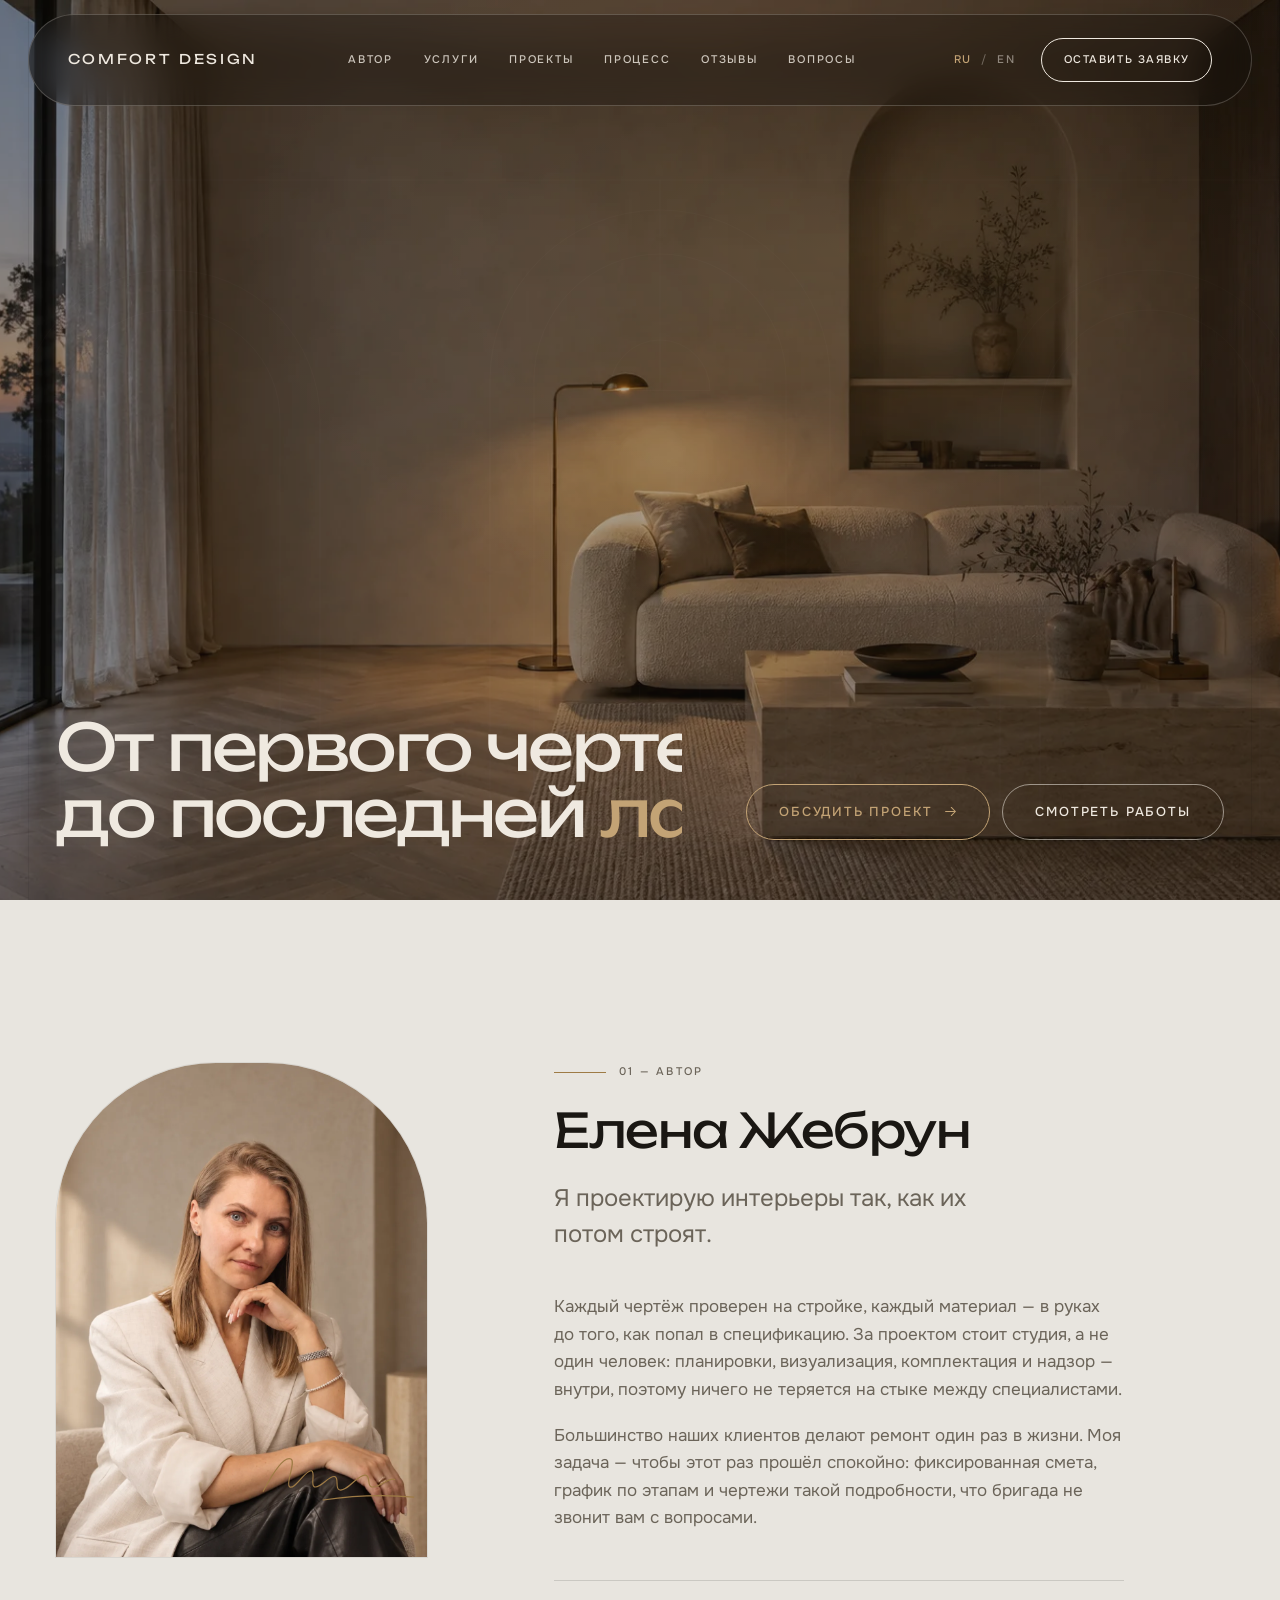
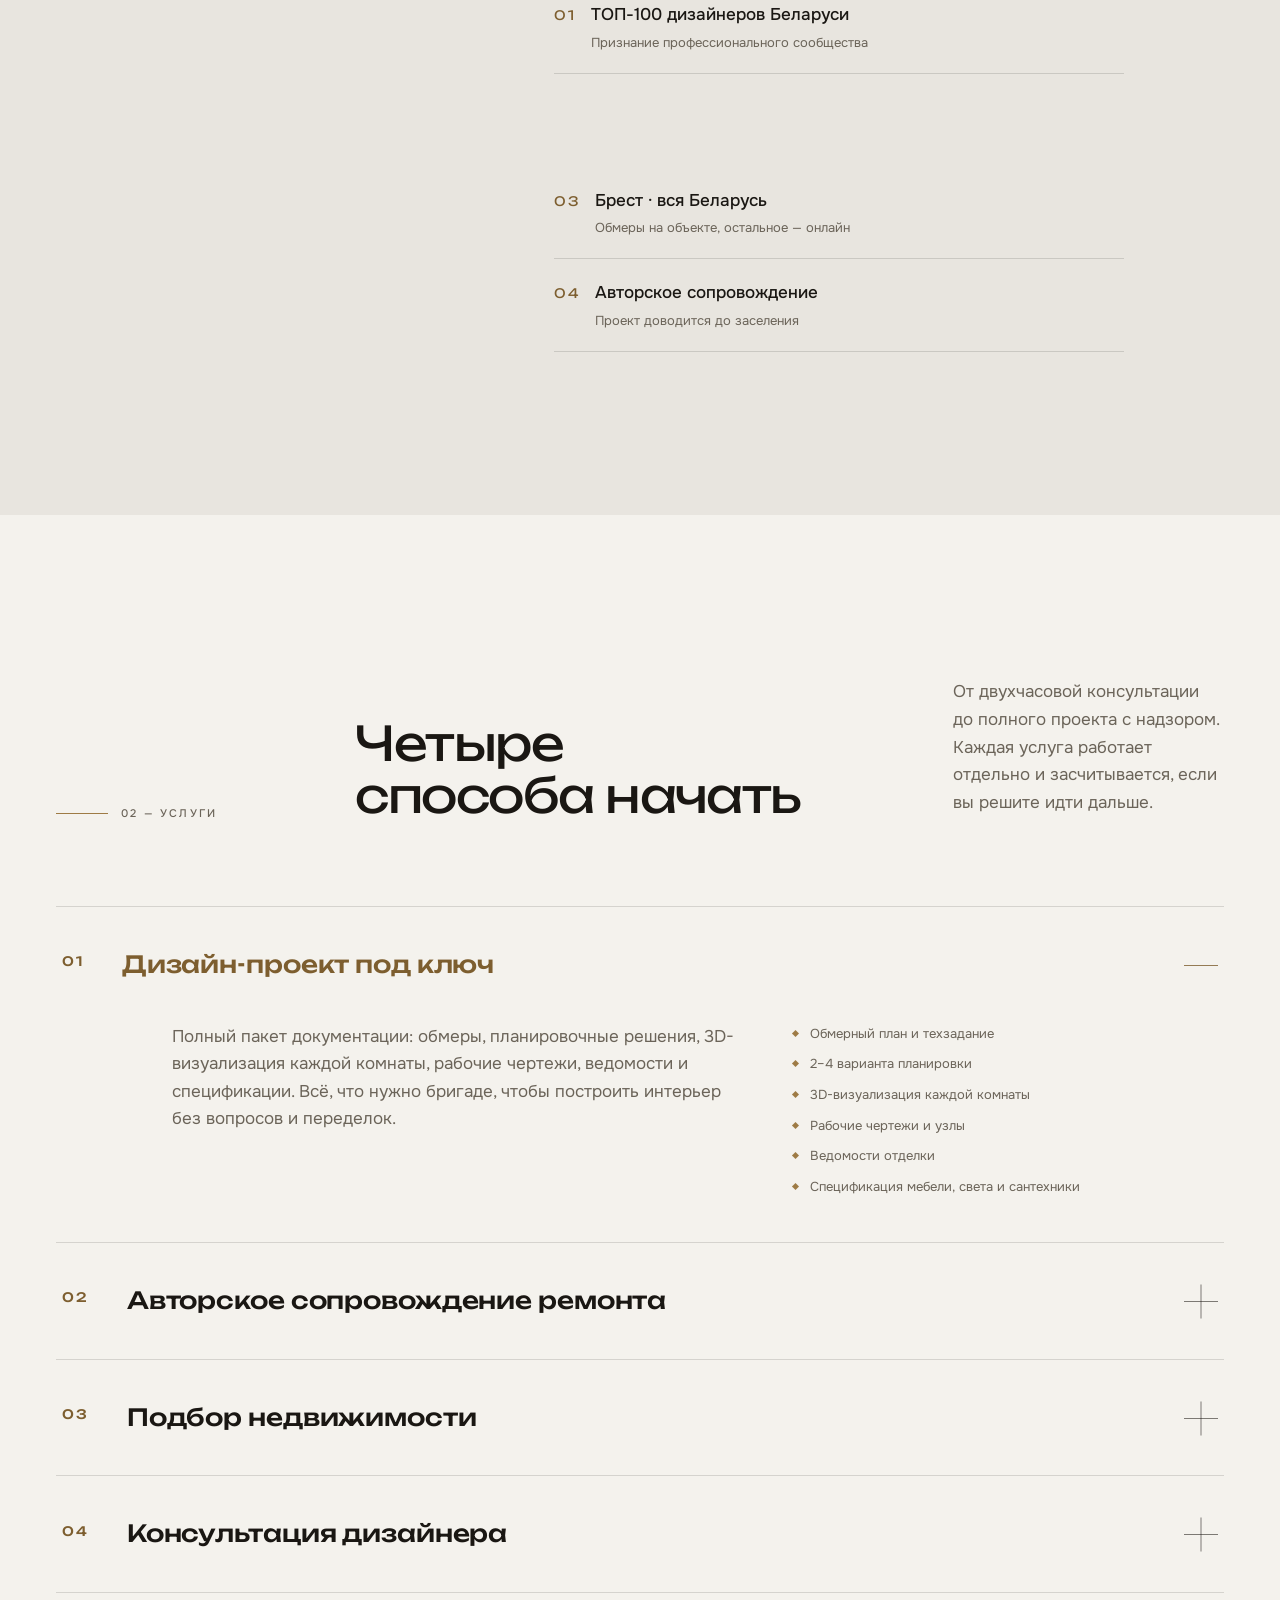
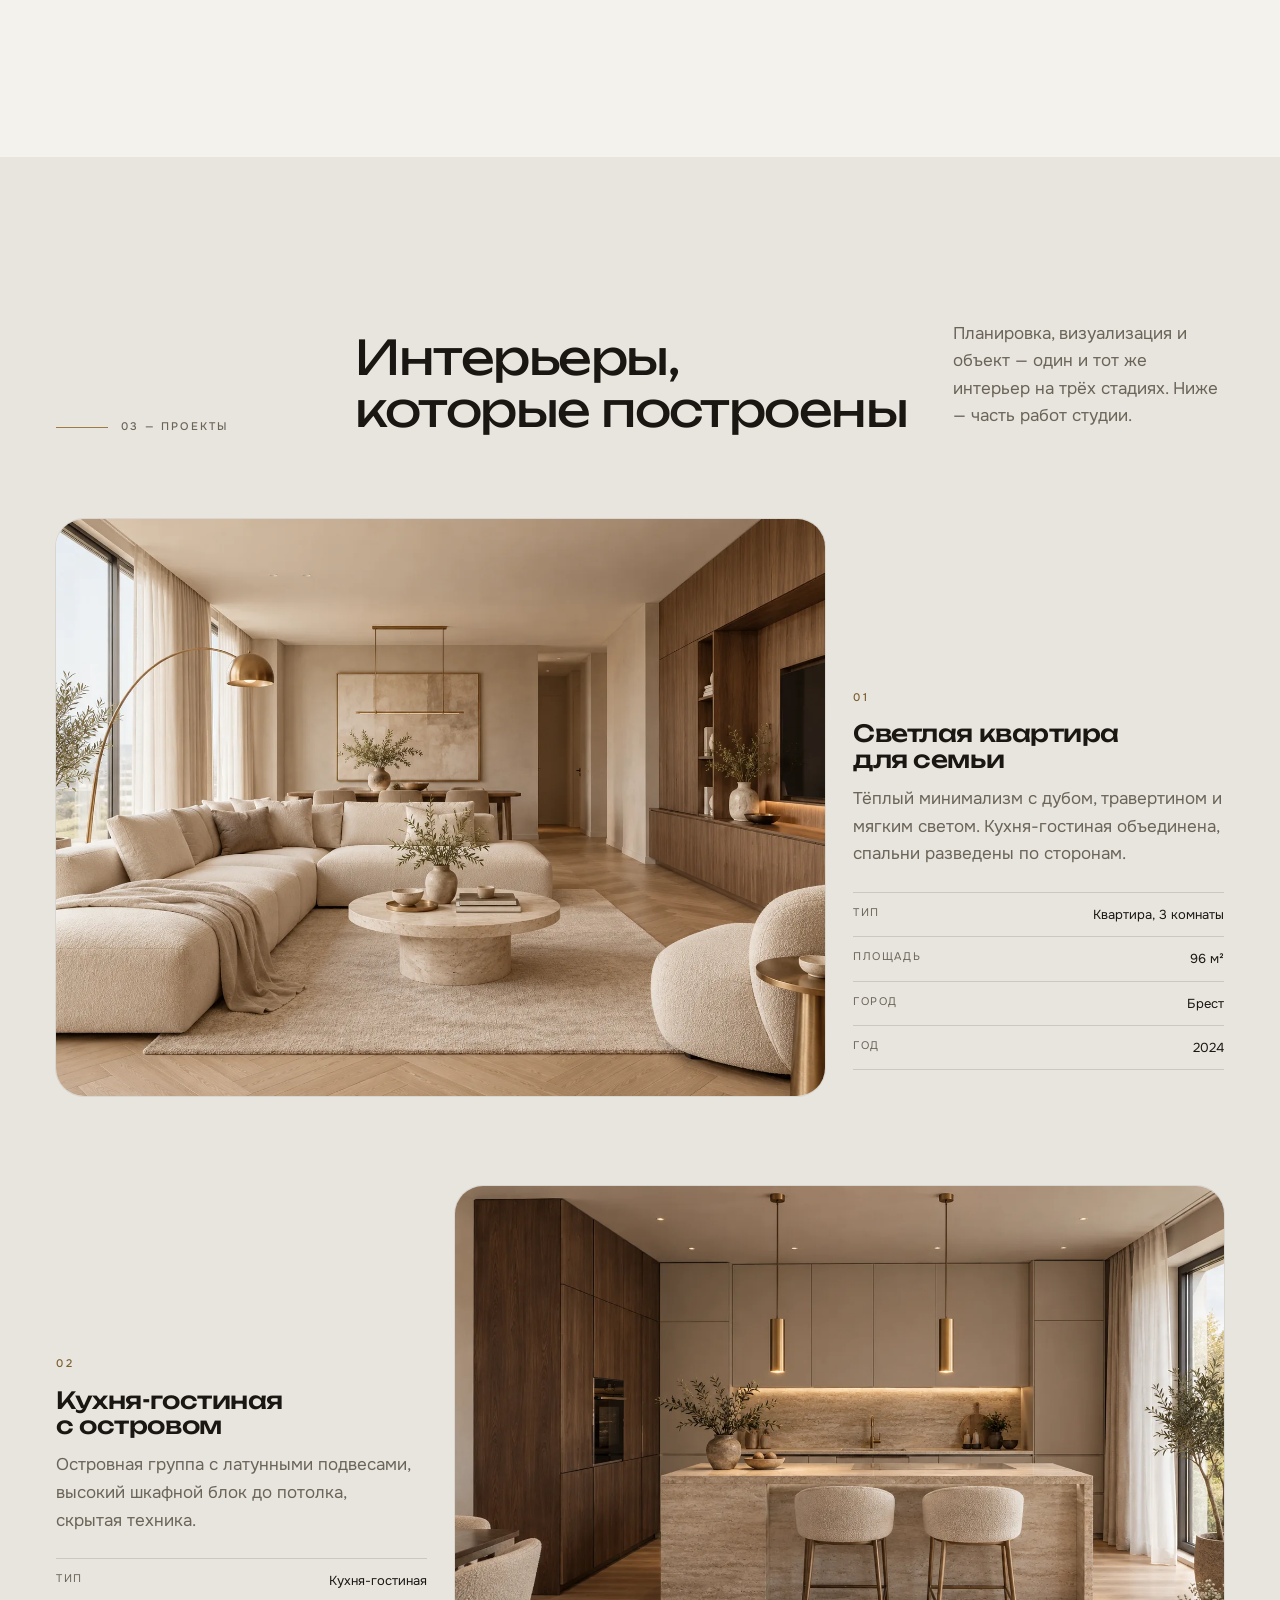
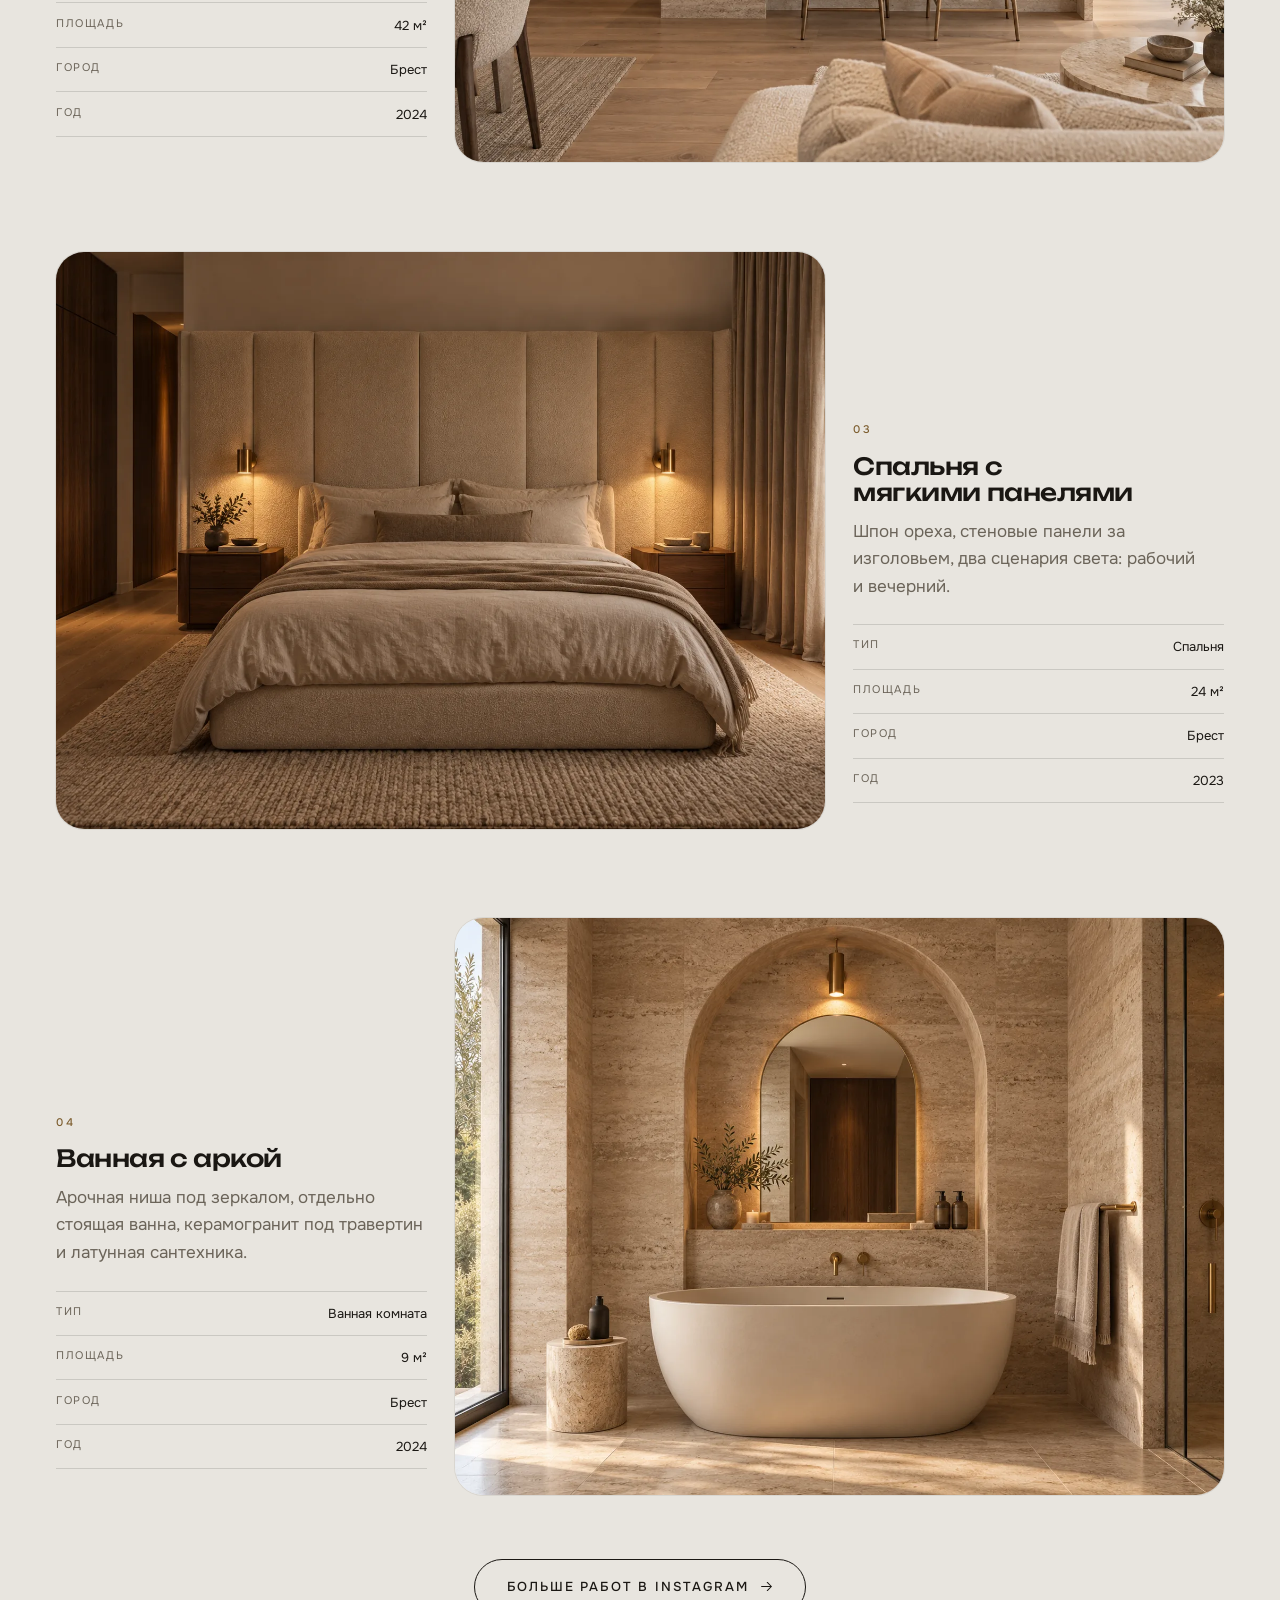
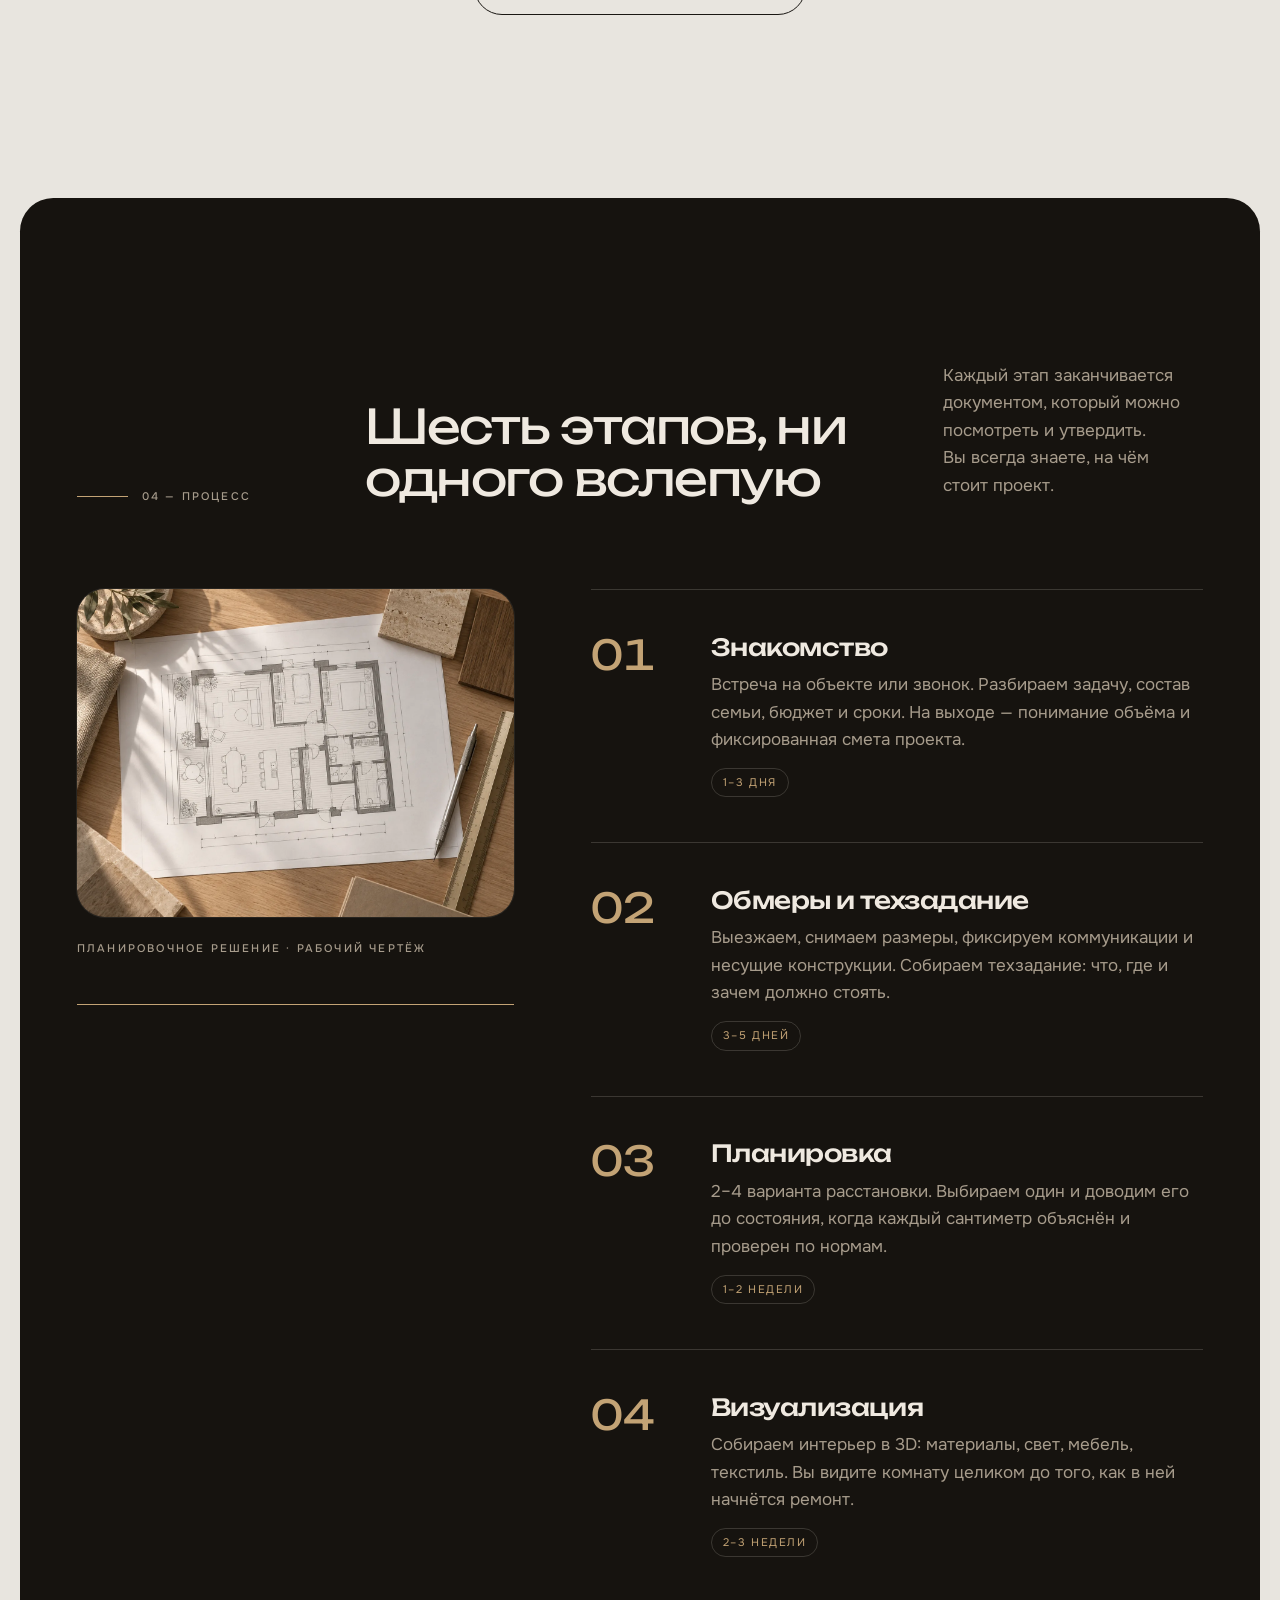
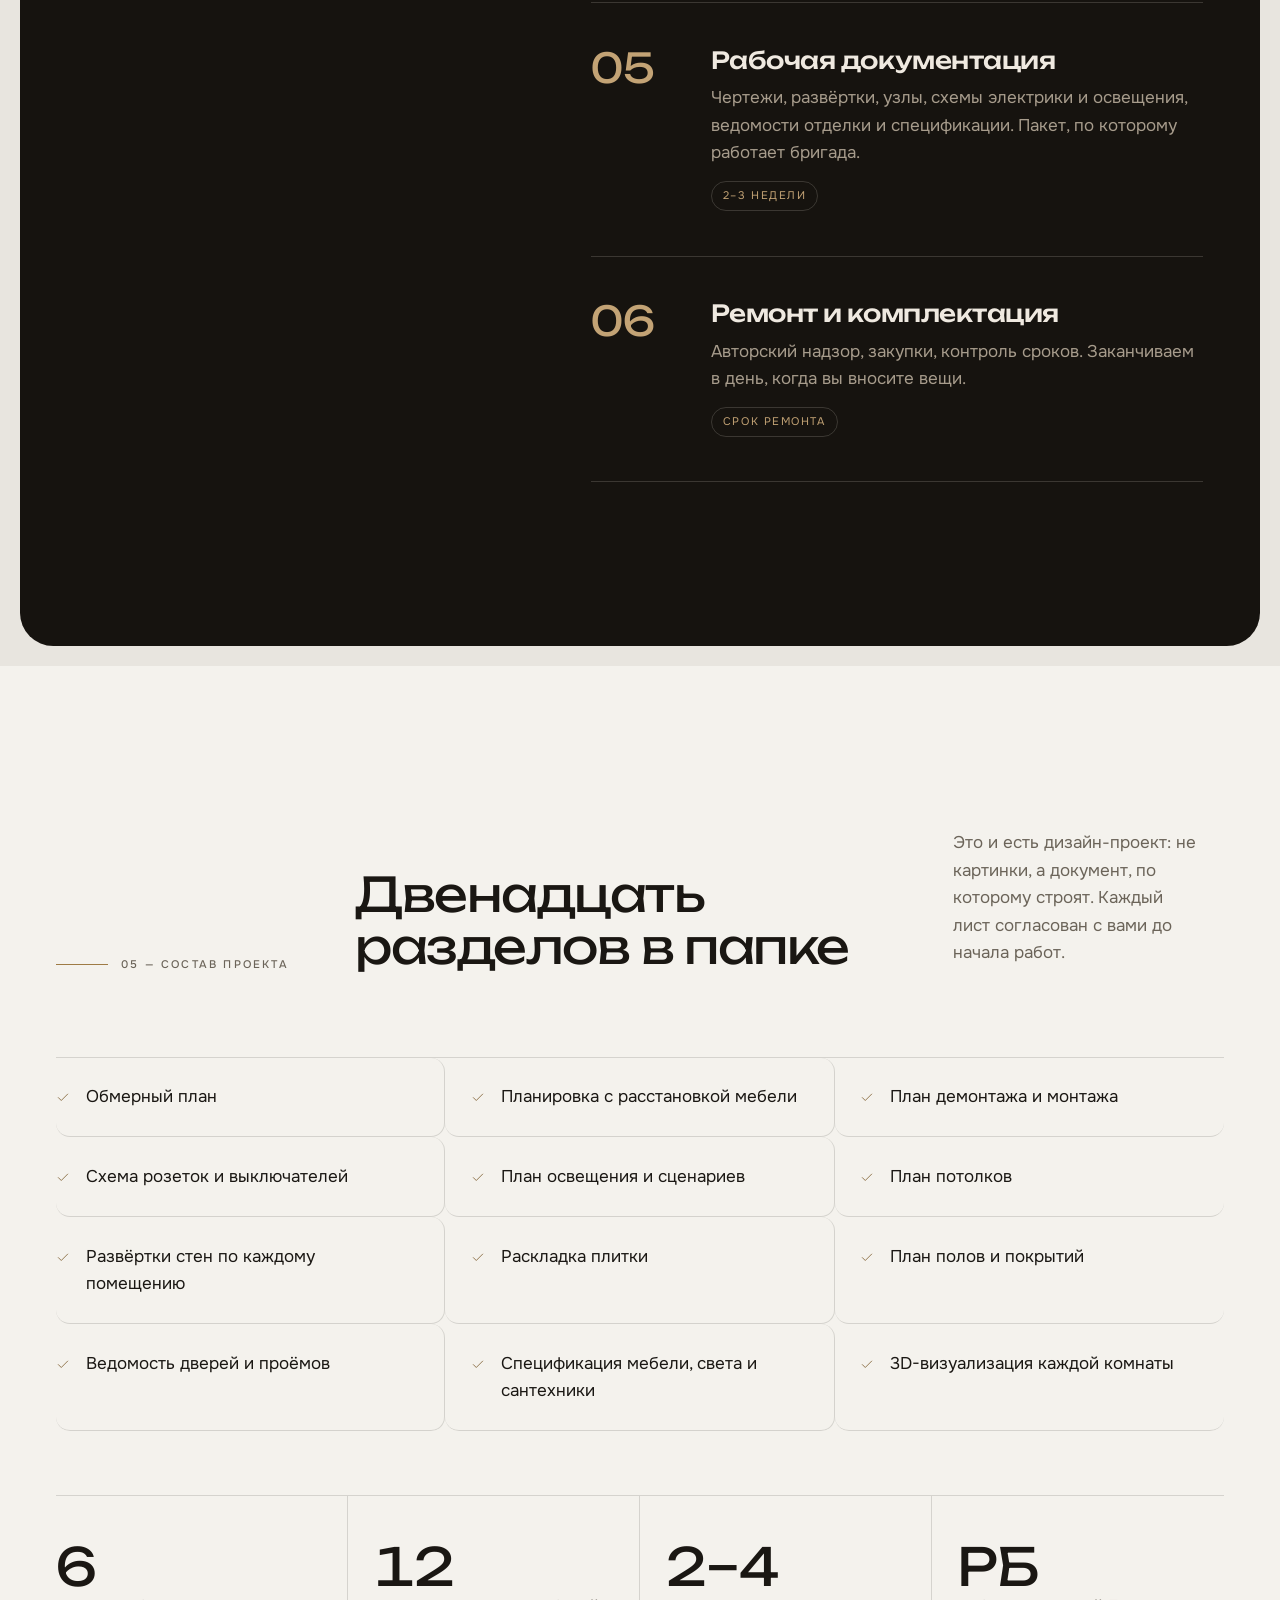
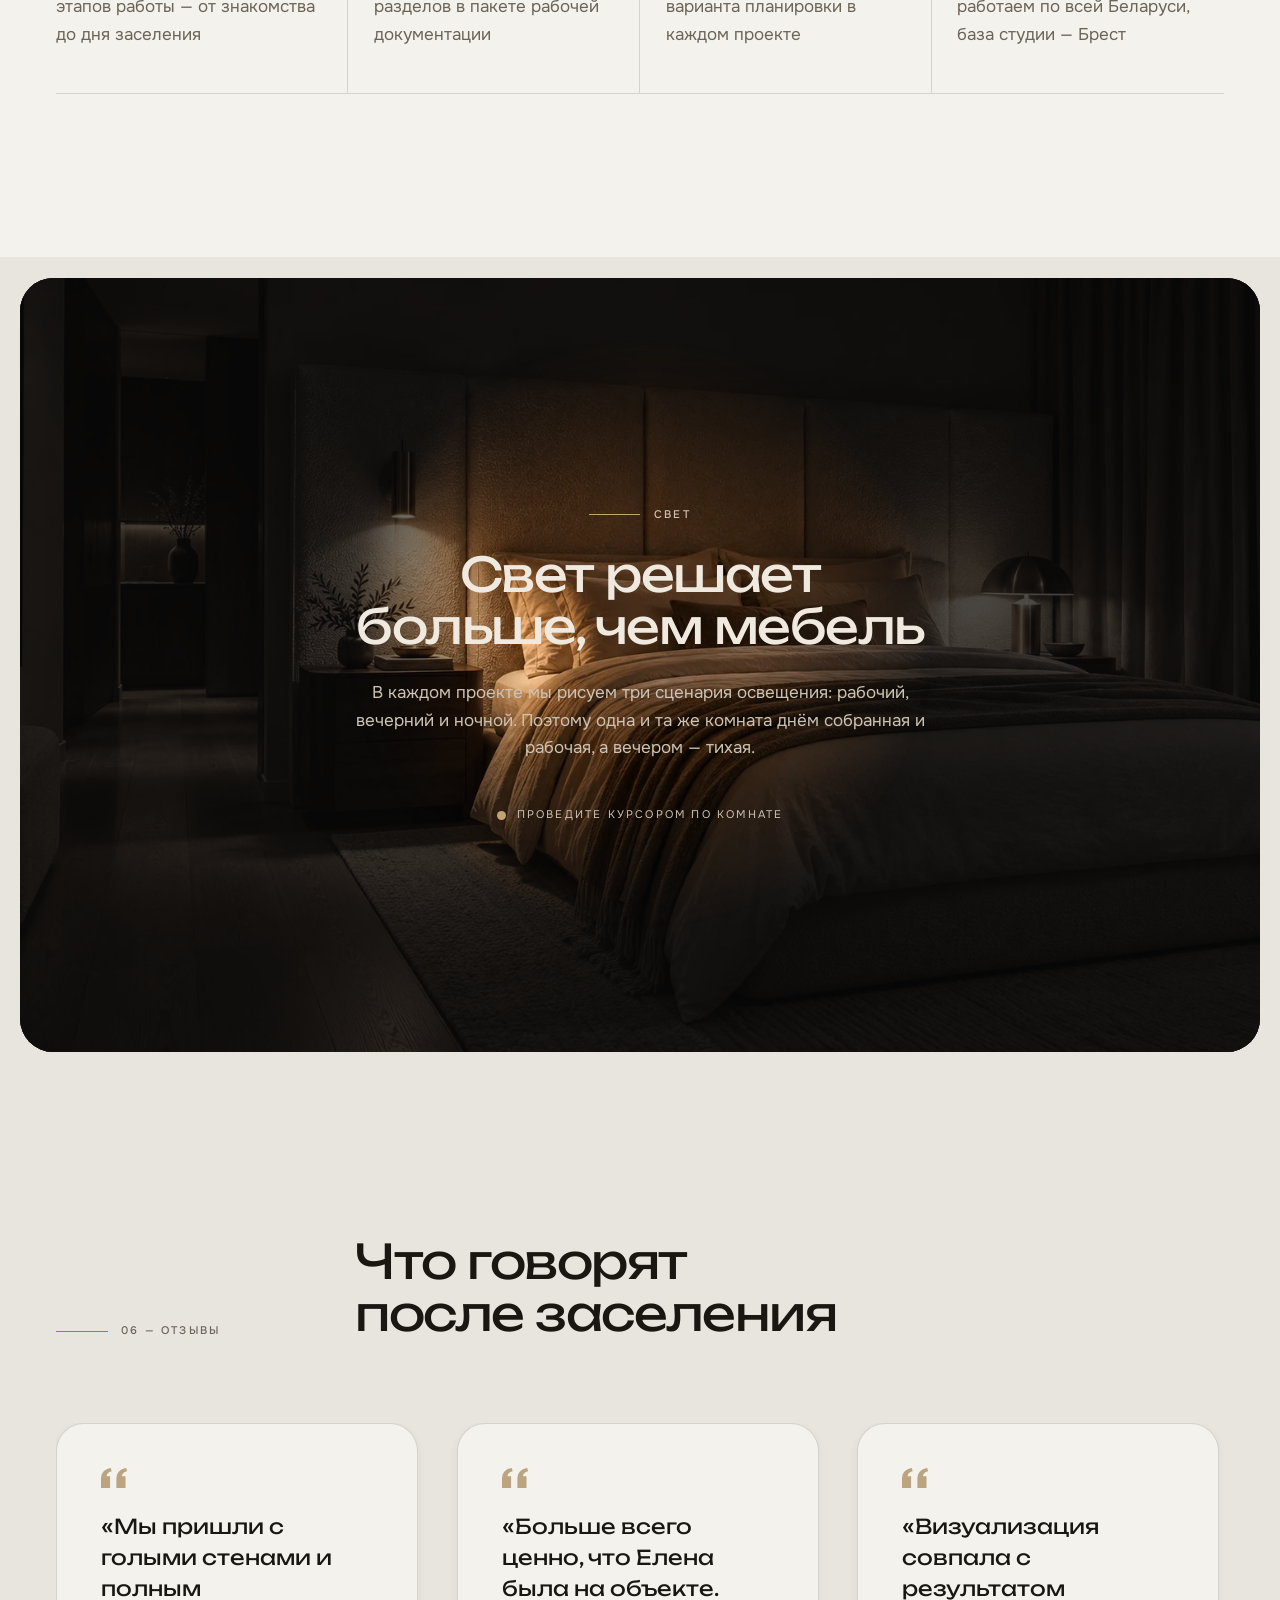
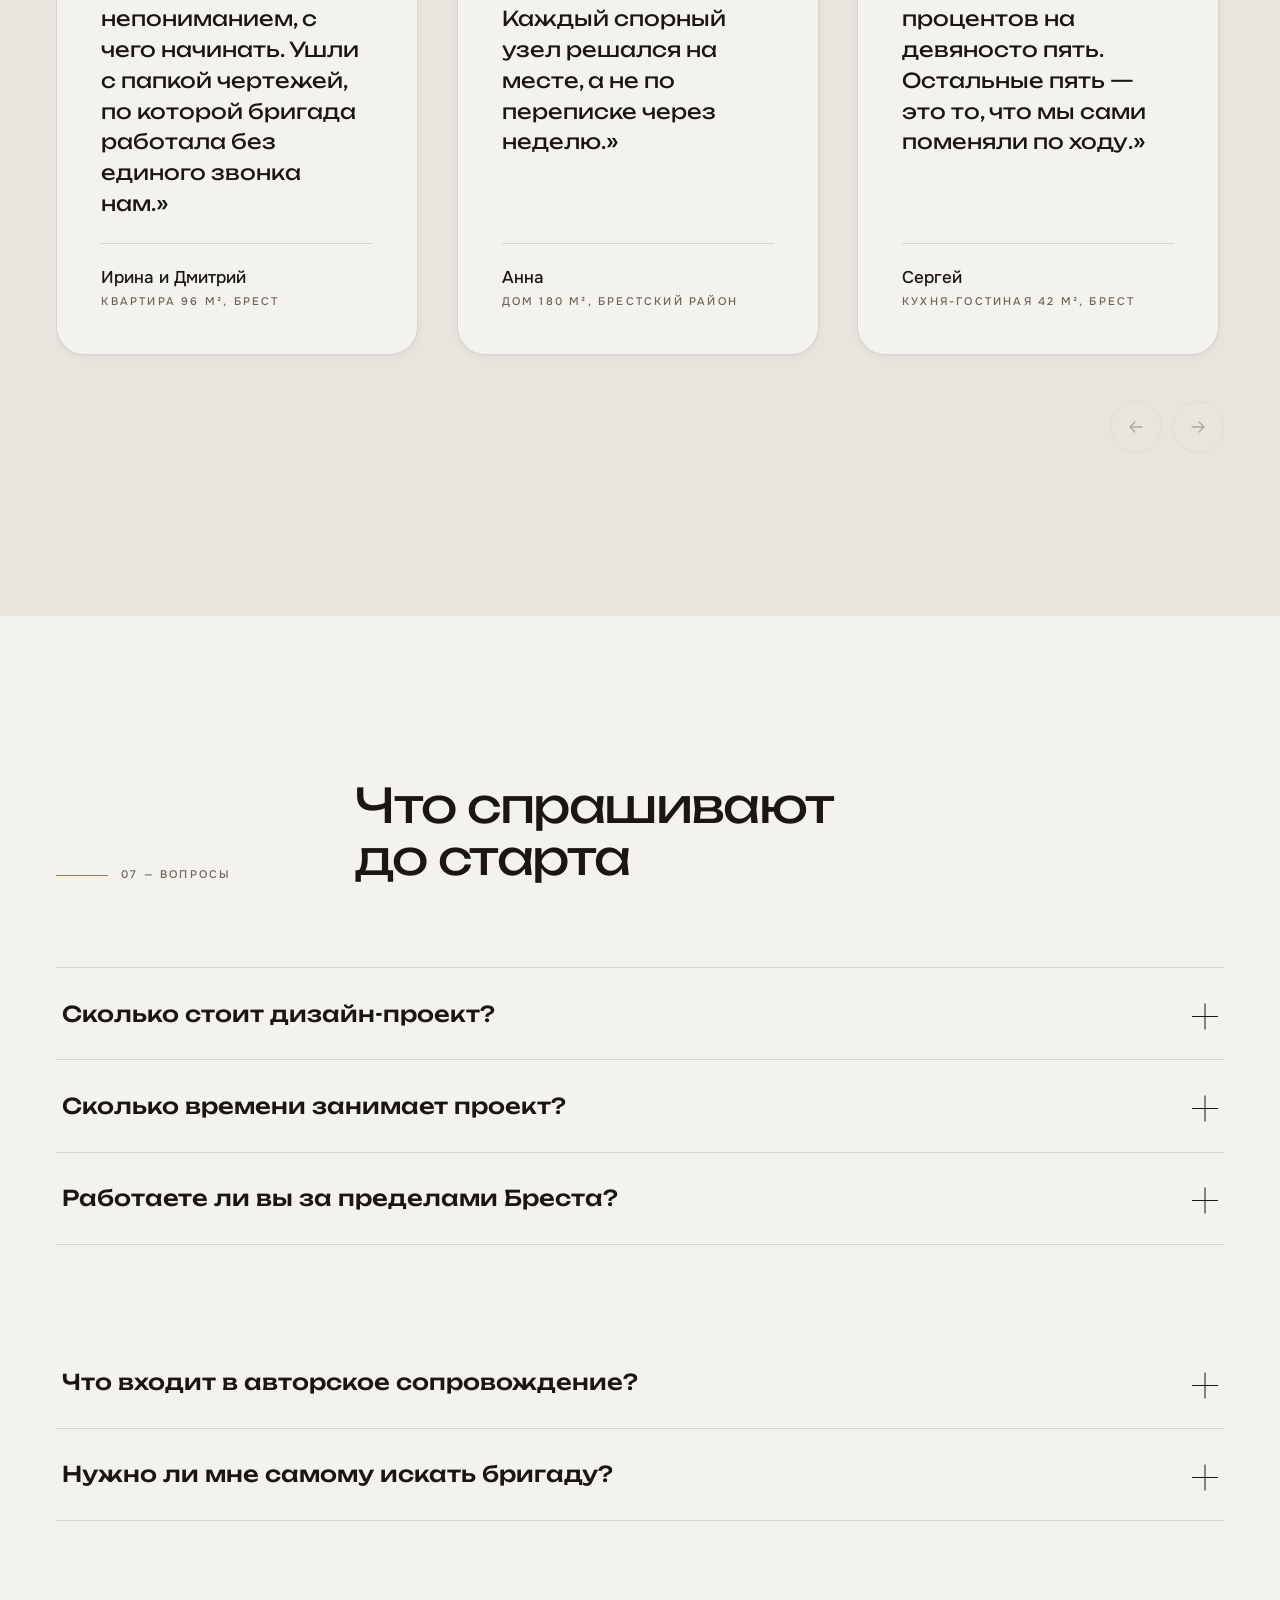
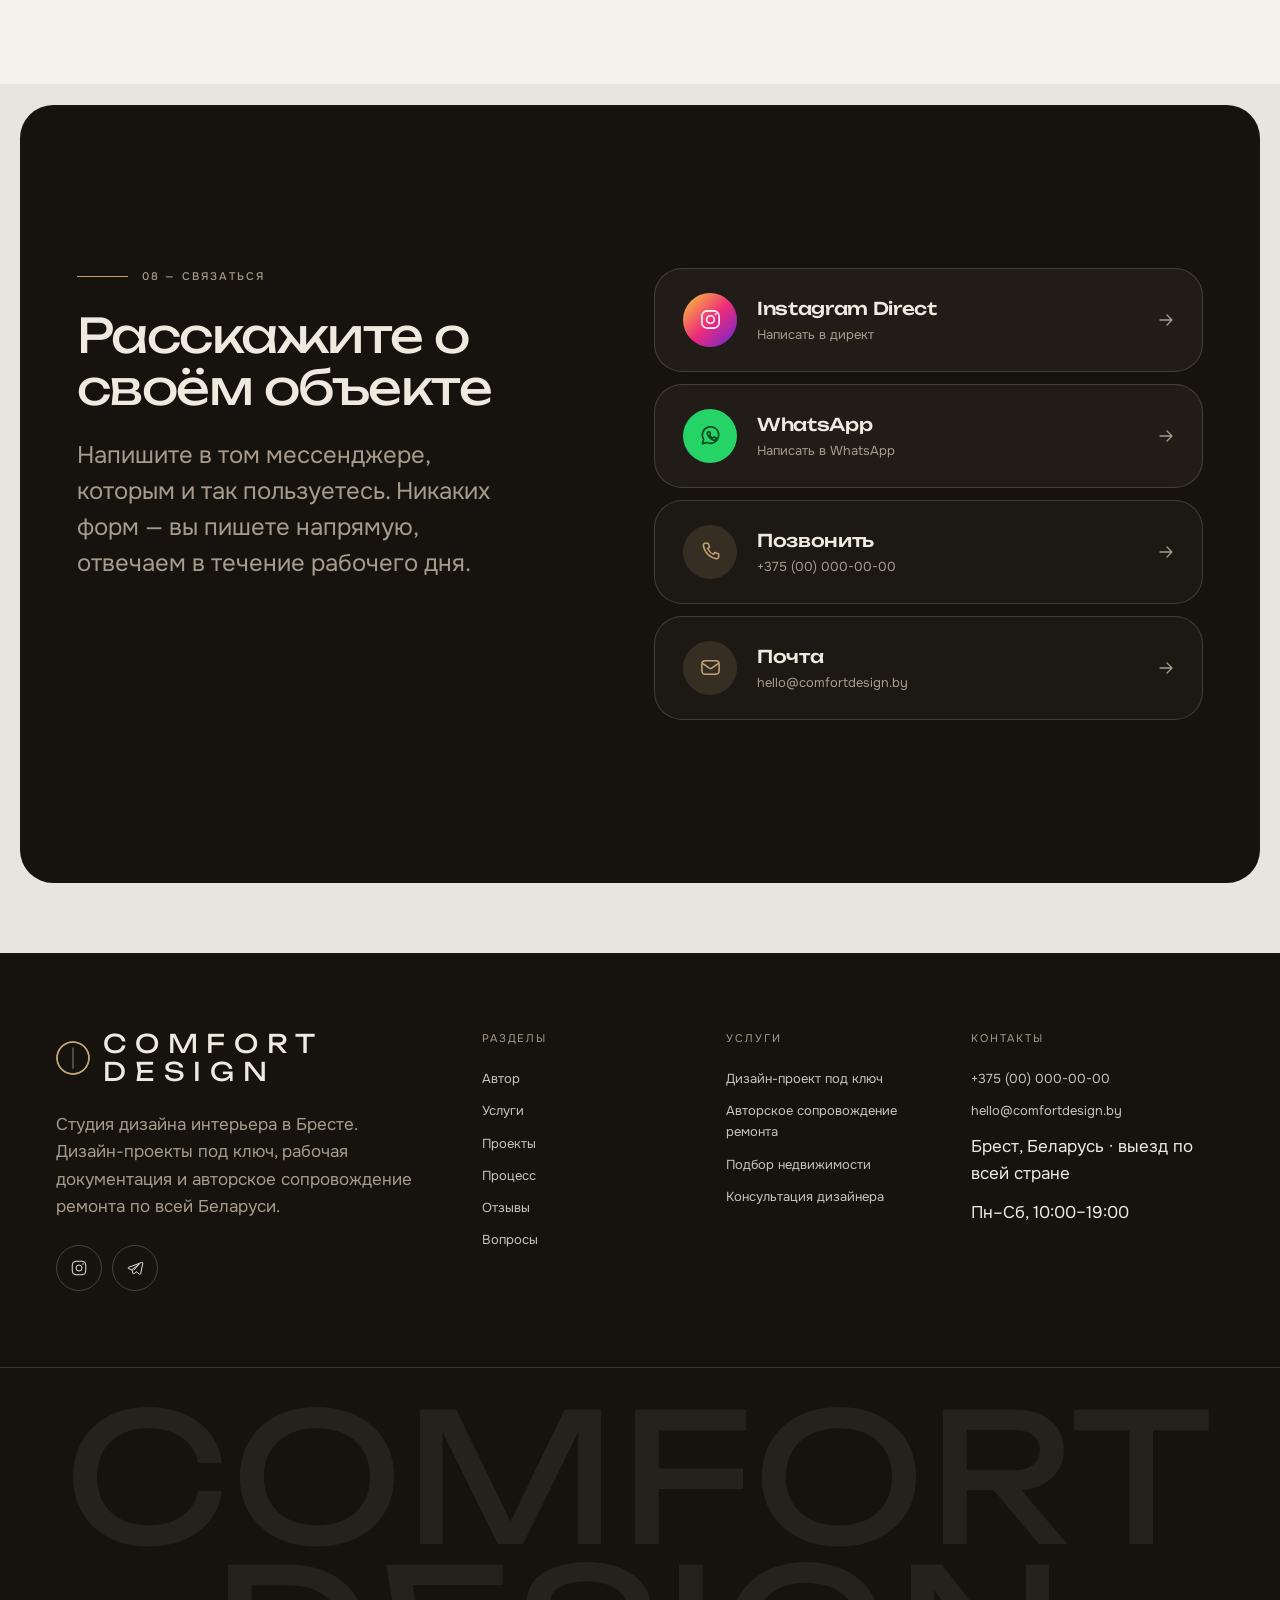
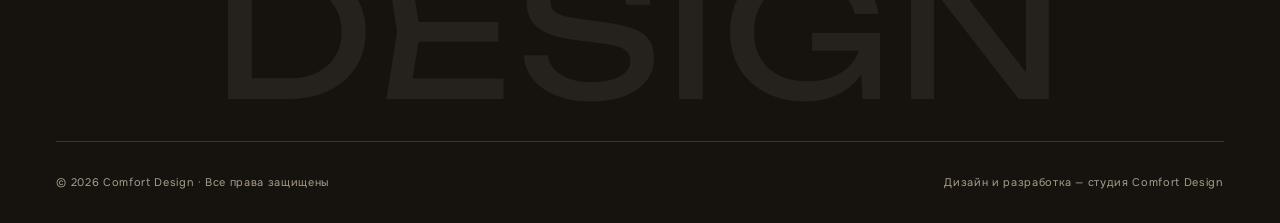
<file: comfort-design/index.html>
<!DOCTYPE html>
<html lang="ru" class="no-js">
<head>
<meta charset="utf-8">
<meta name="viewport" content="width=device-width, initial-scale=1, viewport-fit=cover">
<title data-i18n="meta.title">Comfort Design — дизайн интерьера и ремонт квартир под ключ в Бресте</title>
<meta name="description" data-i18n="meta.desc" data-i18n-attr="content" content="Студия дизайна интерьера Елены Жебрун в Бресте: дизайн-проект квартир и домов под ключ, 3D-визуализация, рабочие чертежи, авторское сопровождение ремонта и подбор недвижимости. Работаем по всей Беларуси.">
<meta name="robots" content="index, follow, max-image-preview:large, max-snippet:-1">
<meta name="author" content="Елена Жебрун · Comfort Design">
<meta name="theme-color" content="#16130f">
<meta name="format-detection" content="telephone=no">
<link rel="canonical" href="https://comfortdesign.by/">

<link rel="alternate" hreflang="ru" href="https://comfortdesign.by/">
<link rel="alternate" hreflang="en" href="https://comfortdesign.by/?lang=en">
<link rel="alternate" hreflang="x-default" href="https://comfortdesign.by/">

<meta property="og:type" content="website">
<meta property="og:site_name" content="Comfort Design">
<meta property="og:locale" content="ru_RU">
<meta property="og:locale:alternate" content="en_GB">
<meta property="og:url" content="https://comfortdesign.by/">
<meta property="og:title" data-i18n="meta.title" data-i18n-attr="content" content="Comfort Design — дизайн интерьера и ремонт квартир под ключ в Бресте">
<meta property="og:description" data-i18n="meta.desc" data-i18n-attr="content" content="Студия дизайна интерьера Елены Жебрун в Бресте: дизайн-проект квартир и домов под ключ, 3D-визуализация, рабочие чертежи, авторское сопровождение ремонта и подбор недвижимости. Работаем по всей Беларуси.">
<meta property="og:image" content="https://comfortdesign.by/assets/img/og.jpg">
<meta property="og:image:width" content="1200">
<meta property="og:image:height" content="630">
<meta property="og:image:alt" content="Comfort Design — студия дизайна интерьера, Брест">
<meta name="twitter:card" content="summary_large_image">
<meta name="twitter:title" data-i18n="meta.title" data-i18n-attr="content" content="Comfort Design — дизайн интерьера и ремонт квартир под ключ в Бресте">
<meta name="twitter:description" data-i18n="meta.desc" data-i18n-attr="content" content="Студия дизайна интерьера Елены Жебрун в Бресте: дизайн-проект квартир и домов под ключ, 3D-визуализация, рабочие чертежи, авторское сопровождение ремонта и подбор недвижимости. Работаем по всей Беларуси.">
<meta name="twitter:image" content="https://comfortdesign.by/assets/img/og.jpg">

<link rel="icon" href="data:image/svg+xml,%3Csvg xmlns=&apos;http://www.w3.org/2000/svg&apos; viewBox=&apos;0 0 32 32&apos;%3E%3Crect width=&apos;32&apos; height=&apos;32&apos; fill=&apos;%2316130f&apos;/%3E%3Ccircle cx=&apos;16&apos; cy=&apos;16&apos; r=&apos;9&apos; fill=&apos;none&apos; stroke=&apos;%23c3a375&apos; stroke-width=&apos;1.4&apos;/%3E%3Cpath d=&apos;M16 7v18&apos; stroke=&apos;%23c3a375&apos; stroke-width=&apos;1.4&apos;/%3E%3C/svg%3E">
<link rel="apple-touch-icon" href="assets/img/apple-touch-icon.png">
<link rel="manifest" href="site.webmanifest">

<link rel="preload" as="font" type="font/woff2" href="assets/fonts/unbounded-cyrillic.woff2" crossorigin>
<link rel="preload" as="font" type="font/woff2" href="assets/fonts/onest-cyrillic.woff2" crossorigin>
<link rel="stylesheet" href="assets/css/fonts.css">
<link rel="stylesheet" href="assets/css/style.css">
<script>document.documentElement.classList.remove('no-js');</script>
</head>
<body>
<div class="pre" id="pre" aria-hidden="true"><span class="pre__n">COMFORT DESIGN</span><span class="pre__bar"></span></div>
<span class="rail rail--l" aria-hidden="true"></span><span class="rail rail--r" aria-hidden="true"></span>
<a class="skip" href="#main" data-i18n="a11y.skip">К содержанию</a>
<header class="hdr" id="hdr">
<div class="hdr__bar">
<div class="shell shell--wide hdr__in">
<a class="brand" href="#top" aria-label="Comfort Design — на главную"><svg class="brand__mark" viewBox="0 0 32 32" aria-hidden="true"><circle cx="16" cy="16" r="15"/><circle class="arc" cx="16" cy="16" r="15" stroke-dasharray="26 68" stroke-linecap="round" fill="none"/><path d="M16 6v20" stroke="currentColor" stroke-width="1" opacity=".5"/></svg><span class="brand__name">Comfort Design<span class="brand__sub" data-i18n="brand.sub">Студия интерьера · Брест</span></span></a>
<nav class="nav" aria-label="Основная навигация">
  <a class="nav__a" href="#about" data-i18n="nav.about">Автор</a>
  <a class="nav__a" href="#services" data-i18n="nav.services">Услуги</a>
  <a class="nav__a" href="#work" data-i18n="nav.work">Проекты</a>
  <a class="nav__a" href="#process" data-i18n="nav.process">Процесс</a>
  <a class="nav__a" href="#reviews" data-i18n="nav.reviews">Отзывы</a>
  <a class="nav__a" href="#faq" data-i18n="nav.faq">Вопросы</a>
</nav>
<div class="hdr__end">
  <div class="lang" role="group" aria-label="Язык сайта / Site language"><button class="lang__b" type="button" data-lang="ru" aria-pressed="true">Ru</button><span class="lang__sep" aria-hidden="true">/</span><button class="lang__b" type="button" data-lang="en" aria-pressed="false">En</button></div>
  <button class="btn btn--nav" type="button" data-cta data-i18n="cta.short">Оставить заявку</button>
  <button class="burger" type="button" id="burger" aria-expanded="false" aria-controls="drawer" aria-label="Открыть меню"><span></span><span></span><span></span></button>
</div>
<span class="hdr__progress" id="hdrProgress" aria-hidden="true"></span>
</div>
</div>
</header>
<div class="drawer" id="drawer" inert>
<nav class="drawer__nav" aria-label="Мобильная навигация">
  <a class="drawer__a" href="#about" style="--i:0"><i>01</i><span data-i18n="nav.about">Автор</span><svg class="drawer__go" viewBox="0 0 16 16" fill="none" stroke="currentColor" stroke-width="1.3" stroke-linecap="round" stroke-linejoin="round" aria-hidden="true"><path d="M2 8h12M9 3l5 5-5 5"/></svg></a>
  <a class="drawer__a" href="#services" style="--i:1"><i>02</i><span data-i18n="nav.services">Услуги</span><svg class="drawer__go" viewBox="0 0 16 16" fill="none" stroke="currentColor" stroke-width="1.3" stroke-linecap="round" stroke-linejoin="round" aria-hidden="true"><path d="M2 8h12M9 3l5 5-5 5"/></svg></a>
  <a class="drawer__a" href="#work" style="--i:2"><i>03</i><span data-i18n="nav.work">Проекты</span><svg class="drawer__go" viewBox="0 0 16 16" fill="none" stroke="currentColor" stroke-width="1.3" stroke-linecap="round" stroke-linejoin="round" aria-hidden="true"><path d="M2 8h12M9 3l5 5-5 5"/></svg></a>
  <a class="drawer__a" href="#process" style="--i:3"><i>04</i><span data-i18n="nav.process">Процесс</span><svg class="drawer__go" viewBox="0 0 16 16" fill="none" stroke="currentColor" stroke-width="1.3" stroke-linecap="round" stroke-linejoin="round" aria-hidden="true"><path d="M2 8h12M9 3l5 5-5 5"/></svg></a>
  <a class="drawer__a" href="#reviews" style="--i:4"><i>05</i><span data-i18n="nav.reviews">Отзывы</span><svg class="drawer__go" viewBox="0 0 16 16" fill="none" stroke="currentColor" stroke-width="1.3" stroke-linecap="round" stroke-linejoin="round" aria-hidden="true"><path d="M2 8h12M9 3l5 5-5 5"/></svg></a>
  <a class="drawer__a" href="#faq" style="--i:5"><i>06</i><span data-i18n="nav.faq">Вопросы</span><svg class="drawer__go" viewBox="0 0 16 16" fill="none" stroke="currentColor" stroke-width="1.3" stroke-linecap="round" stroke-linejoin="round" aria-hidden="true"><path d="M2 8h12M9 3l5 5-5 5"/></svg></a>
</nav>
<div class="drawer__foot">
  <button class="drawer__cta" type="button" data-cta><span class="drawer__cta-dot" aria-hidden="true"></span><span data-i18n="cta.fab">Написать нам</span><svg class="drawer__cta-go" viewBox="0 0 16 16" fill="none" stroke="currentColor" stroke-width="1.3" stroke-linecap="round" stroke-linejoin="round" aria-hidden="true"><path d="M2 8h12M9 3l5 5-5 5"/></svg></button>
  <p class="drawer__note" data-i18n="drawer.note">Instagram, WhatsApp или звонок — отвечаем в течение рабочего дня</p>
  <div class="lang" role="group" aria-label="Язык сайта / Site language"><button class="lang__b" type="button" data-lang="ru" aria-pressed="true">Ru</button><span class="lang__sep" aria-hidden="true">/</span><button class="lang__b" type="button" data-lang="en" aria-pressed="false">En</button></div>
  <a class="link" href="https://www.instagram.com/comfort_design_brest/" target="_blank" rel="noopener noreferrer">Instagram</a>
  <p class="micro" data-i18n="foot.city">Брест, Беларусь · выезд по всей стране</p>
</div>
</div>
<main id="main">
<section class="hero" id="top" data-anim>
<div class="hero__bg"><svg class="hero__draft" viewBox="0 0 1600 900" preserveAspectRatio="xMidYMid slice" aria-hidden="true"><g fill="none" stroke="#efe9e0" stroke-opacity=".16" stroke-width="1" stroke-linecap="round"><path d="M180 820V420a150 150 0 0 1 300 0v400"/><path d="M220 820V420a110 110 0 0 1 220 0v400"/><path d="M650 820V380a170 170 0 0 1 340 0v440"/><path d="M694 820V380a126 126 0 0 1 252 0v440"/><path d="M1160 820V420a150 150 0 0 1 300 0v400"/><path d="M1200 820V420a110 110 0 0 1 220 0v400"/><path d="M0 820h1600M0 846h1600M0 180h1600"/><path d="M700 700h240v14H700zM724 714v106M916 714v106"/><path d="M800 660c0-28 14-40 30-40s30 12 30 40v40h-60z"/><path d="M820 180v210M770 390a50 50 0 0 1 100 0z"/></g></svg><img class="hero__img" src="assets/img/hero.webp" alt="" width="1672" height="941" loading="eager" fetchpriority="high" decoding="async"><span class="hero__wash" aria-hidden="true"></span><span class="hero__vig" aria-hidden="true"></span></div>
<div class="shell shell--wide hero__body">
<h1 class="hero__motto"><span class="hero__line" style="--i:0"><span data-i18n="hero.l1">От первого чертежа</span></span><span class="hero__line" style="--i:1"><span data-i18n="hero.l2" data-i18n-html>до последней <em>лампы</em></span></span></h1>
<div class="hero__cta"><button class="btn btn--accent" type="button" data-cta data-i18n="cta.discuss">Обсудить проект<svg class="btn__ico" viewBox="0 0 16 16" fill="none" stroke="currentColor" stroke-width="1.3" stroke-linecap="round" stroke-linejoin="round" aria-hidden="true"><path d="M2 8h12M9 3l5 5-5 5"/></svg></button><a class="btn" href="#work" data-i18n="cta.work">Смотреть работы</a></div>
</div>
</section>
<section class="section" id="about" data-nav-theme="light">
<div class="shell">
<div class="grid grid--12">
<div class="about__portrait" data-reveal="zoom">
<figure class="frame frame--r34 frame--arch" data-draft="studio"><span class="frame__in"><svg class="frame__draft" viewBox="0 0 900 1200" preserveAspectRatio="xMidYMid slice" aria-hidden="true" focusable="false"><path class="ln ln--soft" d="M0 84H900"/><path class="ln" d="M150 170h330v600H150z"/><path class="fill-warm" d="M150 170h330v600H150z"/><path class="ln ln--soft" d="M315 170v600M150 420h330M150 620h330"/><path class="fill-warm" d="M150 770h330l214 190H40z"/><path class="ln" d="M108 150v640M108 150h44M130 150c0 214-16 420-22 640"/><path class="ln" d="M522 150v640M522 150h-44M500 150c0 214 16 420 22 640"/><path class="ln" d="M330 900h300v170H330z"/><path class="ln" d="M330 900c0-84 22-116 74-116h152c52 0 74 32 74 116"/><path class="ln ln--soft" d="M404 900V784M556 900V784"/><path class="ln" d="M330 1070v34M630 1070v34"/><path class="ln ln--soft" d="M398 876c0-30 14-44 34-44s34 14 34 44"/><path class="ln ln--accent" d="M666 330h150l-28 116h-94z"/><path class="ln" d="M741 446v568M694 1014h94"/><ellipse class="fill-warm" cx="741" cy="450" rx="160" ry="190"/><path class="ln" d="M654 830h190v14H654z"/><path class="ln" d="M678 844v140M820 844v140"/><path class="ln ln--soft" d="M700 800h96v30h-96zM708 800v30M740 800v30M772 800v30"/><ellipse class="fill-shade" cx="470" cy="1120" rx="360" ry="64"/><path class="ln ln--soft" d="M0 1060h900M0 1084h900"/></svg><img class="frame__photo" src="assets/img/elena.webp" alt="Елена Жебрун — дизайнер интерьера и основатель студии Comfort Design, Брест" width="1086" height="1448" loading="lazy" decoding="async" sizes="(min-width:60rem) 33vw, 92vw"></span></figure>
<svg class="about__sig" viewBox="0 0 260 90" aria-hidden="true"><path d="M14 66c18-34 30-48 38-44 7 4-8 34-2 38 7 5 22-24 30-22 6 2-2 20 4 22 8 3 20-16 28-14 6 2 0 16 6 18 10 4 26-22 36-20 7 1 2 14 8 16 9 3 24-14 32-10"/><path d="M96 78c40-6 82-8 124-4"/></svg>
</div>
<div class="about__text">
<p class="eyebrow" data-i18n="about.eyebrow">01 — Автор</p>
<h2 class="mt-3" data-i18n="about.h">Елена Жебрун</h2>
<p class="lead mt-3" style="max-width:40ch" data-i18n="about.lead">Я проектирую интерьеры так, как их потом строят.</p>
<div class="prose mt-4"><p data-i18n="about.p1">Каждый чертёж проверен на стройке, каждый материал — в руках до того, как попал в спецификацию. За проектом стоит студия, а не один человек: планировки, визуализация, комплектация и надзор — внутри, поэтому ничего не теряется на стыке между специалистами.</p><p data-i18n="about.p2">Большинство наших клиентов делают ремонт один раз в жизни. Моя задача — чтобы этот раз прошёл спокойно: фиксированная смета, график по этапам и чертежи такой подробности, что бригада не звонит вам с вопросами.</p></div>
<div class="creds">
  <div class="creds__i" data-reveal="up" style="--i:0"><span class="creds__n">01</span><span class="creds__t"><b data-i18n="cred.t0">ТОП-100 дизайнеров Беларуси</b><span data-i18n="cred.s0">Признание профессионального сообщества</span></span></div>
  <div class="creds__i" data-reveal="up" style="--i:1"><span class="creds__n">02</span><span class="creds__t"><b data-i18n="cred.t1">Лауреат премии Kukha Award</b><span data-i18n="cred.s1">Награда за реализованные интерьеры</span></span></div>
  <div class="creds__i" data-reveal="up" style="--i:2"><span class="creds__n">03</span><span class="creds__t"><b data-i18n="cred.t2">Брест · вся Беларусь</b><span data-i18n="cred.s2">Обмеры на объекте, остальное — онлайн</span></span></div>
  <div class="creds__i" data-reveal="up" style="--i:3"><span class="creds__n">04</span><span class="creds__t"><b data-i18n="cred.t3">Авторское сопровождение</b><span data-i18n="cred.s3">Проект доводится до заселения</span></span></div>
</div>
</div>
</div>
</div>
</section>
<section class="section" id="services" data-nav-theme="light" style="--bg:var(--paper)">
<div class="shell">
<div class="section__head">
  <p class="eyebrow" data-reveal="up" data-i18n="svc.eyebrow">02 — Услуги</p>
  <h2 class="section__title" data-reveal="up" style="--i:1" data-i18n="svc.h">Четыре способа начать</h2>
  <p class="section__aside" data-reveal="up" style="--i:2" data-i18n="svc.aside">От двухчасовой консультации до полного проекта с надзором. Каждая услуга работает отдельно и засчитывается, если вы решите идти дальше.</p>
</div>
<div class="svc">
<div class="svc__row is-open" data-reveal="up" style="--i:0">
  <h3><button class="svc__btn" type="button" aria-expanded="true" aria-controls="svc-p0" id="svc-b0"><span class="svc__n">01</span><span class="svc__t" data-i18n="svc.t0">Дизайн-проект под ключ</span><span class="svc__plus" aria-hidden="true"></span></button></h3>
  <div class="svc__panel" id="svc-p0" role="region" aria-labelledby="svc-b0"><div class="svc__panelIn"><div class="svc__inner">
    <span class="svc__spacer" aria-hidden="true"></span>
    <p class="prose" data-i18n="svc.b0">Полный пакет документации: обмеры, планировочные решения, 3D-визуализация каждой комнаты, рабочие чертежи, ведомости и спецификации. Всё, что нужно бригаде, чтобы построить интерьер без вопросов и переделок.</p>
    <ul class="svc__list">
      <li><span data-i18n="svc.0.i0">Обмерный план и техзадание</span></li>
      <li><span data-i18n="svc.0.i1">2–4 варианта планировки</span></li>
      <li><span data-i18n="svc.0.i2">3D-визуализация каждой комнаты</span></li>
      <li><span data-i18n="svc.0.i3">Рабочие чертежи и узлы</span></li>
      <li><span data-i18n="svc.0.i4">Ведомости отделки</span></li>
      <li><span data-i18n="svc.0.i5">Спецификация мебели, света и сантехники</span></li>
    </ul>
  </div></div></div>
</div>
<div class="svc__row" data-reveal="up" style="--i:1">
  <h3><button class="svc__btn" type="button" aria-expanded="false" aria-controls="svc-p1" id="svc-b1"><span class="svc__n">02</span><span class="svc__t" data-i18n="svc.t1">Авторское сопровождение ремонта</span><span class="svc__plus" aria-hidden="true"></span></button></h3>
  <div class="svc__panel" id="svc-p1" role="region" aria-labelledby="svc-b1"><div class="svc__panelIn"><div class="svc__inner">
    <span class="svc__spacer" aria-hidden="true"></span>
    <p class="prose" data-i18n="svc.b1">Я держу проект на объекте: выезды по графику, контроль узлов, ответы подрядчикам, корректировки по факту. Вам не нужно переводить чертежи на язык стройки — это моя работа.</p>
    <ul class="svc__list">
      <li><span data-i18n="svc.1.i0">Выезды на объект по графику</span></li>
      <li><span data-i18n="svc.1.i1">Контроль соответствия чертежам</span></li>
      <li><span data-i18n="svc.1.i2">Связь с прорабом и подрядчиками</span></li>
      <li><span data-i18n="svc.1.i3">Решения по факту вскрытия</span></li>
      <li><span data-i18n="svc.1.i4">Комплектация и закупки</span></li>
      <li><span data-i18n="svc.1.i5">Контроль сроков поставок</span></li>
    </ul>
  </div></div></div>
</div>
<div class="svc__row" data-reveal="up" style="--i:2">
  <h3><button class="svc__btn" type="button" aria-expanded="false" aria-controls="svc-p2" id="svc-b2"><span class="svc__n">03</span><span class="svc__t" data-i18n="svc.t2">Подбор недвижимости</span><span class="svc__plus" aria-hidden="true"></span></button></h3>
  <div class="svc__panel" id="svc-p2" role="region" aria-labelledby="svc-b2"><div class="svc__panelIn"><div class="svc__inner">
    <span class="svc__spacer" aria-hidden="true"></span>
    <p class="prose" data-i18n="svc.b2">Смотрю квартиру или дом до сделки: что в этой планировке можно изменить, что нельзя, во что обойдётся ремонт. Решение о покупке принимается с планировкой на руках, а не после.</p>
    <ul class="svc__list">
      <li><span data-i18n="svc.2.i0">Оценка планировочного потенциала</span></li>
      <li><span data-i18n="svc.2.i1">Что можно и нельзя переносить</span></li>
      <li><span data-i18n="svc.2.i2">Предварительный бюджет ремонта</span></li>
      <li><span data-i18n="svc.2.i3">Эскиз планировки до покупки</span></li>
      <li><span data-i18n="svc.2.i4">Сравнение нескольких объектов</span></li>
    </ul>
  </div></div></div>
</div>
<div class="svc__row" data-reveal="up" style="--i:3">
  <h3><button class="svc__btn" type="button" aria-expanded="false" aria-controls="svc-p3" id="svc-b3"><span class="svc__n">04</span><span class="svc__t" data-i18n="svc.t3">Консультация дизайнера</span><span class="svc__plus" aria-hidden="true"></span></button></h3>
  <div class="svc__panel" id="svc-p3" role="region" aria-labelledby="svc-b3"><div class="svc__panelIn"><div class="svc__inner">
    <span class="svc__spacer" aria-hidden="true"></span>
    <p class="prose" data-i18n="svc.b3">Два часа разбора вашей ситуации: планировка, бюджет, последовательность работ, материалы, типичные ошибки на вашем объекте. С конспектом и понятным следующим шагом на выходе.</p>
    <ul class="svc__list">
      <li><span data-i18n="svc.3.i0">Разбор существующей планировки</span></li>
      <li><span data-i18n="svc.3.i1">Приоритеты бюджета</span></li>
      <li><span data-i18n="svc.3.i2">Последовательность работ</span></li>
      <li><span data-i18n="svc.3.i3">Подбор материалов и решений</span></li>
      <li><span data-i18n="svc.3.i4">Конспект встречи</span></li>
    </ul>
  </div></div></div>
</div>
</div>
</div>
</section>
<section class="section" id="work" data-nav-theme="light">
<div class="shell shell--wide">
<div class="section__head">
  <p class="eyebrow" data-reveal="up" data-i18n="work.eyebrow">03 — Проекты</p>
  <h2 class="section__title" data-reveal="up" style="--i:1" data-i18n="work.h">Интерьеры, которые построены</h2>
  <p class="section__aside" data-reveal="up" style="--i:2" data-i18n="work.aside">Планировка, визуализация и объект — один и тот же интерьер на трёх стадиях. Ниже — часть работ студии.</p>
</div>
<div class="work">
<article class="work__i">
  <div class="work__media" data-reveal="zoom"><figure class="frame frame--r43 frame-link" data-draft="living"><span class="frame__in"><svg class="frame__draft" viewBox="0 0 1200 800" preserveAspectRatio="xMidYMid slice" aria-hidden="true" focusable="false"><path class="ln ln--soft" d="M0 96H1200"/><path class="ln" d="M96 150h330v420H96z"/><path class="ln ln--soft" d="M261 150v420M96 330h330"/><path class="fill-warm" d="M96 150h330v420H96z"/><path class="fill-warm" d="M96 570h330l188 116H60z"/><path class="ln" d="M60 132v460M60 132h40M78 132c0 160 -14 300 -18 460"/><path class="ln" d="M452 132v460M452 132h-38M434 132c0 160 14 300 18 460"/><path class="ln" d="M470 470h330v130H470z"/><path class="ln" d="M470 470c0-46 12-62 42-62h246c30 0 42 16 42 62"/><path class="ln ln--soft" d="M512 470v-58M758 470v-58M635 408v62"/><path class="ln" d="M470 600v-18M800 600v-18"/><path class="ln ln--soft" d="M498 444c0-26 12-38 26-38s26 12 26 38M720 444c0-26 12-38 26-38s26 12 26 38"/><path class="ln" d="M528 626h214v10H528z"/><path class="ln" d="M556 636v40M714 636v40"/><path class="fill-shade" d="M528 626h214v10H528z"/><path class="ln ln--accent" d="M930 246h120l-22 92H952z"/><path class="ln" d="M990 338v246M944 584h92"/><ellipse class="fill-warm" cx="990" cy="340" rx="118" ry="96"/><path class="ln" d="M1076 452h112v132h-112z"/><path class="ln ln--soft" d="M1076 508h112"/><path class="ln" d="M1088 206h96v170h-96z"/><ellipse class="fill-warm" cx="660" cy="695" rx="300" ry="86"/><path class="ln ln--soft" d="M0 600H1200"/><path class="ln ln--soft" d="M0 616H1200"/></svg><img class="frame__photo" src="assets/img/work-1.webp" alt="Светлая гостиная с модульным диваном в бежевом букле, круглым травертиновым столом и латунным торшером" width="1448" height="1086" loading="lazy" decoding="async" sizes="(min-width:60rem) 62vw, 92vw"></span><span class="frame__open" aria-hidden="true"><span data-i18n="work.open">Смотреть проект</span></span></figure></div>
  <div class="work__meta" data-reveal="up" style="--i:1">
    <p class="micro micro--accent">01</p>
    <h3 class="work__t mt-2" data-i18n="work.t0">Светлая квартира для семьи</h3>
    <p class="prose" data-i18n="work.d0">Тёплый минимализм с дубом, травертином и мягким светом. Кухня-гостиная объединена, спальни разведены по сторонам.</p>
    <dl class="work__dl">
      <div><dt data-i18n="work.0.k0">Тип</dt><dd data-i18n="work.0.v0">Квартира, 3 комнаты</dd></div>
      <div><dt data-i18n="work.0.k1">Площадь</dt><dd data-i18n="work.0.v1">96 м²</dd></div>
      <div><dt data-i18n="work.0.k2">Город</dt><dd data-i18n="work.0.v2">Брест</dd></div>
      <div><dt data-i18n="work.0.k3">Год</dt><dd data-i18n="work.0.v3">2024</dd></div>
    </dl>
  </div>
</article>
<article class="work__i work__i--alt">
  <div class="work__media" data-reveal="zoom"><figure class="frame frame--r43 frame-link" data-draft="kitchen"><span class="frame__in"><svg class="frame__draft" viewBox="0 0 1200 800" preserveAspectRatio="xMidYMid slice" aria-hidden="true" focusable="false"><path class="ln ln--soft" d="M0 96H1200"/><path class="ln" d="M70 140h300v460H70z"/><path class="ln ln--soft" d="M170 140v460M270 140v460M70 330h300"/><path class="fill-shade" d="M70 140h300v460H70z"/><path class="ln" d="M430 180h480v150H430z"/><path class="ln ln--soft" d="M590 180v150M750 180v150"/><path class="ln ln--soft" d="M430 420h480"/><path class="ln" d="M420 470h500v46H420z"/><path class="ln" d="M446 516h448v100H446z"/><path class="ln ln--soft" d="M596 516v100M746 516v100"/><path class="fill-shade" d="M420 470h500v46H420z"/><path class="ln ln--accent" d="M540 96v142M540 238h-52l26-52h52l-26 52z"/><path class="ln ln--accent" d="M800 96v142M800 238h-52l26-52h52l-26 52z"/><ellipse class="fill-warm" cx="540" cy="300" rx="104" ry="86"/><ellipse class="fill-warm" cx="800" cy="300" rx="104" ry="86"/><path class="ln" d="M520 560a34 34 0 0 1 68 0v10h-68z"/><path class="ln" d="M554 570v70M528 640h52"/><path class="ln" d="M740 560a34 34 0 0 1 68 0v10h-68z"/><path class="ln" d="M774 570v70M748 640h52"/><path class="ln" d="M980 200h160v320H980z"/><path class="fill-warm" d="M980 200h160v320H980z"/><path class="ln ln--soft" d="M1060 200v320"/><ellipse class="fill-warm" cx="640" cy="745" rx="330" ry="86"/><path class="ln ln--soft" d="M0 650H1200"/><path class="ln ln--soft" d="M0 666H1200"/></svg><img class="frame__photo" src="assets/img/work-2.webp" alt="Кухня-гостиная с островом из травертина, латунными подвесами и высоким шкафным блоком из тёмного шпона" width="1448" height="1086" loading="lazy" decoding="async" sizes="(min-width:60rem) 62vw, 92vw"></span><span class="frame__open" aria-hidden="true"><span data-i18n="work.open">Смотреть проект</span></span></figure></div>
  <div class="work__meta" data-reveal="up" style="--i:1">
    <p class="micro micro--accent">02</p>
    <h3 class="work__t mt-2" data-i18n="work.t1">Кухня-гостиная с островом</h3>
    <p class="prose" data-i18n="work.d1">Островная группа с латунными подвесами, высокий шкафной блок до потолка, скрытая техника.</p>
    <dl class="work__dl">
      <div><dt data-i18n="work.1.k0">Тип</dt><dd data-i18n="work.1.v0">Кухня-гостиная</dd></div>
      <div><dt data-i18n="work.1.k1">Площадь</dt><dd data-i18n="work.1.v1">42 м²</dd></div>
      <div><dt data-i18n="work.1.k2">Город</dt><dd data-i18n="work.1.v2">Брест</dd></div>
      <div><dt data-i18n="work.1.k3">Год</dt><dd data-i18n="work.1.v3">2024</dd></div>
    </dl>
  </div>
</article>
<article class="work__i">
  <div class="work__media" data-reveal="zoom"><figure class="frame frame--r43 frame-link" data-draft="bedroom"><span class="frame__in"><svg class="frame__draft" viewBox="0 0 1200 800" preserveAspectRatio="xMidYMid slice" aria-hidden="true" focusable="false"><path class="ln ln--soft" d="M0 96H1200"/><path class="ln" d="M330 150h540v300H330z"/><path class="ln ln--soft" d="M420 150v300M510 150v300M600 150v300M690 150v300M780 150v300"/><path class="fill-shade" d="M330 150h540v300H330z"/><path class="ln" d="M300 450h600v40H300z"/><path class="ln" d="M316 490h568v120H316z"/><path class="ln ln--soft" d="M316 540h568"/><path class="ln" d="M330 610v26M870 610v26"/><path class="ln" d="M400 450c0-42 20-60 62-60h72c42 0 62 18 62 60"/><path class="ln" d="M620 450c0-42 20-60 62-60h72c42 0 62 18 62 60"/><path class="ln ln--accent" d="M238 260h72l-14 62h-44z"/><path class="ln ln--accent" d="M890 260h72l-14 62h-44z"/><ellipse class="fill-warm" cx="274" cy="300" rx="108" ry="122"/><ellipse class="fill-warm" cx="926" cy="300" rx="108" ry="122"/><path class="ln" d="M186 470h140v140H186z"/><path class="ln ln--soft" d="M186 526h140"/><path class="ln" d="M874 470h140v140H874z"/><path class="ln ln--soft" d="M874 526h140"/><path class="ln ln--soft" d="M1060 120v500M1110 120v500M1160 120v500"/><ellipse class="fill-warm" cx="600" cy="745" rx="340" ry="86"/><path class="ln ln--soft" d="M0 650H1200"/><path class="ln ln--soft" d="M0 666H1200"/></svg><img class="frame__photo" src="assets/img/work-3.webp" alt="Спальня с мягкими стеновыми панелями за изголовьем, латунными бра и льняным постельным бельём" width="1448" height="1086" loading="lazy" decoding="async" sizes="(min-width:60rem) 62vw, 92vw"></span><span class="frame__open" aria-hidden="true"><span data-i18n="work.open">Смотреть проект</span></span></figure></div>
  <div class="work__meta" data-reveal="up" style="--i:1">
    <p class="micro micro--accent">03</p>
    <h3 class="work__t mt-2" data-i18n="work.t2">Спальня с мягкими панелями</h3>
    <p class="prose" data-i18n="work.d2">Шпон ореха, стеновые панели за изголовьем, два сценария света: рабочий и вечерний.</p>
    <dl class="work__dl">
      <div><dt data-i18n="work.2.k0">Тип</dt><dd data-i18n="work.2.v0">Спальня</dd></div>
      <div><dt data-i18n="work.2.k1">Площадь</dt><dd data-i18n="work.2.v1">24 м²</dd></div>
      <div><dt data-i18n="work.2.k2">Город</dt><dd data-i18n="work.2.v2">Брест</dd></div>
      <div><dt data-i18n="work.2.k3">Год</dt><dd data-i18n="work.2.v3">2023</dd></div>
    </dl>
  </div>
</article>
<article class="work__i work__i--alt">
  <div class="work__media" data-reveal="zoom"><figure class="frame frame--r43 frame-link" data-draft="bath"><span class="frame__in"><svg class="frame__draft" viewBox="0 0 1200 800" preserveAspectRatio="xMidYMid slice" aria-hidden="true" focusable="false"><path class="ln ln--soft" d="M0 96H1200"/><path class="ln" d="M404 560V330a196 196 0 0 1 392 0v230"/><path class="fill-warm" d="M404 560V330a196 196 0 0 1 392 0v230z"/><path class="ln ln--soft" d="M444 560V330a156 156 0 0 1 312 0v230"/><path class="ln ln--accent" d="M506 470V356a94 94 0 0 1 188 0v114z"/><path class="ln" d="M330 600c0-64 42-96 120-96h300c78 0 120 32 120 96 0 56-44 96-120 96H450c-76 0-120-40-120-96z"/><path class="ln ln--soft" d="M368 604c0-42 32-64 92-64h280c60 0 92 22 92 64"/><path class="ln ln--accent" d="M600 504v-84h-52"/><path class="ln ln--accent" d="M268 300h56v96h-56z"/><path class="ln ln--accent" d="M876 300h56v96h-56z"/><ellipse class="fill-warm" cx="296" cy="348" rx="96" ry="110"/><ellipse class="fill-warm" cx="904" cy="348" rx="96" ry="110"/><path class="fill-shade" d="M0 720h120v80H0zM240 720h120v80H240zM480 720h120v80H480zM720 720h120v80H720zM960 720h120v80H960z"/><path class="ln ln--soft" d="M0 720h1200M0 760h1200M120 720v80M240 720v80M360 720v80M480 720v80M600 720v80M720 720v80M840 720v80M960 720v80M1080 720v80"/><path class="ln ln--soft" d="M0 716H1200"/></svg><img class="frame__photo" src="assets/img/work-4.webp" alt="Ванная комната с арочной нишей, зеркалом в арке и отдельно стоящей ванной в травертиновой отделке" width="1448" height="1086" loading="lazy" decoding="async" sizes="(min-width:60rem) 62vw, 92vw"></span><span class="frame__open" aria-hidden="true"><span data-i18n="work.open">Смотреть проект</span></span></figure></div>
  <div class="work__meta" data-reveal="up" style="--i:1">
    <p class="micro micro--accent">04</p>
    <h3 class="work__t mt-2" data-i18n="work.t3">Ванная с аркой</h3>
    <p class="prose" data-i18n="work.d3">Арочная ниша под зеркалом, отдельно стоящая ванна, керамогранит под травертин и латунная сантехника.</p>
    <dl class="work__dl">
      <div><dt data-i18n="work.3.k0">Тип</dt><dd data-i18n="work.3.v0">Ванная комната</dd></div>
      <div><dt data-i18n="work.3.k1">Площадь</dt><dd data-i18n="work.3.v1">9 м²</dd></div>
      <div><dt data-i18n="work.3.k2">Город</dt><dd data-i18n="work.3.v2">Брест</dd></div>
      <div><dt data-i18n="work.3.k3">Год</dt><dd data-i18n="work.3.v3">2024</dd></div>
    </dl>
  </div>
</article>
</div>
<div class="work__more" data-reveal="up"><a class="btn" href="https://www.instagram.com/comfort_design_brest/" target="_blank" rel="noopener noreferrer" data-i18n="work.more">Больше работ в Instagram<svg class="btn__ico" viewBox="0 0 16 16" fill="none" stroke="currentColor" stroke-width="1.3" stroke-linecap="round" stroke-linejoin="round" aria-hidden="true"><path d="M2 8h12M9 3l5 5-5 5"/></svg></a></div>
</div>
</section>
<section class="section t-dusk section--inset" id="process" data-nav-theme="dusk">
<div class="shell">
<div class="section__head">
  <p class="eyebrow" data-reveal="up" data-i18n="proc.eyebrow">04 — Процесс</p>
  <h2 class="section__title" data-reveal="up" style="--i:1" data-i18n="proc.h">Шесть этапов, ни одного вслепую</h2>
  <p class="section__aside" data-reveal="up" style="--i:2" data-i18n="proc.aside">Каждый этап заканчивается документом, который можно посмотреть и утвердить. Вы всегда знаете, на чём стоит проект.</p>
</div>
<div class="proc">
<div class="proc__aside">
<figure class="frame frame--r43" data-draft="plan"><span class="frame__in"><svg class="frame__draft" viewBox="0 0 1200 800" preserveAspectRatio="xMidYMid slice" aria-hidden="true" focusable="false"><path class="ln" d="M120 120h960v560H120z"/><path class="ln ln--soft" d="M148 148h904v504H148z"/><path class="ln" d="M520 148v250M520 470v182M760 398H520M760 148v250"/><path class="ln" d="M760 398h292"/><path class="ln ln--accent" d="M520 398v-72M520 326a72 72 0 0 1 72 72"/><path class="ln ln--accent" d="M760 470h72M832 470a72 72 0 0 1-72 72"/><path class="ln ln--accent" d="M300 652h-90M210 652a90 90 0 0 1 90-90"/><path class="fill-shade" d="M190 200h250v130H190zM580 200h150v150H580zM820 460h200v150H820z"/><path class="ln ln--soft" d="M190 200h250v130H190zM580 200h150v150H580zM820 460h200v150H820z"/><circle class="ln ln--soft" cx="320" cy="500" r="80"/><path class="ln ln--soft" d="M120 70h960M120 56v28M1080 56v28M520 56v28"/><path class="ln ln--soft" d="M60 120v560M46 120h28M46 680h28"/><ellipse class="fill-warm" cx="620" cy="400" rx="420" ry="260"/></svg><img class="frame__photo" src="assets/img/plan.webp" alt="Планировочное решение квартиры на рабочем столе дизайнера, рядом образцы травертина и дуба" width="1448" height="1086" loading="lazy" decoding="async" sizes="(min-width:64rem) 40vw, 92vw"></span></figure>  <p class="micro mt-3" data-i18n="proc.cap">Планировочное решение · рабочий чертёж</p>
  <div class="proc__rail" id="procRail" aria-hidden="true"></div>
</div>
<div class="proc__steps">
  <div class="proc__s" data-reveal="up" data-step><span class="proc__n">01</span><div><h3 class="proc__st" data-i18n="proc.t0">Знакомство</h3><p class="proc__sd" data-i18n="proc.d0">Встреча на объекте или звонок. Разбираем задачу, состав семьи, бюджет и сроки. На выходе — понимание объёма и фиксированная смета проекта.</p><p class="proc__meta"><span class="tag" data-i18n="proc.dur0">1–3 дня</span></p></div></div>
  <div class="proc__s" data-reveal="up" data-step><span class="proc__n">02</span><div><h3 class="proc__st" data-i18n="proc.t1">Обмеры и техзадание</h3><p class="proc__sd" data-i18n="proc.d1">Выезжаем, снимаем размеры, фиксируем коммуникации и несущие конструкции. Собираем техзадание: что, где и зачем должно стоять.</p><p class="proc__meta"><span class="tag" data-i18n="proc.dur1">3–5 дней</span></p></div></div>
  <div class="proc__s" data-reveal="up" data-step><span class="proc__n">03</span><div><h3 class="proc__st" data-i18n="proc.t2">Планировка</h3><p class="proc__sd" data-i18n="proc.d2">2–4 варианта расстановки. Выбираем один и доводим его до состояния, когда каждый сантиметр объяснён и проверен по нормам.</p><p class="proc__meta"><span class="tag" data-i18n="proc.dur2">1–2 недели</span></p></div></div>
  <div class="proc__s" data-reveal="up" data-step><span class="proc__n">04</span><div><h3 class="proc__st" data-i18n="proc.t3">Визуализация</h3><p class="proc__sd" data-i18n="proc.d3">Собираем интерьер в 3D: материалы, свет, мебель, текстиль. Вы видите комнату целиком до того, как в ней начнётся ремонт.</p><p class="proc__meta"><span class="tag" data-i18n="proc.dur3">2–3 недели</span></p></div></div>
  <div class="proc__s" data-reveal="up" data-step><span class="proc__n">05</span><div><h3 class="proc__st" data-i18n="proc.t4">Рабочая документация</h3><p class="proc__sd" data-i18n="proc.d4">Чертежи, развёртки, узлы, схемы электрики и освещения, ведомости отделки и спецификации. Пакет, по которому работает бригада.</p><p class="proc__meta"><span class="tag" data-i18n="proc.dur4">2–3 недели</span></p></div></div>
  <div class="proc__s" data-reveal="up" data-step><span class="proc__n">06</span><div><h3 class="proc__st" data-i18n="proc.t5">Ремонт и комплектация</h3><p class="proc__sd" data-i18n="proc.d5">Авторский надзор, закупки, контроль сроков. Заканчиваем в день, когда вы вносите вещи.</p><p class="proc__meta"><span class="tag" data-i18n="proc.dur5">срок ремонта</span></p></div></div>
</div>
</div>
</div>
</section>
<section class="section" id="scope" data-nav-theme="light" style="--bg:var(--paper)">
<div class="shell">
<div class="section__head">
  <p class="eyebrow" data-reveal="up" data-i18n="scope.eyebrow">05 — Состав проекта</p>
  <h2 class="section__title" data-reveal="up" style="--i:1" data-i18n="scope.h">Двенадцать разделов в папке</h2>
  <p class="section__aside" data-reveal="up" style="--i:2" data-i18n="scope.aside">Это и есть дизайн-проект: не картинки, а документ, по которому строят. Каждый лист согласован с вами до начала работ.</p>
</div>
<div class="deliv">
  <div class="deliv__i" data-reveal="up" style="--i:0"><svg class="deliv__ck" viewBox="0 0 24 24" fill="none" stroke="currentColor" stroke-width="1.3" stroke-linecap="round" stroke-linejoin="round" aria-hidden="true"><path d="M4 13l5 5L20 7"/></svg><span data-i18n="scope.0">Обмерный план</span></div>
  <div class="deliv__i" data-reveal="up" style="--i:1"><svg class="deliv__ck" viewBox="0 0 24 24" fill="none" stroke="currentColor" stroke-width="1.3" stroke-linecap="round" stroke-linejoin="round" aria-hidden="true"><path d="M4 13l5 5L20 7"/></svg><span data-i18n="scope.1">Планировка с расстановкой мебели</span></div>
  <div class="deliv__i" data-reveal="up" style="--i:2"><svg class="deliv__ck" viewBox="0 0 24 24" fill="none" stroke="currentColor" stroke-width="1.3" stroke-linecap="round" stroke-linejoin="round" aria-hidden="true"><path d="M4 13l5 5L20 7"/></svg><span data-i18n="scope.2">План демонтажа и монтажа</span></div>
  <div class="deliv__i" data-reveal="up" style="--i:0"><svg class="deliv__ck" viewBox="0 0 24 24" fill="none" stroke="currentColor" stroke-width="1.3" stroke-linecap="round" stroke-linejoin="round" aria-hidden="true"><path d="M4 13l5 5L20 7"/></svg><span data-i18n="scope.3">Схема розеток и выключателей</span></div>
  <div class="deliv__i" data-reveal="up" style="--i:1"><svg class="deliv__ck" viewBox="0 0 24 24" fill="none" stroke="currentColor" stroke-width="1.3" stroke-linecap="round" stroke-linejoin="round" aria-hidden="true"><path d="M4 13l5 5L20 7"/></svg><span data-i18n="scope.4">План освещения и сценариев</span></div>
  <div class="deliv__i" data-reveal="up" style="--i:2"><svg class="deliv__ck" viewBox="0 0 24 24" fill="none" stroke="currentColor" stroke-width="1.3" stroke-linecap="round" stroke-linejoin="round" aria-hidden="true"><path d="M4 13l5 5L20 7"/></svg><span data-i18n="scope.5">План потолков</span></div>
  <div class="deliv__i" data-reveal="up" style="--i:0"><svg class="deliv__ck" viewBox="0 0 24 24" fill="none" stroke="currentColor" stroke-width="1.3" stroke-linecap="round" stroke-linejoin="round" aria-hidden="true"><path d="M4 13l5 5L20 7"/></svg><span data-i18n="scope.6">Развёртки стен по каждому помещению</span></div>
  <div class="deliv__i" data-reveal="up" style="--i:1"><svg class="deliv__ck" viewBox="0 0 24 24" fill="none" stroke="currentColor" stroke-width="1.3" stroke-linecap="round" stroke-linejoin="round" aria-hidden="true"><path d="M4 13l5 5L20 7"/></svg><span data-i18n="scope.7">Раскладка плитки</span></div>
  <div class="deliv__i" data-reveal="up" style="--i:2"><svg class="deliv__ck" viewBox="0 0 24 24" fill="none" stroke="currentColor" stroke-width="1.3" stroke-linecap="round" stroke-linejoin="round" aria-hidden="true"><path d="M4 13l5 5L20 7"/></svg><span data-i18n="scope.8">План полов и покрытий</span></div>
  <div class="deliv__i" data-reveal="up" style="--i:0"><svg class="deliv__ck" viewBox="0 0 24 24" fill="none" stroke="currentColor" stroke-width="1.3" stroke-linecap="round" stroke-linejoin="round" aria-hidden="true"><path d="M4 13l5 5L20 7"/></svg><span data-i18n="scope.9">Ведомость дверей и проёмов</span></div>
  <div class="deliv__i" data-reveal="up" style="--i:1"><svg class="deliv__ck" viewBox="0 0 24 24" fill="none" stroke="currentColor" stroke-width="1.3" stroke-linecap="round" stroke-linejoin="round" aria-hidden="true"><path d="M4 13l5 5L20 7"/></svg><span data-i18n="scope.10">Спецификация мебели, света и сантехники</span></div>
  <div class="deliv__i" data-reveal="up" style="--i:2"><svg class="deliv__ck" viewBox="0 0 24 24" fill="none" stroke="currentColor" stroke-width="1.3" stroke-linecap="round" stroke-linejoin="round" aria-hidden="true"><path d="M4 13l5 5L20 7"/></svg><span data-i18n="scope.11">3D-визуализация каждой комнаты</span></div>
</div>
<div class="stats mt-5">
  <div class="stats__i" data-reveal="up" style="--i:0"><span class="stats__n" data-count="6">6</span><span class="stats__l" data-i18n="stat.0">этапов работы — от знакомства до дня заселения</span></div>
  <div class="stats__i" data-reveal="up" style="--i:1"><span class="stats__n" data-count="12">12</span><span class="stats__l" data-i18n="stat.1">разделов в пакете рабочей документации</span></div>
  <div class="stats__i" data-reveal="up" style="--i:2"><span class="stats__n">2–4</span><span class="stats__l" data-i18n="stat.2">варианта планировки в каждом проекте</span></div>
  <div class="stats__i" data-reveal="up" style="--i:3"><span class="stats__n">РБ</span><span class="stats__l" data-i18n="stat.3">работаем по всей Беларуси, база студии — Брест</span></div>
</div>
</div>
</section>
<section class="light" id="light" data-nav-theme="dusk" aria-labelledby="light-h">
<div class="light__stage" id="lightStage">
  <div class="light__layer light__layer--dim"><svg class="frame__draft" viewBox="0 0 1200 800" preserveAspectRatio="xMidYMid slice" aria-hidden="true" focusable="false"><path class="ln ln--soft" d="M0 96H1200"/><path class="ln" d="M330 150h540v300H330z"/><path class="ln ln--soft" d="M420 150v300M510 150v300M600 150v300M690 150v300M780 150v300"/><path class="fill-shade" d="M330 150h540v300H330z"/><path class="ln" d="M300 450h600v40H300z"/><path class="ln" d="M316 490h568v120H316z"/><path class="ln ln--soft" d="M316 540h568"/><path class="ln" d="M330 610v26M870 610v26"/><path class="ln" d="M400 450c0-42 20-60 62-60h72c42 0 62 18 62 60"/><path class="ln" d="M620 450c0-42 20-60 62-60h72c42 0 62 18 62 60"/><path class="ln ln--accent" d="M238 260h72l-14 62h-44z"/><path class="ln ln--accent" d="M890 260h72l-14 62h-44z"/><ellipse class="fill-warm" cx="274" cy="300" rx="108" ry="122"/><ellipse class="fill-warm" cx="926" cy="300" rx="108" ry="122"/><path class="ln" d="M186 470h140v140H186z"/><path class="ln ln--soft" d="M186 526h140"/><path class="ln" d="M874 470h140v140H874z"/><path class="ln ln--soft" d="M874 526h140"/><path class="ln ln--soft" d="M1060 120v500M1110 120v500M1160 120v500"/><ellipse class="fill-warm" cx="600" cy="745" rx="340" ry="86"/><path class="ln ln--soft" d="M0 650H1200"/><path class="ln ln--soft" d="M0 666H1200"/></svg><img class="light__img" src="assets/img/light.webp" alt="" width="1672" height="941" loading="lazy" decoding="async"></div>
  <div class="light__layer light__layer--lit" id="lightLit"><svg class="frame__draft" viewBox="0 0 1200 800" preserveAspectRatio="xMidYMid slice" aria-hidden="true" focusable="false"><path class="ln ln--soft" d="M0 96H1200"/><path class="ln" d="M330 150h540v300H330z"/><path class="ln ln--soft" d="M420 150v300M510 150v300M600 150v300M690 150v300M780 150v300"/><path class="fill-shade" d="M330 150h540v300H330z"/><path class="ln" d="M300 450h600v40H300z"/><path class="ln" d="M316 490h568v120H316z"/><path class="ln ln--soft" d="M316 540h568"/><path class="ln" d="M330 610v26M870 610v26"/><path class="ln" d="M400 450c0-42 20-60 62-60h72c42 0 62 18 62 60"/><path class="ln" d="M620 450c0-42 20-60 62-60h72c42 0 62 18 62 60"/><path class="ln ln--accent" d="M238 260h72l-14 62h-44z"/><path class="ln ln--accent" d="M890 260h72l-14 62h-44z"/><ellipse class="fill-warm" cx="274" cy="300" rx="108" ry="122"/><ellipse class="fill-warm" cx="926" cy="300" rx="108" ry="122"/><path class="ln" d="M186 470h140v140H186z"/><path class="ln ln--soft" d="M186 526h140"/><path class="ln" d="M874 470h140v140H874z"/><path class="ln ln--soft" d="M874 526h140"/><path class="ln ln--soft" d="M1060 120v500M1110 120v500M1160 120v500"/><ellipse class="fill-warm" cx="600" cy="745" rx="340" ry="86"/><path class="ln ln--soft" d="M0 650H1200"/><path class="ln ln--soft" d="M0 666H1200"/></svg><img class="light__img" src="assets/img/light.webp" alt="" width="1672" height="941" loading="lazy" decoding="async"></div>
  <div class="shell light__copy">
    <p class="eyebrow" data-reveal="up" data-i18n="light.eyebrow">Свет</p>
    <h2 id="light-h" data-reveal="up" style="--i:1" data-i18n="light.h">Свет решает больше, чем мебель</h2>
    <p data-reveal="up" style="--i:2" data-i18n="light.p">В каждом проекте мы рисуем три сценария освещения: рабочий, вечерний и ночной. Поэтому одна и та же комната днём собранная и рабочая, а вечером — тихая.</p>
    <p class="light__hint" data-reveal="up" style="--i:3" data-i18n="light.hint">Проведите курсором по комнате</p>
  </div>
</div>
</section>

<section class="section" id="reviews" data-nav-theme="light">
<div class="shell">
<div class="section__head">
  <p class="eyebrow" data-reveal="up" data-i18n="rev.eyebrow">06 — Отзывы</p>
  <h2 class="section__title" data-reveal="up" style="--i:1" data-i18n="rev.h">Что говорят после заселения</h2>
</div>
<div class="quotes">
<div class="quotes__track" id="quotesTrack" tabindex="0" role="group" aria-label="Отзывы клиентов">
  <figure class="quote"><svg class="quote__m" viewBox="0 0 26 20" aria-hidden="true"><path d="M0 20V11C0 4.9 3.6.8 9.8 0l.9 3.2C7.3 4 5.6 5.8 5.6 8.2h3.5V20H0zm15.4 0v-9c0-6.1 3.6-10.2 9.8-11l.9 3.2c-3.4.8-5.1 2.6-5.1 5h3.5V20h-9.1z"/></svg><blockquote class="quote__t" data-i18n="q.t0">«Мы пришли с голыми стенами и полным непониманием, с чего начинать. Ушли с папкой чертежей, по которой бригада работала без единого звонка нам.»</blockquote><figcaption class="quote__a"><span class="quote__an" data-i18n="q.n0">Ирина и Дмитрий</span><span class="micro" data-i18n="q.m0">Квартира 96 м², Брест</span></figcaption></figure>
  <figure class="quote"><svg class="quote__m" viewBox="0 0 26 20" aria-hidden="true"><path d="M0 20V11C0 4.9 3.6.8 9.8 0l.9 3.2C7.3 4 5.6 5.8 5.6 8.2h3.5V20H0zm15.4 0v-9c0-6.1 3.6-10.2 9.8-11l.9 3.2c-3.4.8-5.1 2.6-5.1 5h3.5V20h-9.1z"/></svg><blockquote class="quote__t" data-i18n="q.t1">«Больше всего ценно, что Елена была на объекте. Каждый спорный узел решался на месте, а не по переписке через неделю.»</blockquote><figcaption class="quote__a"><span class="quote__an" data-i18n="q.n1">Анна</span><span class="micro" data-i18n="q.m1">Дом 180 м², Брестский район</span></figcaption></figure>
  <figure class="quote"><svg class="quote__m" viewBox="0 0 26 20" aria-hidden="true"><path d="M0 20V11C0 4.9 3.6.8 9.8 0l.9 3.2C7.3 4 5.6 5.8 5.6 8.2h3.5V20H0zm15.4 0v-9c0-6.1 3.6-10.2 9.8-11l.9 3.2c-3.4.8-5.1 2.6-5.1 5h3.5V20h-9.1z"/></svg><blockquote class="quote__t" data-i18n="q.t2">«Визуализация совпала с результатом процентов на девяносто пять. Остальные пять — это то, что мы сами поменяли по ходу.»</blockquote><figcaption class="quote__a"><span class="quote__an" data-i18n="q.n2">Сергей</span><span class="micro" data-i18n="q.m2">Кухня-гостиная 42 м², Брест</span></figcaption></figure>
</div>
<div class="quotes__ctrl"><button class="rnd" type="button" id="qPrev" aria-label="Предыдущий отзыв" aria-controls="quotesTrack"><svg viewBox="0 0 16 16" fill="none" stroke="currentColor" stroke-width="1.3" stroke-linecap="round" stroke-linejoin="round" aria-hidden="true"><path d="M14 8H2M7 13 2 8l5-5"/></svg></button><button class="rnd" type="button" id="qNext" aria-label="Следующий отзыв" aria-controls="quotesTrack"><svg viewBox="0 0 16 16" fill="none" stroke="currentColor" stroke-width="1.3" stroke-linecap="round" stroke-linejoin="round" aria-hidden="true"><path d="M2 8h12M9 13l5-5-5-5"/></svg></button></div>
</div>
</div>
</section>
<section class="section" id="faq" data-nav-theme="light" style="--bg:var(--paper)">
<div class="shell">
<div class="section__head">
  <p class="eyebrow" data-reveal="up" data-i18n="faq.eyebrow">07 — Вопросы</p>
  <h2 class="section__title" data-reveal="up" style="--i:1" data-i18n="faq.h">Что спрашивают до старта</h2>
</div>
<div class="faq">
  <div class="faq__i" data-reveal="up" style="--i:0">
    <h3><button class="faq__q" type="button" aria-expanded="false" aria-controls="faq-p0" id="faq-b0"><span data-i18n="faq.q0">Сколько стоит дизайн-проект?</span><span class="faq__ic" aria-hidden="true"></span></button></h3>
    <div class="faq__p" id="faq-p0" role="region" aria-labelledby="faq-b0"><div class="faq__pIn"><p class="faq__a" data-i18n="faq.a0">Стоимость зависит от площади и состава работ. После первой встречи вы получаете фиксированную смету на проект — в процессе цена не меняется. Отдельно считается авторское сопровождение ремонта.</p></div></div>
  </div>
  <div class="faq__i" data-reveal="up" style="--i:1">
    <h3><button class="faq__q" type="button" aria-expanded="false" aria-controls="faq-p1" id="faq-b1"><span data-i18n="faq.q1">Сколько времени занимает проект?</span><span class="faq__ic" aria-hidden="true"></span></button></h3>
    <div class="faq__p" id="faq-p1" role="region" aria-labelledby="faq-b1"><div class="faq__pIn"><p class="faq__a" data-i18n="faq.a1">Квартира 60–100 м² — обычно 6–10 недель от обмеров до готового пакета чертежей. Точный срок фиксируется в договоре и разбит по этапам, так что вы видите прогресс, а не ждёте вслепую.</p></div></div>
  </div>
  <div class="faq__i" data-reveal="up" style="--i:2">
    <h3><button class="faq__q" type="button" aria-expanded="false" aria-controls="faq-p2" id="faq-b2"><span data-i18n="faq.q2">Работаете ли вы за пределами Бреста?</span><span class="faq__ic" aria-hidden="true"></span></button></h3>
    <div class="faq__p" id="faq-p2" role="region" aria-labelledby="faq-b2"><div class="faq__pIn"><p class="faq__a" data-i18n="faq.a2">Да, по всей Беларуси. Обмеры и ключевые выезды проходят на объекте, вся остальная работа — онлайн: созвоны, правки и согласования в удобном вам формате.</p></div></div>
  </div>
  <div class="faq__i" data-reveal="up" style="--i:3">
    <h3><button class="faq__q" type="button" aria-expanded="false" aria-controls="faq-p3" id="faq-b3"><span data-i18n="faq.q3">Можно ли заказать только планировку?</span><span class="faq__ic" aria-hidden="true"></span></button></h3>
    <div class="faq__p" id="faq-p3" role="region" aria-labelledby="faq-b3"><div class="faq__pIn"><p class="faq__a" data-i18n="faq.a3">Да. Планировочное решение — отдельная услуга. Если позже вы решите делать полный проект, стоимость планировки засчитывается в него.</p></div></div>
  </div>
  <div class="faq__i" data-reveal="up" style="--i:3">
    <h3><button class="faq__q" type="button" aria-expanded="false" aria-controls="faq-p4" id="faq-b4"><span data-i18n="faq.q4">Что входит в авторское сопровождение?</span><span class="faq__ic" aria-hidden="true"></span></button></h3>
    <div class="faq__p" id="faq-p4" role="region" aria-labelledby="faq-b4"><div class="faq__pIn"><p class="faq__a" data-i18n="faq.a4">Регулярные выезды на объект по графику, контроль соответствия чертежам, ответы подрядчикам, решения по факту вскрытия конструкций и корректировка документации. Плюс комплектация: подбор поставщиков, заказы и контроль поставок.</p></div></div>
  </div>
  <div class="faq__i" data-reveal="up" style="--i:3">
    <h3><button class="faq__q" type="button" aria-expanded="false" aria-controls="faq-p5" id="faq-b5"><span data-i18n="faq.q5">Нужно ли мне самому искать бригаду?</span><span class="faq__ic" aria-hidden="true"></span></button></h3>
    <div class="faq__p" id="faq-p5" role="region" aria-labelledby="faq-b5"><div class="faq__pIn"><p class="faq__a" data-i18n="faq.a5">Не обязательно. Могу рекомендовать проверенные бригады, с которыми уже работала, или встроиться в работу с вашими подрядчиками — проект написан так, что по нему может работать любая грамотная бригада.</p></div></div>
  </div>
</div>
</div>
</section>
<section class="section t-dusk section--inset" id="contact" data-nav-theme="dusk">
<div class="shell">
<div class="grid grid--12">
<div class="cta__text">
<p class="eyebrow" data-reveal="up" data-i18n="cta.eyebrow">08 — Связаться</p>
<h2 class="mt-3" data-reveal="up" style="--i:1" data-i18n="cta.h">Расскажите о своём объекте</h2>
<p class="lead mt-3" data-reveal="up" style="--i:2" data-i18n="cta.sub">Напишите в том мессенджере, которым и так пользуетесь. Никаких форм — вы пишете напрямую, отвечаем в течение рабочего дня.</p>
<p class="micro mt-4" data-reveal="up" style="--i:3" data-i18n="cta.meta">Брест, Беларусь · выезд по всей стране · Пн–Сб 10:00–19:00</p>
</div>
<div class="cta__form" data-reveal="up" style="--i:2">
<div class="chans chans--big">
<a class="chan chan--ig chan--primary" href="https://ig.me/m/comfort_design_brest" target="_blank" rel="noopener noreferrer"><span class="chan__ico"><svg viewBox="0 0 24 24" fill="none" stroke="currentColor" stroke-width="1.6" aria-hidden="true"><rect x="3" y="3" width="18" height="18" rx="5.5"/><circle cx="12" cy="12" r="4"/><circle cx="17.4" cy="6.6" r="1.1" fill="currentColor" stroke="none"/></svg></span><span class="chan__txt"><span class="chan__t" data-i18n="ct.t0">Instagram Direct</span><span class="chan__s" data-i18n="ct.s0">Написать в директ</span></span><svg class="chan__go" viewBox="0 0 16 16" fill="none" stroke="currentColor" stroke-width="1.3" stroke-linecap="round" stroke-linejoin="round" aria-hidden="true"><path d="M2 8h12M9 3l5 5-5 5"/></svg></a>
<a class="chan chan--wa chan--primary" href="https://wa.me/375000000000" target="_blank" rel="noopener noreferrer"><span class="chan__ico"><svg viewBox="0 0 24 24" fill="none" stroke="currentColor" stroke-width="1.6" stroke-linecap="round" stroke-linejoin="round" aria-hidden="true"><path d="M20.5 11.6a8.5 8.5 0 0 1-12.4 7.6L3.5 20.5l1.4-4.5A8.5 8.5 0 1 1 20.5 11.6z"/><path d="M9 8.6c.3-.6.6-.6.9-.6h.6c.2 0 .5 0 .7.5l.7 1.7c.1.3 0 .5-.1.7l-.4.5c-.1.2-.3.4-.1.7a6 6 0 0 0 2.8 2.4c.3.1.5.1.7-.1l.6-.7c.2-.2.4-.2.6-.1l1.6.8c.3.1.4.3.4.5 0 .6-.3 1.4-.8 1.7-.5.3-1.2.5-2 .3a9.4 9.4 0 0 1-5.6-4.4c-.6-1-.9-2-.9-2.8 0-.5.1-.8.3-1.1z"/></svg></span><span class="chan__txt"><span class="chan__t" data-i18n="ct.t1">WhatsApp</span><span class="chan__s" data-i18n="ct.s1">Написать в WhatsApp</span></span><svg class="chan__go" viewBox="0 0 16 16" fill="none" stroke="currentColor" stroke-width="1.3" stroke-linecap="round" stroke-linejoin="round" aria-hidden="true"><path d="M2 8h12M9 3l5 5-5 5"/></svg></a>
<a class="chan chan--tel" href="tel:+375000000000"><span class="chan__ico"><svg viewBox="0 0 24 24" fill="none" stroke="currentColor" stroke-width="1.6" stroke-linecap="round" stroke-linejoin="round" aria-hidden="true"><path d="M6.5 3.5h3l1.5 4-2 1.4a12 12 0 0 0 6.1 6.1l1.4-2 4 1.5v3a2 2 0 0 1-2.2 2A16.5 16.5 0 0 1 4.5 5.7a2 2 0 0 1 2-2.2z"/></svg></span><span class="chan__txt"><span class="chan__t" data-i18n="ct.t2">Позвонить</span><span class="chan__s" data-i18n="ct.s2">+375 (00) 000-00-00</span></span><svg class="chan__go" viewBox="0 0 16 16" fill="none" stroke="currentColor" stroke-width="1.3" stroke-linecap="round" stroke-linejoin="round" aria-hidden="true"><path d="M2 8h12M9 3l5 5-5 5"/></svg></a>
<a class="chan chan--mail" href="mailto:hello@comfortdesign.by"><span class="chan__ico"><svg viewBox="0 0 24 24" fill="none" stroke="currentColor" stroke-width="1.6" stroke-linecap="round" stroke-linejoin="round" aria-hidden="true"><rect x="3" y="5" width="18" height="14" rx="3.5"/><path d="m4 8 7.1 4.8a1.6 1.6 0 0 0 1.8 0L20 8"/></svg></span><span class="chan__txt"><span class="chan__t" data-i18n="ct.t3">Почта</span><span class="chan__s" data-i18n="ct.s3">hello@comfortdesign.by</span></span><svg class="chan__go" viewBox="0 0 16 16" fill="none" stroke="currentColor" stroke-width="1.3" stroke-linecap="round" stroke-linejoin="round" aria-hidden="true"><path d="M2 8h12M9 3l5 5-5 5"/></svg></a>
</div>
</div>
</div>
</div>
</section>
</main>
<footer class="foot">
<div class="shell shell--wide">
<div class="foot__top">
<div>
<a class="brand" href="#top" aria-label="Comfort Design — наверх"><svg class="brand__mark" viewBox="0 0 32 32" aria-hidden="true"><circle cx="16" cy="16" r="15"/><circle class="arc" cx="16" cy="16" r="15" stroke-dasharray="26 68" stroke-linecap="round" fill="none"/><path d="M16 6v20" stroke="currentColor" stroke-width="1" opacity=".5"/></svg><span class="brand__name">Comfort Design</span></a>
<p class="prose mt-3" style="max-width:34ch" data-i18n="foot.blurb">Студия дизайна интерьера в Бресте. Дизайн-проекты под ключ, рабочая документация и авторское сопровождение ремонта по всей Беларуси.</p>
<div class="social mt-3"><a href="https://www.instagram.com/comfort_design_brest/" target="_blank" rel="noopener noreferrer" aria-label="Instagram студии Comfort Design"><svg viewBox="0 0 24 24" fill="none" stroke="currentColor" stroke-width="1.3" aria-hidden="true"><rect x="3" y="3" width="18" height="18" rx="5"/><circle cx="12" cy="12" r="4"/><circle cx="17.4" cy="6.6" r="1" fill="currentColor" stroke="none"/></svg></a><a href="https://www.instagram.com/elen.007/" target="_blank" rel="noopener noreferrer" aria-label="Личный Instagram Елены Жебрун"><svg viewBox="0 0 24 24" fill="none" stroke="currentColor" stroke-width="1.3" stroke-linejoin="round" aria-hidden="true"><path d="M21 4.5 3.4 11.2c-.8.3-.8 1.4 0 1.7l4.3 1.4 1.7 4.9c.3.8 1.3.9 1.8.3l2.3-2.6 4.3 3.2c.7.5 1.6.1 1.8-.7L22.4 5.7c.2-.9-.6-1.6-1.4-1.2z"/><path d="m7.9 14.2 9.7-7.4-7.6 8.4"/></svg></a></div>
</div>
<div>
<p class="foot__t" data-i18n="foot.nav">Разделы</p>
<div class="foot__l">
  <a href="#about" data-i18n="nav.about">Автор</a>
  <a href="#services" data-i18n="nav.services">Услуги</a>
  <a href="#work" data-i18n="nav.work">Проекты</a>
  <a href="#process" data-i18n="nav.process">Процесс</a>
  <a href="#reviews" data-i18n="nav.reviews">Отзывы</a>
  <a href="#faq" data-i18n="nav.faq">Вопросы</a>
</div>
</div>
<div>
<p class="foot__t" data-i18n="foot.svc">Услуги</p>
<div class="foot__l">
  <a href="#services" data-i18n="svc.t0">Дизайн-проект под ключ</a>
  <a href="#services" data-i18n="svc.t1">Авторское сопровождение ремонта</a>
  <a href="#services" data-i18n="svc.t2">Подбор недвижимости</a>
  <a href="#services" data-i18n="svc.t3">Консультация дизайнера</a>
</div>
</div>
<div>
<p class="foot__t" data-i18n="foot.contact">Контакты</p>
<div class="foot__l">
  <a href="tel:+375000000000">+375 (00) 000-00-00</a>
  <a href="mailto:hello@comfortdesign.by">hello@comfortdesign.by</a>
  <span data-i18n="foot.city">Брест, Беларусь · выезд по всей стране</span>
  <span data-i18n="foot.hours">Пн–Сб, 10:00–19:00</span>
</div>
</div>
</div>
</div>
<div class="foot__word" aria-hidden="true">COMFORT DESIGN</div>
<div class="shell shell--wide">
<div class="foot__bot">
<p>© <span id="yr">2026</span> Comfort Design · <span data-i18n="foot.rights">Все права защищены</span></p>
<p data-i18n="foot.made">Дизайн и разработка — студия Comfort Design</p>
</div>
</div>
</footer>
<dialog class="pop" id="ctaPop" aria-labelledby="pop-h">
<div class="pop__in">
  <button class="pop__x" type="button" id="popClose" aria-label="Закрыть"><svg viewBox="0 0 16 16" fill="none" stroke="currentColor" stroke-width="1.5" stroke-linecap="round" aria-hidden="true"><path d="M3 3l10 10M13 3L3 13"/></svg></button>
  <p class="eyebrow" data-i18n="pop.eyebrow">Связаться</p>
  <h2 id="pop-h" class="pop__h" data-i18n="pop.h">Как вам удобнее написать?</h2>
  <p class="pop__sub" data-i18n="pop.sub">Опишите объект в двух словах. Вы пишете напрямую — без форм и колл-центров.</p>
  <div class="chans">
<a class="chan chan--ig chan--primary" href="https://ig.me/m/comfort_design_brest" target="_blank" rel="noopener noreferrer"><span class="chan__ico"><svg viewBox="0 0 24 24" fill="none" stroke="currentColor" stroke-width="1.6" aria-hidden="true"><rect x="3" y="3" width="18" height="18" rx="5.5"/><circle cx="12" cy="12" r="4"/><circle cx="17.4" cy="6.6" r="1.1" fill="currentColor" stroke="none"/></svg></span><span class="chan__txt"><span class="chan__t" data-i18n="pop.t0">Instagram Direct</span><span class="chan__s" data-i18n="pop.s0">Написать в директ</span></span><svg class="chan__go" viewBox="0 0 16 16" fill="none" stroke="currentColor" stroke-width="1.3" stroke-linecap="round" stroke-linejoin="round" aria-hidden="true"><path d="M2 8h12M9 3l5 5-5 5"/></svg></a>
<a class="chan chan--wa chan--primary" href="https://wa.me/375000000000" target="_blank" rel="noopener noreferrer"><span class="chan__ico"><svg viewBox="0 0 24 24" fill="none" stroke="currentColor" stroke-width="1.6" stroke-linecap="round" stroke-linejoin="round" aria-hidden="true"><path d="M20.5 11.6a8.5 8.5 0 0 1-12.4 7.6L3.5 20.5l1.4-4.5A8.5 8.5 0 1 1 20.5 11.6z"/><path d="M9 8.6c.3-.6.6-.6.9-.6h.6c.2 0 .5 0 .7.5l.7 1.7c.1.3 0 .5-.1.7l-.4.5c-.1.2-.3.4-.1.7a6 6 0 0 0 2.8 2.4c.3.1.5.1.7-.1l.6-.7c.2-.2.4-.2.6-.1l1.6.8c.3.1.4.3.4.5 0 .6-.3 1.4-.8 1.7-.5.3-1.2.5-2 .3a9.4 9.4 0 0 1-5.6-4.4c-.6-1-.9-2-.9-2.8 0-.5.1-.8.3-1.1z"/></svg></span><span class="chan__txt"><span class="chan__t" data-i18n="pop.t1">WhatsApp</span><span class="chan__s" data-i18n="pop.s1">Написать в WhatsApp</span></span><svg class="chan__go" viewBox="0 0 16 16" fill="none" stroke="currentColor" stroke-width="1.3" stroke-linecap="round" stroke-linejoin="round" aria-hidden="true"><path d="M2 8h12M9 3l5 5-5 5"/></svg></a>
<a class="chan chan--tel" href="tel:+375000000000"><span class="chan__ico"><svg viewBox="0 0 24 24" fill="none" stroke="currentColor" stroke-width="1.6" stroke-linecap="round" stroke-linejoin="round" aria-hidden="true"><path d="M6.5 3.5h3l1.5 4-2 1.4a12 12 0 0 0 6.1 6.1l1.4-2 4 1.5v3a2 2 0 0 1-2.2 2A16.5 16.5 0 0 1 4.5 5.7a2 2 0 0 1 2-2.2z"/></svg></span><span class="chan__txt"><span class="chan__t" data-i18n="pop.t2">Позвонить</span><span class="chan__s" data-i18n="pop.s2">+375 (00) 000-00-00</span></span><svg class="chan__go" viewBox="0 0 16 16" fill="none" stroke="currentColor" stroke-width="1.3" stroke-linecap="round" stroke-linejoin="round" aria-hidden="true"><path d="M2 8h12M9 3l5 5-5 5"/></svg></a>
<a class="chan chan--mail" href="mailto:hello@comfortdesign.by"><span class="chan__ico"><svg viewBox="0 0 24 24" fill="none" stroke="currentColor" stroke-width="1.6" stroke-linecap="round" stroke-linejoin="round" aria-hidden="true"><rect x="3" y="5" width="18" height="14" rx="3.5"/><path d="m4 8 7.1 4.8a1.6 1.6 0 0 0 1.8 0L20 8"/></svg></span><span class="chan__txt"><span class="chan__t" data-i18n="pop.t3">Почта</span><span class="chan__s" data-i18n="pop.s3">hello@comfortdesign.by</span></span><svg class="chan__go" viewBox="0 0 16 16" fill="none" stroke="currentColor" stroke-width="1.3" stroke-linecap="round" stroke-linejoin="round" aria-hidden="true"><path d="M2 8h12M9 3l5 5-5 5"/></svg></a>
</div>
  <p class="pop__note" data-i18n="pop.note">Брест, Беларусь · Пн–Сб 10:00–19:00</p>
</div>
</dialog>
<button class="totop" type="button" id="totop" aria-label="Наверх"><svg viewBox="0 0 16 16" fill="none" stroke="currentColor" stroke-width="1.3" stroke-linecap="round" stroke-linejoin="round" aria-hidden="true"><path d="M8 13V3M3 8l5-5 5 5"/></svg></button>
<button class="fab" type="button" id="fab" data-cta><span class="fab__dot" aria-hidden="true"></span><span data-i18n="cta.fab">Написать нам</span></button>
<script type="application/ld+json">{"@context":"https://schema.org","@type":"InteriorDesignBusiness","@id":"https://comfortdesign.by/#studio","name":"Comfort Design","alternateName":"Комфорт Дизайн","url":"https://comfortdesign.by/","description":"Студия дизайна интерьера Елены Жебрун в Бресте: дизайн-проект квартир и домов под ключ, 3D-визуализация, рабочие чертежи, авторское сопровождение ремонта и подбор недвижимости. Работаем по всей Беларуси.","image":"https://comfortdesign.by/assets/img/og.jpg","priceRange":"$$$","telephone":"+375000000000","email":"hello@comfortdesign.by","address":{"@type":"PostalAddress","addressLocality":"Брест","addressCountry":"BY"},"areaServed":{"@type":"Country","name":"Беларусь"},"founder":{"@type":"Person","name":"Елена Жебрун","jobTitle":"Дизайнер интерьера","sameAs":["https://www.instagram.com/elen.007/"]},"sameAs":["https://www.instagram.com/comfort_design_brest/","https://www.instagram.com/elen.007/"],"openingHoursSpecification":[{"@type":"OpeningHoursSpecification","dayOfWeek":["Monday","Tuesday","Wednesday","Thursday","Friday","Saturday"],"opens":"10:00","closes":"19:00"}],"hasOfferCatalog":{"@type":"OfferCatalog","name":"Услуги студии","itemListElement":[{"@type":"Offer","itemOffered":{"@type":"Service","name":"Дизайн-проект под ключ","description":"Полный пакет документации: обмеры, планировочные решения, 3D-визуализация каждой комнаты, рабочие чертежи, ведомости и спецификации. Всё, что нужно бригаде, чтобы построить интерьер без вопросов и переделок."}},{"@type":"Offer","itemOffered":{"@type":"Service","name":"Авторское сопровождение ремонта","description":"Я держу проект на объекте: выезды по графику, контроль узлов, ответы подрядчикам, корректировки по факту. Вам не нужно переводить чертежи на язык стройки — это моя работа."}},{"@type":"Offer","itemOffered":{"@type":"Service","name":"Подбор недвижимости","description":"Смотрю квартиру или дом до сделки: что в этой планировке можно изменить, что нельзя, во что обойдётся ремонт. Решение о покупке принимается с планировкой на руках, а не после."}},{"@type":"Offer","itemOffered":{"@type":"Service","name":"Консультация дизайнера","description":"Два часа разбора вашей ситуации: планировка, бюджет, последовательность работ, материалы, типичные ошибки на вашем объекте. С конспектом и понятным следующим шагом на выходе."}}]}}</script>
<script type="application/ld+json">{"@context":"https://schema.org","@type":"WebSite","@id":"https://comfortdesign.by/#site","url":"https://comfortdesign.by/","name":"Comfort Design","inLanguage":["ru","en"],"publisher":{"@id":"https://comfortdesign.by/#studio"}}</script>
<script type="application/ld+json">{"@context":"https://schema.org","@type":"FAQPage","mainEntity":[{"@type":"Question","name":"Сколько стоит дизайн-проект?","acceptedAnswer":{"@type":"Answer","text":"Стоимость зависит от площади и состава работ. После первой встречи вы получаете фиксированную смету на проект — в процессе цена не меняется. Отдельно считается авторское сопровождение ремонта."}},{"@type":"Question","name":"Сколько времени занимает проект?","acceptedAnswer":{"@type":"Answer","text":"Квартира 60–100 м² — обычно 6–10 недель от обмеров до готового пакета чертежей. Точный срок фиксируется в договоре и разбит по этапам, так что вы видите прогресс, а не ждёте вслепую."}},{"@type":"Question","name":"Работаете ли вы за пределами Бреста?","acceptedAnswer":{"@type":"Answer","text":"Да, по всей Беларуси. Обмеры и ключевые выезды проходят на объекте, вся остальная работа — онлайн: созвоны, правки и согласования в удобном вам формате."}},{"@type":"Question","name":"Можно ли заказать только планировку?","acceptedAnswer":{"@type":"Answer","text":"Да. Планировочное решение — отдельная услуга. Если позже вы решите делать полный проект, стоимость планировки засчитывается в него."}},{"@type":"Question","name":"Что входит в авторское сопровождение?","acceptedAnswer":{"@type":"Answer","text":"Регулярные выезды на объект по графику, контроль соответствия чертежам, ответы подрядчикам, решения по факту вскрытия конструкций и корректировка документации. Плюс комплектация: подбор поставщиков, заказы и контроль поставок."}},{"@type":"Question","name":"Нужно ли мне самому искать бригаду?","acceptedAnswer":{"@type":"Answer","text":"Не обязательно. Могу рекомендовать проверенные бригады, с которыми уже работала, или встроиться в работу с вашими подрядчиками — проект написан так, что по нему может работать любая грамотная бригада."}}]}</script>
<script type="application/ld+json">{"@context":"https://schema.org","@type":"BreadcrumbList","itemListElement":[{"@type":"ListItem","position":1,"name":"Главная","item":"https://comfortdesign.by/"}]}</script>
<script src="assets/js/i18n.js" defer></script>
<script src="assets/js/main.js" defer></script>
</body>
</html>
</file>
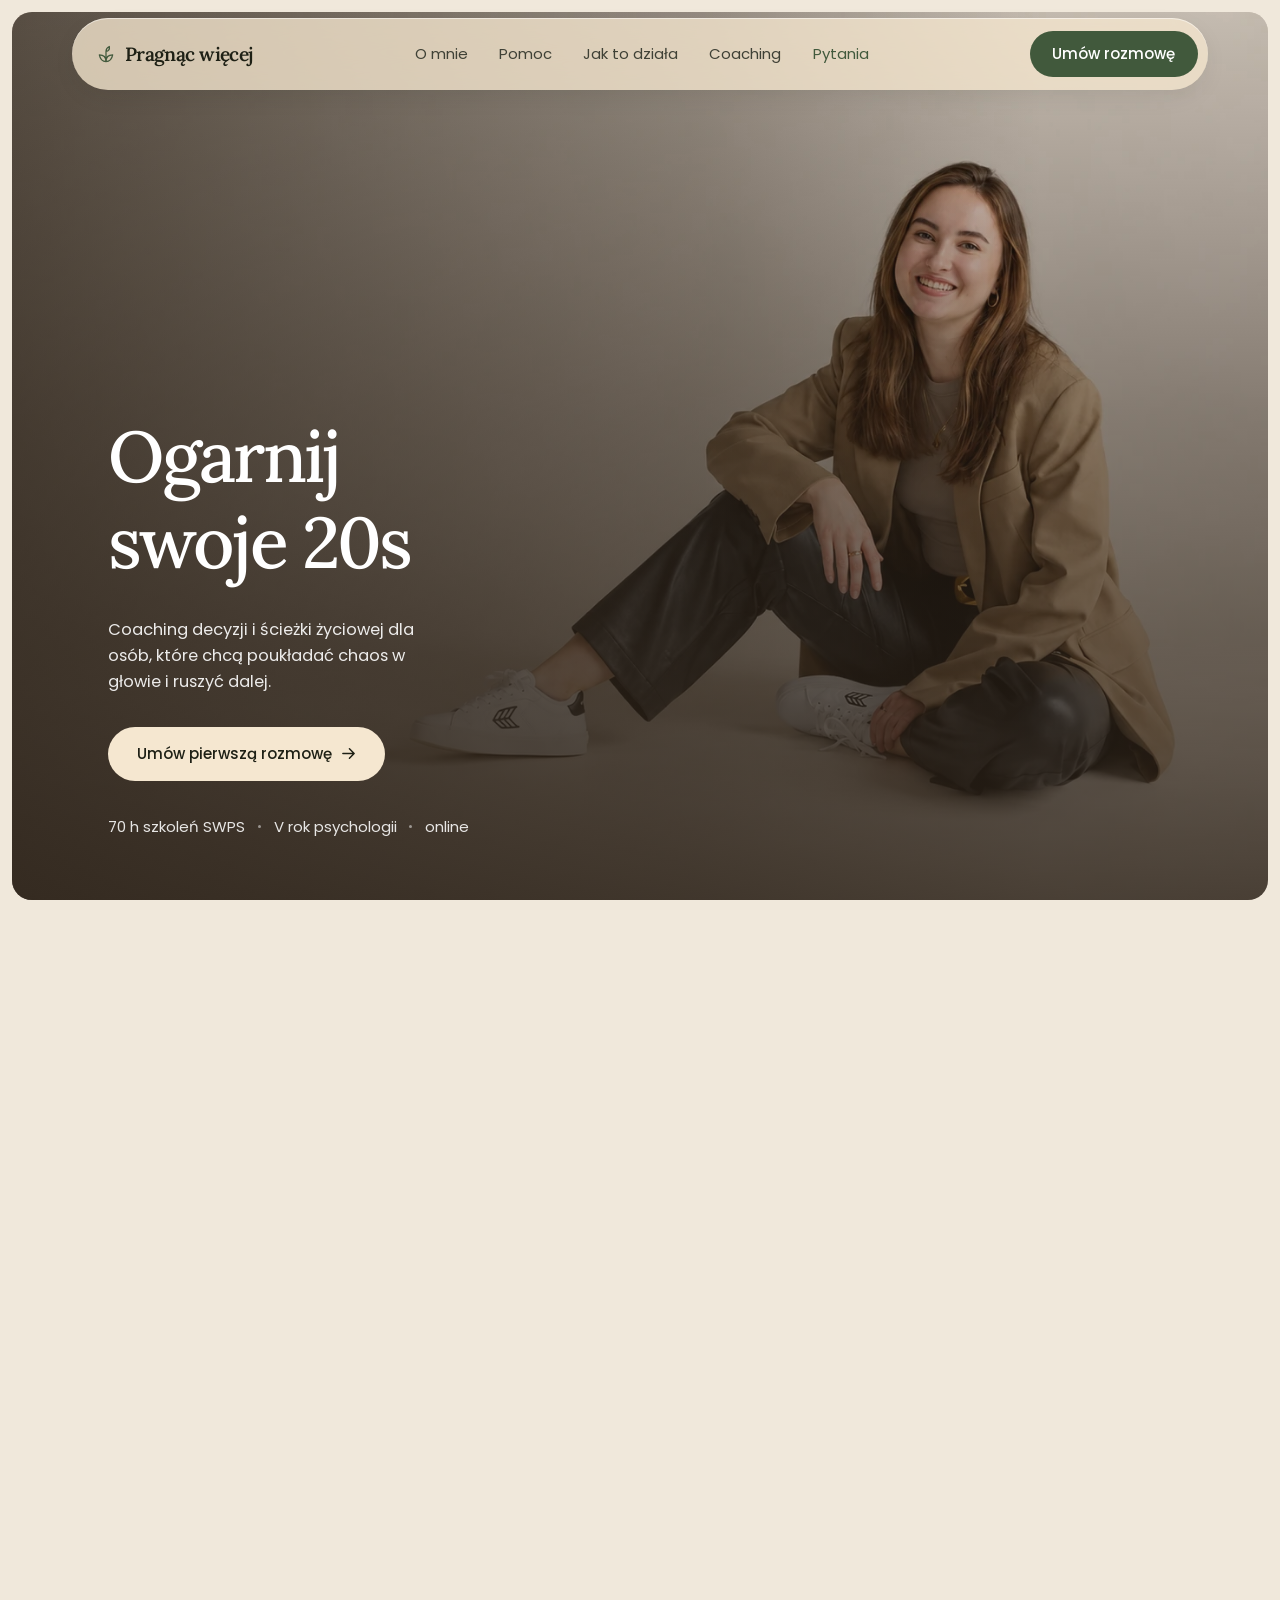
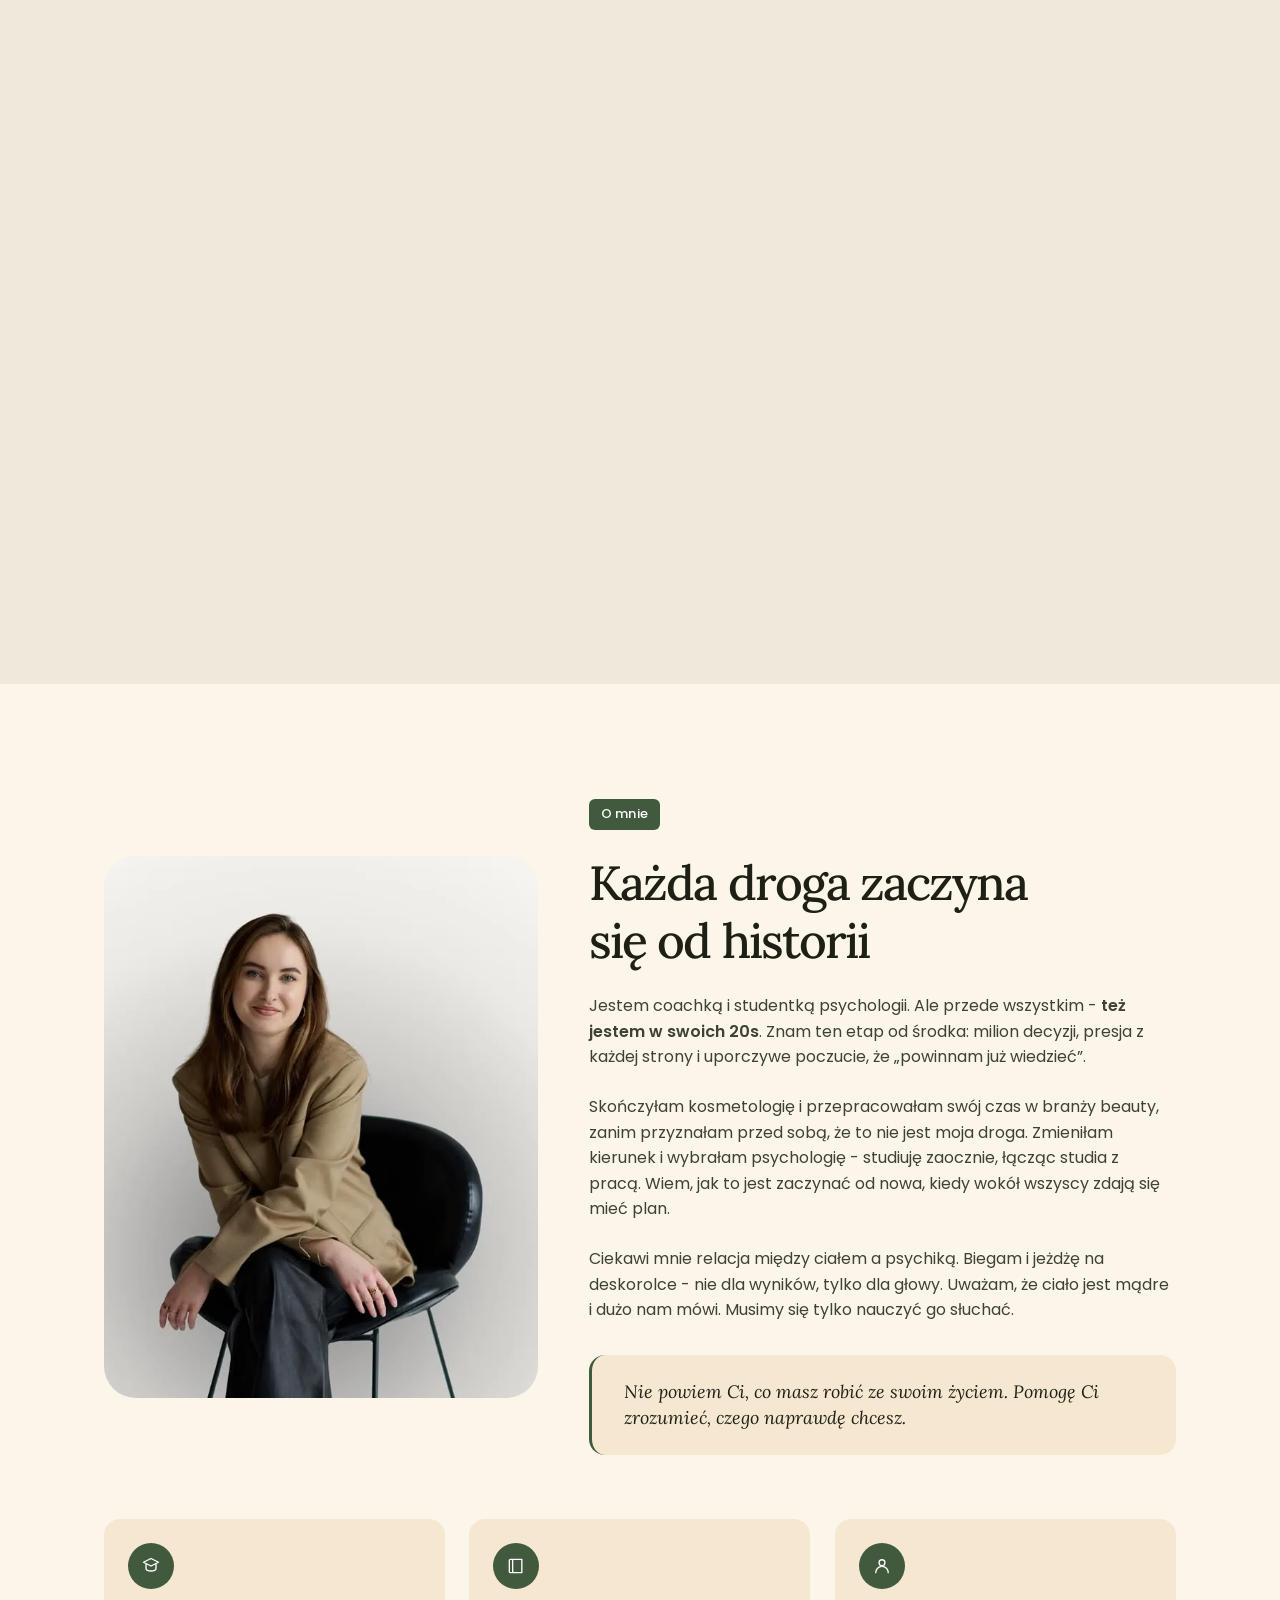
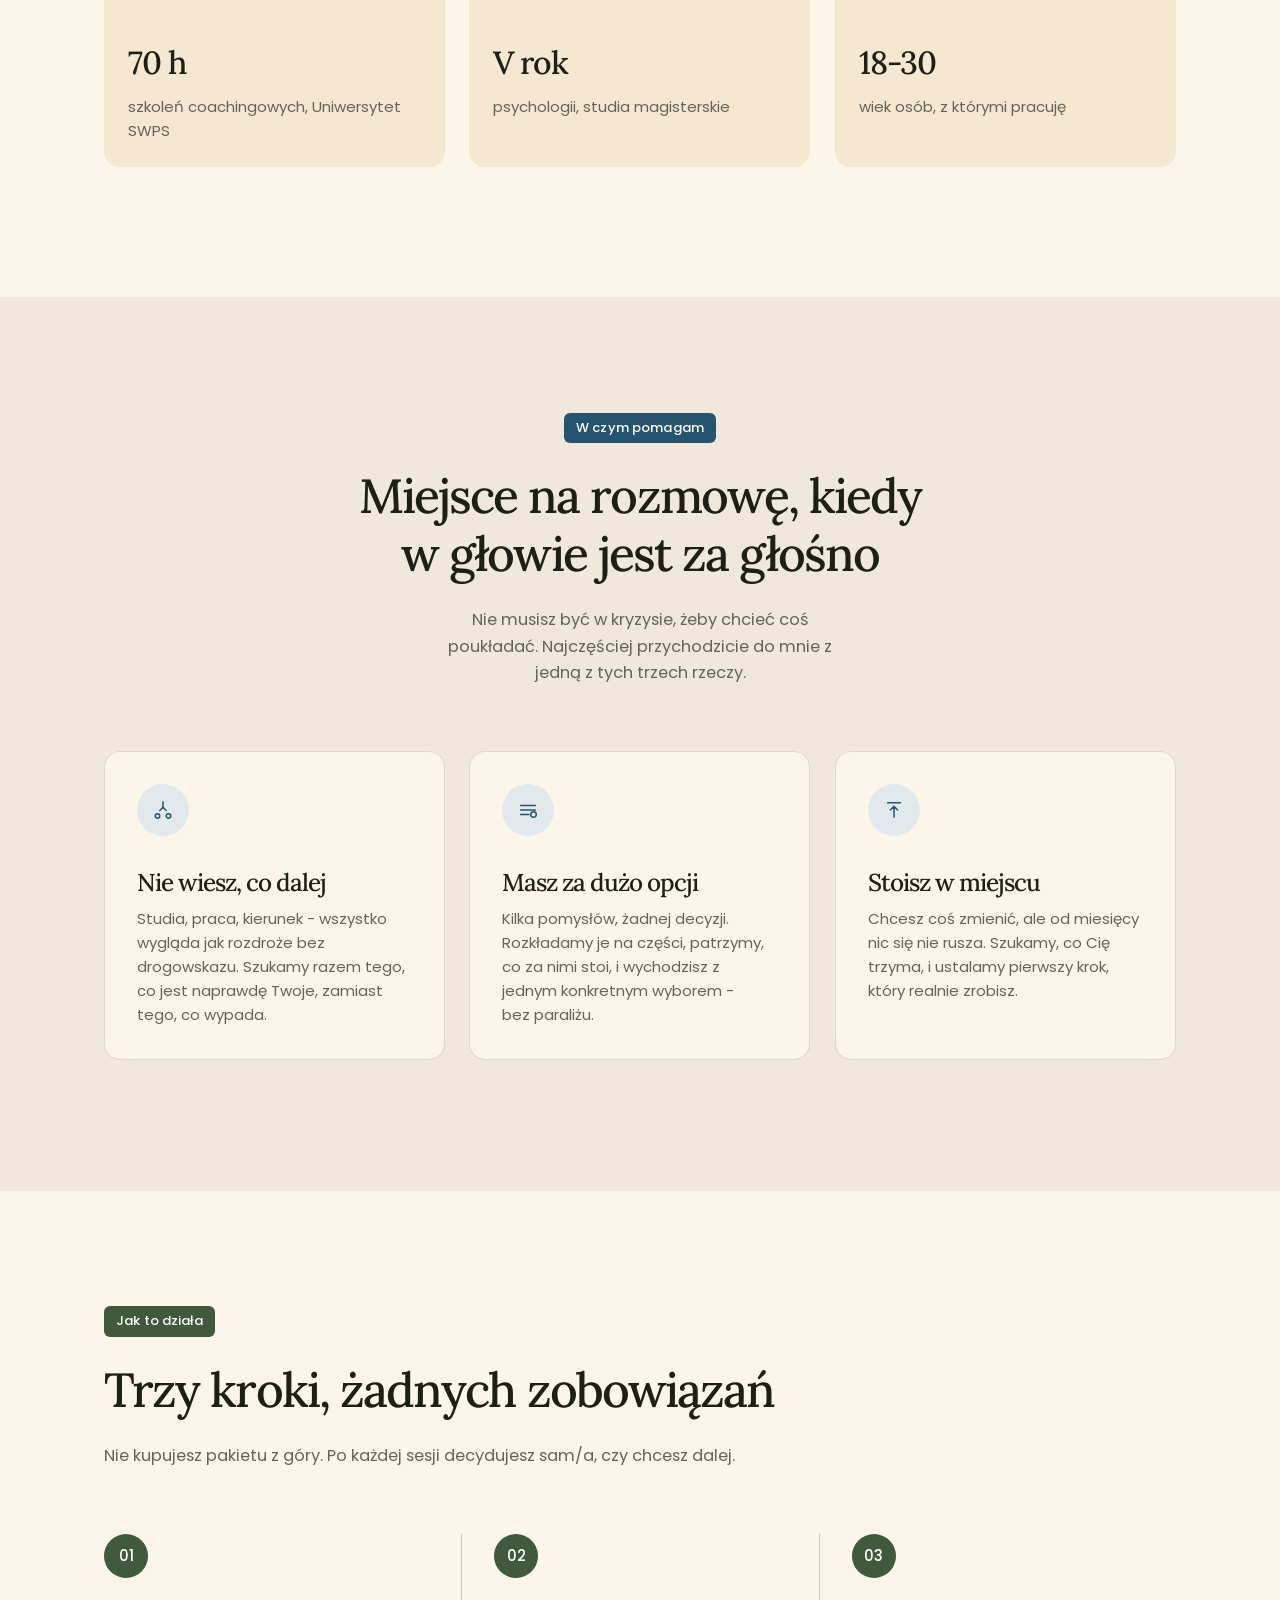
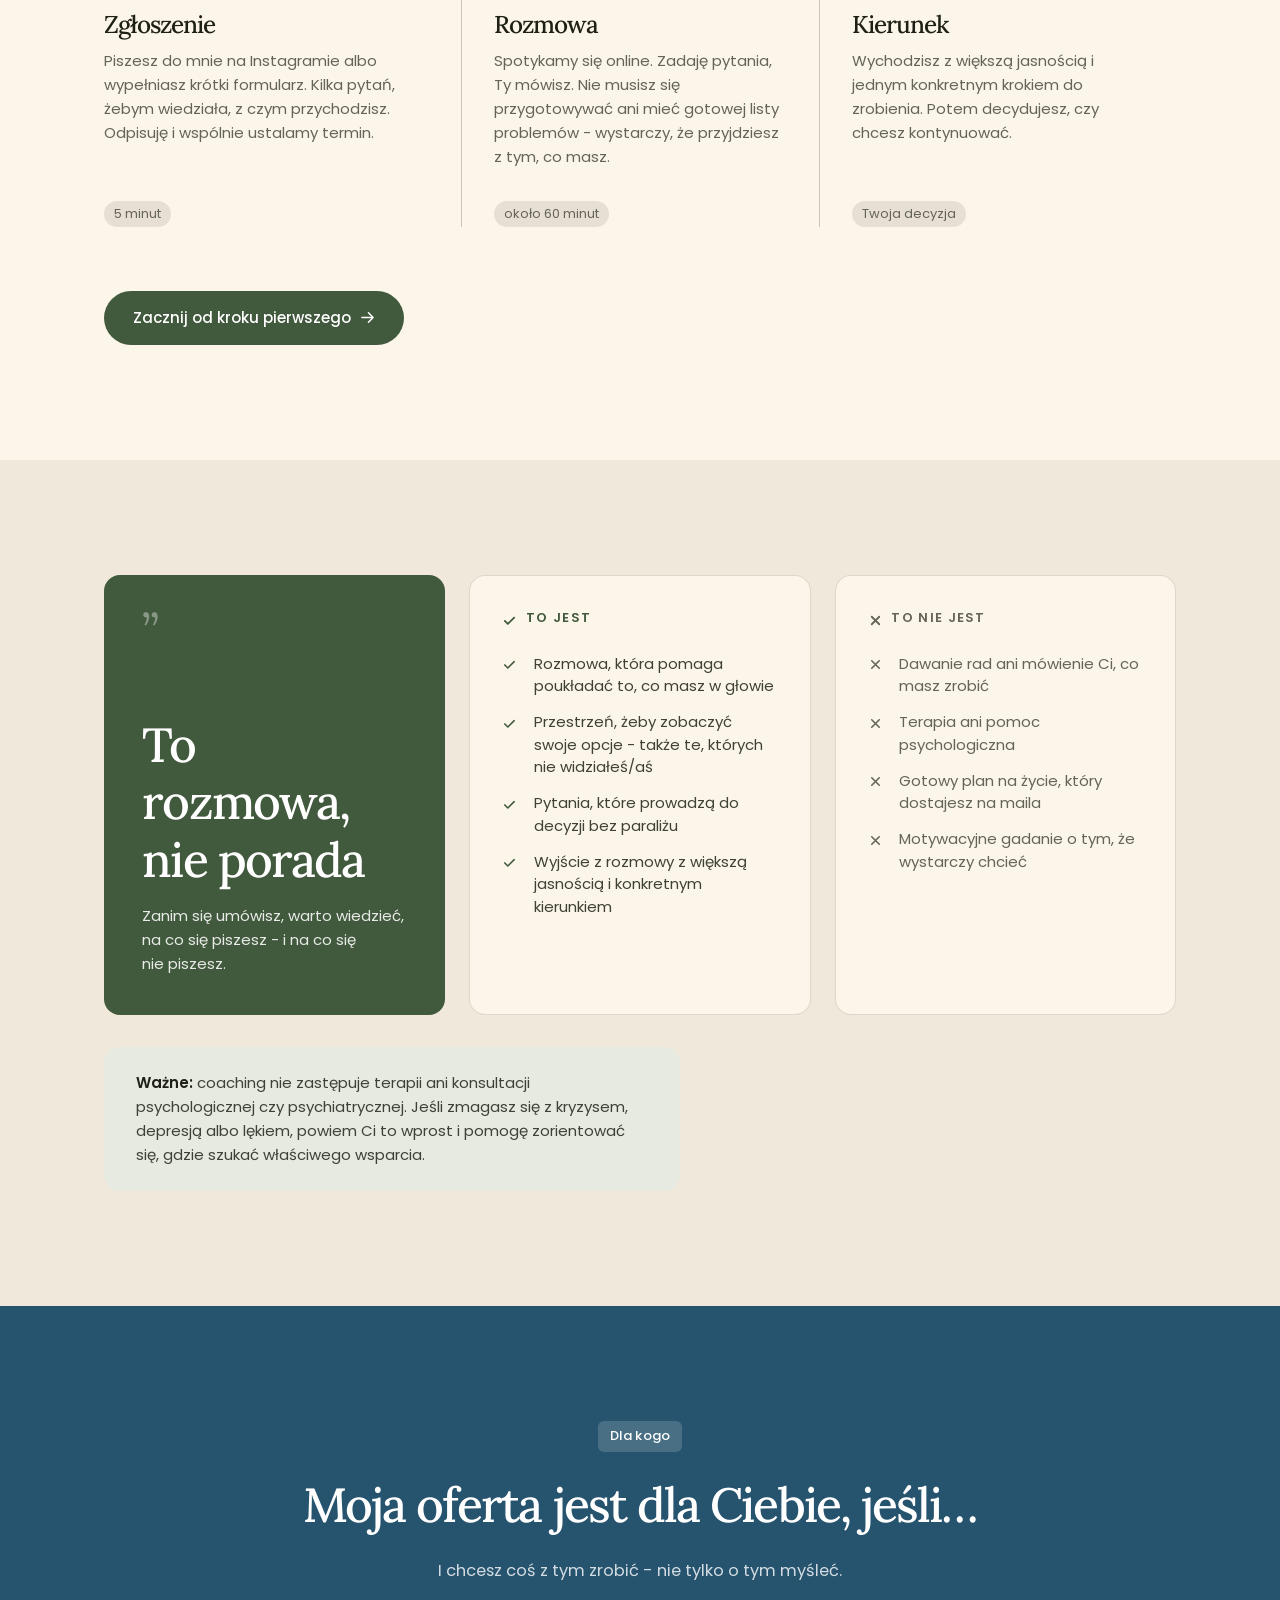
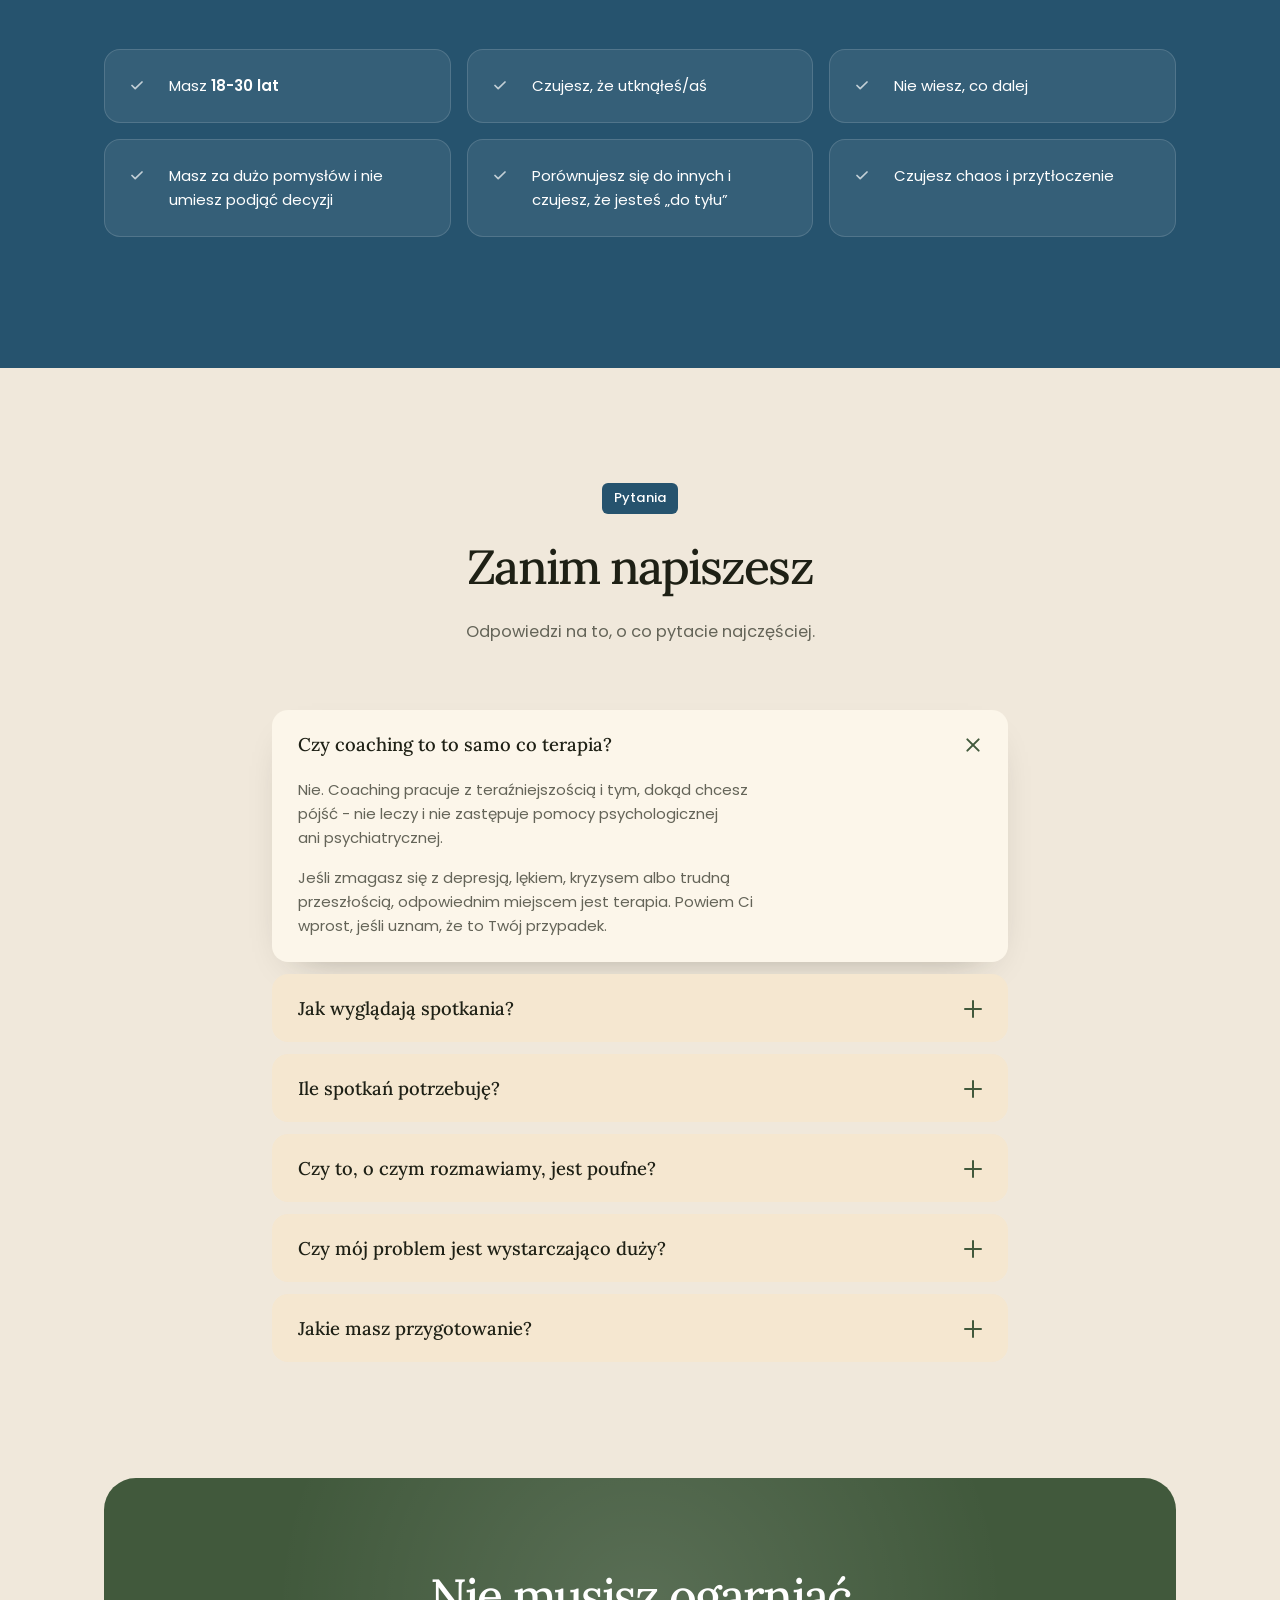
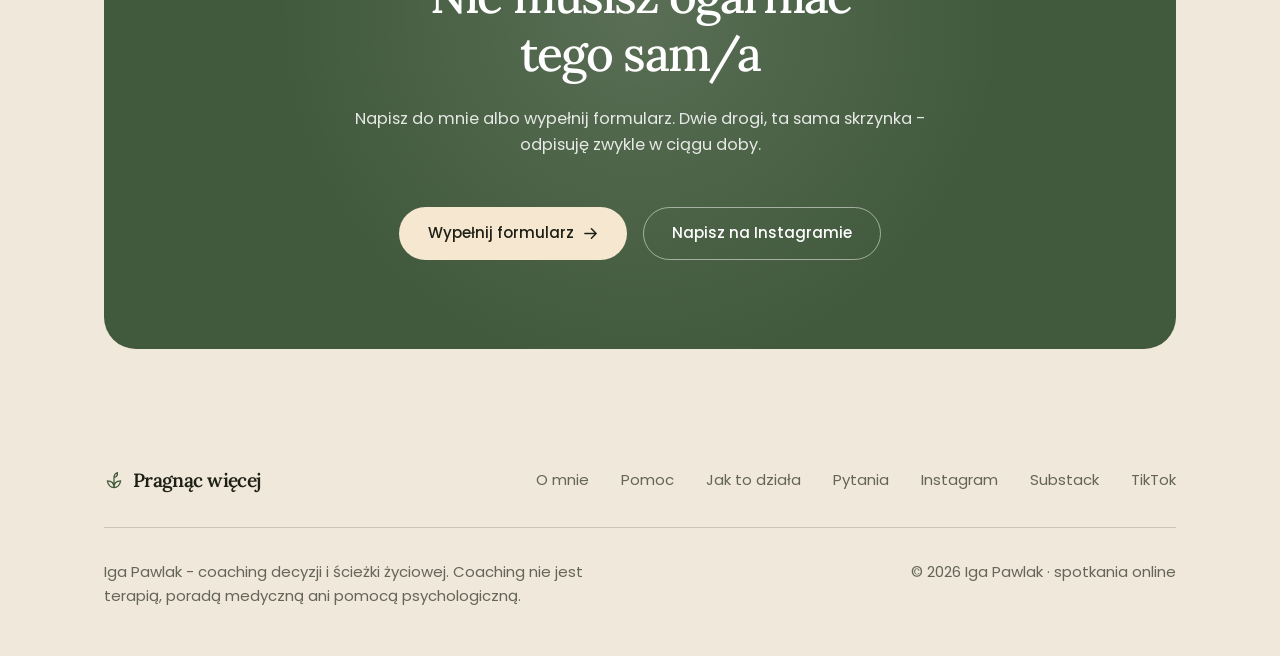
<file: pragnacwiecej/index.html>
<!DOCTYPE html>
<html lang="pl" class="bez-js">
<head>
<meta charset="utf-8">
<meta name="viewport" content="width=device-width, initial-scale=1, viewport-fit=cover">

<title>Iga Pawlak - coaching dla osób w swoich 20s | Pragnąc Więcej</title>
<meta name="description" content="Coaching decyzji i ścieżki życiowej dla osób w wieku 18-30 lat. Poukładaj chaos w głowie, zobacz swoje opcje i podejmij decyzję, która jest Twoja. Spotkania online, prowadzi Iga Pawlak.">
<meta name="author" content="Iga Pawlak">
<meta name="robots" content="index, follow, max-image-preview:large, max-snippet:-1">
<meta name="theme-color" content="#F0E8DB">
<link rel="canonical" href="https://pragnacwiecej.pl/">

<meta property="og:type" content="website">
<meta property="og:site_name" content="Pragnąc Więcej - Iga Pawlak">
<meta property="og:locale" content="pl_PL">
<meta property="og:url" content="https://pragnacwiecej.pl/">
<meta property="og:title" content="Ogarnij swoje 20s - coaching z Igą Pawlak">
<meta property="og:description" content="Coaching decyzji i ścieżki życiowej dla osób, które chcą poukładać chaos w głowie i ruszyć dalej.">
<meta property="og:image" content="https://pragnacwiecej.pl/img/og.jpg">
<meta property="og:image:width" content="1200">
<meta property="og:image:height" content="630">
<meta property="og:image:alt" content="Iga Pawlak - coaching dla osób w swoich 20s">

<meta name="twitter:card" content="summary_large_image">
<meta name="twitter:title" content="Ogarnij swoje 20s - coaching z Igą Pawlak">
<meta name="twitter:description" content="Coaching decyzji i ścieżki życiowej dla osób, które chcą poukładać chaos w głowie i ruszyć dalej.">
<meta name="twitter:image" content="https://pragnacwiecej.pl/img/og.jpg">

<link rel="icon" href="favicon.svg" type="image/svg+xml">
<link rel="apple-touch-icon" href="img/apple-touch-icon.png">
<link rel="manifest" href="site.webmanifest">

<link rel="preload" as="font" type="font/woff2" href="assets/fonts/lora-normal-400_700-latin-ext.woff2" crossorigin>
<link rel="preload" as="font" type="font/woff2" href="assets/fonts/poppins-normal-400-latin-ext.woff2" crossorigin>
<link rel="preload" as="image" href="img/hero.webp" imagesrcset="img/hero-720.webp 720w, img/hero-960.webp 960w, img/hero.webp 1448w" imagesizes="100vw" fetchpriority="high">
<link rel="stylesheet" href="assets/fonts.css">
<link rel="stylesheet" href="assets/style.css">

<script type="application/ld+json">
{
  "@context": "https://schema.org",
  "@graph": [
    {
      "@type": "WebSite",
      "@id": "https://pragnacwiecej.pl/#strona",
      "url": "https://pragnacwiecej.pl/",
      "name": "Pragnąc Więcej - Iga Pawlak",
      "description": "Coaching decyzji i ścieżki życiowej dla osób w swoich 20s.",
      "inLanguage": "pl-PL",
      "publisher": { "@id": "https://pragnacwiecej.pl/#iga" }
    },
    {
      "@type": "Person",
      "@id": "https://pragnacwiecej.pl/#iga",
      "name": "Iga Pawlak",
      "jobTitle": "Coach",
      "description": "Coach po ponad 70 godzinach szkoleń coachingowych Uniwersytetu SWPS, studentka V roku psychologii. Pracuje z osobami w wieku 18-30 lat nad decyzjami i ścieżką życiową.",
      "image": "https://pragnacwiecej.pl/img/iga-fotel.webp",
      "url": "https://pragnacwiecej.pl/",
      "knowsLanguage": "pl",
      "sameAs": [
        "https://www.instagram.com/pragnacwiecej/",
        "https://www.tiktok.com/@pragnacwiecej",
        "https://substack.com/@pragnacwiecej"
      ]
    },
    {
      "@type": "Service",
      "@id": "https://pragnacwiecej.pl/#coaching",
      "name": "Coaching decyzji i ścieżki życiowej",
      "serviceType": "Coaching",
      "provider": { "@id": "https://pragnacwiecej.pl/#iga" },
      "areaServed": { "@type": "Country", "name": "Polska" },
      "availableChannel": {
        "@type": "ServiceChannel",
        "serviceUrl": "https://docs.google.com/forms/d/e/1FAIpQLSfEFlXLIINbw_H9YAwo3NpWkliGb1p7Jez-m3apwPOKPNt49Q/viewform",
        "name": "Formularz zgłoszeniowy"
      },
      "audience": { "@type": "PeopleAudience", "suggestedMinAge": 18, "suggestedMaxAge": 30 },
      "description": "Rozmowy coachingowe online dla osób w wieku 18-30 lat, które chcą poukładać chaos w głowie, zobaczyć swoje opcje i podjąć decyzję o kierunku."
    },
    {
      "@type": "FAQPage",
      "@id": "https://pragnacwiecej.pl/#faq",
      "mainEntity": [
        { "@type": "Question", "name": "Czy coaching to to samo co terapia?",
          "acceptedAnswer": { "@type": "Answer", "text": "Nie. Coaching pracuje z teraźniejszością i tym, dokąd chcesz pójść - nie leczy i nie zastępuje pomocy psychologicznej ani psychiatrycznej. Jeśli zmagasz się z depresją, lękiem, kryzysem albo trudną przeszłością, odpowiednim miejscem jest terapia. Powiem Ci wprost, jeśli uznam, że to Twój przypadek." } },
        { "@type": "Question", "name": "Jak wyglądają spotkania?",
          "acceptedAnswer": { "@type": "Answer", "text": "Online, przez wideo. Rozmawiamy około godziny. Zadaję pytania, Ty mówisz - to Ty znasz swoje życie najlepiej. Nie potrzebujesz przygotowania ani gotowej listy problemów." } },
        { "@type": "Question", "name": "Ile spotkań potrzebuję?",
          "acceptedAnswer": { "@type": "Answer", "text": "Czasem jedna rozmowa wystarczy, żeby zobaczyć kierunek. Jeśli chcesz popracować głębiej, zwykle są to trzy do pięciu spotkań. Nie podpisujesz żadnego zobowiązania - po każdej sesji decydujesz sam/a." } },
        { "@type": "Question", "name": "Czy to, o czym rozmawiamy, jest poufne?",
          "acceptedAnswer": { "@type": "Answer", "text": "Tak. To, co mówisz na sesji, zostaje między nami. Nie wykorzystuję historii klientów w mediach społecznościowych ani nigdzie indziej." } },
        { "@type": "Question", "name": "Czy mój problem jest wystarczająco duży?",
          "acceptedAnswer": { "@type": "Answer", "text": "Nie ma progu wejścia. „Nie wiem, co dalej” to wystarczający powód. Nie musisz być w kryzysie, żeby chcieć coś poukładać." } },
        { "@type": "Question", "name": "Jakie masz przygotowanie?",
          "acceptedAnswer": { "@type": "Answer", "text": "Ukończyłam ponad 70 godzin szkoleń coachingowych w ramach kursów Uniwersytetu SWPS (Coaching - poziom I, II i III) oraz szkolenie z redukcji stresu przez stymulację nerwu błędnego. Jestem studentką V roku psychologii. Nie jestem jeszcze psycholożką i nie prowadzę terapii." } }
      ]
    }
  ]
}
</script>
</head>

<body>
<a class="pomin-do-tresci" href="#tresc">Przejdź do treści</a>

<header class="naglowek" id="naglowek">
  <div class="naglowek__pigulka">
    <a class="logo" href="#gora">
      <svg width="20" height="20" viewBox="0 0 24 24" fill="none" aria-hidden="true">
        <path d="M12 21c0-5 3-8 8-8-1 5-3 8-8 8Zm0 0c0-5-3-8-8-8 1 5 3 8 8 8Zm0 0V9m0 0c0-3 2-5 4-6 .6 3-.8 5.6-4 6Z"
              stroke="currentColor" stroke-width="1.5" stroke-linecap="round" stroke-linejoin="round"/>
      </svg>
      Pragnąc więcej
    </a>

    <nav class="nawigacja" id="nawigacja" aria-label="Główna">
      <!-- Rolka zbiera treść menu w jeden blok, żeby na telefonie dało się
           animować jego wysokość. Na desktopie ma display: contents, więc
           nie wchodzi w układ. -->
      <div class="nawigacja__rolka">
        <ul class="nawigacja__lista">
          <li><a href="#o-mnie">O mnie</a></li>
          <li><a href="#pomoc">Pomoc</a></li>
          <li><a href="#proces">Jak to działa</a></li>
          <li><a href="#coaching">Coaching</a></li>
          <li><a href="#faq">Pytania</a></li>
        </ul>
        <button class="btn" type="button" data-otwiera-okno>Umów rozmowę</button>
      </div>
    </nav>

    <button class="btn naglowek__cta" type="button" data-otwiera-okno>Umów rozmowę</button>

    <button class="menu-przycisk" type="button" id="menu-przycisk"
            aria-expanded="false" aria-controls="nawigacja" aria-label="Otwórz menu">
      <span class="menu-przycisk__kreski" aria-hidden="true"></span>
    </button>
  </div>
</header>

<main id="tresc">

  <!-- ============================ HERO ============================ -->
  <section class="hero" id="gora">
    <div class="hero__kadr">
      <img class="hero__foto" src="img/hero.webp"
           srcset="img/hero-720.webp 720w, img/hero-960.webp 960w, img/hero.webp 1448w"
           sizes="100vw"
           width="1448" height="1086" fetchpriority="high" decoding="async"
           alt="Iga Pawlak siedząca na podłodze na tle ciepłego beżu">
      <div class="hero__zaslona" aria-hidden="true"></div>

      <div class="obszar">
        <div class="hero__tresc">
          <h1>Ogarnij swoje 20s</h1>
          <p class="hero__lead">
            Coaching decyzji i ścieżki życiowej dla osób, które chcą poukładać
            chaos w głowie i ruszyć dalej.
          </p>
          <div class="przyciski">
            <button class="btn btn--kremowy" type="button" data-otwiera-okno>
              Umów pierwszą rozmowę
              <svg class="strzalka" width="15" height="15" viewBox="0 0 16 16" fill="none" aria-hidden="true">
                <path d="M2 8h12M9 3l5 5-5 5" stroke="currentColor" stroke-width="1.6" stroke-linecap="round" stroke-linejoin="round"/>
              </svg>
            </button>
          </div>
          <ul class="hero__atuty">
            <li>70&nbsp;h szkoleń SWPS</li>
            <li>V rok psychologii</li>
            <li>online</li>
          </ul>
        </div>
      </div>
    </div>
  </section>

  <!-- ============================ MANIFEST ============================ -->
  <section class="sekcja manifest" id="manifest" aria-labelledby="manifest-zdanie">
    <div class="manifest__tor" data-manifest-tor>
      <div class="manifest__scena">
        <div class="obszar">
          <div class="manifest__tresc">
            <svg class="manifest__ikona" width="34" height="34" viewBox="0 0 24 24" fill="none" aria-hidden="true">
              <path d="M12 21c0-5 3-8 8-8-1 5-3 8-8 8Zm0 0c0-5-3-8-8-8 1 5 3 8 8 8Zm0 0V9m0 0c0-3 2-5 4-6 .6 3-.8 5.6-4 6Z"
                    stroke="currentColor" stroke-width="1.4" stroke-linecap="round" stroke-linejoin="round"/>
            </svg>

            <p class="manifest__zdanie" id="manifest-zdanie" style="--kroki:27">
              <span class="s" style="--i:0">Chcę</span> <span class="s" style="--i:1">od</span> <span class="s" style="--i:2">życia</span> <span class="s" style="--i:3">czegoś</span> <span class="s" style="--i:4">więcej</span> <span class="s" style="--i:5">-</span> <span class="s" style="--i:6">choć</span> <span class="s" style="--i:7">często</span> <span class="s" style="--i:8">to</span> <span class="s" style="--i:9">„więcej”</span> <span class="s" style="--i:10">oznacza</span> <span class="s" style="--i:11">tak</span> <span class="s" style="--i:12">naprawdę</span> <span class="s" style="--i:13"><em>mniej</em>:</span> <span class="s" style="--i:14">stresu,</span> <span class="s" style="--i:15">presji,</span> <span class="s" style="--i:16">wiecznego</span> <span class="s" style="--i:17">pędu</span> <span class="s" style="--i:18">i</span> <span class="s" style="--i:19">pogoni</span> <span class="s" style="--i:20">za</span> <span class="s" style="--i:21">sukcesem.</span>
            </p>

            <p class="manifest__podpis">Iga Pawlak</p>
          </div>
        </div>
      </div>
    </div>
  </section>

  <!-- ============================ O MNIE ============================ -->
  <section class="sekcja sekcja--jasna" id="o-mnie">
    <div class="obszar">
      <div class="o-mnie__siatka">
        <div class="o-mnie__foto" data-odslon>
          <img src="img/iga-fotel.webp"
               srcset="img/iga-fotel-400.webp 400w, img/iga-fotel.webp 610w"
               sizes="(min-width: 60rem) 38vw, 100vw"
               width="610" height="760" loading="lazy" decoding="async"
               alt="Iga Pawlak siedząca na krześle w beżowej marynarce">
        </div>

        <div class="o-mnie__tresc" data-odslon style="--zwloka:120ms">
          <p class="tag">O mnie</p>
          <h2>Każda droga zaczyna się od historii</h2>
          <p>
            Jestem coachką i studentką psychologii. Ale przede wszystkim -
            <strong>też jestem w swoich 20s</strong>. Znam ten etap od środka:
            milion decyzji, presja z każdej strony i uporczywe poczucie, że
            „powinnam już wiedzieć”.
          </p>
          <p>
            Skończyłam kosmetologię i przepracowałam swój czas w branży beauty,
            zanim przyznałam przed sobą, że to nie jest moja droga. Zmieniłam
            kierunek i wybrałam psychologię - studiuję zaocznie, łącząc studia
            z pracą. Wiem, jak to jest zaczynać od nowa, kiedy wokół wszyscy
            zdają się mieć plan.
          </p>
          <p>
            Ciekawi mnie relacja między ciałem a psychiką. Biegam i jeżdżę na
            deskorolce - nie dla wyników, tylko dla głowy. Uważam, że ciało jest
            mądre i dużo nam mówi. Musimy się tylko nauczyć go słuchać.
          </p>

          <blockquote class="o-mnie__cytat">
            Nie powiem Ci, co masz robić ze swoim życiem. Pomogę Ci zrozumieć,
            czego naprawdę chcesz.
          </blockquote>
        </div>
      </div>

      <dl class="liczby">
        <div class="liczba" data-odslon>
          <div class="liczba__ikona" aria-hidden="true">
            <svg width="20" height="20" viewBox="0 0 24 24" fill="none"><path d="M12 3 3 7.5 12 12l9-4.5L12 3Z" stroke="currentColor" stroke-width="1.6" stroke-linejoin="round"/><path d="M6 10v5c0 1.7 2.7 3 6 3s6-1.3 6-3v-5" stroke="currentColor" stroke-width="1.6" stroke-linecap="round" stroke-linejoin="round"/></svg>
          </div>
          <dt>70 h</dt>
          <dd>szkoleń coachingowych, Uniwersytet SWPS</dd>
        </div>
        <div class="liczba" data-odslon style="--zwloka:110ms">
          <div class="liczba__ikona" aria-hidden="true">
            <svg width="20" height="20" viewBox="0 0 24 24" fill="none"><path d="M4 5.5A1.5 1.5 0 0 1 5.5 4H19v16H5.5A1.5 1.5 0 0 1 4 18.5v-13Z" stroke="currentColor" stroke-width="1.6" stroke-linejoin="round"/><path d="M8 4v16" stroke="currentColor" stroke-width="1.6"/></svg>
          </div>
          <dt>V rok</dt>
          <dd>psychologii, studia magisterskie</dd>
        </div>
        <div class="liczba" data-odslon style="--zwloka:220ms">
          <div class="liczba__ikona" aria-hidden="true">
            <svg width="20" height="20" viewBox="0 0 24 24" fill="none"><circle cx="12" cy="8" r="3.5" stroke="currentColor" stroke-width="1.6"/><path d="M4.5 20a7.5 7.5 0 0 1 15 0" stroke="currentColor" stroke-width="1.6" stroke-linecap="round"/></svg>
          </div>
          <dt>18-30</dt>
          <dd>wiek osób, z którymi pracuję</dd>
        </div>
      </dl>
    </div>
  </section>

  <!-- ============================ W CZYM POMAGAM ============================ -->
  <section class="sekcja" id="pomoc">
    <div class="obszar">
      <div class="szapka szapka--srodek" data-odslon>
        <p class="tag tag--woda">W czym pomagam</p>
        <h2>Miejsce na rozmowę, kiedy w głowie jest za głośno</h2>
        <p class="lead">
          Nie musisz być w kryzysie, żeby chcieć coś poukładać.
          Najczęściej przychodzicie do mnie z jedną z tych trzech rzeczy.
        </p>
      </div>

      <ul class="uslugi">
        <li class="usluga" data-odslon>
          <div class="usluga__ikona" aria-hidden="true">
            <svg width="22" height="22" viewBox="0 0 24 24" fill="none"><path d="M12 3v6m0 0-3.5 3.5M12 9l3.5 3.5" stroke="currentColor" stroke-width="1.6" stroke-linecap="round" stroke-linejoin="round"/><path d="M6 21a2.5 2.5 0 1 0 0-5 2.5 2.5 0 0 0 0 5Zm12 0a2.5 2.5 0 1 0 0-5 2.5 2.5 0 0 0 0 5Z" stroke="currentColor" stroke-width="1.6"/></svg>
          </div>
          <h3>Nie wiesz, co dalej</h3>
          <p>
            Studia, praca, kierunek - wszystko wygląda jak rozdroże bez
            drogowskazu. Szukamy razem tego, co jest naprawdę Twoje, zamiast
            tego, co wypada.
          </p>
        </li>

        <li class="usluga" data-odslon style="--zwloka:110ms">
          <div class="usluga__ikona" aria-hidden="true">
            <svg width="22" height="22" viewBox="0 0 24 24" fill="none"><path d="M4 7h16M4 12h16M4 17h9" stroke="currentColor" stroke-width="1.6" stroke-linecap="round"/><circle cx="18" cy="17" r="3" stroke="currentColor" stroke-width="1.6"/></svg>
          </div>
          <h3>Masz za dużo opcji</h3>
          <p>
            Kilka pomysłów, żadnej decyzji. Rozkładamy je na części, patrzymy,
            co za nimi stoi, i wychodzisz z jednym konkretnym wyborem -
            bez paraliżu.
          </p>
        </li>

        <li class="usluga" data-odslon style="--zwloka:220ms">
          <div class="usluga__ikona" aria-hidden="true">
            <svg width="22" height="22" viewBox="0 0 24 24" fill="none"><path d="M12 20V8m0 0-4 4m4-4 4 4" stroke="currentColor" stroke-width="1.6" stroke-linecap="round" stroke-linejoin="round"/><path d="M5 4h14" stroke="currentColor" stroke-width="1.6" stroke-linecap="round"/></svg>
          </div>
          <h3>Stoisz w miejscu</h3>
          <p>
            Chcesz coś zmienić, ale od miesięcy nic się nie rusza. Szukamy, co
            Cię trzyma, i ustalamy pierwszy krok, który realnie zrobisz.
          </p>
        </li>
      </ul>
    </div>
  </section>

  <!-- ============================ PROCES ============================ -->
  <section class="sekcja sekcja--jasna" id="proces">
    <div class="obszar">
      <div class="szapka" data-odslon>
        <p class="tag">Jak to działa</p>
        <h2>Trzy kroki, żadnych zobowiązań</h2>
        <p class="lead">
          Nie kupujesz pakietu z góry. Po każdej sesji decydujesz sam/a,
          czy chcesz dalej.
        </p>
      </div>

      <ol class="proces__kroki">
        <li class="krok" data-odslon>
          <span class="krok__numer" aria-hidden="true">01</span>
          <h3>Zgłoszenie</h3>
          <p>
            Piszesz do mnie na Instagramie albo wypełniasz krótki formularz.
            Kilka pytań, żebym wiedziała, z czym przychodzisz. Odpisuję
            i wspólnie ustalamy termin.
          </p>
          <span class="krok__czas">5 minut</span>
        </li>
        <li class="krok" data-odslon style="--zwloka:120ms">
          <span class="krok__numer" aria-hidden="true">02</span>
          <h3>Rozmowa</h3>
          <p>
            Spotykamy się online. Zadaję pytania, Ty mówisz. Nie musisz się
            przygotowywać ani mieć gotowej listy problemów - wystarczy,
            że przyjdziesz z tym, co masz.
          </p>
          <span class="krok__czas">około 60 minut</span>
        </li>
        <li class="krok" data-odslon style="--zwloka:240ms">
          <span class="krok__numer" aria-hidden="true">03</span>
          <h3>Kierunek</h3>
          <p>
            Wychodzisz z większą jasnością i jednym konkretnym krokiem do
            zrobienia. Potem decydujesz, czy chcesz kontynuować.
          </p>
          <span class="krok__czas">Twoja decyzja</span>
        </li>
      </ol>

      <div class="przyciski proces__stopka" data-odslon>
        <button class="btn" type="button" data-otwiera-okno>
          Zacznij od kroku pierwszego
          <svg class="strzalka" width="15" height="15" viewBox="0 0 16 16" fill="none" aria-hidden="true">
            <path d="M2 8h12M9 3l5 5-5 5" stroke="currentColor" stroke-width="1.6" stroke-linecap="round" stroke-linejoin="round"/>
          </svg>
        </button>
      </div>
    </div>
  </section>

  <!-- ============================ CZYM JEST COACHING ============================ -->
  <section class="sekcja" id="coaching">
    <div class="obszar">
      <div class="czym__siatka">
        <div class="czym__blok" data-odslon>
          <span class="czym__cudzyslow" aria-hidden="true">&rdquo;</span>
          <div>
            <h2>To rozmowa, nie porada</h2>
            <p style="margin-top:1rem">
              Zanim się umówisz, warto wiedzieć, na co się piszesz -
              i na co się nie piszesz.
            </p>
          </div>
        </div>

        <div class="lista-cech lista-cech--tak" data-odslon style="--zwloka:110ms">
          <p class="lista-cech__tytul">
            <svg width="15" height="15" viewBox="0 0 16 16" fill="none" aria-hidden="true"><path d="M3 8.5l3.2 3.2L13 5" stroke="currentColor" stroke-width="1.9" stroke-linecap="round" stroke-linejoin="round"/></svg>
            To jest
          </p>
          <ul>
            <li>
              <svg width="15" height="15" viewBox="0 0 16 16" fill="none" aria-hidden="true"><path d="M3 8.5l3.2 3.2L13 5" stroke="#41593C" stroke-width="1.7" stroke-linecap="round" stroke-linejoin="round"/></svg>
              <span>Rozmowa, która pomaga poukładać to, co masz w głowie</span>
            </li>
            <li>
              <svg width="15" height="15" viewBox="0 0 16 16" fill="none" aria-hidden="true"><path d="M3 8.5l3.2 3.2L13 5" stroke="#41593C" stroke-width="1.7" stroke-linecap="round" stroke-linejoin="round"/></svg>
              <span>Przestrzeń, żeby zobaczyć swoje opcje - także te, których nie widziałeś/aś</span>
            </li>
            <li>
              <svg width="15" height="15" viewBox="0 0 16 16" fill="none" aria-hidden="true"><path d="M3 8.5l3.2 3.2L13 5" stroke="#41593C" stroke-width="1.7" stroke-linecap="round" stroke-linejoin="round"/></svg>
              <span>Pytania, które prowadzą do decyzji bez paraliżu</span>
            </li>
            <li>
              <svg width="15" height="15" viewBox="0 0 16 16" fill="none" aria-hidden="true"><path d="M3 8.5l3.2 3.2L13 5" stroke="#41593C" stroke-width="1.7" stroke-linecap="round" stroke-linejoin="round"/></svg>
              <span>Wyjście z rozmowy z większą jasnością i konkretnym kierunkiem</span>
            </li>
          </ul>
        </div>

        <div class="lista-cech lista-cech--nie" data-odslon style="--zwloka:220ms">
          <p class="lista-cech__tytul">
            <svg width="15" height="15" viewBox="0 0 16 16" fill="none" aria-hidden="true"><path d="M4 4l8 8M12 4l-8 8" stroke="currentColor" stroke-width="1.9" stroke-linecap="round"/></svg>
            To nie jest
          </p>
          <ul>
            <li>
              <svg width="15" height="15" viewBox="0 0 16 16" fill="none" aria-hidden="true"><path d="M4 4l8 8M12 4l-8 8" stroke="#646458" stroke-width="1.7" stroke-linecap="round"/></svg>
              <span>Dawanie rad ani mówienie Ci, co masz zrobić</span>
            </li>
            <li>
              <svg width="15" height="15" viewBox="0 0 16 16" fill="none" aria-hidden="true"><path d="M4 4l8 8M12 4l-8 8" stroke="#646458" stroke-width="1.7" stroke-linecap="round"/></svg>
              <span>Terapia ani pomoc psychologiczna</span>
            </li>
            <li>
              <svg width="15" height="15" viewBox="0 0 16 16" fill="none" aria-hidden="true"><path d="M4 4l8 8M12 4l-8 8" stroke="#646458" stroke-width="1.7" stroke-linecap="round"/></svg>
              <span>Gotowy plan na życie, który dostajesz na maila</span>
            </li>
            <li>
              <svg width="15" height="15" viewBox="0 0 16 16" fill="none" aria-hidden="true"><path d="M4 4l8 8M12 4l-8 8" stroke="#646458" stroke-width="1.7" stroke-linecap="round"/></svg>
              <span>Motywacyjne gadanie o tym, że wystarczy chcieć</span>
            </li>
          </ul>
        </div>
      </div>

      <p class="czym__nota" data-odslon>
        <strong>Ważne:</strong> coaching nie zastępuje terapii ani konsultacji
        psychologicznej czy psychiatrycznej. Jeśli zmagasz się z kryzysem,
        depresją albo lękiem, powiem Ci to wprost i pomogę zorientować się,
        gdzie szukać właściwego wsparcia.
      </p>
    </div>
  </section>

  <!-- ============================ DLA KOGO ============================ -->
  <section class="sekcja dla-kogo" id="dla-kogo">
    <div class="obszar">
      <div class="szapka szapka--srodek" data-odslon>
        <p class="tag">Dla kogo</p>
        <h2>Moja oferta jest dla Ciebie, jeśli…</h2>
        <p class="lead">I chcesz coś z tym zrobić - nie tylko o tym myśleć.</p>
      </div>

      <ul class="warunki">
        <li data-odslon>
          <svg width="16" height="16" viewBox="0 0 16 16" fill="none" aria-hidden="true"><path d="M3 8.5l3.2 3.2L13 5" stroke="currentColor" stroke-width="1.7" stroke-linecap="round" stroke-linejoin="round"/></svg>
          <span>Masz <strong>18-30 lat</strong></span>
        </li>
        <li data-odslon style="--zwloka:80ms">
          <svg width="16" height="16" viewBox="0 0 16 16" fill="none" aria-hidden="true"><path d="M3 8.5l3.2 3.2L13 5" stroke="currentColor" stroke-width="1.7" stroke-linecap="round" stroke-linejoin="round"/></svg>
          <span>Czujesz, że utknąłeś/aś</span>
        </li>
        <li data-odslon style="--zwloka:160ms">
          <svg width="16" height="16" viewBox="0 0 16 16" fill="none" aria-hidden="true"><path d="M3 8.5l3.2 3.2L13 5" stroke="currentColor" stroke-width="1.7" stroke-linecap="round" stroke-linejoin="round"/></svg>
          <span>Nie wiesz, co dalej</span>
        </li>
        <li data-odslon style="--zwloka:240ms">
          <svg width="16" height="16" viewBox="0 0 16 16" fill="none" aria-hidden="true"><path d="M3 8.5l3.2 3.2L13 5" stroke="currentColor" stroke-width="1.7" stroke-linecap="round" stroke-linejoin="round"/></svg>
          <span>Masz za dużo pomysłów i nie umiesz podjąć decyzji</span>
        </li>
        <li data-odslon style="--zwloka:320ms">
          <svg width="16" height="16" viewBox="0 0 16 16" fill="none" aria-hidden="true"><path d="M3 8.5l3.2 3.2L13 5" stroke="currentColor" stroke-width="1.7" stroke-linecap="round" stroke-linejoin="round"/></svg>
          <span>Porównujesz się do innych i czujesz, że jesteś „do tyłu”</span>
        </li>
        <li data-odslon style="--zwloka:400ms">
          <svg width="16" height="16" viewBox="0 0 16 16" fill="none" aria-hidden="true"><path d="M3 8.5l3.2 3.2L13 5" stroke="currentColor" stroke-width="1.7" stroke-linecap="round" stroke-linejoin="round"/></svg>
          <span>Czujesz chaos i przytłoczenie</span>
        </li>
      </ul>
    </div>
  </section>

  <!-- ============================ FAQ ============================ -->
  <section class="sekcja" id="faq">
    <div class="obszar">
      <div class="szapka szapka--srodek" data-odslon>
        <p class="tag tag--woda">Pytania</p>
        <h2>Zanim napiszesz</h2>
        <p class="lead">Odpowiedzi na to, o co pytacie najczęściej.</p>
      </div>

      <div class="faq__lista" data-odslon>
        <details class="pytanie" open>
          <summary>Czy coaching to to samo co terapia?<span class="pytanie__znak" aria-hidden="true"></span></summary>
          <div class="pytanie__odpowiedz">
            <p>Nie. Coaching pracuje z teraźniejszością i tym, dokąd chcesz pójść - nie leczy i nie zastępuje pomocy psychologicznej ani psychiatrycznej.</p>
            <p>Jeśli zmagasz się z depresją, lękiem, kryzysem albo trudną przeszłością, odpowiednim miejscem jest terapia. Powiem Ci wprost, jeśli uznam, że to Twój przypadek.</p>
          </div>
        </details>

        <details class="pytanie">
          <summary>Jak wyglądają spotkania?<span class="pytanie__znak" aria-hidden="true"></span></summary>
          <div class="pytanie__odpowiedz">
            <p>Online, przez wideo. Rozmawiamy około godziny. Zadaję pytania, Ty mówisz - to Ty znasz swoje życie najlepiej. Nie potrzebujesz przygotowania ani gotowej listy problemów.</p>
          </div>
        </details>

        <details class="pytanie">
          <summary>Ile spotkań potrzebuję?<span class="pytanie__znak" aria-hidden="true"></span></summary>
          <div class="pytanie__odpowiedz">
            <p>Czasem jedna rozmowa wystarczy, żeby zobaczyć kierunek. Jeśli chcesz popracować głębiej, zwykle są to trzy do pięciu spotkań.</p>
            <p>Nie podpisujesz żadnego zobowiązania i nie kupujesz pakietu z góry - po każdej sesji decydujesz sam/a.</p>
          </div>
        </details>

        <details class="pytanie">
          <summary>Czy to, o czym rozmawiamy, jest poufne?<span class="pytanie__znak" aria-hidden="true"></span></summary>
          <div class="pytanie__odpowiedz">
            <p>Tak. To, co mówisz na sesji, zostaje między nami. Nie wykorzystuję historii klientów w mediach społecznościowych ani nigdzie indziej.</p>
          </div>
        </details>

        <details class="pytanie">
          <summary>Czy mój problem jest wystarczająco duży?<span class="pytanie__znak" aria-hidden="true"></span></summary>
          <div class="pytanie__odpowiedz">
            <p>Nie ma progu wejścia. „Nie wiem, co dalej” to wystarczający powód. Nie musisz być w kryzysie, żeby chcieć coś poukładać.</p>
          </div>
        </details>

        <details class="pytanie">
          <summary>Jakie masz przygotowanie?<span class="pytanie__znak" aria-hidden="true"></span></summary>
          <div class="pytanie__odpowiedz">
            <p>Ukończyłam ponad 70 godzin szkoleń coachingowych w ramach kursów Uniwersytetu SWPS (Coaching - poziom I, II i III) oraz szkolenie z redukcji stresu przez stymulację nerwu błędnego. Jestem studentką V roku psychologii.</p>
            <p>Nie jestem jeszcze psycholożką i nie prowadzę terapii - mówię o tym otwarcie, żebyś wiedział/a, czego się spodziewać.</p>
          </div>
        </details>
      </div>
    </div>
  </section>

  <!-- ============================ CTA ============================ -->
  <section class="zapis" id="zapis">
    <div class="obszar">
      <div class="zapis__blok" data-odslon>
        <div class="zapis__tresc">
          <h2>Nie musisz ogarniać tego sam/a</h2>
          <p class="zapis__lead">
            Napisz do mnie albo wypełnij formularz. Dwie drogi, ta sama
            skrzynka - odpisuję zwykle w ciągu doby.
          </p>
          <div class="przyciski">
            <a class="btn btn--kremowy"
               href="https://docs.google.com/forms/d/e/1FAIpQLSfEFlXLIINbw_H9YAwo3NpWkliGb1p7Jez-m3apwPOKPNt49Q/viewform"
               target="_blank" rel="noopener">
              Wypełnij formularz
              <svg class="strzalka" width="15" height="15" viewBox="0 0 16 16" fill="none" aria-hidden="true">
                <path d="M2 8h12M9 3l5 5-5 5" stroke="currentColor" stroke-width="1.6" stroke-linecap="round" stroke-linejoin="round"/>
              </svg>
            </a>
            <a class="btn btn--obrys" href="https://ig.me/m/pragnacwiecej" target="_blank" rel="noopener">Napisz na Instagramie</a>
          </div>
        </div>
      </div>
    </div>
  </section>

</main>

<footer class="stopka">
  <div class="obszar">
    <div class="stopka__gora">
      <a class="logo" href="#gora">
        <svg width="20" height="20" viewBox="0 0 24 24" fill="none" aria-hidden="true">
          <path d="M12 21c0-5 3-8 8-8-1 5-3 8-8 8Zm0 0c0-5-3-8-8-8 1 5 3 8 8 8Zm0 0V9m0 0c0-3 2-5 4-6 .6 3-.8 5.6-4 6Z"
                stroke="currentColor" stroke-width="1.5" stroke-linecap="round" stroke-linejoin="round"/>
        </svg>
        Pragnąc więcej
      </a>
      <ul class="stopka__linki">
        <li><a href="#o-mnie">O mnie</a></li>
        <li><a href="#pomoc">Pomoc</a></li>
        <li><a href="#proces">Jak to działa</a></li>
        <li><a href="#faq">Pytania</a></li>
        <li><a href="https://www.instagram.com/pragnacwiecej/" target="_blank" rel="noopener me">Instagram</a></li>
        <li><a href="https://substack.com/@pragnacwiecej" target="_blank" rel="noopener me">Substack</a></li>
        <li><a href="https://www.tiktok.com/@pragnacwiecej" target="_blank" rel="noopener me">TikTok</a></li>
      </ul>
    </div>

    <div class="stopka__dol">
      <p class="stopka__zastrzezenie">
        Iga Pawlak - coaching decyzji i ścieżki życiowej.
        Coaching nie jest terapią, poradą medyczną ani pomocą psychologiczną.
      </p>
      <p>© <span data-rok>2026</span> Iga Pawlak · spotkania online</p>
    </div>
  </div>
</footer>

<!-- ============================ OKNO ZAPISU ============================ -->
<dialog class="okno" id="okno-zapisu" aria-labelledby="okno-tytul">
  <div class="okno__wnetrze">
    <button class="okno__zamknij" type="button" data-zamyka-okno aria-label="Zamknij">
      <svg width="18" height="18" viewBox="0 0 16 16" fill="none" aria-hidden="true">
        <path d="M4 4l8 8M12 4l-8 8" stroke="currentColor" stroke-width="1.7" stroke-linecap="round"/>
      </svg>
    </button>

    <h2 class="okno__tytul" id="okno-tytul">Umów rozmowę</h2>
    <p class="okno__opis">Wybierz sposób, który jest Ci wygodniejszy.</p>

    <div class="sciezki">
      <a class="sciezka" href="https://docs.google.com/forms/d/e/1FAIpQLSfEFlXLIINbw_H9YAwo3NpWkliGb1p7Jez-m3apwPOKPNt49Q/viewform" target="_blank" rel="noopener">
        <span class="sciezka__ikona" aria-hidden="true">
          <svg width="20" height="20" viewBox="0 0 24 24" fill="none">
            <path d="M14 2H6a2 2 0 0 0-2 2v16a2 2 0 0 0 2 2h12a2 2 0 0 0 2-2V8z" stroke="currentColor" stroke-width="1.5" stroke-linejoin="round"/>
            <path d="M14 2v6h6M8.5 13h7M8.5 17h4.5" stroke="currentColor" stroke-width="1.5" stroke-linecap="round" stroke-linejoin="round"/>
          </svg>
        </span>
        <span>
          <span class="sciezka__nazwa">Wypełnij formularz</span>
          <span class="sciezka__opis">Kilka pytań, 5 minut</span>
        </span>
        <svg class="strzalka" width="16" height="16" viewBox="0 0 16 16" fill="none" aria-hidden="true">
          <path d="M2 8h12M9 3l5 5-5 5" stroke="currentColor" stroke-width="1.6" stroke-linecap="round" stroke-linejoin="round"/>
        </svg>
      </a>

      <a class="sciezka" href="https://ig.me/m/pragnacwiecej" target="_blank" rel="noopener">
        <span class="sciezka__ikona" aria-hidden="true">
          <svg width="20" height="20" viewBox="0 0 24 24" fill="none">
            <rect x="3" y="3" width="18" height="18" rx="5" stroke="currentColor" stroke-width="1.5"/>
            <circle cx="12" cy="12" r="4" stroke="currentColor" stroke-width="1.5"/>
            <circle cx="17.2" cy="6.8" r="1.1" fill="currentColor"/>
          </svg>
        </span>
        <span>
          <span class="sciezka__nazwa">Napisz na Instagramie</span>
          <span class="sciezka__opis">Wiadomość prywatna do @pragnacwiecej</span>
        </span>
        <svg class="strzalka" width="16" height="16" viewBox="0 0 16 16" fill="none" aria-hidden="true">
          <path d="M2 8h12M9 3l5 5-5 5" stroke="currentColor" stroke-width="1.6" stroke-linecap="round" stroke-linejoin="round"/>
        </svg>
      </a>
    </div>

    <p class="okno__stopka">
      Szczegóły - długość, liczba spotkań i cena - ustalamy przed pierwszą
      sesją. Nic nie płacisz z góry.
    </p>
  </div>
</dialog>

<script src="assets/app.js" defer></script>
</body>
</html>
</file>
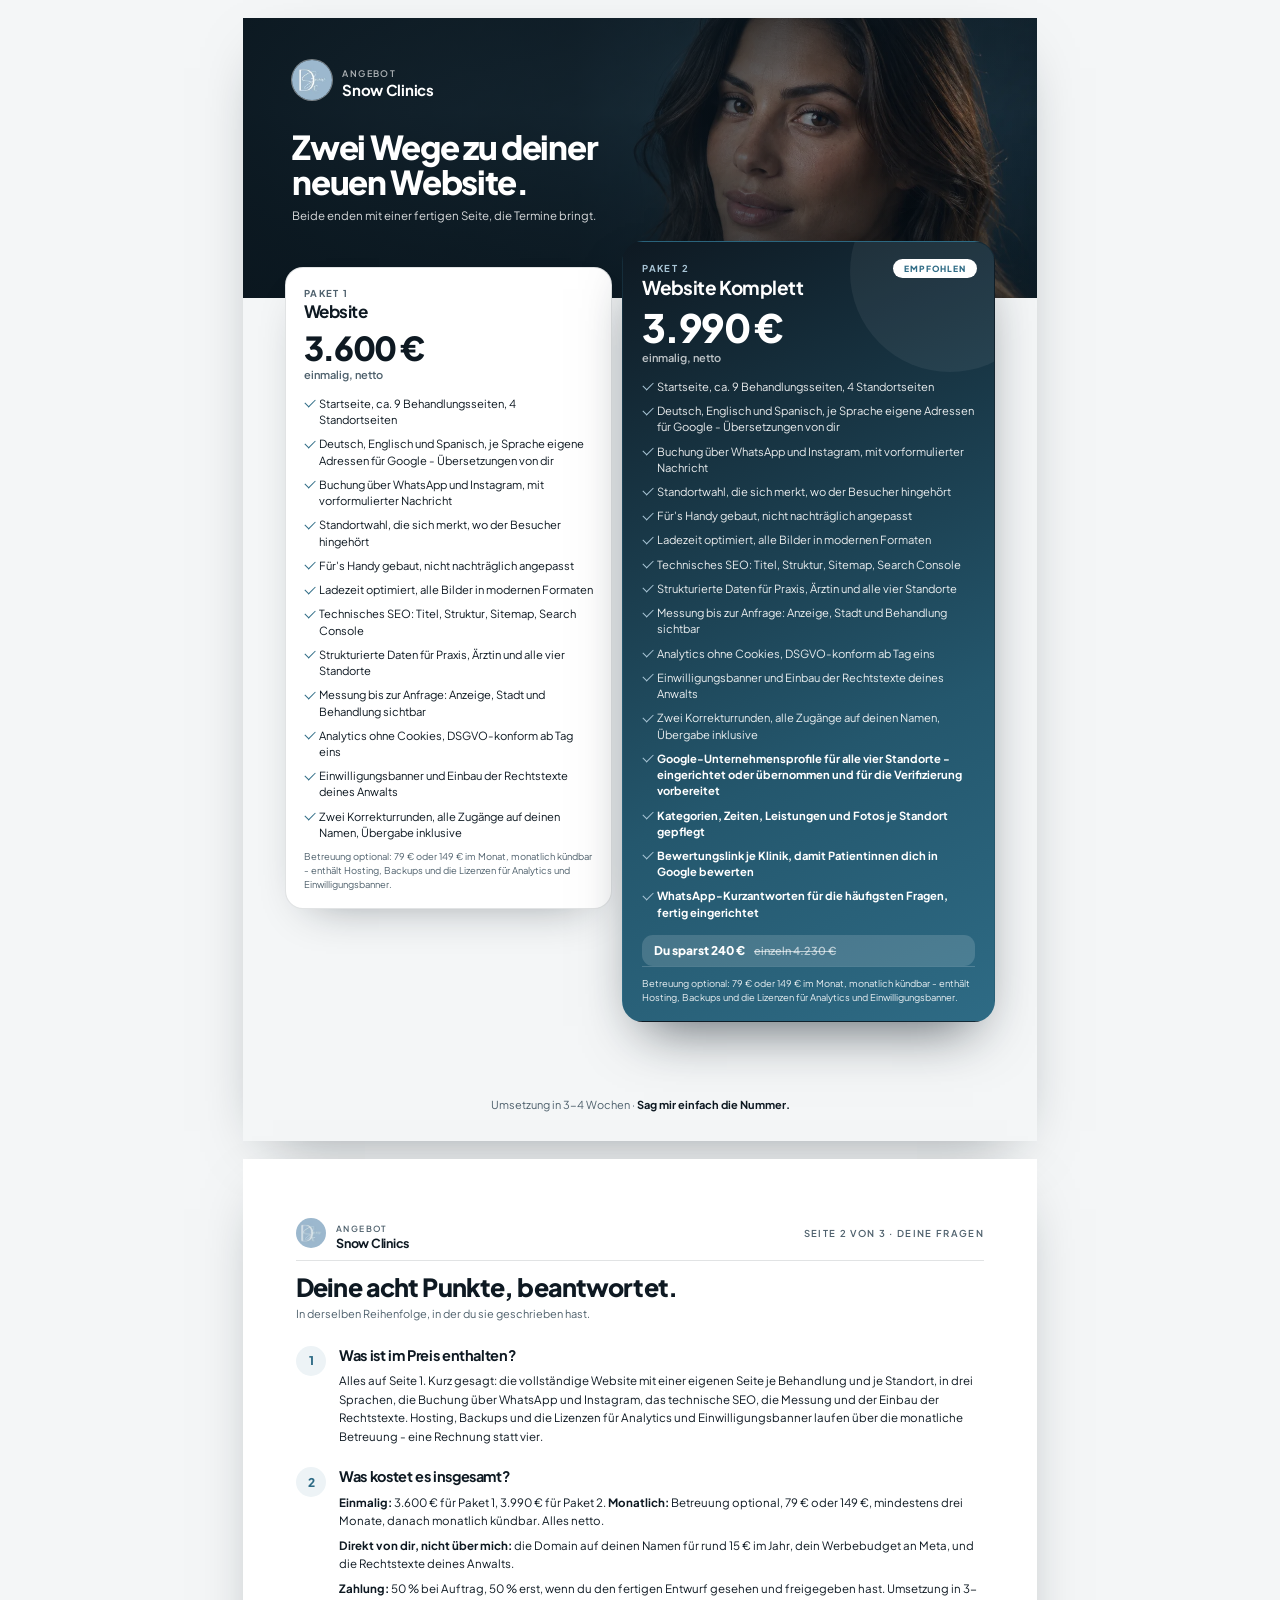
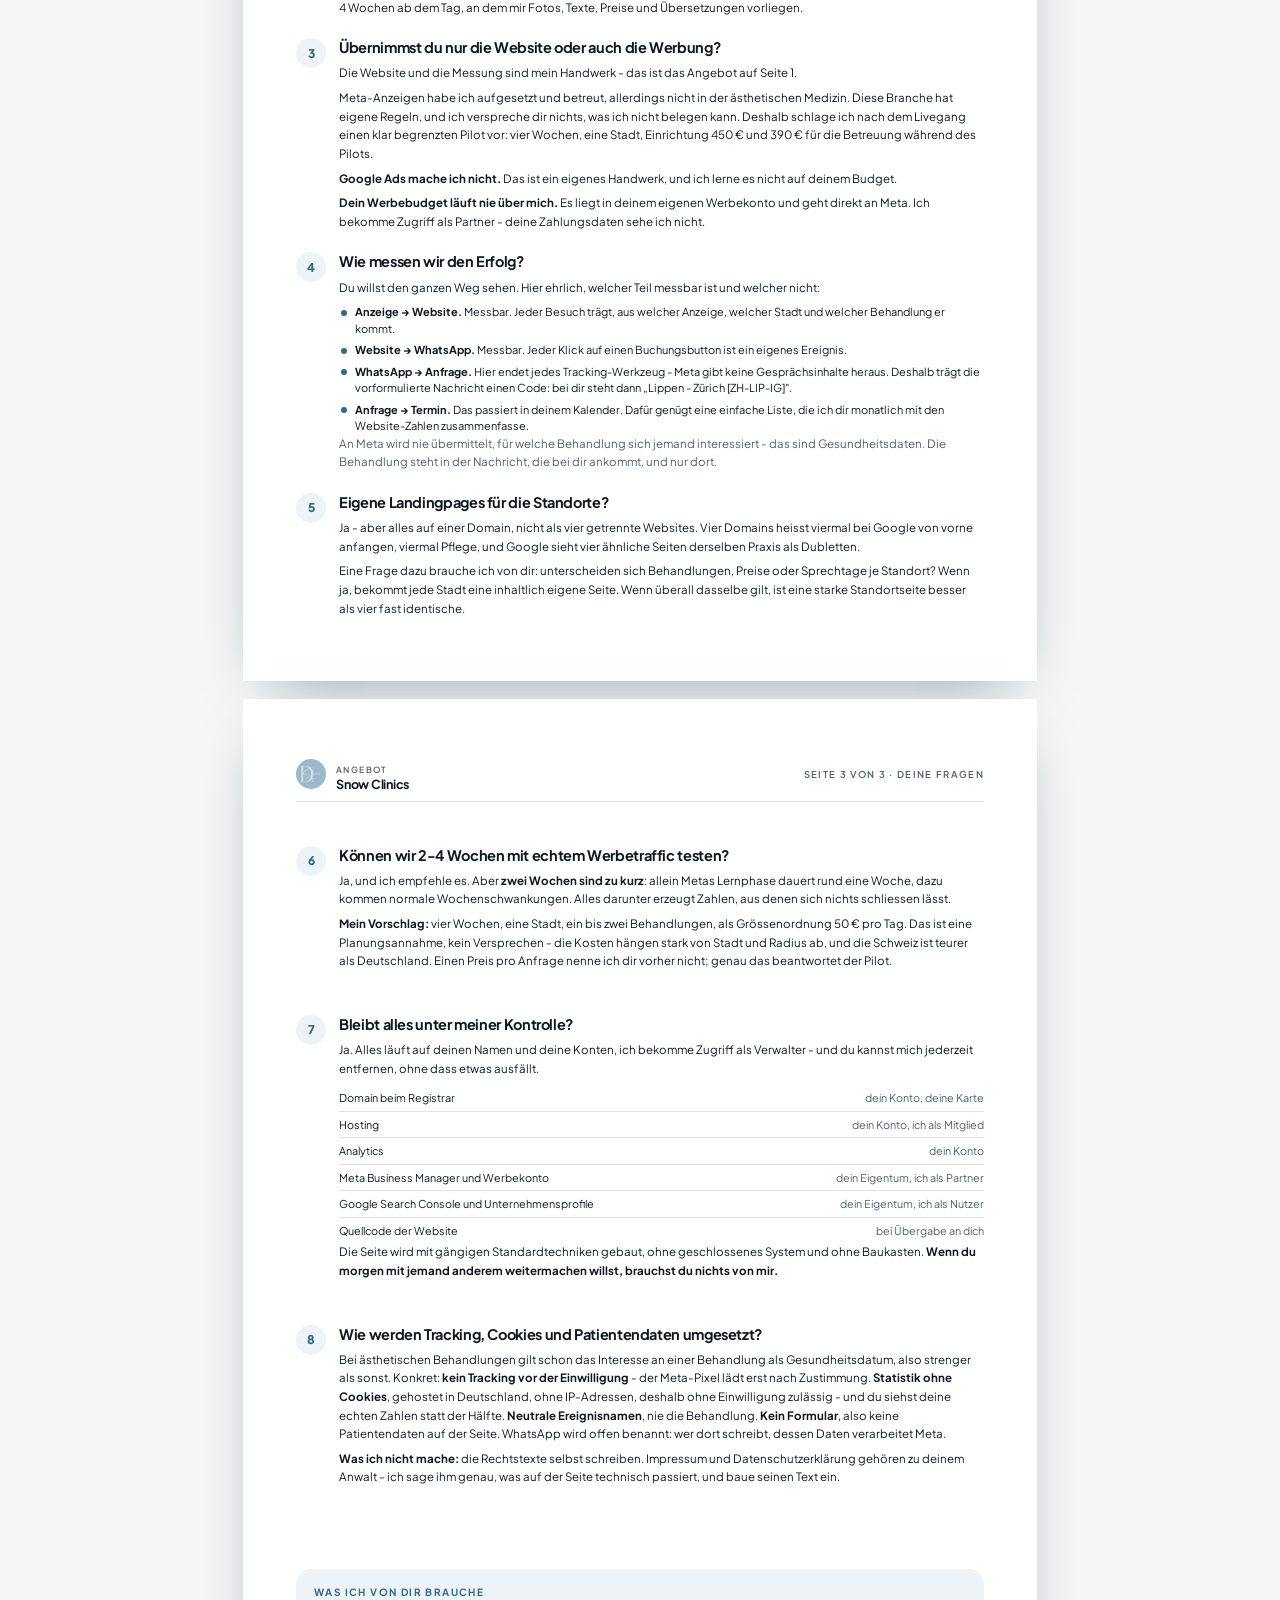
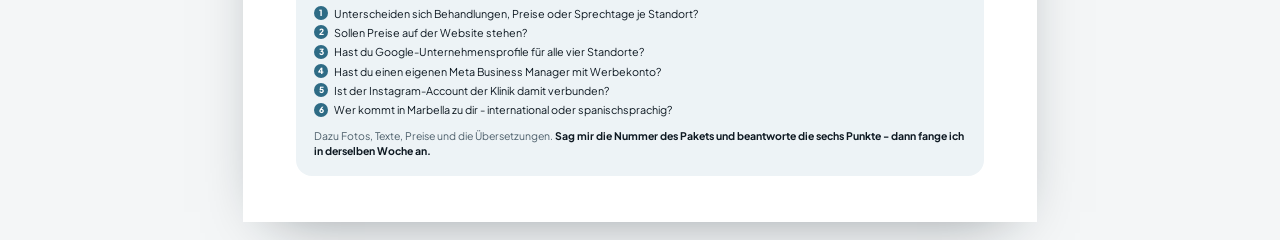
<file: angebot/angebot-komplett.html>
<!DOCTYPE html>
<html lang="de">
<head>
<meta charset="utf-8">
<meta name="viewport" content="width=device-width, initial-scale=1">
<title>Angebot - Snow Clinics</title>
<link rel="preconnect" href="https://fonts.googleapis.com">
<link rel="preconnect" href="https://fonts.gstatic.com" crossorigin>
<link href="https://fonts.googleapis.com/css2?family=Plus+Jakarta+Sans:wght@400;500;600;700;800&display=swap" rel="stylesheet">
<style>
:root{
  --ink:#0E1922; --slate:#4E606C; --frost:#A9C5D6;
  --brand:#2E6B85; --brand-deep:#24576D; --brand-tint:#EDF3F6;
  --porcelain:#F4F6F7; --snow:#FFFFFF;
  --line:rgba(14,25,34,.12);
  --font:"Plus Jakarta Sans","Segoe UI",system-ui,sans-serif;
}
*{margin:0;padding:0;box-sizing:border-box}
body{font-family:var(--font);color:var(--ink);background:var(--porcelain);-webkit-font-smoothing:antialiased}
.page{width:210mm;height:297mm;margin:0 auto;background:var(--porcelain);position:relative;overflow:hidden;display:flex;flex-direction:column}

/* ── Hero, wie auf der Website ─────────────────────────────────────────── */
.hero{position:relative;height:74mm;flex:none;overflow:hidden;color:#fff}
.hero img{position:absolute;inset:0;width:100%;height:100%;object-fit:cover;object-position:72% 26%}
.hero__scrim{
  position:absolute;inset:0;
  background:linear-gradient(to right,rgba(10,22,30,.93) 0%,rgba(10,22,30,.8) 42%,rgba(10,22,30,.32) 78%,rgba(10,22,30,.22) 100%),
             linear-gradient(to bottom,rgba(10,22,30,.5) 0%,rgba(10,22,30,.1) 34%,rgba(10,22,30,.55) 100%)
}
.hero__in{position:relative;padding:11mm 13mm 0;height:100%}
.brand{display:flex;align-items:center;gap:10px}
.brand img{position:static;width:40px;height:40px;border-radius:50%;object-fit:cover;box-shadow:0 0 0 1px rgba(255,255,255,.45)}
.brand b{font-size:15px;font-weight:700;letter-spacing:-.02em;display:block;line-height:1.2}
.brand span{font-size:9px;letter-spacing:.16em;text-transform:uppercase;color:rgba(255,255,255,.66);font-weight:600}
h1{font-size:33px;font-weight:800;letter-spacing:-.04em;line-height:1.06;margin-top:8mm;max-width:17ch}
.hero p{margin-top:7px;font-size:11.5px;line-height:1.55;color:rgba(255,255,255,.84);max-width:46ch}

/* ── Karten, halb im Bild ──────────────────────────────────────────────── */
.tiers{position:relative;z-index:2;margin:-8mm 11mm 0;display:grid;grid-template-columns:1fr 1.14fr;gap:10px;align-items:start}
.tier{
  border-radius:18px;padding:19px 18px 17px;background:var(--snow);
  border:1px solid var(--line);box-shadow:0 18px 44px -26px rgba(14,25,34,.45);
  display:flex;flex-direction:column;position:relative
}
.tier__label{font-size:9.5px;font-weight:700;letter-spacing:.15em;text-transform:uppercase;color:var(--slate)}
.tier__name{font-size:17px;font-weight:700;letter-spacing:-.03em;margin-top:3px;line-height:1.15}
.tier__price{font-size:33px;font-weight:800;letter-spacing:-.042em;margin:9px 0 0;line-height:1}
.tier__unit{font-size:11px;font-weight:600;color:var(--slate);margin-top:4px}
.tier ul{list-style:none;margin-top:14px;display:grid;gap:8px;font-size:11.2px;line-height:1.45}
.tier li{position:relative;padding-left:15px}
.tier li::before{content:"";position:absolute;left:1px;top:.4em;width:8.5px;height:4.5px;border-left:1.9px solid var(--brand);border-bottom:1.9px solid var(--brand);transform:rotate(-45deg)}
.tier__foot{margin-top:auto;padding-top:9px;font-size:9.4px;color:var(--slate);line-height:1.5}

.tier--hero{
  background:linear-gradient(156deg,var(--ink) 0%,var(--brand-deep) 64%,var(--brand) 100%);
  border-color:transparent;color:#fff;box-shadow:0 26px 54px -22px rgba(14,25,34,.7);
  margin-top:-7mm;padding:20px 19px 17px;border-radius:21px;overflow:hidden
}
.tier--hero::after{content:"";position:absolute;right:-56px;top:-70px;width:200px;height:200px;border-radius:50%;background:rgba(255,255,255,.06)}
.tier--hero .tier__label{color:var(--frost)}
.tier--hero .tier__name{font-size:19px}
.tier--hero .tier__price{font-size:39px}
.tier--hero .tier__unit{color:rgba(255,255,255,.72)}
.tier--hero li,.tier--hero .tier__foot{color:rgba(255,255,255,.9)}
.tier--hero li::before{border-color:var(--frost)}
.tier--hero li b{color:#fff;font-weight:700}
.tier--hero .tier__foot{border-top:1px solid rgba(255,255,255,.18)}
.ribbon{position:absolute;top:17px;right:17px;z-index:1;background:#fff;color:var(--brand);border-radius:999px;padding:4px 11px;font-size:8.5px;font-weight:800;letter-spacing:.12em;text-transform:uppercase}
.save{
  display:flex;align-items:baseline;gap:9px;margin-top:15px;
  background:rgba(255,255,255,.15);border-radius:11px;padding:8px 12px
}
.save b{font-size:12px;font-weight:800;color:#fff}
.save s{font-size:11px;color:rgba(255,255,255,.62);font-weight:600}

.closer{margin:auto 11mm 7mm;text-align:center;font-size:11px;color:var(--slate);line-height:1.6}
.closer b{color:var(--ink);font-weight:700}


@media print{
  .tier{box-shadow:none}
  .tier--hero{box-shadow:none;border:1px solid rgba(255,255,255,.22)}
}
@media print{ @page{size:A4;margin:0} body{background:#fff} .page{margin:0} *{-webkit-print-color-adjust:exact;print-color-adjust:exact} }
@media screen{ .page{box-shadow:0 20px 60px -30px rgba(14,25,34,.5);margin:18px auto} }

/* ── Folgeseiten: die Antworten ────────────────────────────────────────── */
.sheet{width:210mm;height:297mm;margin:0 auto;background:var(--snow);padding:15mm 14mm 12mm;display:flex;flex-direction:column;position:relative}
.sheet__top{display:flex;align-items:center;justify-content:space-between;gap:1rem;padding-bottom:9px;border-bottom:1px solid var(--line);flex:none}
.sheet__top .brand img{width:30px;height:30px}
.sheet__top .brand b{font-size:12.5px}
.sheet__top .brand span{font-size:8.5px;color:var(--slate)}
.sheet__no{font-size:9.5px;letter-spacing:.14em;text-transform:uppercase;color:var(--slate);font-weight:600}
.sheet h2.title{font-size:25px;font-weight:800;letter-spacing:-.035em;line-height:1.1;margin:13px 0 3px}
.sheet .sub{font-size:11px;color:var(--slate);line-height:1.55;margin-bottom:3px}

.qa{display:grid;grid-template-columns:auto 1fr;gap:3px 13px;margin-top:21px;break-inside:avoid}
.qa__n{grid-row:span 2;width:30px;height:30px;border-radius:50%;background:var(--brand-tint);color:var(--brand);display:grid;place-items:center;font-weight:800;font-size:12px}
.qa__q{align-self:center;font-size:14.5px;font-weight:700;letter-spacing:-.025em;line-height:1.25}
.qa__a{grid-column:2;font-size:11.5px;line-height:1.62;color:var(--ink);margin-top:5px}
.qa__a p+p{margin-top:6px}
.qa__a b{font-weight:700}
.qa__a .muted{color:var(--slate)}

.flow{display:grid;gap:5px;margin-top:7px}
.flow div{position:relative;padding-left:16px;font-size:11px;line-height:1.5}
.flow div::before{content:"";position:absolute;left:2px;top:.52em;width:6px;height:6px;border-radius:50%;background:var(--brand)}
.flow b{font-weight:700}

.acc{width:100%;border-collapse:collapse;font-size:10.8px;margin-top:7px}
.acc td{padding:4px 0;border-top:1px solid var(--line)}
.acc td:last-child{text-align:right;color:var(--slate);white-space:nowrap}
.acc tr:first-child td{border-top:0}

.need{margin-top:auto;background:var(--brand-tint);border-radius:16px;padding:17px 18px}
.sheet--last .qa{margin-top:44px}
.sheet--last .qa:first-of-type{margin-top:20px}
.need h3{font-size:10px;font-weight:700;letter-spacing:.14em;text-transform:uppercase;color:var(--brand)}
.need ol{margin:8px 0 0 0;padding-left:0;list-style:none;counter-reset:n;display:grid;gap:4px;font-size:10.8px;line-height:1.42}
.need li{counter-increment:n;position:relative;padding-left:20px}
.need li::before{content:counter(n);position:absolute;left:0;top:.05em;width:14px;height:14px;border-radius:50%;background:var(--brand);color:#fff;font-size:8.5px;font-weight:800;display:grid;place-items:center}
.need p{margin-top:10px;font-size:10.5px;color:var(--slate);line-height:1.5}
.need p b{color:var(--ink)}

@media print{ .sheet{margin:0} .page,.sheet{break-after:page;page-break-after:always} .sheet:last-of-type{break-after:auto;page-break-after:auto} }
@media screen{ .sheet{box-shadow:0 20px 60px -30px rgba(14,25,34,.5);margin:18px auto} }
</style>
</head>
<body>
<div class="page">

  <div class="hero">
    <img src="[data-uri]" alt="">
    <div class="hero__scrim"></div>
    <div class="hero__in">
      <div class="brand">
        <img src="[data-uri]" alt="">
        <div><span>Angebot</span><b>Snow Clinics</b></div>
      </div>
      <h1>Zwei Wege zu deiner neuen Website.</h1>
      <p>Beide enden mit einer fertigen Seite, die Termine bringt.</p>
    </div>
  </div>

  <div class="tiers">

    <div class="tier">
      <span class="tier__label">Paket 1</span>
      <div class="tier__name">Website</div>
      <div class="tier__price">3.600 €</div>
      <div class="tier__unit">einmalig, netto</div>
      <ul>
        <li>Startseite, ca. 9 Behandlungsseiten, 4 Standortseiten</li>
        <li>Deutsch, Englisch und Spanisch, je Sprache eigene Adressen für Google - Übersetzungen von dir</li>
        <li>Buchung über WhatsApp und Instagram, mit vorformulierter Nachricht</li>
        <li>Standortwahl, die sich merkt, wo der Besucher hingehört</li>
        <li>Für's Handy gebaut, nicht nachträglich angepasst</li>
        <li>Ladezeit optimiert, alle Bilder in modernen Formaten</li>
        <li>Technisches SEO: Titel, Struktur, Sitemap, Search Console</li>
        <li>Strukturierte Daten für Praxis, Ärztin und alle vier Standorte</li>
        <li>Messung bis zur Anfrage: Anzeige, Stadt und Behandlung sichtbar</li>
        <li>Analytics ohne Cookies, DSGVO-konform ab Tag eins</li>
        <li>Einwilligungsbanner und Einbau der Rechtstexte deines Anwalts</li>
        <li>Zwei Korrekturrunden, alle Zugänge auf deinen Namen, Übergabe inklusive</li>
      </ul>
      <div class="tier__foot">Betreuung optional: 79 € oder 149 € im Monat, monatlich kündbar - enthält Hosting, Backups und die Lizenzen für Analytics und Einwilligungsbanner.</div>
    </div>

    <div class="tier tier--hero">
      <span class="ribbon">Empfohlen</span>
      <span class="tier__label">Paket 2</span>
      <div class="tier__name">Website Komplett</div>
      <div class="tier__price">3.990 €</div>
      <div class="tier__unit">einmalig, netto</div>
      <ul>
        <li>Startseite, ca. 9 Behandlungsseiten, 4 Standortseiten</li>
        <li>Deutsch, Englisch und Spanisch, je Sprache eigene Adressen für Google - Übersetzungen von dir</li>
        <li>Buchung über WhatsApp und Instagram, mit vorformulierter Nachricht</li>
        <li>Standortwahl, die sich merkt, wo der Besucher hingehört</li>
        <li>Für's Handy gebaut, nicht nachträglich angepasst</li>
        <li>Ladezeit optimiert, alle Bilder in modernen Formaten</li>
        <li>Technisches SEO: Titel, Struktur, Sitemap, Search Console</li>
        <li>Strukturierte Daten für Praxis, Ärztin und alle vier Standorte</li>
        <li>Messung bis zur Anfrage: Anzeige, Stadt und Behandlung sichtbar</li>
        <li>Analytics ohne Cookies, DSGVO-konform ab Tag eins</li>
        <li>Einwilligungsbanner und Einbau der Rechtstexte deines Anwalts</li>
        <li>Zwei Korrekturrunden, alle Zugänge auf deinen Namen, Übergabe inklusive</li>
        <li><b>Google-Unternehmensprofile für alle vier Standorte - eingerichtet oder übernommen und für die Verifizierung vorbereitet</b></li>
        <li><b>Kategorien, Zeiten, Leistungen und Fotos je Standort gepflegt</b></li>
        <li><b>Bewertungslink je Klinik, damit Patientinnen dich in Google bewerten</b></li>
        <li><b>WhatsApp-Kurzantworten für die häufigsten Fragen, fertig eingerichtet</b></li>
      </ul>
      <div class="save"><b>Du sparst 240 €</b><s>einzeln 4.230 €</s></div>
      <div class="tier__foot">Betreuung optional: 79 € oder 149 € im Monat, monatlich kündbar - enthält Hosting, Backups und die Lizenzen für Analytics und Einwilligungsbanner.</div>
    </div>

  </div>

  <div class="closer">
    Umsetzung in 3-4 Wochen · <b>Sag mir einfach die Nummer.</b>
  </div>


</div>

<div class="sheet">
  <div class="sheet__top">
    <div class="brand"><img src="[data-uri]" alt=""><div><span>Angebot</span><b>Snow Clinics</b></div></div>
    <span class="sheet__no">Seite 2 von 3 · Deine Fragen</span>
  </div>
  <h2 class="title">Deine acht Punkte, beantwortet.</h2>
  <p class="sub">In derselben Reihenfolge, in der du sie geschrieben hast.</p>

  <div class="qa">
    <div class="qa__n">1</div>
    <div class="qa__q">Was ist im Preis enthalten?</div>
    <div class="qa__a"><p>Alles auf Seite 1. Kurz gesagt: die vollständige Website mit einer eigenen Seite je Behandlung und je Standort, in drei Sprachen, die Buchung über WhatsApp und Instagram, das technische SEO, die Messung und der Einbau der Rechtstexte. Hosting, Backups und die Lizenzen für Analytics und Einwilligungsbanner laufen über die monatliche Betreuung - eine Rechnung statt vier.</p></div>
  </div>

  <div class="qa">
    <div class="qa__n">2</div>
    <div class="qa__q">Was kostet es insgesamt?</div>
    <div class="qa__a">
      <p><b>Einmalig:</b> 3.600 € für Paket 1, 3.990 € für Paket 2. <b>Monatlich:</b> Betreuung optional, 79 € oder 149 €, mindestens drei Monate, danach monatlich kündbar. Alles netto.</p>
      <p><b>Direkt von dir, nicht über mich:</b> die Domain auf deinen Namen für rund 15 € im Jahr, dein Werbebudget an Meta, und die Rechtstexte deines Anwalts.</p>
      <p><b>Zahlung:</b> 50 % bei Auftrag, 50 % erst, wenn du den fertigen Entwurf gesehen und freigegeben hast. Umsetzung in 3-4 Wochen ab dem Tag, an dem mir Fotos, Texte, Preise und Übersetzungen vorliegen.</p>
    </div>
  </div>

  <div class="qa">
    <div class="qa__n">3</div>
    <div class="qa__q">Übernimmst du nur die Website oder auch die Werbung?</div>
    <div class="qa__a">
      <p>Die Website und die Messung sind mein Handwerk - das ist das Angebot auf Seite 1.</p>
      <p>Meta-Anzeigen habe ich aufgesetzt und betreut, allerdings nicht in der ästhetischen Medizin. Diese Branche hat eigene Regeln, und ich verspreche dir nichts, was ich nicht belegen kann. Deshalb schlage ich nach dem Livegang einen klar begrenzten Pilot vor: vier Wochen, eine Stadt, Einrichtung 450 € und 390 € für die Betreuung während des Pilots.</p>
      <p><b>Google Ads mache ich nicht.</b> Das ist ein eigenes Handwerk, und ich lerne es nicht auf deinem Budget.</p>
      <p><b>Dein Werbebudget läuft nie über mich.</b> Es liegt in deinem eigenen Werbekonto und geht direkt an Meta. Ich bekomme Zugriff als Partner - deine Zahlungsdaten sehe ich nicht.</p>
    </div>
  </div>

  <div class="qa">
    <div class="qa__n">4</div>
    <div class="qa__q">Wie messen wir den Erfolg?</div>
    <div class="qa__a">
      <p>Du willst den ganzen Weg sehen. Hier ehrlich, welcher Teil messbar ist und welcher nicht:</p>
      <div class="flow">
        <div><b>Anzeige → Website.</b> Messbar. Jeder Besuch trägt, aus welcher Anzeige, welcher Stadt und welcher Behandlung er kommt.</div>
        <div><b>Website → WhatsApp.</b> Messbar. Jeder Klick auf einen Buchungsbutton ist ein eigenes Ereignis.</div>
        <div><b>WhatsApp → Anfrage.</b> Hier endet jedes Tracking-Werkzeug - Meta gibt keine Gesprächsinhalte heraus. Deshalb trägt die vorformulierte Nachricht einen Code: bei dir steht dann „Lippen - Zürich [ZH-LIP-IG]".</div>
        <div><b>Anfrage → Termin.</b> Das passiert in deinem Kalender. Dafür genügt eine einfache Liste, die ich dir monatlich mit den Website-Zahlen zusammenfasse.</div>
      </div>
      <p class="muted">An Meta wird nie übermittelt, für welche Behandlung sich jemand interessiert - das sind Gesundheitsdaten. Die Behandlung steht in der Nachricht, die bei dir ankommt, und nur dort.</p>
    </div>
  </div>
  <div class="qa">
    <div class="qa__n">5</div>
    <div class="qa__q">Eigene Landingpages für die Standorte?</div>
    <div class="qa__a">
      <p>Ja - aber alles auf einer Domain, nicht als vier getrennte Websites. Vier Domains heisst viermal bei Google von vorne anfangen, viermal Pflege, und Google sieht vier ähnliche Seiten derselben Praxis als Dubletten.</p>
      <p>Eine Frage dazu brauche ich von dir: unterscheiden sich Behandlungen, Preise oder Sprechtage je Standort? Wenn ja, bekommt jede Stadt eine inhaltlich eigene Seite. Wenn überall dasselbe gilt, ist eine starke Standortseite besser als vier fast identische.</p>
    </div>
  </div>
</div>
<div class="sheet sheet--last">
  <div class="sheet__top">
    <div class="brand"><img src="[data-uri]" alt=""><div><span>Angebot</span><b>Snow Clinics</b></div></div>
    <span class="sheet__no">Seite 3 von 3 · Deine Fragen</span>
  </div>

  <div class="qa">
    <div class="qa__n">6</div>
    <div class="qa__q">Können wir 2-4 Wochen mit echtem Werbetraffic testen?</div>
    <div class="qa__a">
      <p>Ja, und ich empfehle es. Aber <b>zwei Wochen sind zu kurz</b>: allein Metas Lernphase dauert rund eine Woche, dazu kommen normale Wochenschwankungen. Alles darunter erzeugt Zahlen, aus denen sich nichts schliessen lässt.</p>
      <p><b>Mein Vorschlag:</b> vier Wochen, eine Stadt, ein bis zwei Behandlungen, als Grössenordnung 50 € pro Tag. Das ist eine Planungsannahme, kein Versprechen - die Kosten hängen stark von Stadt und Radius ab, und die Schweiz ist teurer als Deutschland. Einen Preis pro Anfrage nenne ich dir vorher nicht; genau das beantwortet der Pilot.</p>
    </div>
  </div>

  <div class="qa">
    <div class="qa__n">7</div>
    <div class="qa__q">Bleibt alles unter meiner Kontrolle?</div>
    <div class="qa__a">
      <p>Ja. Alles läuft auf deinen Namen und deine Konten, ich bekomme Zugriff als Verwalter - und du kannst mich jederzeit entfernen, ohne dass etwas ausfällt.</p>
      <table class="acc">
        <tr><td>Domain beim Registrar</td><td>dein Konto, deine Karte</td></tr>
        <tr><td>Hosting</td><td>dein Konto, ich als Mitglied</td></tr>
        <tr><td>Analytics</td><td>dein Konto</td></tr>
        <tr><td>Meta Business Manager und Werbekonto</td><td>dein Eigentum, ich als Partner</td></tr>
        <tr><td>Google Search Console und Unternehmensprofile</td><td>dein Eigentum, ich als Nutzer</td></tr>
        <tr><td>Quellcode der Website</td><td>bei Übergabe an dich</td></tr>
      </table>
      <p>Die Seite wird mit gängigen Standardtechniken gebaut, ohne geschlossenes System und ohne Baukasten. <b>Wenn du morgen mit jemand anderem weitermachen willst, brauchst du nichts von mir.</b></p>
    </div>
  </div>

  <div class="qa">
    <div class="qa__n">8</div>
    <div class="qa__q">Wie werden Tracking, Cookies und Patientendaten umgesetzt?</div>
    <div class="qa__a">
      <p>Bei ästhetischen Behandlungen gilt schon das Interesse an einer Behandlung als Gesundheitsdatum, also strenger als sonst. Konkret: <b>kein Tracking vor der Einwilligung</b> - der Meta-Pixel lädt erst nach Zustimmung. <b>Statistik ohne Cookies</b>, gehostet in Deutschland, ohne IP-Adressen, deshalb ohne Einwilligung zulässig - und du siehst deine echten Zahlen statt der Hälfte. <b>Neutrale Ereignisnamen</b>, nie die Behandlung. <b>Kein Formular</b>, also keine Patientendaten auf der Seite. WhatsApp wird offen benannt: wer dort schreibt, dessen Daten verarbeitet Meta.</p>
      <p><b>Was ich nicht mache:</b> die Rechtstexte selbst schreiben. Impressum und Datenschutzerklärung gehören zu deinem Anwalt - ich sage ihm genau, was auf der Seite technisch passiert, und baue seinen Text ein.</p>
    </div>
  </div>

  <div class="need">
    <h3>Was ich von dir brauche</h3>
    <ol>
      <li>Unterscheiden sich Behandlungen, Preise oder Sprechtage je Standort?</li>
      <li>Sollen Preise auf der Website stehen?</li>
      <li>Hast du Google-Unternehmensprofile für alle vier Standorte?</li>
      <li>Hast du einen eigenen Meta Business Manager mit Werbekonto?</li>
      <li>Ist der Instagram-Account der Klinik damit verbunden?</li>
      <li>Wer kommt in Marbella zu dir - international oder spanischsprachig?</li>
    </ol>
      <p>Dazu Fotos, Texte, Preise und die Übersetzungen. <b>Sag mir die Nummer des Pakets und beantworte die sechs Punkte - dann fange ich in derselben Woche an.</b></p>
  </div>
</div>
</body>
</html>
</file>
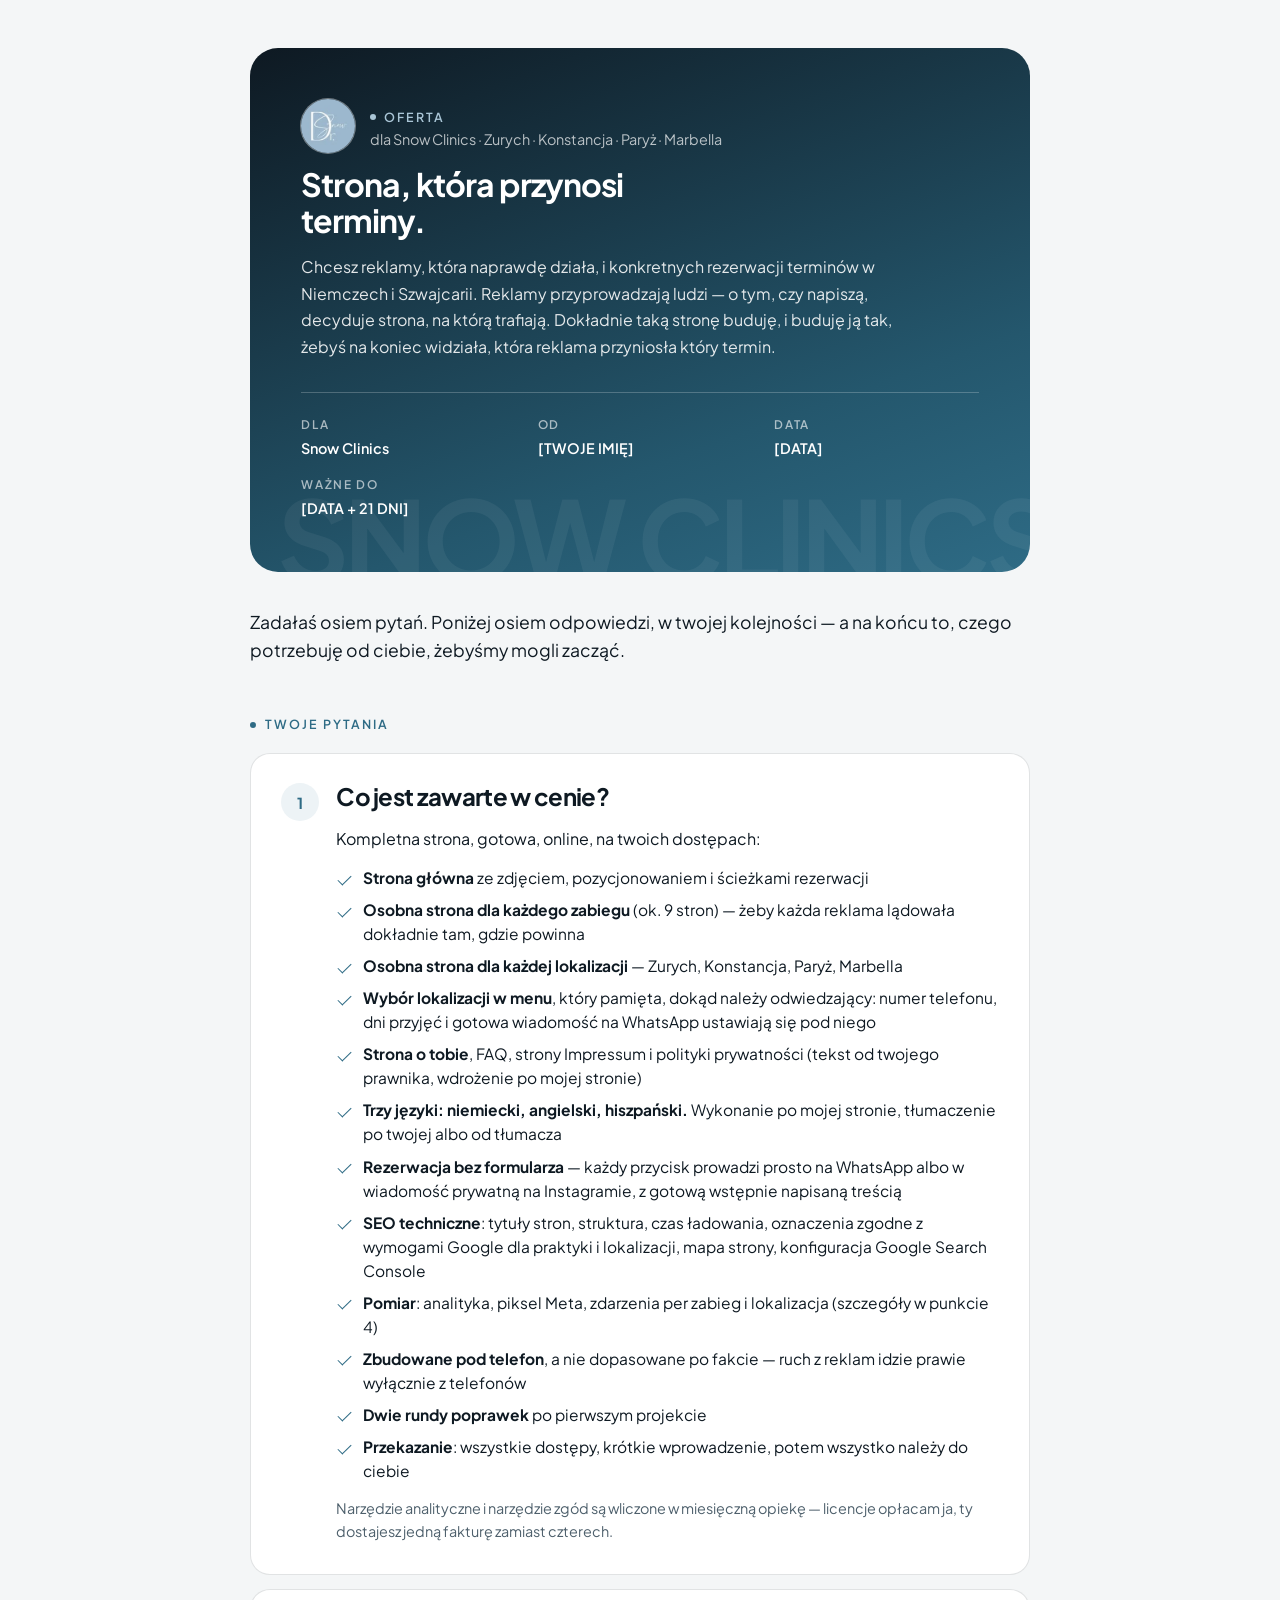
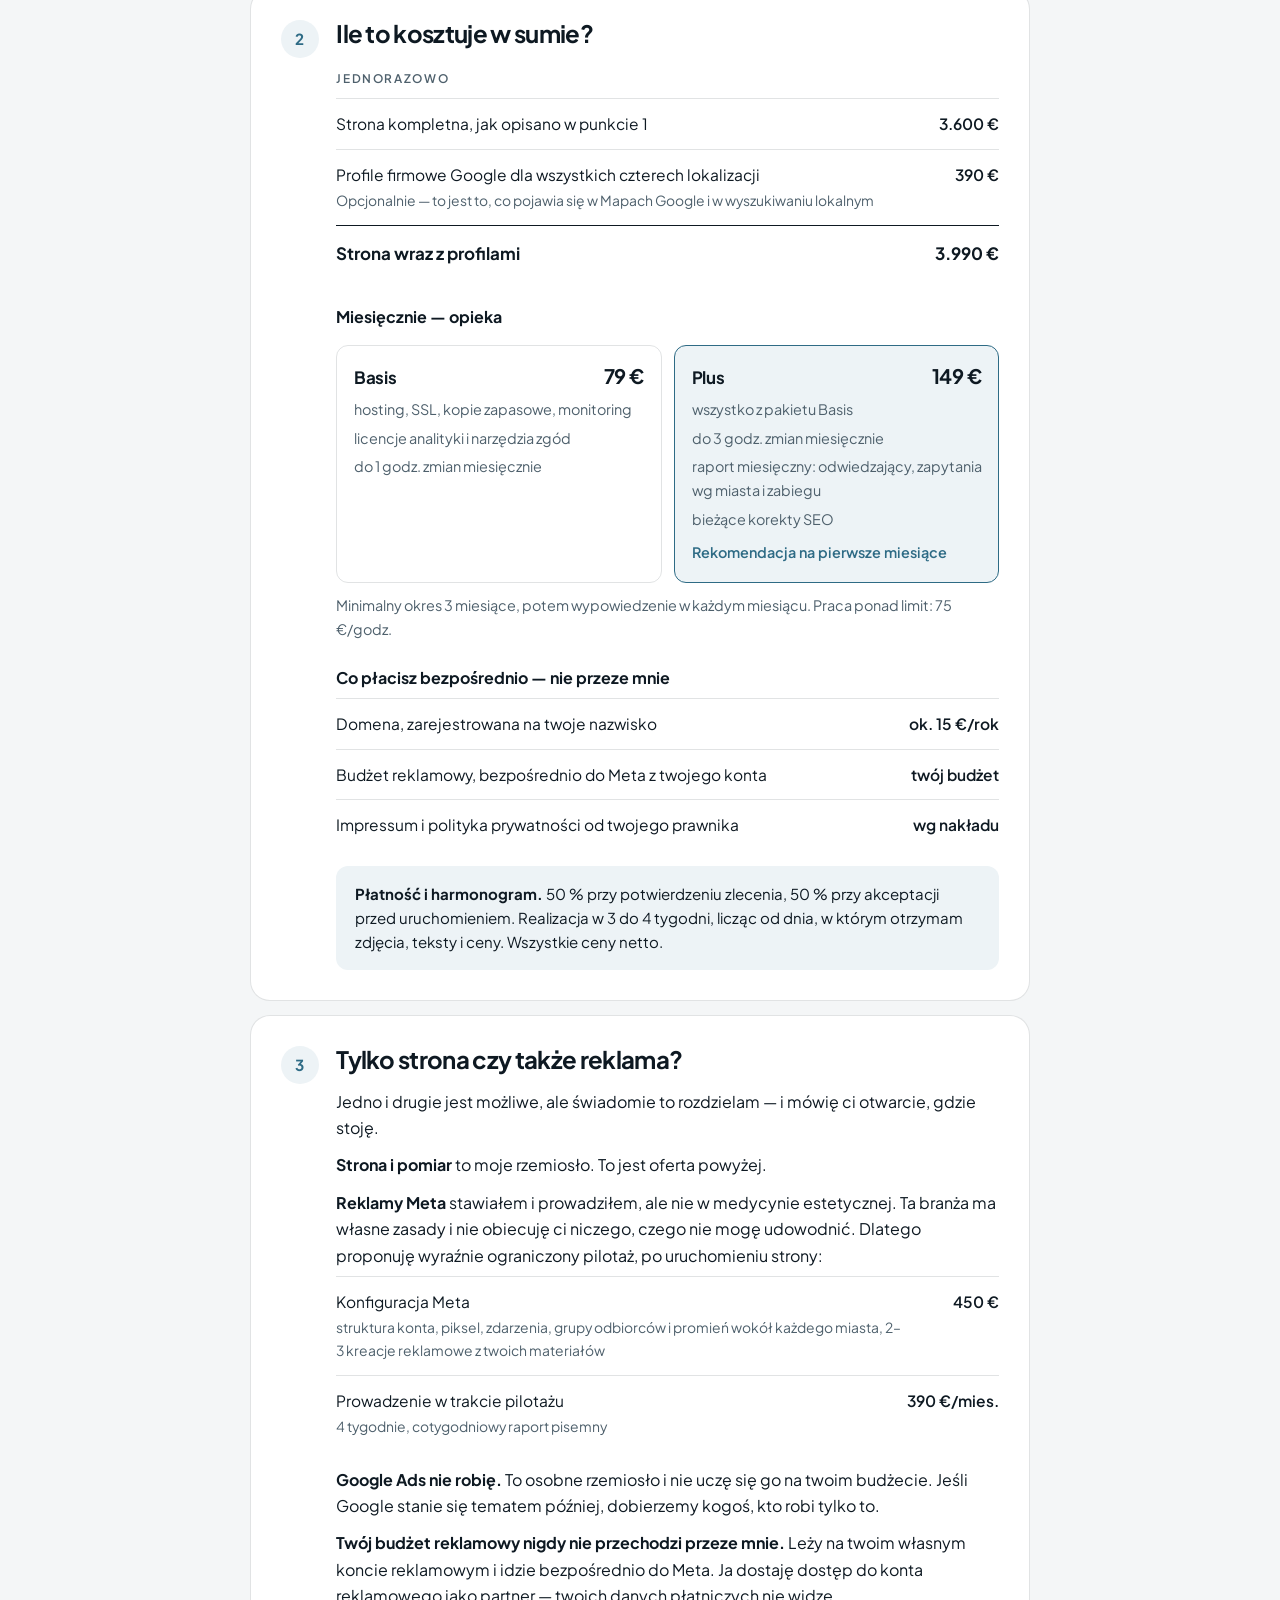
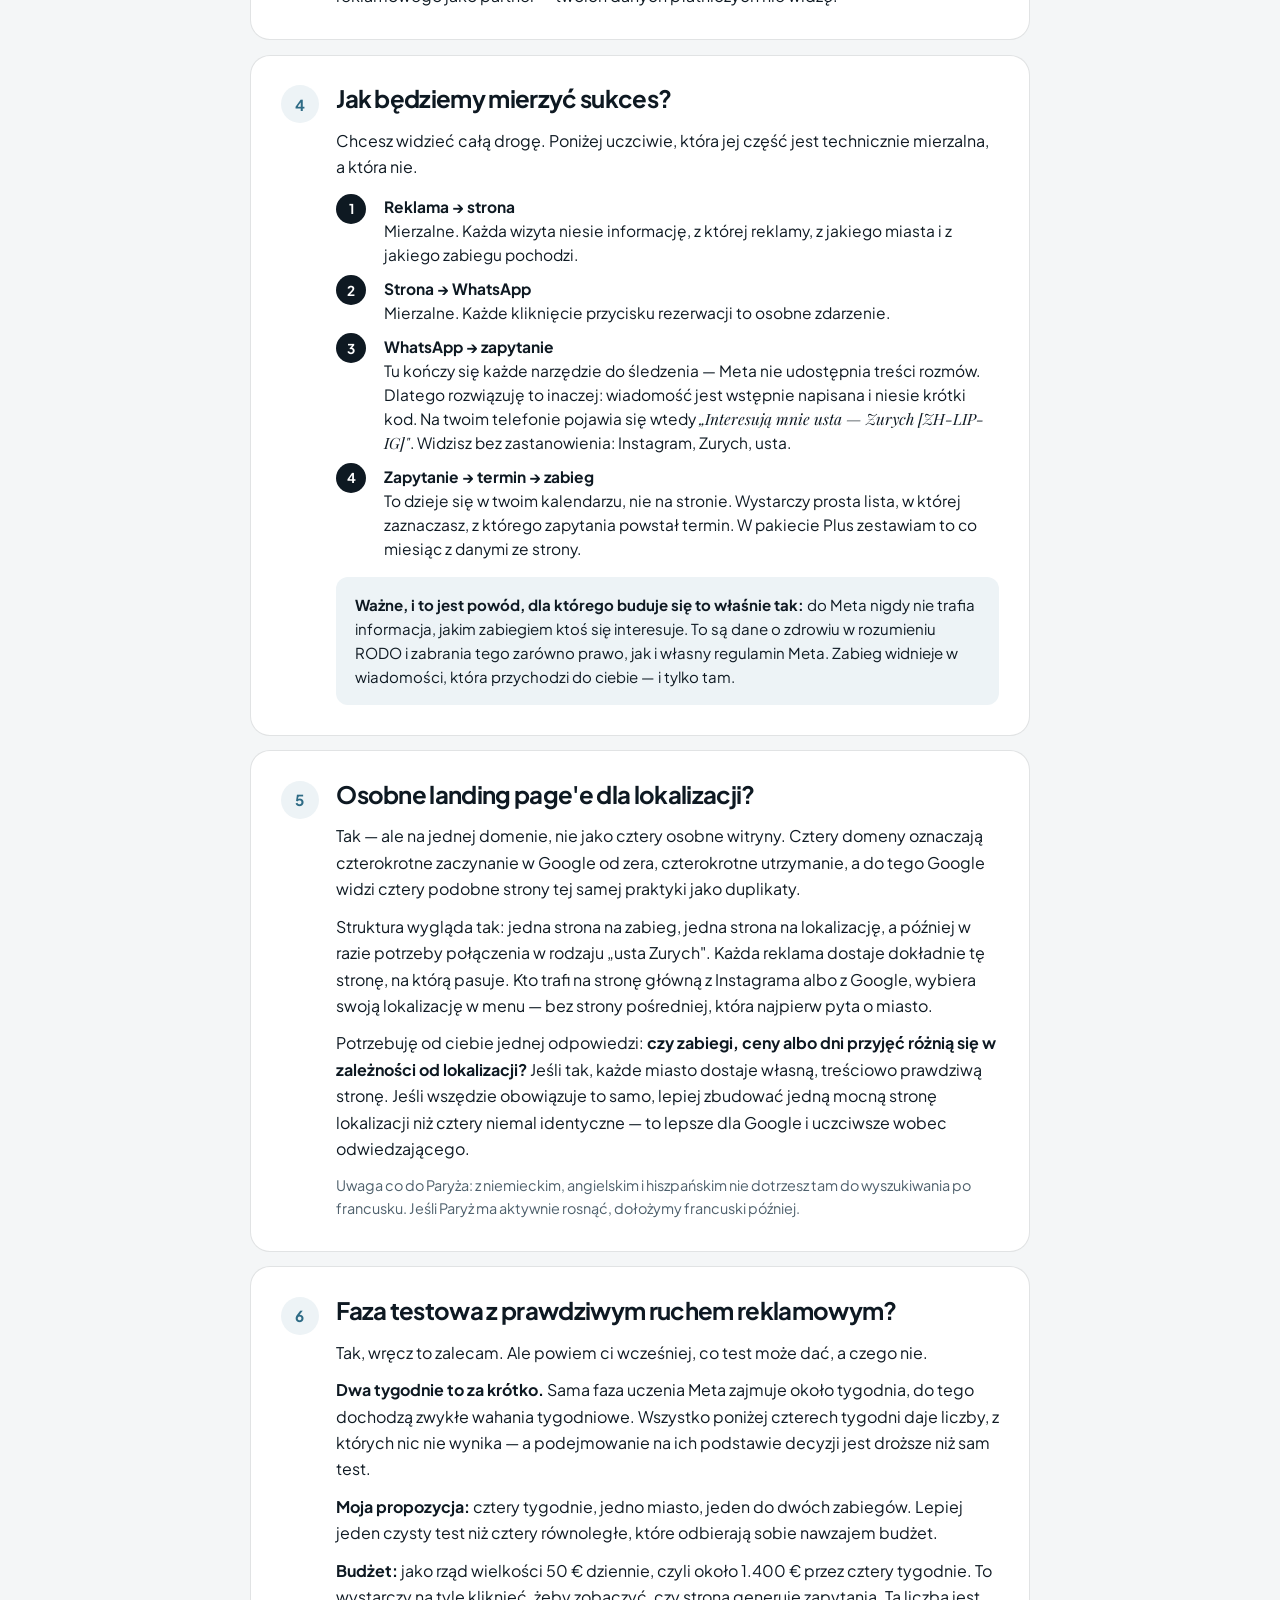
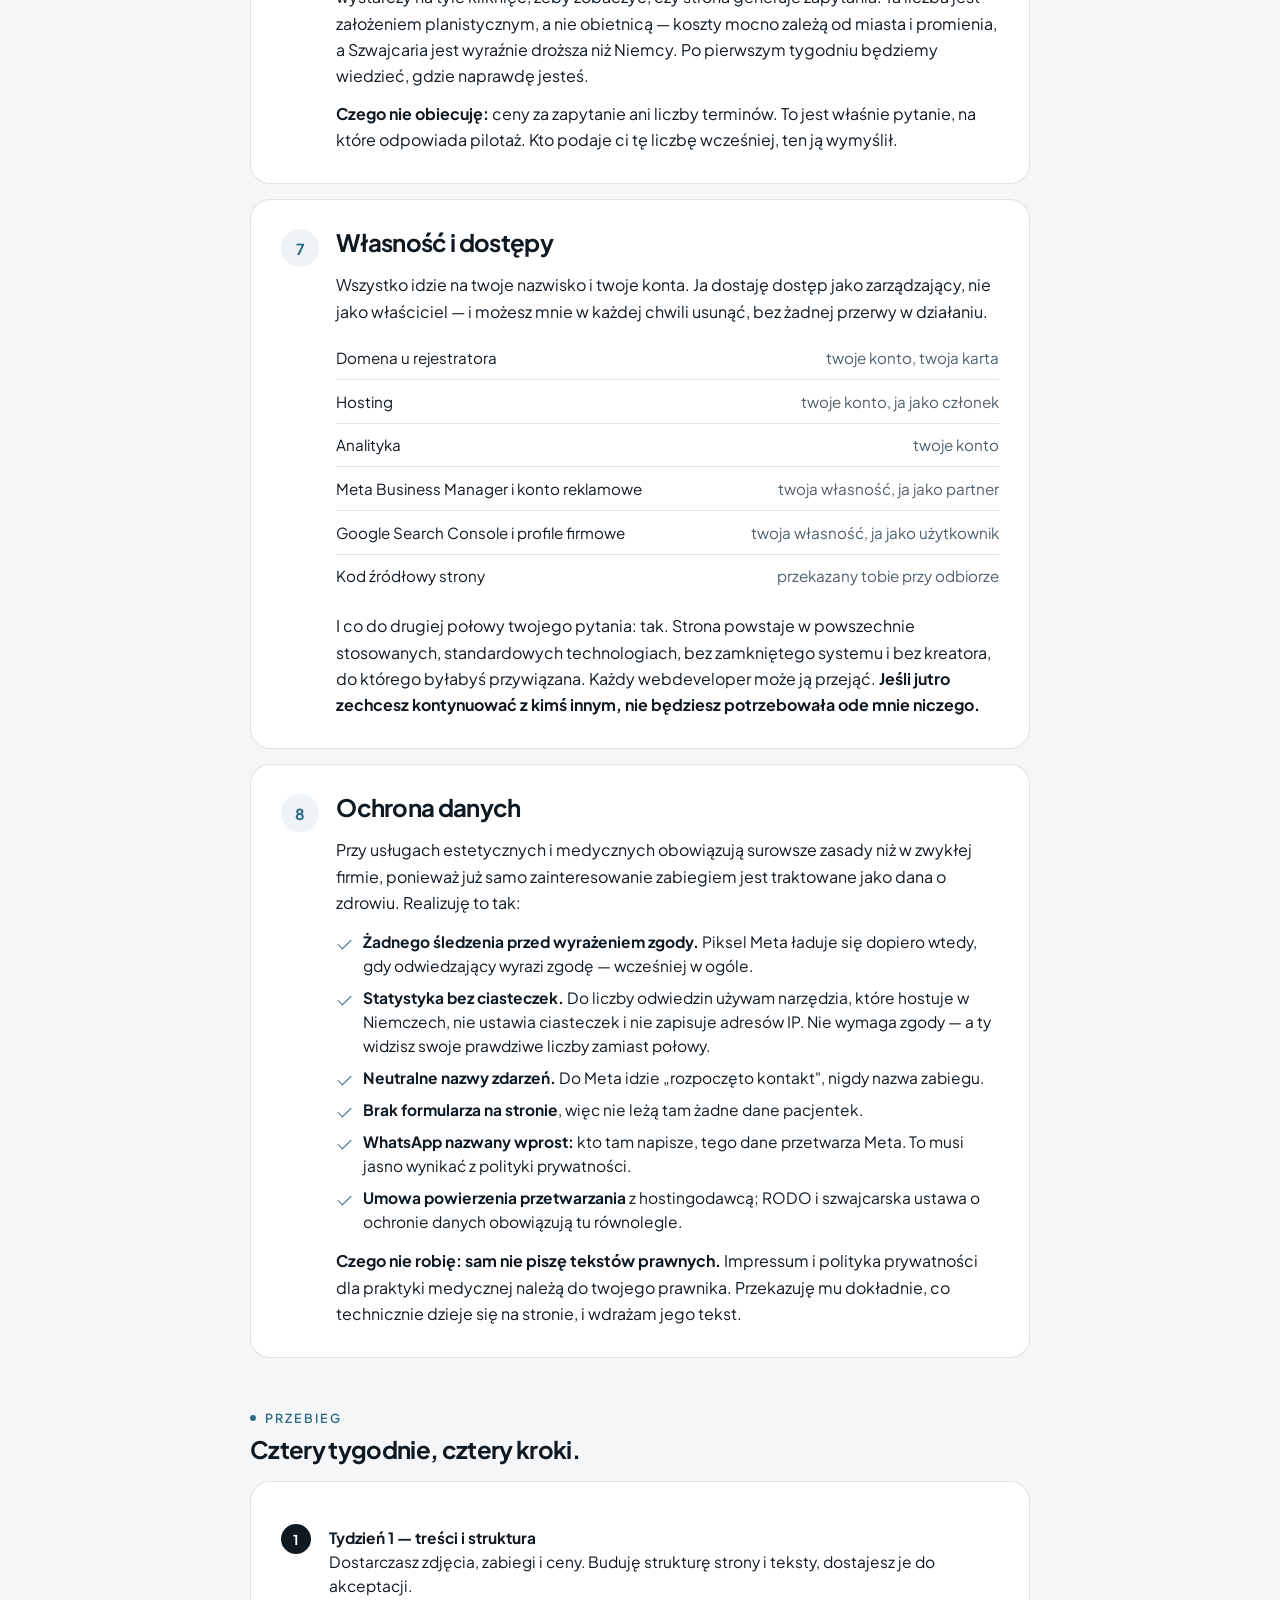
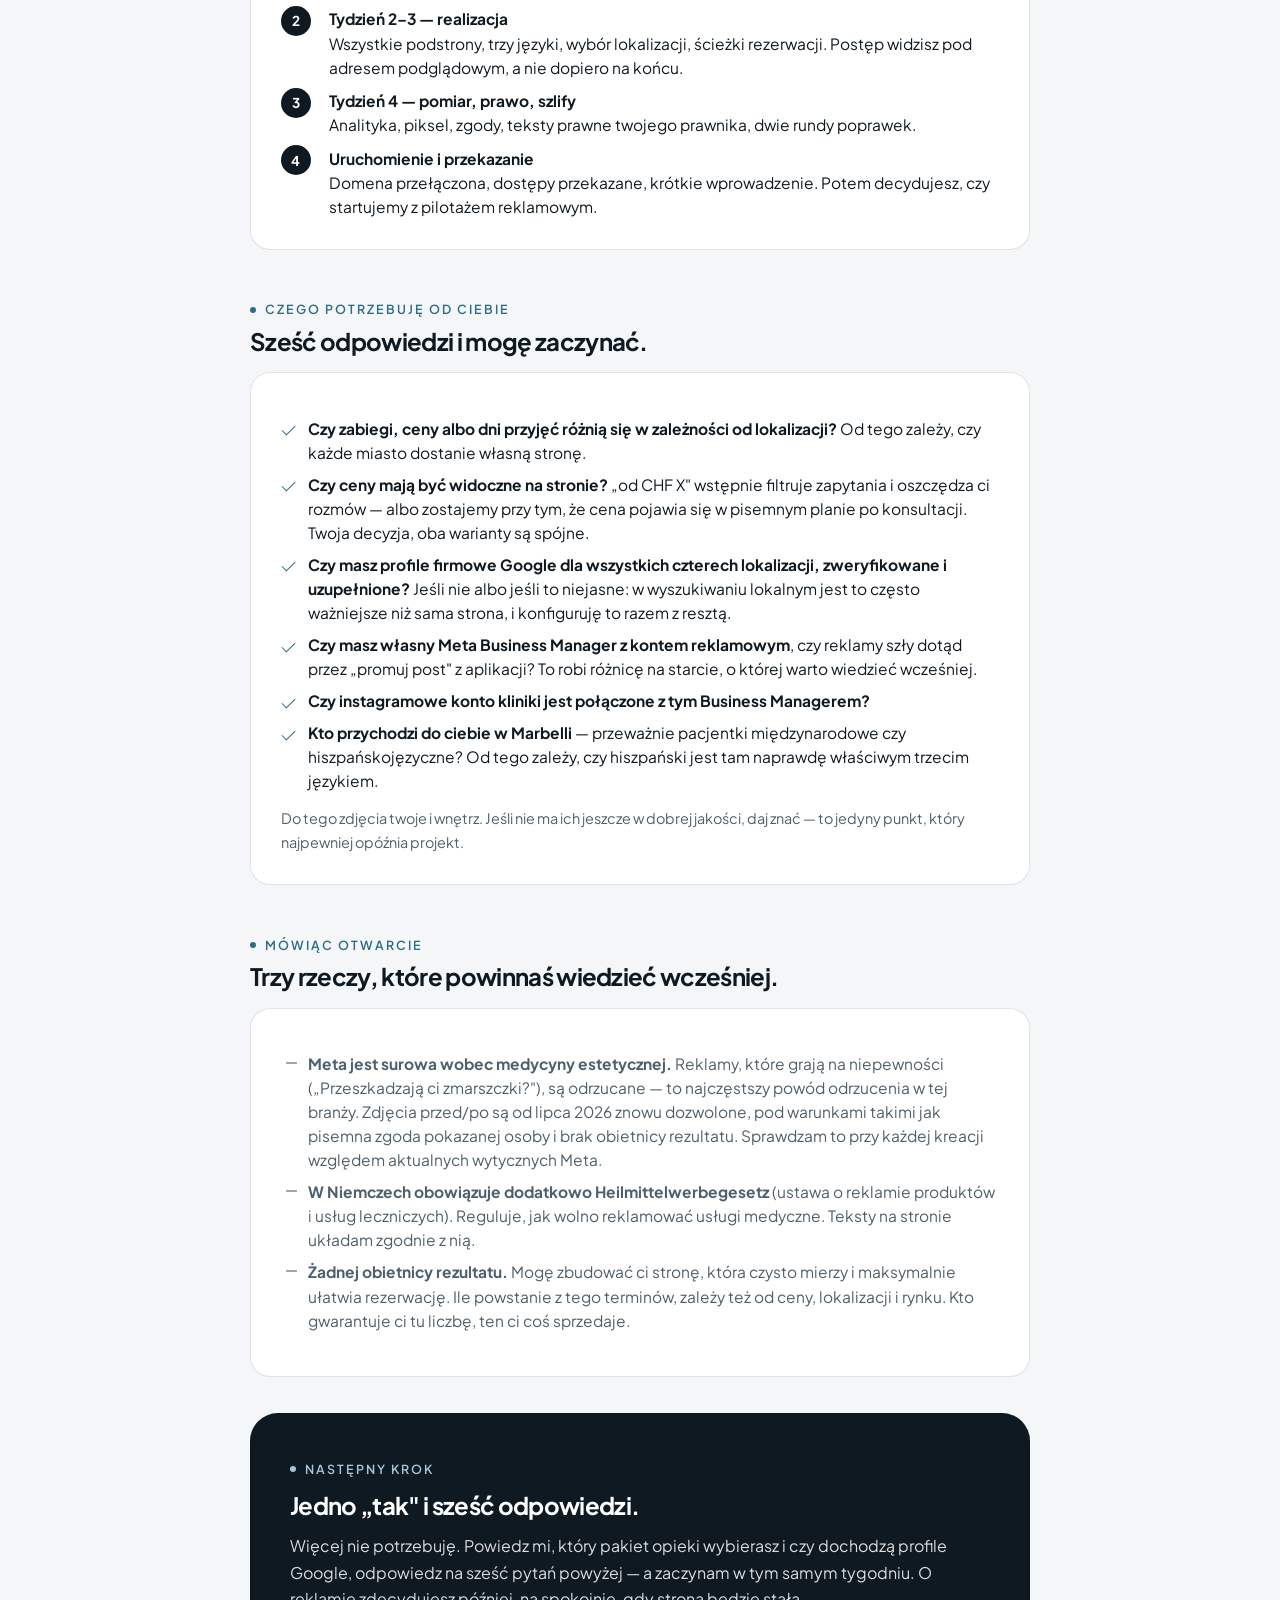
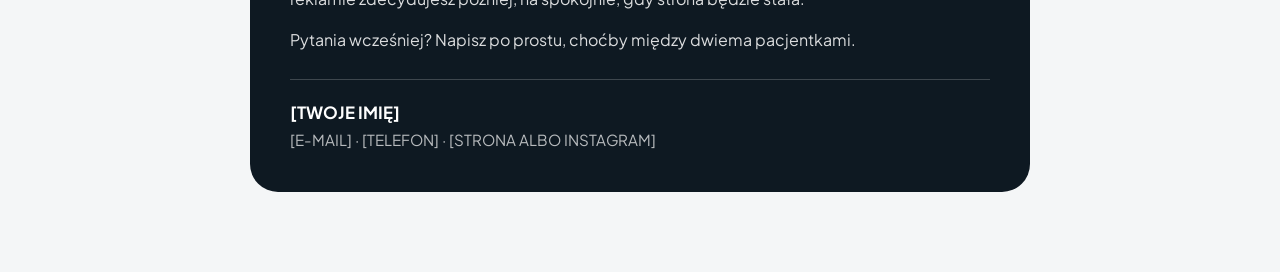
<file: angebot/angebot-pl.html>
<!DOCTYPE html>
<html lang="pl">
<head>
<meta charset="utf-8">
<meta name="viewport" content="width=device-width, initial-scale=1">
<title>Oferta — Snow Clinics (wersja polska, do wglądu)</title>
<link rel="preconnect" href="https://fonts.googleapis.com">
<link rel="preconnect" href="https://fonts.gstatic.com" crossorigin>
<link href="https://fonts.googleapis.com/css2?family=Plus+Jakarta+Sans:wght@400;500;600;700&family=Playfair+Display:ital@1&display=swap" rel="stylesheet">
<style>
:root{
  --ink:#0E1922; --ink-2:#16303F; --slate:#4E606C; --frost:#A9C5D6;
  --brand:#2E6B85; --brand-deep:#24576D; --brand-tint:#EDF3F6;
  --porcelain:#F4F6F7; --snow:#FFFFFF; --sand:#E6DCD2;
  --line:rgba(14,25,34,.12);
  --font:"Plus Jakarta Sans","Segoe UI",system-ui,-apple-system,sans-serif;
  --font-accent:"Playfair Display",Georgia,serif;
  --r-sm:12px; --r-md:20px; --r-lg:28px; --r-pill:999px;
}
*{margin:0;padding:0;box-sizing:border-box}
html{-webkit-text-size-adjust:100%}
body{
  font-family:var(--font); font-size:16px; line-height:1.65;
  color:var(--ink); background:var(--porcelain);
  -webkit-font-smoothing:antialiased;
}
.sheet{max-width:860px;margin:0 auto;padding:clamp(1.25rem,4vw,3rem) clamp(1.1rem,4vw,2.5rem) 5rem}
h1,h2,h3{letter-spacing:-.03em;line-height:1.12;font-weight:700}
h1{font-size:clamp(2.1rem,1.4rem+3vw,3.4rem)}
h2{font-size:clamp(1.45rem,1.2rem+1.1vw,2rem);letter-spacing:-.028em}
h3{font-size:1.06rem;letter-spacing:-.02em;line-height:1.3}
p{max-width:64ch}
em{font-family:var(--font-accent);font-style:italic}
a{color:var(--brand)}
.eyebrow{
  display:inline-flex;align-items:center;gap:.55rem;
  font-size:.78rem;font-weight:600;letter-spacing:.16em;text-transform:uppercase;color:var(--brand);
}
.eyebrow::before{content:"";width:6px;height:6px;border-radius:50%;background:currentColor}
.muted{color:var(--slate)}
.small{font-size:.9rem}

/* ── cover ─────────────────────────────────────────────────────────────── */
.cover{
  position:relative;overflow:hidden;
  background:linear-gradient(160deg,var(--ink) 0%,var(--brand-deep) 70%,var(--brand) 100%);
  color:#fff;border-radius:var(--r-lg);
  padding:clamp(1.75rem,4vw,3.25rem);
  margin-bottom:2.25rem;
}
.cover::after{
  content:"SNOW CLINICS";position:absolute;right:-3%;bottom:-.52em;
  font-size:clamp(3rem,11vw,7rem);font-weight:700;letter-spacing:-.045em;
  color:rgba(255,255,255,.055);white-space:nowrap;pointer-events:none;
}
.cover .eyebrow{color:var(--frost)}
.cover h1{margin:.85rem 0 1rem;max-width:16ch}
.cover p{color:rgba(255,255,255,.88);max-width:52ch}
.cover__mark{width:54px;height:54px;border-radius:50%;object-fit:cover;box-shadow:0 0 0 1px rgba(255,255,255,.4)}
.cover__top{display:flex;align-items:center;gap:.9rem;position:relative;z-index:1}
.cover__inner{position:relative;z-index:1}
.facts{
  position:relative;z-index:1;
  display:grid;gap:.9rem 2rem;grid-template-columns:repeat(auto-fit,minmax(150px,1fr));
  margin-top:2rem;padding-top:1.4rem;border-top:1px solid rgba(255,255,255,.22);
  font-size:.9rem
}
.facts dt{color:rgba(255,255,255,.62);font-size:.74rem;letter-spacing:.14em;text-transform:uppercase;font-weight:600}
.facts dd{color:#fff;font-weight:600;margin-top:.15rem}

/* ── blocks ────────────────────────────────────────────────────────────── */
.lead{font-size:1.1rem;line-height:1.6}
.card{
  background:var(--snow);border:1px solid var(--line);border-radius:var(--r-md);
  padding:clamp(1.15rem,2.5vw,1.85rem);margin-bottom:.9rem;
  break-inside:avoid;page-break-inside:avoid;
}
.qa{display:grid;grid-template-columns:auto 1fr;gap:.45rem 1.1rem;align-items:start}
.qa__n{
  grid-row:span 2;width:38px;height:38px;border-radius:50%;
  background:var(--brand-tint);color:var(--brand);
  display:grid;place-items:center;font-weight:700;font-size:.95rem
}
.qa__q{align-self:center}
.qa__body{grid-column:2;margin-top:.55rem}
.qa__body p+p{margin-top:.7rem}
.section-head{margin:2.75rem 0 1.1rem}
.section-head h2{margin-top:.5rem}

ul.ticks{list-style:none;display:grid;gap:.5rem;margin:.85rem 0}
ul.ticks li{position:relative;padding-left:1.7rem;font-size:.97rem;line-height:1.55}
ul.ticks li::before{
  content:"";position:absolute;left:.1rem;top:.55em;width:12px;height:6px;
  border-left:1.8px solid var(--brand);border-bottom:1.8px solid var(--brand);
  transform:rotate(-45deg)
}
ul.crosses{list-style:none;display:grid;gap:.5rem;margin:.85rem 0}
ul.crosses li{position:relative;padding-left:1.7rem;font-size:.97rem;line-height:1.55;color:var(--slate)}
ul.crosses li::before{
  content:"";position:absolute;left:.35rem;top:.62em;width:11px;height:1.8px;
  background:var(--slate);opacity:.55
}

/* ── price ─────────────────────────────────────────────────────────────── */
.price-table{width:100%;border-collapse:collapse;margin-top:.4rem;font-size:.97rem}
.price-table th{
  text-align:left;font-size:.74rem;letter-spacing:.14em;text-transform:uppercase;
  color:var(--slate);font-weight:600;padding:0 0 .6rem
}
.price-table td{padding:.75rem 0;border-top:1px solid var(--line);vertical-align:top}
.price-table td:last-child{text-align:right;white-space:nowrap;font-weight:600}
.price-table tr.total td{border-top:1.5px solid var(--ink);font-weight:700;font-size:1.06rem;padding-top:.9rem}
.price-table .opt td:first-child span{display:block;color:var(--slate);font-size:.87rem;font-weight:400;margin-top:.15rem}
.badge{
  display:inline-block;padding:.2rem .6rem;border-radius:var(--r-pill);
  background:var(--brand-tint);color:var(--brand);
  font-size:.72rem;font-weight:700;letter-spacing:.08em;text-transform:uppercase;margin-left:.45rem
}
.plans{display:grid;gap:.75rem;grid-template-columns:repeat(auto-fit,minmax(230px,1fr));margin-top:.9rem}
.plan{border:1px solid var(--line);border-radius:var(--r-sm);padding:1.05rem}
.plan--pick{border-color:var(--brand);background:var(--brand-tint)}
.plan h3{display:flex;align-items:baseline;justify-content:space-between;gap:.5rem}
.plan .amount{font-size:1.25rem;font-weight:700;letter-spacing:-.02em;white-space:nowrap}
.plan ul{list-style:none;margin-top:.6rem;display:grid;gap:.3rem;font-size:.9rem;color:var(--slate)}

/* ── steps ─────────────────────────────────────────────────────────────── */
.steps{counter-reset:s;display:grid;gap:.6rem;margin-top:.9rem}
.step{
  counter-increment:s;position:relative;padding-left:3rem;
  font-size:.97rem;line-height:1.55
}
.step::before{
  content:counter(s);position:absolute;left:0;top:-.1rem;
  width:30px;height:30px;border-radius:50%;background:var(--ink);color:#fff;
  display:grid;place-items:center;font-size:.85rem;font-weight:700
}
.step b{display:block}

/* ── access ────────────────────────────────────────────────────────────── */
.access{width:100%;border-collapse:collapse;font-size:.95rem;margin-top:.7rem}
.access td{padding:.55rem 0;border-top:1px solid var(--line)}
.access td:last-child{text-align:right;color:var(--slate);white-space:nowrap}
.access tr:first-child td{border-top:0}

.note{
  background:var(--brand-tint);border-radius:var(--r-sm);
  padding:1rem 1.15rem;font-size:.94rem;line-height:1.6;margin-top:1rem
}
.closing{
  background:var(--ink);color:#fff;border-radius:var(--r-lg);
  padding:clamp(1.5rem,3.5vw,2.5rem);margin-top:2.25rem
}
.closing h2{color:#fff}
.closing p{color:rgba(255,255,255,.85)}
.closing a{color:var(--frost)}
.sign{margin-top:1.6rem;padding-top:1.2rem;border-top:1px solid rgba(255,255,255,.2);font-size:.95rem}
.sign b{display:block;font-size:1.05rem}
.sign span{color:rgba(255,255,255,.7)}

@media print{
  @page{size:A4;margin:14mm}
  body{background:#fff;font-size:11.5pt}
  .sheet{max-width:none;padding:0}
  .cover,.closing,.plan--pick,.qa__n,.note,.step::before{-webkit-print-color-adjust:exact;print-color-adjust:exact}
  .card{box-shadow:none}
  .section-head{break-after:avoid;page-break-after:avoid}
}
</style>
</head>
<body>
<div class="sheet">

  <header class="cover">
    <div class="cover__top">
      <img class="cover__mark" src="[data-uri]" alt="">
      <div>
        <span class="eyebrow">Oferta</span>
        <div class="small" style="color:rgba(255,255,255,.7)">dla Snow Clinics · Zurych · Konstancja · Paryż · Marbella</div>
      </div>
    </div>

    <div class="cover__inner">
      <h1>Strona, która przynosi terminy.</h1>
      <p>Chcesz reklamy, która naprawdę działa, i konkretnych rezerwacji terminów w Niemczech i Szwajcarii. Reklamy przyprowadzają ludzi — o tym, czy napiszą, decyduje strona, na którą trafiają. Dokładnie taką stronę buduję, i buduję ją tak, żebyś na koniec widziała, która reklama przyniosła który termin.</p>

      <dl class="facts">
        <div><dt>Dla</dt><dd>Snow Clinics</dd></div>
        <div><dt>Od</dt><dd>[TWOJE IMIĘ]</dd></div>
        <div><dt>Data</dt><dd>[DATA]</dd></div>
        <div><dt>Ważne do</dt><dd>[DATA + 21 DNI]</dd></div>
      </dl>
    </div>
  </header>

  <p class="lead">Zadałaś osiem pytań. Poniżej osiem odpowiedzi, w twojej kolejności — a na końcu to, czego potrzebuję od ciebie, żebyśmy mogli zacząć.</p>

  <div class="section-head"><span class="eyebrow">Twoje pytania</span></div>

  <section class="card">
    <div class="qa">
      <div class="qa__n">1</div>
      <h2 class="qa__q">Co jest zawarte w cenie?</h2>
      <div class="qa__body">
        <p>Kompletna strona, gotowa, online, na twoich dostępach:</p>
        <ul class="ticks">
          <li><b>Strona główna</b> ze zdjęciem, pozycjonowaniem i ścieżkami rezerwacji</li>
          <li><b>Osobna strona dla każdego zabiegu</b> (ok. 9 stron) — żeby każda reklama lądowała dokładnie tam, gdzie powinna</li>
          <li><b>Osobna strona dla każdej lokalizacji</b> — Zurych, Konstancja, Paryż, Marbella</li>
          <li><b>Wybór lokalizacji w menu</b>, który pamięta, dokąd należy odwiedzający: numer telefonu, dni przyjęć i gotowa wiadomość na WhatsApp ustawiają się pod niego</li>
          <li><b>Strona o tobie</b>, FAQ, strony Impressum i polityki prywatności (tekst od twojego prawnika, wdrożenie po mojej stronie)</li>
          <li><b>Trzy języki: niemiecki, angielski, hiszpański.</b> Wykonanie po mojej stronie, tłumaczenie po twojej albo od tłumacza</li>
          <li><b>Rezerwacja bez formularza</b> — każdy przycisk prowadzi prosto na WhatsApp albo w wiadomość prywatną na Instagramie, z gotową wstępnie napisaną treścią</li>
          <li><b>SEO techniczne</b>: tytuły stron, struktura, czas ładowania, oznaczenia zgodne z wymogami Google dla praktyki i lokalizacji, mapa strony, konfiguracja Google Search Console</li>
          <li><b>Pomiar</b>: analityka, piksel Meta, zdarzenia per zabieg i lokalizacja (szczegóły w punkcie 4)</li>
          <li><b>Zbudowane pod telefon</b>, a nie dopasowane po fakcie — ruch z reklam idzie prawie wyłącznie z telefonów</li>
          <li><b>Dwie rundy poprawek</b> po pierwszym projekcie</li>
          <li><b>Przekazanie</b>: wszystkie dostępy, krótkie wprowadzenie, potem wszystko należy do ciebie</li>
        </ul>
        <p class="small muted">Narzędzie analityczne i narzędzie zgód są wliczone w miesięczną opiekę — licencje opłacam ja, ty dostajesz jedną fakturę zamiast czterech.</p>
      </div>
    </div>
  </section>

  <section class="card">
    <div class="qa">
      <div class="qa__n">2</div>
      <h2 class="qa__q">Ile to kosztuje w sumie?</h2>
      <div class="qa__body">
        <table class="price-table">
          <thead><tr><th>Jednorazowo</th><th></th></tr></thead>
          <tbody>
            <tr><td>Strona kompletna, jak opisano w punkcie 1</td><td>3.600 €</td></tr>
            <tr class="opt"><td>Profile firmowe Google dla wszystkich czterech lokalizacji<span>Opcjonalnie — to jest to, co pojawia się w Mapach Google i w wyszukiwaniu lokalnym</span></td><td>390 €</td></tr>
            <tr class="total"><td>Strona wraz z profilami</td><td>3.990 €</td></tr>
          </tbody>
        </table>

        <p style="margin-top:1.5rem"><b>Miesięcznie — opieka</b></p>
        <div class="plans">
          <div class="plan">
            <h3>Basis <span class="amount">79 €</span></h3>
            <ul>
              <li>hosting, SSL, kopie zapasowe, monitoring</li>
              <li>licencje analityki i narzędzia zgód</li>
              <li>do 1 godz. zmian miesięcznie</li>
            </ul>
          </div>
          <div class="plan plan--pick">
            <h3>Plus <span class="amount">149 €</span></h3>
            <ul>
              <li>wszystko z pakietu Basis</li>
              <li>do 3 godz. zmian miesięcznie</li>
              <li>raport miesięczny: odwiedzający, zapytania wg miasta i zabiegu</li>
              <li>bieżące korekty SEO</li>
            </ul>
            <p class="small" style="margin-top:.6rem;color:var(--brand);font-weight:600">Rekomendacja na pierwsze miesiące</p>
          </div>
        </div>
        <p class="small muted" style="margin-top:.7rem">Minimalny okres 3 miesiące, potem wypowiedzenie w każdym miesiącu. Praca ponad limit: 75 €/godz.</p>

        <p style="margin-top:1.5rem"><b>Co płacisz bezpośrednio — nie przeze mnie</b></p>
        <table class="price-table">
          <tbody>
            <tr><td>Domena, zarejestrowana na twoje nazwisko</td><td>ok. 15 €/rok</td></tr>
            <tr><td>Budżet reklamowy, bezpośrednio do Meta z twojego konta</td><td>twój budżet</td></tr>
            <tr><td>Impressum i polityka prywatności od twojego prawnika</td><td>wg nakładu</td></tr>
          </tbody>
        </table>

        <div class="note">
          <b>Płatność i harmonogram.</b> 50 % przy potwierdzeniu zlecenia, 50 % przy akceptacji przed uruchomieniem.
          Realizacja w 3 do 4 tygodni, licząc od dnia, w którym otrzymam zdjęcia, teksty i ceny.
          Wszystkie ceny netto.
        </div>
      </div>
    </div>
  </section>

  <section class="card">
    <div class="qa">
      <div class="qa__n">3</div>
      <h2 class="qa__q">Tylko strona czy także reklama?</h2>
      <div class="qa__body">
        <p>Jedno i drugie jest możliwe, ale świadomie to rozdzielam — i mówię ci otwarcie, gdzie stoję.</p>
        <p><b>Strona i pomiar</b> to moje rzemiosło. To jest oferta powyżej.</p>
        <p><b>Reklamy Meta</b> stawiałem i prowadziłem, ale nie w medycynie estetycznej. Ta branża ma własne zasady i nie obiecuję ci niczego, czego nie mogę udowodnić. Dlatego proponuję wyraźnie ograniczony pilotaż, po uruchomieniu strony:</p>
        <table class="price-table">
          <tbody>
            <tr class="opt"><td>Konfiguracja Meta<span>struktura konta, piksel, zdarzenia, grupy odbiorców i promień wokół każdego miasta, 2–3 kreacje reklamowe z twoich materiałów</span></td><td>450 €</td></tr>
            <tr class="opt"><td>Prowadzenie w trakcie pilotażu<span>4 tygodnie, cotygodniowy raport pisemny</span></td><td>390 €/mies.</td></tr>
          </tbody>
        </table>
        <p style="margin-top:1rem"><b>Google Ads nie robię.</b> To osobne rzemiosło i nie uczę się go na twoim budżecie. Jeśli Google stanie się tematem później, dobierzemy kogoś, kto robi tylko to.</p>
        <p><b>Twój budżet reklamowy nigdy nie przechodzi przeze mnie.</b> Leży na twoim własnym koncie reklamowym i idzie bezpośrednio do Meta. Ja dostaję dostęp do konta reklamowego jako partner — twoich danych płatniczych nie widzę.</p>
      </div>
    </div>
  </section>

  <section class="card">
    <div class="qa">
      <div class="qa__n">4</div>
      <h2 class="qa__q">Jak będziemy mierzyć sukces?</h2>
      <div class="qa__body">
        <p>Chcesz widzieć całą drogę. Poniżej uczciwie, która jej część jest technicznie mierzalna, a która nie.</p>
        <div class="steps">
          <div class="step"><b>Reklama → strona</b> Mierzalne. Każda wizyta niesie informację, z której reklamy, z jakiego miasta i z jakiego zabiegu pochodzi.</div>
          <div class="step"><b>Strona → WhatsApp</b> Mierzalne. Każde kliknięcie przycisku rezerwacji to osobne zdarzenie.</div>
          <div class="step"><b>WhatsApp → zapytanie</b> Tu kończy się każde narzędzie do śledzenia — Meta nie udostępnia treści rozmów. Dlatego rozwiązuję to inaczej: wiadomość jest wstępnie napisana i niesie krótki kod. Na twoim telefonie pojawia się wtedy <em>„Interesują mnie usta — Zurych [ZH-LIP-IG]"</em>. Widzisz bez zastanowienia: Instagram, Zurych, usta.</div>
          <div class="step"><b>Zapytanie → termin → zabieg</b> To dzieje się w twoim kalendarzu, nie na stronie. Wystarczy prosta lista, w której zaznaczasz, z którego zapytania powstał termin. W pakiecie Plus zestawiam to co miesiąc z danymi ze strony.</div>
        </div>
        <div class="note">
          <b>Ważne, i to jest powód, dla którego buduje się to właśnie tak:</b> do Meta nigdy nie trafia informacja, jakim zabiegiem ktoś się interesuje. To są dane o zdrowiu w rozumieniu RODO i zabrania tego zarówno prawo, jak i własny regulamin Meta. Zabieg widnieje w wiadomości, która przychodzi do ciebie — i tylko tam.
        </div>
      </div>
    </div>
  </section>

  <section class="card">
    <div class="qa">
      <div class="qa__n">5</div>
      <h2 class="qa__q">Osobne landing page'e dla lokalizacji?</h2>
      <div class="qa__body">
        <p>Tak — ale na jednej domenie, nie jako cztery osobne witryny. Cztery domeny oznaczają czterokrotne zaczynanie w Google od zera, czterokrotne utrzymanie, a do tego Google widzi cztery podobne strony tej samej praktyki jako duplikaty.</p>
        <p>Struktura wygląda tak: jedna strona na zabieg, jedna strona na lokalizację, a później w razie potrzeby połączenia w rodzaju „usta Zurych". Każda reklama dostaje dokładnie tę stronę, na którą pasuje. Kto trafi na stronę główną z Instagrama albo z Google, wybiera swoją lokalizację w menu — bez strony pośredniej, która najpierw pyta o miasto.</p>
        <p>Potrzebuję od ciebie jednej odpowiedzi: <b>czy zabiegi, ceny albo dni przyjęć różnią się w zależności od lokalizacji?</b> Jeśli tak, każde miasto dostaje własną, treściowo prawdziwą stronę. Jeśli wszędzie obowiązuje to samo, lepiej zbudować jedną mocną stronę lokalizacji niż cztery niemal identyczne — to lepsze dla Google i uczciwsze wobec odwiedzającego.</p>
        <p class="small muted">Uwaga co do Paryża: z niemieckim, angielskim i hiszpańskim nie dotrzesz tam do wyszukiwania po francusku. Jeśli Paryż ma aktywnie rosnąć, dołożymy francuski później.</p>
      </div>
    </div>
  </section>

  <section class="card">
    <div class="qa">
      <div class="qa__n">6</div>
      <h2 class="qa__q">Faza testowa z prawdziwym ruchem reklamowym?</h2>
      <div class="qa__body">
        <p>Tak, wręcz to zalecam. Ale powiem ci wcześniej, co test może dać, a czego nie.</p>
        <p><b>Dwa tygodnie to za krótko.</b> Sama faza uczenia Meta zajmuje około tygodnia, do tego dochodzą zwykłe wahania tygodniowe. Wszystko poniżej czterech tygodni daje liczby, z których nic nie wynika — a podejmowanie na ich podstawie decyzji jest droższe niż sam test.</p>
        <p><b>Moja propozycja:</b> cztery tygodnie, jedno miasto, jeden do dwóch zabiegów. Lepiej jeden czysty test niż cztery równoległe, które odbierają sobie nawzajem budżet.</p>
        <p><b>Budżet:</b> jako rząd wielkości 50 € dziennie, czyli około 1.400 € przez cztery tygodnie. To wystarczy na tyle kliknięć, żeby zobaczyć, czy strona generuje zapytania. Ta liczba jest założeniem planistycznym, a nie obietnicą — koszty mocno zależą od miasta i promienia, a Szwajcaria jest wyraźnie droższa niż Niemcy. Po pierwszym tygodniu będziemy wiedzieć, gdzie naprawdę jesteś.</p>
        <p><b>Czego nie obiecuję:</b> ceny za zapytanie ani liczby terminów. To jest właśnie pytanie, na które odpowiada pilotaż. Kto podaje ci tę liczbę wcześniej, ten ją wymyślił.</p>
      </div>
    </div>
  </section>

  <section class="card">
    <div class="qa">
      <div class="qa__n">7</div>
      <h2 class="qa__q">Własność i dostępy</h2>
      <div class="qa__body">
        <p>Wszystko idzie na twoje nazwisko i twoje konta. Ja dostaję dostęp jako zarządzający, nie jako właściciel — i możesz mnie w każdej chwili usunąć, bez żadnej przerwy w działaniu.</p>
        <table class="access">
          <tr><td>Domena u rejestratora</td><td>twoje konto, twoja karta</td></tr>
          <tr><td>Hosting</td><td>twoje konto, ja jako członek</td></tr>
          <tr><td>Analityka</td><td>twoje konto</td></tr>
          <tr><td>Meta Business Manager i konto reklamowe</td><td>twoja własność, ja jako partner</td></tr>
          <tr><td>Google Search Console i profile firmowe</td><td>twoja własność, ja jako użytkownik</td></tr>
          <tr><td>Kod źródłowy strony</td><td>przekazany tobie przy odbiorze</td></tr>
        </table>
        <p style="margin-top:1rem">I co do drugiej połowy twojego pytania: tak. Strona powstaje w powszechnie stosowanych, standardowych technologiach, bez zamkniętego systemu i bez kreatora, do którego byłabyś przywiązana. Każdy webdeveloper może ją przejąć. <b>Jeśli jutro zechcesz kontynuować z kimś innym, nie będziesz potrzebowała ode mnie niczego.</b></p>
      </div>
    </div>
  </section>

  <section class="card">
    <div class="qa">
      <div class="qa__n">8</div>
      <h2 class="qa__q">Ochrona danych</h2>
      <div class="qa__body">
        <p>Przy usługach estetycznych i medycznych obowiązują surowsze zasady niż w zwykłej firmie, ponieważ już samo zainteresowanie zabiegiem jest traktowane jako dana o zdrowiu. Realizuję to tak:</p>
        <ul class="ticks">
          <li><b>Żadnego śledzenia przed wyrażeniem zgody.</b> Piksel Meta ładuje się dopiero wtedy, gdy odwiedzający wyrazi zgodę — wcześniej w ogóle.</li>
          <li><b>Statystyka bez ciasteczek.</b> Do liczby odwiedzin używam narzędzia, które hostuje w Niemczech, nie ustawia ciasteczek i nie zapisuje adresów IP. Nie wymaga zgody — a ty widzisz swoje prawdziwe liczby zamiast połowy.</li>
          <li><b>Neutralne nazwy zdarzeń.</b> Do Meta idzie „rozpoczęto kontakt", nigdy nazwa zabiegu.</li>
          <li><b>Brak formularza na stronie</b>, więc nie leżą tam żadne dane pacjentek.</li>
          <li><b>WhatsApp nazwany wprost:</b> kto tam napisze, tego dane przetwarza Meta. To musi jasno wynikać z polityki prywatności.</li>
          <li><b>Umowa powierzenia przetwarzania</b> z hostingodawcą; RODO i szwajcarska ustawa o ochronie danych obowiązują tu równolegle.</li>
        </ul>
        <p><b>Czego nie robię: sam nie piszę tekstów prawnych.</b> Impressum i polityka prywatności dla praktyki medycznej należą do twojego prawnika. Przekazuję mu dokładnie, co technicznie dzieje się na stronie, i wdrażam jego tekst.</p>
      </div>
    </div>
  </section>

  <div class="section-head"><span class="eyebrow">Przebieg</span><h2>Cztery tygodnie, cztery kroki.</h2></div>
  <section class="card">
    <div class="steps">
      <div class="step"><b>Tydzień 1 — treści i struktura</b> Dostarczasz zdjęcia, zabiegi i ceny. Buduję strukturę strony i teksty, dostajesz je do akceptacji.</div>
      <div class="step"><b>Tydzień 2–3 — realizacja</b> Wszystkie podstrony, trzy języki, wybór lokalizacji, ścieżki rezerwacji. Postęp widzisz pod adresem podglądowym, a nie dopiero na końcu.</div>
      <div class="step"><b>Tydzień 4 — pomiar, prawo, szlify</b> Analityka, piksel, zgody, teksty prawne twojego prawnika, dwie rundy poprawek.</div>
      <div class="step"><b>Uruchomienie i przekazanie</b> Domena przełączona, dostępy przekazane, krótkie wprowadzenie. Potem decydujesz, czy startujemy z pilotażem reklamowym.</div>
    </div>
  </section>

  <div class="section-head"><span class="eyebrow">Czego potrzebuję od ciebie</span><h2>Sześć odpowiedzi i mogę zaczynać.</h2></div>
  <section class="card">
    <ul class="ticks">
      <li><b>Czy zabiegi, ceny albo dni przyjęć różnią się w zależności od lokalizacji?</b> Od tego zależy, czy każde miasto dostanie własną stronę.</li>
      <li><b>Czy ceny mają być widoczne na stronie?</b> „od CHF X" wstępnie filtruje zapytania i oszczędza ci rozmów — albo zostajemy przy tym, że cena pojawia się w pisemnym planie po konsultacji. Twoja decyzja, oba warianty są spójne.</li>
      <li><b>Czy masz profile firmowe Google dla wszystkich czterech lokalizacji, zweryfikowane i uzupełnione?</b> Jeśli nie albo jeśli to niejasne: w wyszukiwaniu lokalnym jest to często ważniejsze niż sama strona, i konfiguruję to razem z resztą.</li>
      <li><b>Czy masz własny Meta Business Manager z kontem reklamowym</b>, czy reklamy szły dotąd przez „promuj post" z aplikacji? To robi różnicę na starcie, o której warto wiedzieć wcześniej.</li>
      <li><b>Czy instagramowe konto kliniki jest połączone z tym Business Managerem?</b></li>
      <li><b>Kto przychodzi do ciebie w Marbelli</b> — przeważnie pacjentki międzynarodowe czy hiszpańskojęzyczne? Od tego zależy, czy hiszpański jest tam naprawdę właściwym trzecim językiem.</li>
    </ul>
    <p class="small muted">Do tego zdjęcia twoje i wnętrz. Jeśli nie ma ich jeszcze w dobrej jakości, daj znać — to jedyny punkt, który najpewniej opóźnia projekt.</p>
  </section>

  <div class="section-head"><span class="eyebrow">Mówiąc otwarcie</span><h2>Trzy rzeczy, które powinnaś wiedzieć wcześniej.</h2></div>
  <section class="card">
    <ul class="crosses">
      <li><b>Meta jest surowa wobec medycyny estetycznej.</b> Reklamy, które grają na niepewności („Przeszkadzają ci zmarszczki?"), są odrzucane — to najczęstszy powód odrzucenia w tej branży. Zdjęcia przed/po są od lipca 2026 znowu dozwolone, pod warunkami takimi jak pisemna zgoda pokazanej osoby i brak obietnicy rezultatu. Sprawdzam to przy każdej kreacji względem aktualnych wytycznych Meta.</li>
      <li><b>W Niemczech obowiązuje dodatkowo Heilmittelwerbegesetz</b> (ustawa o reklamie produktów i usług leczniczych). Reguluje, jak wolno reklamować usługi medyczne. Teksty na stronie układam zgodnie z nią.</li>
      <li><b>Żadnej obietnicy rezultatu.</b> Mogę zbudować ci stronę, która czysto mierzy i maksymalnie ułatwia rezerwację. Ile powstanie z tego terminów, zależy też od ceny, lokalizacji i rynku. Kto gwarantuje ci tu liczbę, ten ci coś sprzedaje.</li>
    </ul>
  </section>

  <section class="closing">
    <span class="eyebrow" style="color:var(--frost)">Następny krok</span>
    <h2 style="margin:.8rem 0 .9rem">Jedno „tak" i sześć odpowiedzi.</h2>
    <p>Więcej nie potrzebuję. Powiedz mi, który pakiet opieki wybierasz i czy dochodzą profile Google, odpowiedz na sześć pytań powyżej — a zaczynam w tym samym tygodniu. O reklamie zdecydujesz później, na spokojnie, gdy strona będzie stała.</p>
    <p style="margin-top:.9rem">Pytania wcześniej? Napisz po prostu, choćby między dwiema pacjentkami.</p>
    <div class="sign">
      <b>[TWOJE IMIĘ]</b>
      <span>[E-MAIL] · [TELEFON] · [STRONA ALBO INSTAGRAM]</span>
    </div>
  </section>

</div>
</body>
</html>
</file>
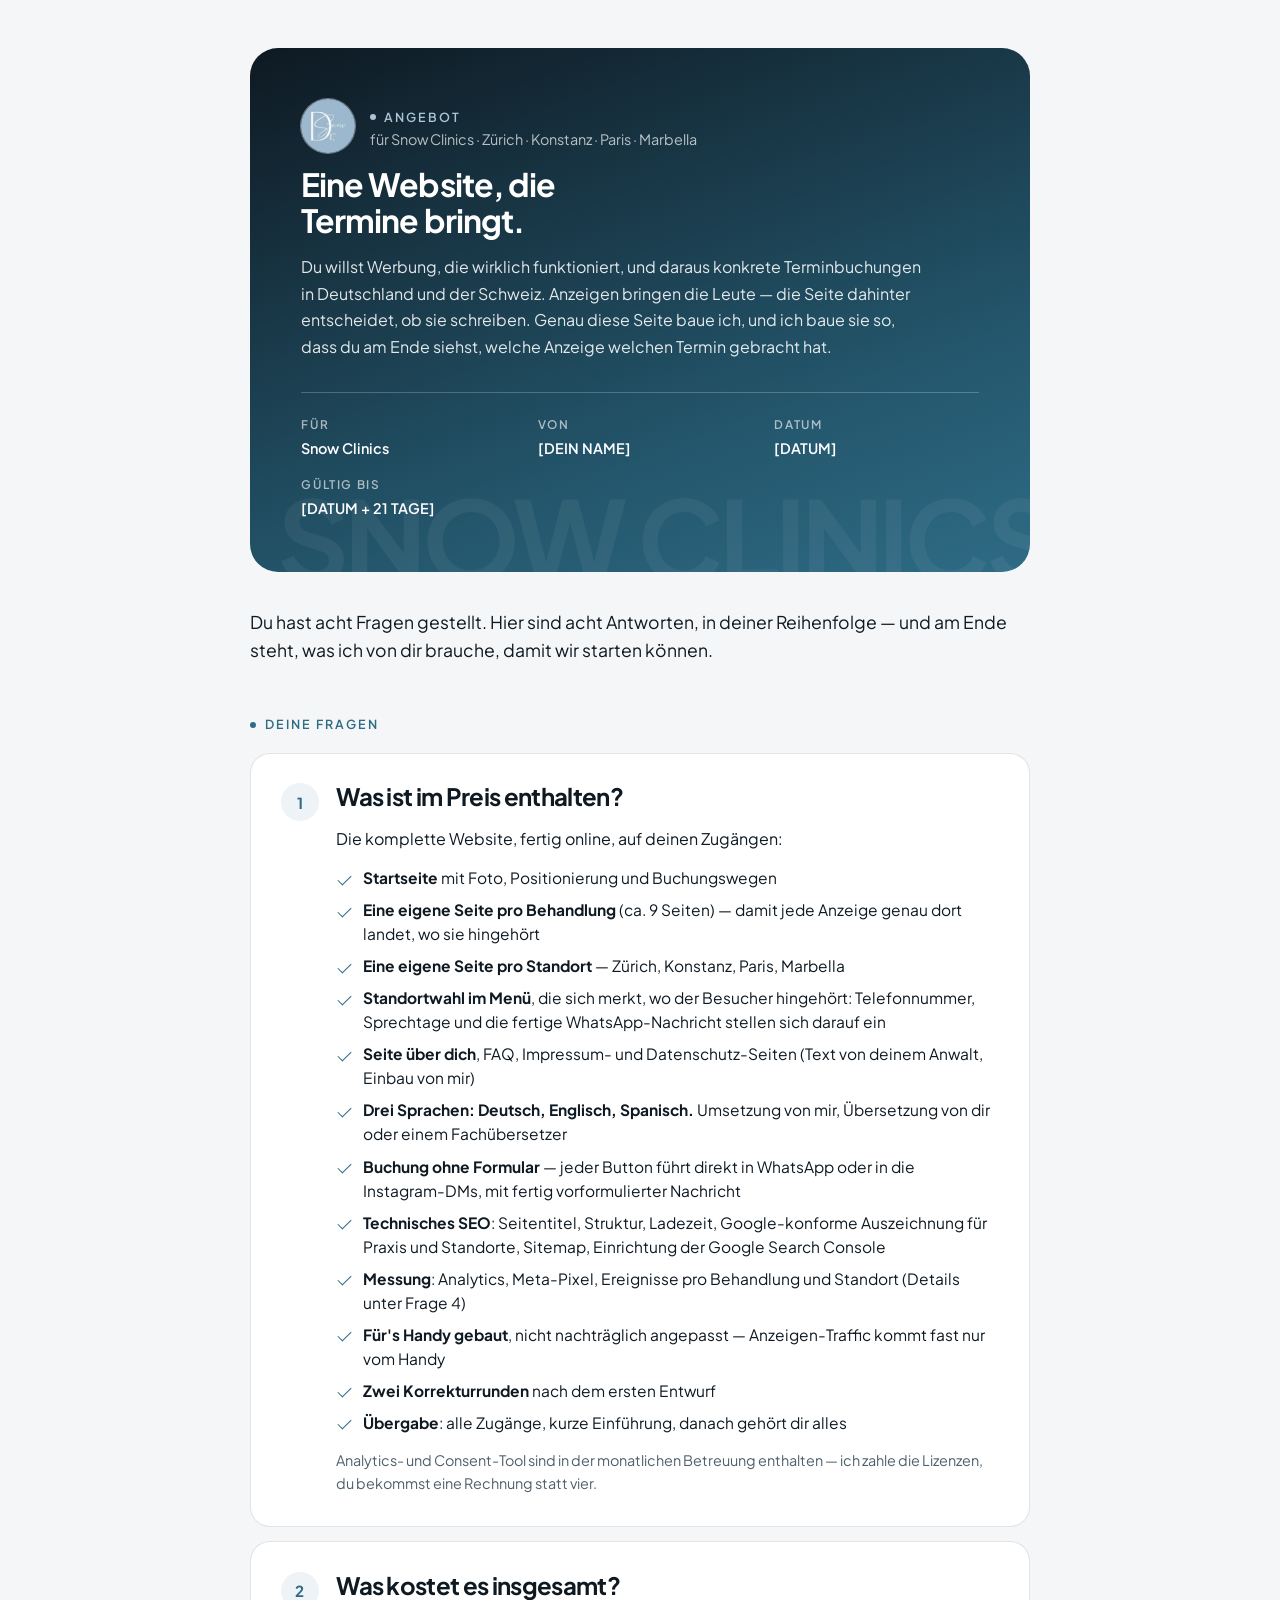
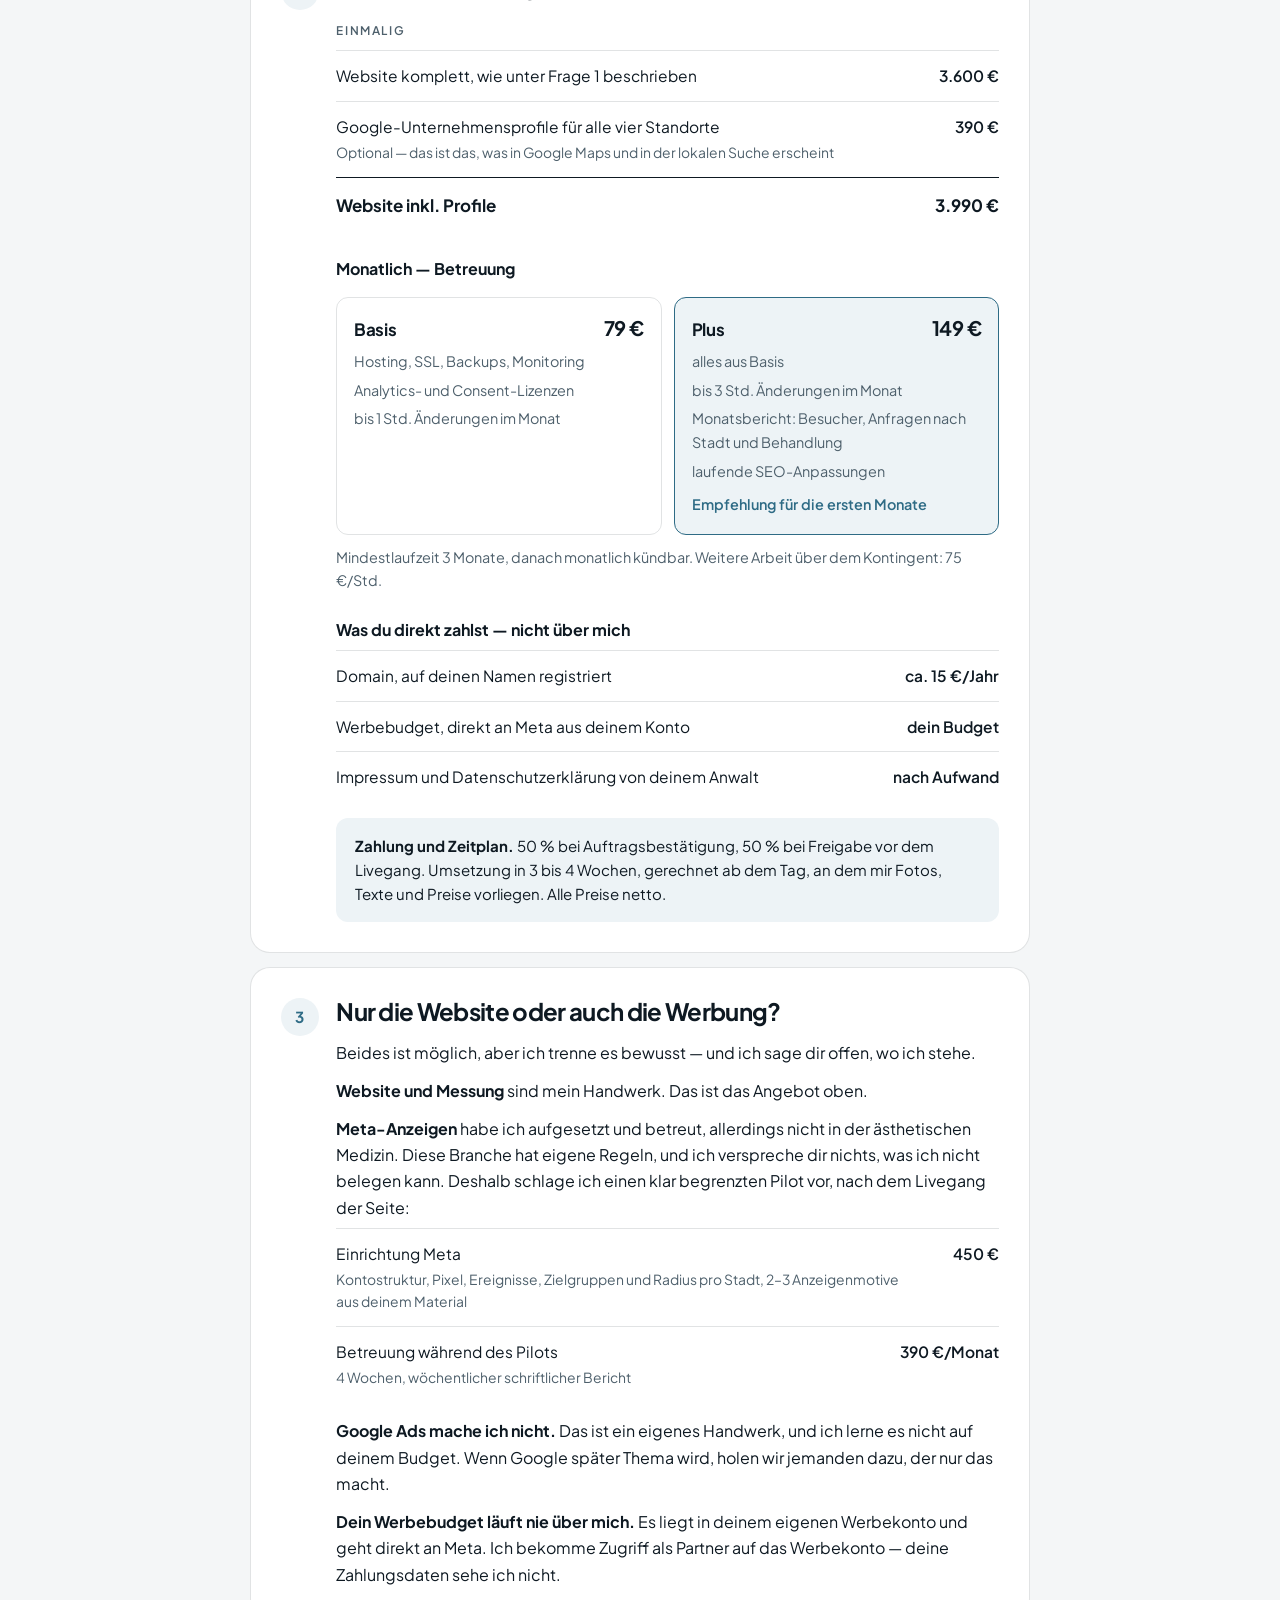
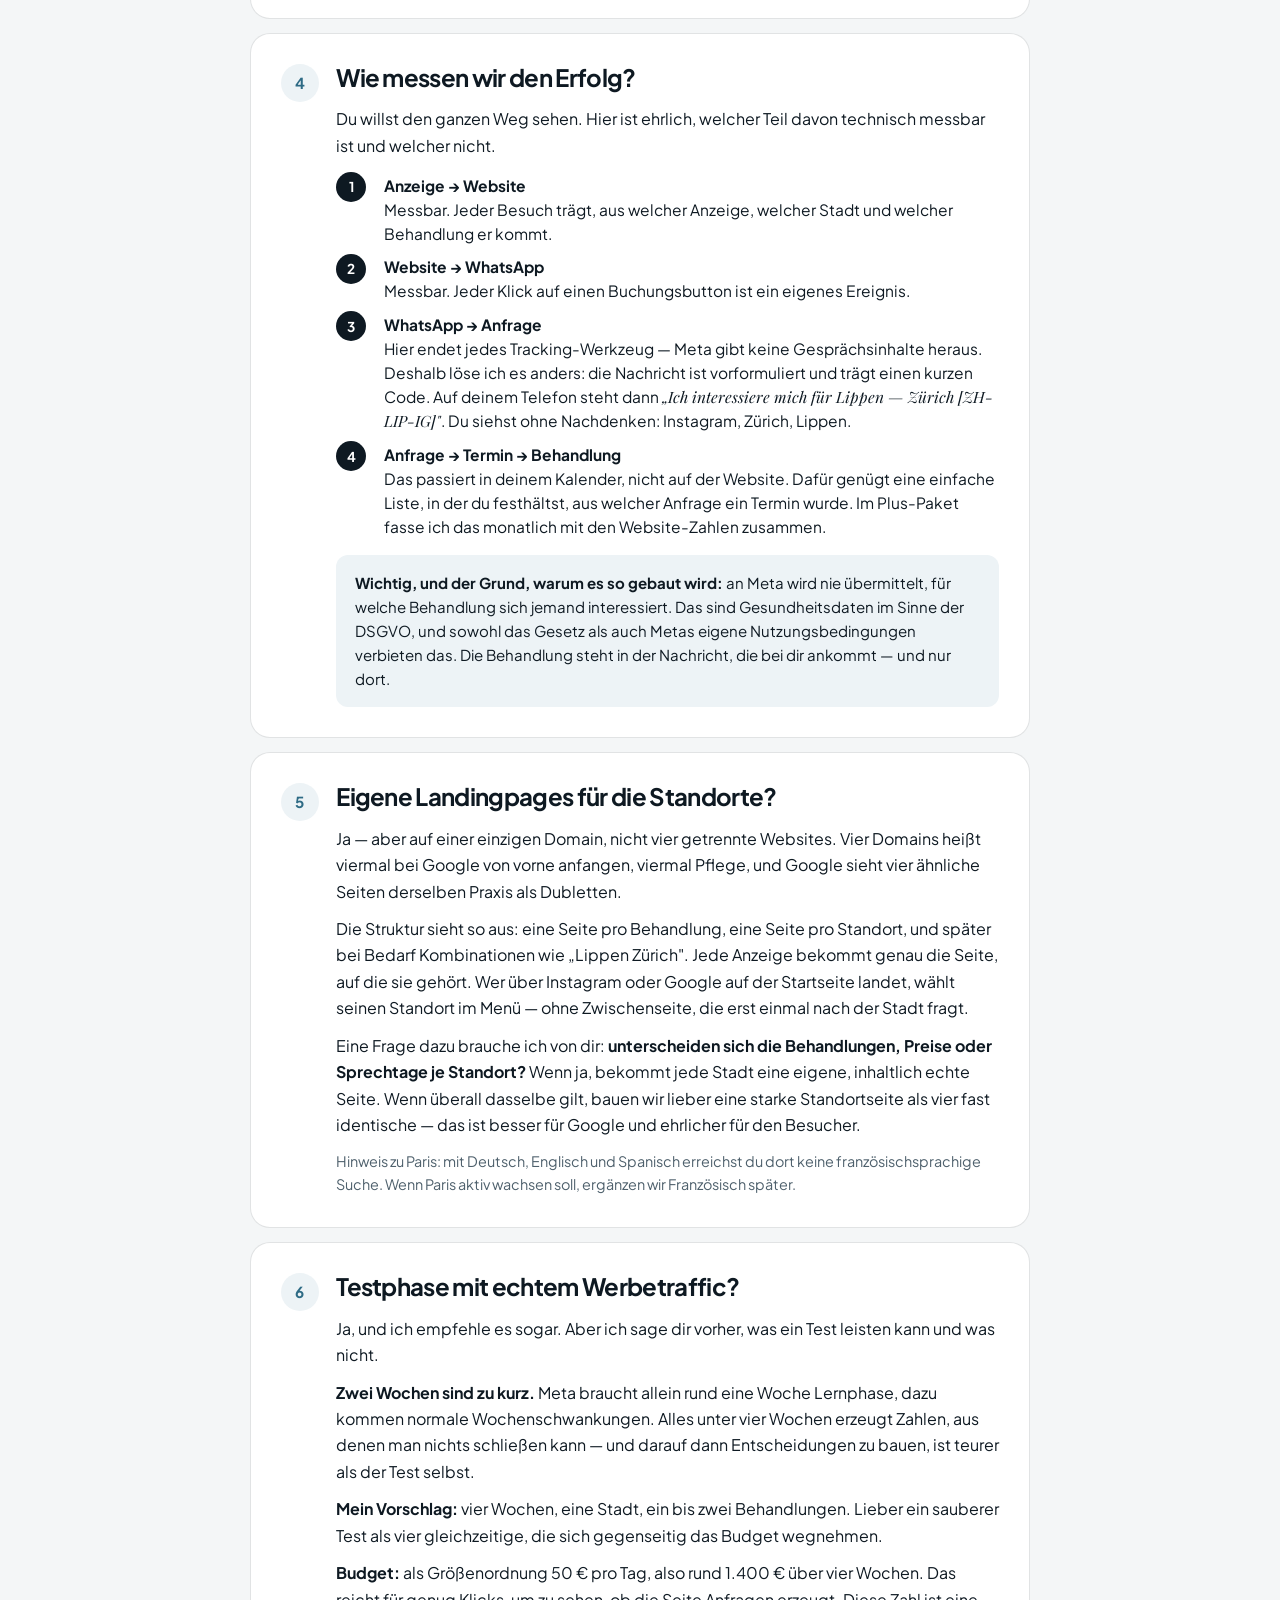
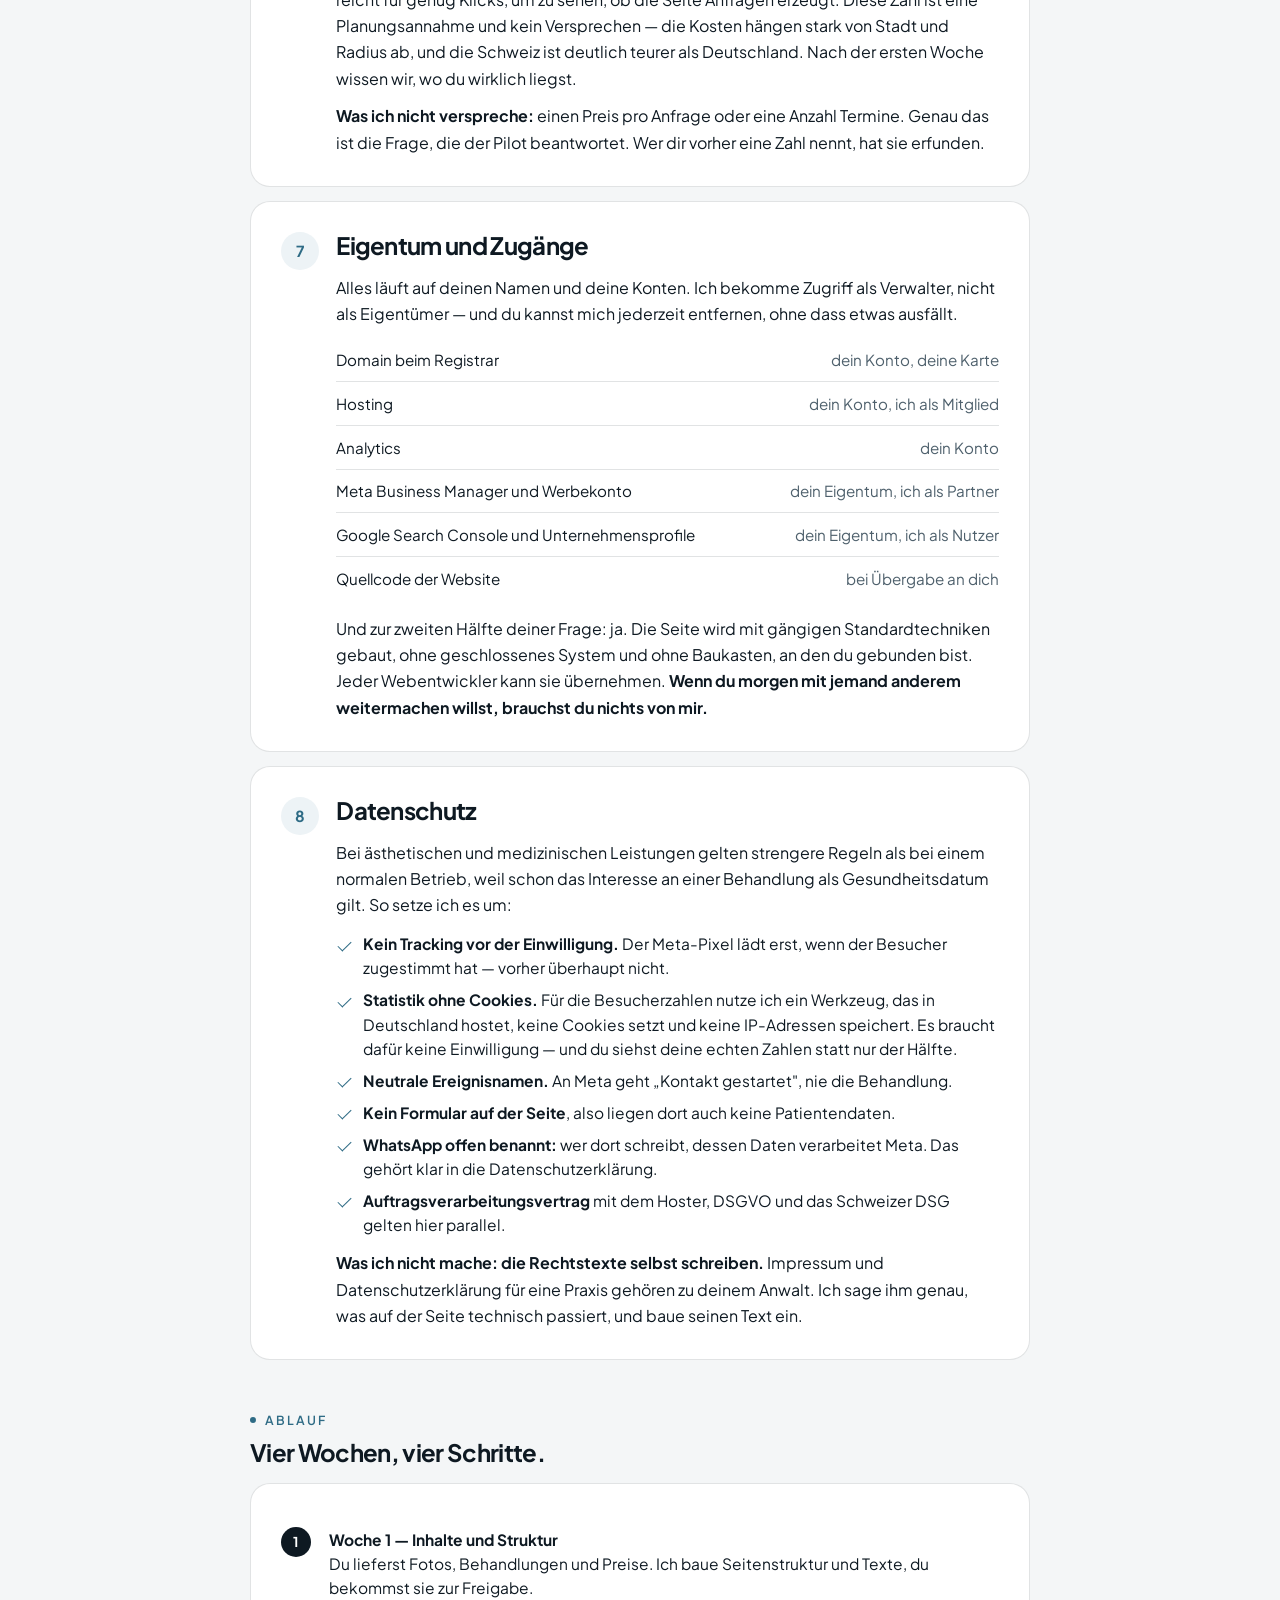
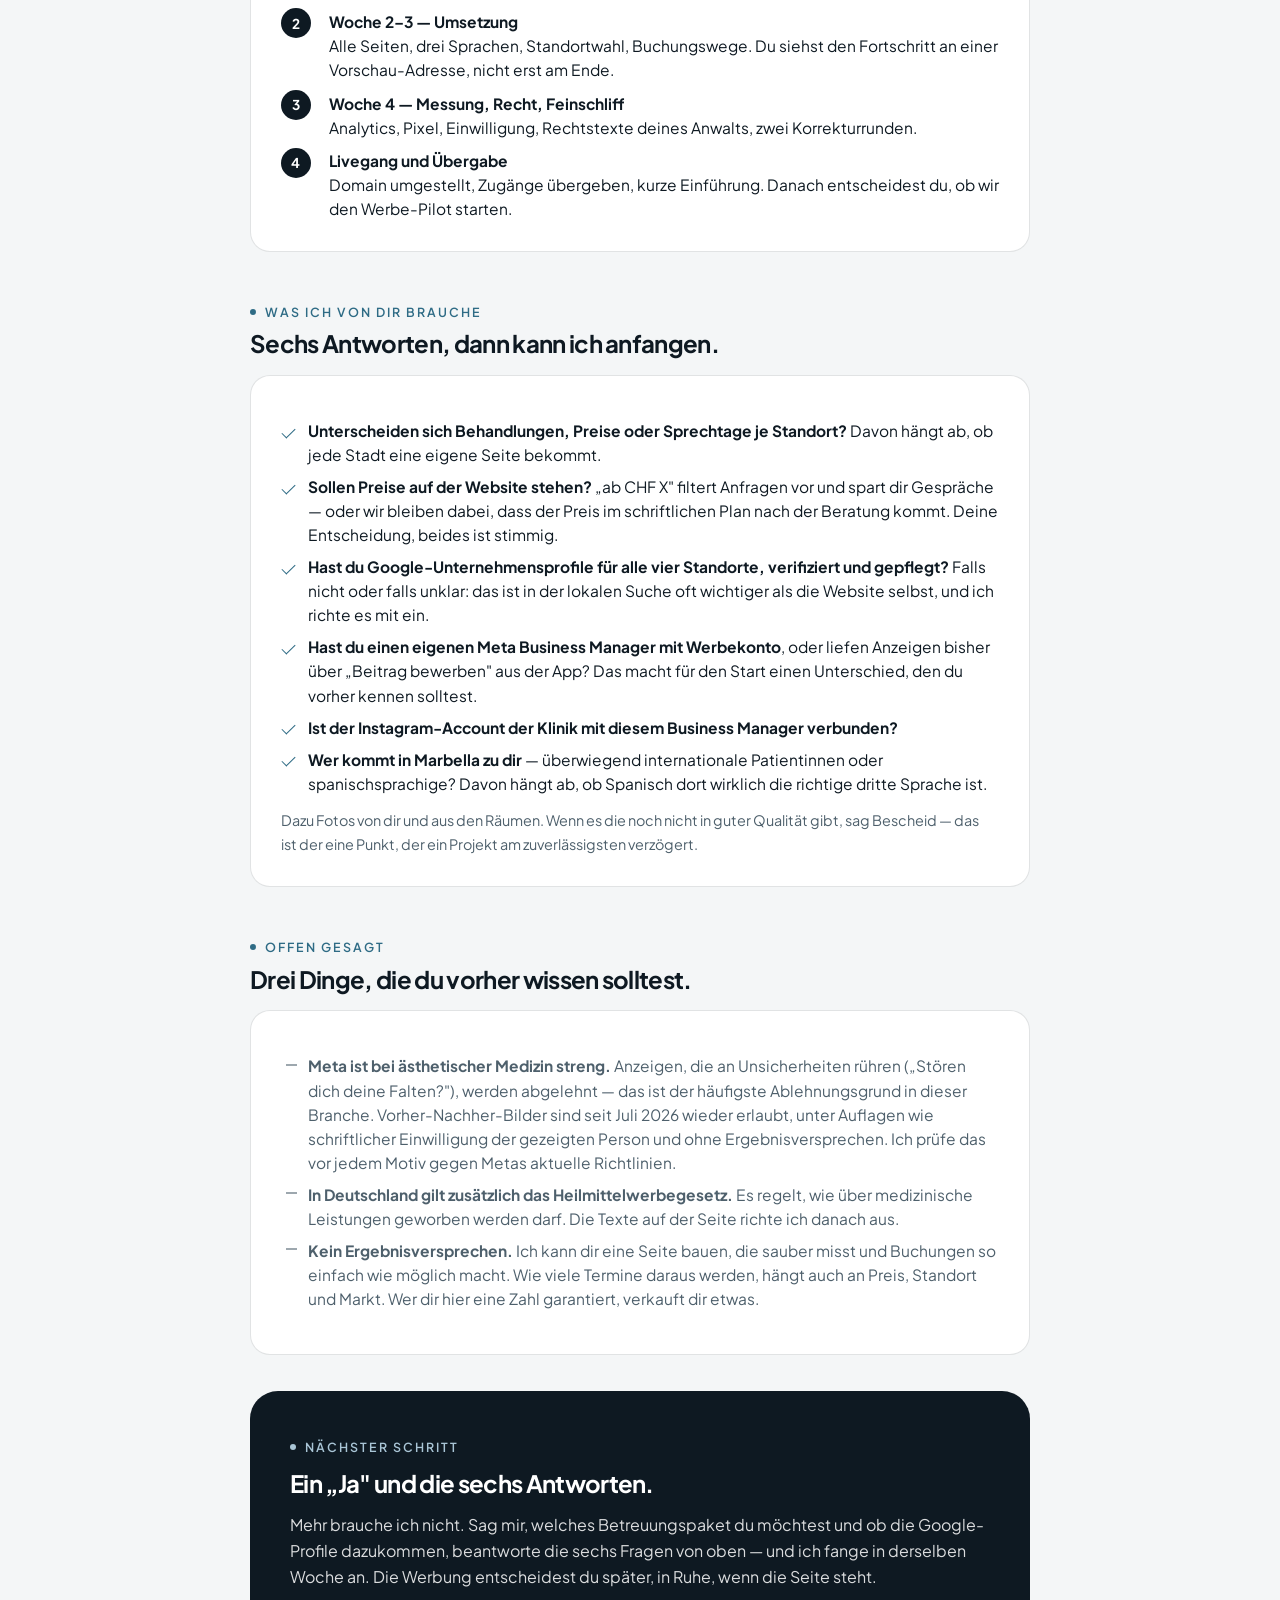
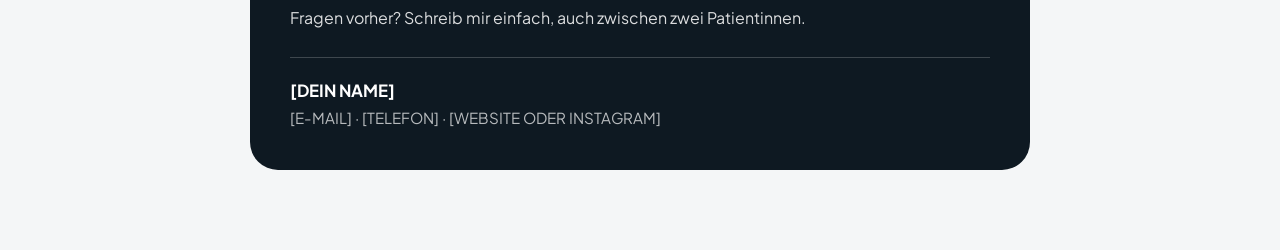
<file: angebot/angebot.html>
<!DOCTYPE html>
<html lang="de">
<head>
<meta charset="utf-8">
<meta name="viewport" content="width=device-width, initial-scale=1">
<title>Angebot — Snow Clinics</title>
<link rel="preconnect" href="https://fonts.googleapis.com">
<link rel="preconnect" href="https://fonts.gstatic.com" crossorigin>
<link href="https://fonts.googleapis.com/css2?family=Plus+Jakarta+Sans:wght@400;500;600;700&family=Playfair+Display:ital@1&display=swap" rel="stylesheet">
<style>
:root{
  --ink:#0E1922; --ink-2:#16303F; --slate:#4E606C; --frost:#A9C5D6;
  --brand:#2E6B85; --brand-deep:#24576D; --brand-tint:#EDF3F6;
  --porcelain:#F4F6F7; --snow:#FFFFFF; --sand:#E6DCD2;
  --line:rgba(14,25,34,.12);
  --font:"Plus Jakarta Sans","Segoe UI",system-ui,-apple-system,sans-serif;
  --font-accent:"Playfair Display",Georgia,serif;
  --r-sm:12px; --r-md:20px; --r-lg:28px; --r-pill:999px;
}
*{margin:0;padding:0;box-sizing:border-box}
html{-webkit-text-size-adjust:100%}
body{
  font-family:var(--font); font-size:16px; line-height:1.65;
  color:var(--ink); background:var(--porcelain);
  -webkit-font-smoothing:antialiased;
}
.sheet{max-width:860px;margin:0 auto;padding:clamp(1.25rem,4vw,3rem) clamp(1.1rem,4vw,2.5rem) 5rem}
h1,h2,h3{letter-spacing:-.03em;line-height:1.12;font-weight:700}
h1{font-size:clamp(2.1rem,1.4rem+3vw,3.4rem)}
h2{font-size:clamp(1.45rem,1.2rem+1.1vw,2rem);letter-spacing:-.028em}
h3{font-size:1.06rem;letter-spacing:-.02em;line-height:1.3}
p{max-width:64ch}
em{font-family:var(--font-accent);font-style:italic}
a{color:var(--brand)}
.eyebrow{
  display:inline-flex;align-items:center;gap:.55rem;
  font-size:.78rem;font-weight:600;letter-spacing:.16em;text-transform:uppercase;color:var(--brand);
}
.eyebrow::before{content:"";width:6px;height:6px;border-radius:50%;background:currentColor}
.muted{color:var(--slate)}
.small{font-size:.9rem}

/* ── cover ─────────────────────────────────────────────────────────────── */
.cover{
  position:relative;overflow:hidden;
  background:linear-gradient(160deg,var(--ink) 0%,var(--brand-deep) 70%,var(--brand) 100%);
  color:#fff;border-radius:var(--r-lg);
  padding:clamp(1.75rem,4vw,3.25rem);
  margin-bottom:2.25rem;
}
.cover::after{
  content:"SNOW CLINICS";position:absolute;right:-3%;bottom:-.52em;
  font-size:clamp(3rem,11vw,7rem);font-weight:700;letter-spacing:-.045em;
  color:rgba(255,255,255,.055);white-space:nowrap;pointer-events:none;
}
.cover .eyebrow{color:var(--frost)}
.cover h1{margin:.85rem 0 1rem;max-width:16ch}
.cover p{color:rgba(255,255,255,.88);max-width:52ch}
.cover__mark{width:54px;height:54px;border-radius:50%;object-fit:cover;box-shadow:0 0 0 1px rgba(255,255,255,.4)}
.cover__top{display:flex;align-items:center;gap:.9rem;position:relative;z-index:1}
.cover__inner{position:relative;z-index:1}
.facts{
  position:relative;z-index:1;
  display:grid;gap:.9rem 2rem;grid-template-columns:repeat(auto-fit,minmax(150px,1fr));
  margin-top:2rem;padding-top:1.4rem;border-top:1px solid rgba(255,255,255,.22);
  font-size:.9rem
}
.facts dt{color:rgba(255,255,255,.62);font-size:.74rem;letter-spacing:.14em;text-transform:uppercase;font-weight:600}
.facts dd{color:#fff;font-weight:600;margin-top:.15rem}

/* ── blocks ────────────────────────────────────────────────────────────── */
.lead{font-size:1.1rem;line-height:1.6}
.card{
  background:var(--snow);border:1px solid var(--line);border-radius:var(--r-md);
  padding:clamp(1.15rem,2.5vw,1.85rem);margin-bottom:.9rem;
  break-inside:avoid;page-break-inside:avoid;
}
.qa{display:grid;grid-template-columns:auto 1fr;gap:.45rem 1.1rem;align-items:start}
.qa__n{
  grid-row:span 2;width:38px;height:38px;border-radius:50%;
  background:var(--brand-tint);color:var(--brand);
  display:grid;place-items:center;font-weight:700;font-size:.95rem
}
.qa__q{align-self:center}
.qa__body{grid-column:2;margin-top:.55rem}
.qa__body p+p{margin-top:.7rem}
.section-head{margin:2.75rem 0 1.1rem}
.section-head h2{margin-top:.5rem}

ul.ticks{list-style:none;display:grid;gap:.5rem;margin:.85rem 0}
ul.ticks li{position:relative;padding-left:1.7rem;font-size:.97rem;line-height:1.55}
ul.ticks li::before{
  content:"";position:absolute;left:.1rem;top:.55em;width:12px;height:6px;
  border-left:1.8px solid var(--brand);border-bottom:1.8px solid var(--brand);
  transform:rotate(-45deg)
}
ul.crosses{list-style:none;display:grid;gap:.5rem;margin:.85rem 0}
ul.crosses li{position:relative;padding-left:1.7rem;font-size:.97rem;line-height:1.55;color:var(--slate)}
ul.crosses li::before{
  content:"";position:absolute;left:.35rem;top:.62em;width:11px;height:1.8px;
  background:var(--slate);opacity:.55
}

/* ── price ─────────────────────────────────────────────────────────────── */
.price-table{width:100%;border-collapse:collapse;margin-top:.4rem;font-size:.97rem}
.price-table th{
  text-align:left;font-size:.74rem;letter-spacing:.14em;text-transform:uppercase;
  color:var(--slate);font-weight:600;padding:0 0 .6rem
}
.price-table td{padding:.75rem 0;border-top:1px solid var(--line);vertical-align:top}
.price-table td:last-child{text-align:right;white-space:nowrap;font-weight:600}
.price-table tr.total td{border-top:1.5px solid var(--ink);font-weight:700;font-size:1.06rem;padding-top:.9rem}
.price-table .opt td:first-child span{display:block;color:var(--slate);font-size:.87rem;font-weight:400;margin-top:.15rem}
.badge{
  display:inline-block;padding:.2rem .6rem;border-radius:var(--r-pill);
  background:var(--brand-tint);color:var(--brand);
  font-size:.72rem;font-weight:700;letter-spacing:.08em;text-transform:uppercase;margin-left:.45rem
}
.plans{display:grid;gap:.75rem;grid-template-columns:repeat(auto-fit,minmax(230px,1fr));margin-top:.9rem}
.plan{border:1px solid var(--line);border-radius:var(--r-sm);padding:1.05rem}
.plan--pick{border-color:var(--brand);background:var(--brand-tint)}
.plan h3{display:flex;align-items:baseline;justify-content:space-between;gap:.5rem}
.plan .amount{font-size:1.25rem;font-weight:700;letter-spacing:-.02em;white-space:nowrap}
.plan ul{list-style:none;margin-top:.6rem;display:grid;gap:.3rem;font-size:.9rem;color:var(--slate)}

/* ── steps ─────────────────────────────────────────────────────────────── */
.steps{counter-reset:s;display:grid;gap:.6rem;margin-top:.9rem}
.step{
  counter-increment:s;position:relative;padding-left:3rem;
  font-size:.97rem;line-height:1.55
}
.step::before{
  content:counter(s);position:absolute;left:0;top:-.1rem;
  width:30px;height:30px;border-radius:50%;background:var(--ink);color:#fff;
  display:grid;place-items:center;font-size:.85rem;font-weight:700
}
.step b{display:block}

/* ── access ────────────────────────────────────────────────────────────── */
.access{width:100%;border-collapse:collapse;font-size:.95rem;margin-top:.7rem}
.access td{padding:.55rem 0;border-top:1px solid var(--line)}
.access td:last-child{text-align:right;color:var(--slate);white-space:nowrap}
.access tr:first-child td{border-top:0}

.note{
  background:var(--brand-tint);border-radius:var(--r-sm);
  padding:1rem 1.15rem;font-size:.94rem;line-height:1.6;margin-top:1rem
}
.closing{
  background:var(--ink);color:#fff;border-radius:var(--r-lg);
  padding:clamp(1.5rem,3.5vw,2.5rem);margin-top:2.25rem
}
.closing h2{color:#fff}
.closing p{color:rgba(255,255,255,.85)}
.closing a{color:var(--frost)}
.sign{margin-top:1.6rem;padding-top:1.2rem;border-top:1px solid rgba(255,255,255,.2);font-size:.95rem}
.sign b{display:block;font-size:1.05rem}
.sign span{color:rgba(255,255,255,.7)}

@media print{
  @page{size:A4;margin:14mm}
  body{background:#fff;font-size:11.5pt}
  .sheet{max-width:none;padding:0}
  .cover,.closing,.plan--pick,.qa__n,.note,.step::before{-webkit-print-color-adjust:exact;print-color-adjust:exact}
  .card{box-shadow:none}
  .section-head{break-after:avoid;page-break-after:avoid}
}
</style>
</head>
<body>
<div class="sheet">

  <!-- ══ Deckblatt ══════════════════════════════════════════════════════ -->
  <header class="cover">
    <div class="cover__top">
      <img class="cover__mark" src="[data-uri]" alt="">
      <div>
        <span class="eyebrow">Angebot</span>
        <div class="small" style="color:rgba(255,255,255,.7)">für Snow Clinics · Zürich · Konstanz · Paris · Marbella</div>
      </div>
    </div>

    <div class="cover__inner">
      <h1>Eine Website, die Termine bringt.</h1>
      <p>Du willst Werbung, die wirklich funktioniert, und daraus konkrete Terminbuchungen in Deutschland und der Schweiz. Anzeigen bringen die Leute — die Seite dahinter entscheidet, ob sie schreiben. Genau diese Seite baue ich, und ich baue sie so, dass du am Ende siehst, welche Anzeige welchen Termin gebracht hat.</p>

      <dl class="facts">
        <div><dt>Für</dt><dd>Snow Clinics</dd></div>
        <div><dt>Von</dt><dd>[DEIN NAME]</dd></div>
        <div><dt>Datum</dt><dd>[DATUM]</dd></div>
        <div><dt>Gültig bis</dt><dd>[DATUM + 21 TAGE]</dd></div>
      </dl>
    </div>
  </header>

  <p class="lead">Du hast acht Fragen gestellt. Hier sind acht Antworten, in deiner Reihenfolge — und am Ende steht, was ich von dir brauche, damit wir starten können.</p>

  <!-- ══ 1 ══════════════════════════════════════════════════════════════ -->
  <div class="section-head"><span class="eyebrow">Deine Fragen</span></div>

  <section class="card">
    <div class="qa">
      <div class="qa__n">1</div>
      <h2 class="qa__q">Was ist im Preis enthalten?</h2>
      <div class="qa__body">
        <p>Die komplette Website, fertig online, auf deinen Zugängen:</p>
        <ul class="ticks">
          <li><b>Startseite</b> mit Foto, Positionierung und Buchungswegen</li>
          <li><b>Eine eigene Seite pro Behandlung</b> (ca. 9 Seiten) — damit jede Anzeige genau dort landet, wo sie hingehört</li>
          <li><b>Eine eigene Seite pro Standort</b> — Zürich, Konstanz, Paris, Marbella</li>
          <li><b>Standortwahl im Menü</b>, die sich merkt, wo der Besucher hingehört: Telefonnummer, Sprechtage und die fertige WhatsApp-Nachricht stellen sich darauf ein</li>
          <li><b>Seite über dich</b>, FAQ, Impressum- und Datenschutz-Seiten (Text von deinem Anwalt, Einbau von mir)</li>
          <li><b>Drei Sprachen: Deutsch, Englisch, Spanisch.</b> Umsetzung von mir, Übersetzung von dir oder einem Fachübersetzer</li>
          <li><b>Buchung ohne Formular</b> — jeder Button führt direkt in WhatsApp oder in die Instagram-DMs, mit fertig vorformulierter Nachricht</li>
          <li><b>Technisches SEO</b>: Seitentitel, Struktur, Ladezeit, Google-konforme Auszeichnung für Praxis und Standorte, Sitemap, Einrichtung der Google Search Console</li>
          <li><b>Messung</b>: Analytics, Meta-Pixel, Ereignisse pro Behandlung und Standort (Details unter Frage 4)</li>
          <li><b>Für's Handy gebaut</b>, nicht nachträglich angepasst — Anzeigen-Traffic kommt fast nur vom Handy</li>
          <li><b>Zwei Korrekturrunden</b> nach dem ersten Entwurf</li>
          <li><b>Übergabe</b>: alle Zugänge, kurze Einführung, danach gehört dir alles</li>
        </ul>
        <p class="small muted">Analytics- und Consent-Tool sind in der monatlichen Betreuung enthalten — ich zahle die Lizenzen, du bekommst eine Rechnung statt vier.</p>
      </div>
    </div>
  </section>

  <!-- ══ 2 ══════════════════════════════════════════════════════════════ -->
  <section class="card">
    <div class="qa">
      <div class="qa__n">2</div>
      <h2 class="qa__q">Was kostet es insgesamt?</h2>
      <div class="qa__body">
        <table class="price-table">
          <thead><tr><th>Einmalig</th><th></th></tr></thead>
          <tbody>
            <tr><td>Website komplett, wie unter Frage 1 beschrieben</td><td>3.600 €</td></tr>
            <tr class="opt"><td>Google-Unternehmensprofile für alle vier Standorte<span>Optional — das ist das, was in Google Maps und in der lokalen Suche erscheint</span></td><td>390 €</td></tr>
            <tr class="total"><td>Website inkl. Profile</td><td>3.990 €</td></tr>
          </tbody>
        </table>

        <p style="margin-top:1.5rem"><b>Monatlich — Betreuung</b></p>
        <div class="plans">
          <div class="plan">
            <h3>Basis <span class="amount">79 €</span></h3>
            <ul>
              <li>Hosting, SSL, Backups, Monitoring</li>
              <li>Analytics- und Consent-Lizenzen</li>
              <li>bis 1 Std. Änderungen im Monat</li>
            </ul>
          </div>
          <div class="plan plan--pick">
            <h3>Plus <span class="amount">149 €</span></h3>
            <ul>
              <li>alles aus Basis</li>
              <li>bis 3 Std. Änderungen im Monat</li>
              <li>Monatsbericht: Besucher, Anfragen nach Stadt und Behandlung</li>
              <li>laufende SEO-Anpassungen</li>
            </ul>
            <p class="small" style="margin-top:.6rem;color:var(--brand);font-weight:600">Empfehlung für die ersten Monate</p>
          </div>
        </div>
        <p class="small muted" style="margin-top:.7rem">Mindestlaufzeit 3 Monate, danach monatlich kündbar. Weitere Arbeit über dem Kontingent: 75 €/Std.</p>

        <p style="margin-top:1.5rem"><b>Was du direkt zahlst — nicht über mich</b></p>
        <table class="price-table">
          <tbody>
            <tr><td>Domain, auf deinen Namen registriert</td><td>ca. 15 €/Jahr</td></tr>
            <tr><td>Werbebudget, direkt an Meta aus deinem Konto</td><td>dein Budget</td></tr>
            <tr><td>Impressum und Datenschutzerklärung von deinem Anwalt</td><td>nach Aufwand</td></tr>
          </tbody>
        </table>

        <div class="note">
          <b>Zahlung und Zeitplan.</b> 50 % bei Auftragsbestätigung, 50 % bei Freigabe vor dem Livegang.
          Umsetzung in 3 bis 4 Wochen, gerechnet ab dem Tag, an dem mir Fotos, Texte und Preise vorliegen.
          Alle Preise netto.
        </div>
      </div>
    </div>
  </section>

  <!-- ══ 3 ══════════════════════════════════════════════════════════════ -->
  <section class="card">
    <div class="qa">
      <div class="qa__n">3</div>
      <h2 class="qa__q">Nur die Website oder auch die Werbung?</h2>
      <div class="qa__body">
        <p>Beides ist möglich, aber ich trenne es bewusst — und ich sage dir offen, wo ich stehe.</p>
        <p><b>Website und Messung</b> sind mein Handwerk. Das ist das Angebot oben.</p>
        <p><b>Meta-Anzeigen</b> habe ich aufgesetzt und betreut, allerdings nicht in der ästhetischen Medizin. Diese Branche hat eigene Regeln, und ich verspreche dir nichts, was ich nicht belegen kann. Deshalb schlage ich einen klar begrenzten Pilot vor, nach dem Livegang der Seite:</p>
        <table class="price-table">
          <tbody>
            <tr class="opt"><td>Einrichtung Meta<span>Kontostruktur, Pixel, Ereignisse, Zielgruppen und Radius pro Stadt, 2–3 Anzeigenmotive aus deinem Material</span></td><td>450 €</td></tr>
            <tr class="opt"><td>Betreuung während des Pilots<span>4 Wochen, wöchentlicher schriftlicher Bericht</span></td><td>390 €/Monat</td></tr>
          </tbody>
        </table>
        <p style="margin-top:1rem"><b>Google Ads mache ich nicht.</b> Das ist ein eigenes Handwerk, und ich lerne es nicht auf deinem Budget. Wenn Google später Thema wird, holen wir jemanden dazu, der nur das macht.</p>
        <p><b>Dein Werbebudget läuft nie über mich.</b> Es liegt in deinem eigenen Werbekonto und geht direkt an Meta. Ich bekomme Zugriff als Partner auf das Werbekonto — deine Zahlungsdaten sehe ich nicht.</p>
      </div>
    </div>
  </section>

  <!-- ══ 4 ══════════════════════════════════════════════════════════════ -->
  <section class="card">
    <div class="qa">
      <div class="qa__n">4</div>
      <h2 class="qa__q">Wie messen wir den Erfolg?</h2>
      <div class="qa__body">
        <p>Du willst den ganzen Weg sehen. Hier ist ehrlich, welcher Teil davon technisch messbar ist und welcher nicht.</p>
        <div class="steps">
          <div class="step"><b>Anzeige → Website</b> Messbar. Jeder Besuch trägt, aus welcher Anzeige, welcher Stadt und welcher Behandlung er kommt.</div>
          <div class="step"><b>Website → WhatsApp</b> Messbar. Jeder Klick auf einen Buchungsbutton ist ein eigenes Ereignis.</div>
          <div class="step"><b>WhatsApp → Anfrage</b> Hier endet jedes Tracking-Werkzeug — Meta gibt keine Gesprächsinhalte heraus. Deshalb löse ich es anders: die Nachricht ist vorformuliert und trägt einen kurzen Code. Auf deinem Telefon steht dann <em>„Ich interessiere mich für Lippen — Zürich [ZH-LIP-IG]"</em>. Du siehst ohne Nachdenken: Instagram, Zürich, Lippen.</div>
          <div class="step"><b>Anfrage → Termin → Behandlung</b> Das passiert in deinem Kalender, nicht auf der Website. Dafür genügt eine einfache Liste, in der du festhältst, aus welcher Anfrage ein Termin wurde. Im Plus-Paket fasse ich das monatlich mit den Website-Zahlen zusammen.</div>
        </div>
        <div class="note">
          <b>Wichtig, und der Grund, warum es so gebaut wird:</b> an Meta wird nie übermittelt, für welche Behandlung sich jemand interessiert. Das sind Gesundheitsdaten im Sinne der DSGVO, und sowohl das Gesetz als auch Metas eigene Nutzungsbedingungen verbieten das. Die Behandlung steht in der Nachricht, die bei dir ankommt — und nur dort.
        </div>
      </div>
    </div>
  </section>

  <!-- ══ 5 ══════════════════════════════════════════════════════════════ -->
  <section class="card">
    <div class="qa">
      <div class="qa__n">5</div>
      <h2 class="qa__q">Eigene Landingpages für die Standorte?</h2>
      <div class="qa__body">
        <p>Ja — aber auf einer einzigen Domain, nicht vier getrennte Websites. Vier Domains heißt viermal bei Google von vorne anfangen, viermal Pflege, und Google sieht vier ähnliche Seiten derselben Praxis als Dubletten.</p>
        <p>Die Struktur sieht so aus: eine Seite pro Behandlung, eine Seite pro Standort, und später bei Bedarf Kombinationen wie „Lippen Zürich". Jede Anzeige bekommt genau die Seite, auf die sie gehört. Wer über Instagram oder Google auf der Startseite landet, wählt seinen Standort im Menü — ohne Zwischenseite, die erst einmal nach der Stadt fragt.</p>
        <p>Eine Frage dazu brauche ich von dir: <b>unterscheiden sich die Behandlungen, Preise oder Sprechtage je Standort?</b> Wenn ja, bekommt jede Stadt eine eigene, inhaltlich echte Seite. Wenn überall dasselbe gilt, bauen wir lieber eine starke Standortseite als vier fast identische — das ist besser für Google und ehrlicher für den Besucher.</p>
        <p class="small muted">Hinweis zu Paris: mit Deutsch, Englisch und Spanisch erreichst du dort keine französischsprachige Suche. Wenn Paris aktiv wachsen soll, ergänzen wir Französisch später.</p>
      </div>
    </div>
  </section>

  <!-- ══ 6 ══════════════════════════════════════════════════════════════ -->
  <section class="card">
    <div class="qa">
      <div class="qa__n">6</div>
      <h2 class="qa__q">Testphase mit echtem Werbetraffic?</h2>
      <div class="qa__body">
        <p>Ja, und ich empfehle es sogar. Aber ich sage dir vorher, was ein Test leisten kann und was nicht.</p>
        <p><b>Zwei Wochen sind zu kurz.</b> Meta braucht allein rund eine Woche Lernphase, dazu kommen normale Wochenschwankungen. Alles unter vier Wochen erzeugt Zahlen, aus denen man nichts schließen kann — und darauf dann Entscheidungen zu bauen, ist teurer als der Test selbst.</p>
        <p><b>Mein Vorschlag:</b> vier Wochen, eine Stadt, ein bis zwei Behandlungen. Lieber ein sauberer Test als vier gleichzeitige, die sich gegenseitig das Budget wegnehmen.</p>
        <p><b>Budget:</b> als Größenordnung 50 € pro Tag, also rund 1.400 € über vier Wochen. Das reicht für genug Klicks, um zu sehen, ob die Seite Anfragen erzeugt. Diese Zahl ist eine Planungsannahme und kein Versprechen — die Kosten hängen stark von Stadt und Radius ab, und die Schweiz ist deutlich teurer als Deutschland. Nach der ersten Woche wissen wir, wo du wirklich liegst.</p>
        <p><b>Was ich nicht verspreche:</b> einen Preis pro Anfrage oder eine Anzahl Termine. Genau das ist die Frage, die der Pilot beantwortet. Wer dir vorher eine Zahl nennt, hat sie erfunden.</p>
      </div>
    </div>
  </section>

  <!-- ══ 7 ══════════════════════════════════════════════════════════════ -->
  <section class="card">
    <div class="qa">
      <div class="qa__n">7</div>
      <h2 class="qa__q">Eigentum und Zugänge</h2>
      <div class="qa__body">
        <p>Alles läuft auf deinen Namen und deine Konten. Ich bekomme Zugriff als Verwalter, nicht als Eigentümer — und du kannst mich jederzeit entfernen, ohne dass etwas ausfällt.</p>
        <table class="access">
          <tr><td>Domain beim Registrar</td><td>dein Konto, deine Karte</td></tr>
          <tr><td>Hosting</td><td>dein Konto, ich als Mitglied</td></tr>
          <tr><td>Analytics</td><td>dein Konto</td></tr>
          <tr><td>Meta Business Manager und Werbekonto</td><td>dein Eigentum, ich als Partner</td></tr>
          <tr><td>Google Search Console und Unternehmensprofile</td><td>dein Eigentum, ich als Nutzer</td></tr>
          <tr><td>Quellcode der Website</td><td>bei Übergabe an dich</td></tr>
        </table>
        <p style="margin-top:1rem">Und zur zweiten Hälfte deiner Frage: ja. Die Seite wird mit gängigen Standardtechniken gebaut, ohne geschlossenes System und ohne Baukasten, an den du gebunden bist. Jeder Webentwickler kann sie übernehmen. <b>Wenn du morgen mit jemand anderem weitermachen willst, brauchst du nichts von mir.</b></p>
      </div>
    </div>
  </section>

  <!-- ══ 8 ══════════════════════════════════════════════════════════════ -->
  <section class="card">
    <div class="qa">
      <div class="qa__n">8</div>
      <h2 class="qa__q">Datenschutz</h2>
      <div class="qa__body">
        <p>Bei ästhetischen und medizinischen Leistungen gelten strengere Regeln als bei einem normalen Betrieb, weil schon das Interesse an einer Behandlung als Gesundheitsdatum gilt. So setze ich es um:</p>
        <ul class="ticks">
          <li><b>Kein Tracking vor der Einwilligung.</b> Der Meta-Pixel lädt erst, wenn der Besucher zugestimmt hat — vorher überhaupt nicht.</li>
          <li><b>Statistik ohne Cookies.</b> Für die Besucherzahlen nutze ich ein Werkzeug, das in Deutschland hostet, keine Cookies setzt und keine IP-Adressen speichert. Es braucht dafür keine Einwilligung — und du siehst deine echten Zahlen statt nur der Hälfte.</li>
          <li><b>Neutrale Ereignisnamen.</b> An Meta geht „Kontakt gestartet", nie die Behandlung.</li>
          <li><b>Kein Formular auf der Seite</b>, also liegen dort auch keine Patientendaten.</li>
          <li><b>WhatsApp offen benannt:</b> wer dort schreibt, dessen Daten verarbeitet Meta. Das gehört klar in die Datenschutzerklärung.</li>
          <li><b>Auftragsverarbeitungsvertrag</b> mit dem Hoster, DSGVO und das Schweizer DSG gelten hier parallel.</li>
        </ul>
        <p><b>Was ich nicht mache: die Rechtstexte selbst schreiben.</b> Impressum und Datenschutzerklärung für eine Praxis gehören zu deinem Anwalt. Ich sage ihm genau, was auf der Seite technisch passiert, und baue seinen Text ein.</p>
      </div>
    </div>
  </section>

  <!-- ══ Ablauf ═════════════════════════════════════════════════════════ -->
  <div class="section-head"><span class="eyebrow">Ablauf</span><h2>Vier Wochen, vier Schritte.</h2></div>
  <section class="card">
    <div class="steps">
      <div class="step"><b>Woche 1 — Inhalte und Struktur</b> Du lieferst Fotos, Behandlungen und Preise. Ich baue Seitenstruktur und Texte, du bekommst sie zur Freigabe.</div>
      <div class="step"><b>Woche 2–3 — Umsetzung</b> Alle Seiten, drei Sprachen, Standortwahl, Buchungswege. Du siehst den Fortschritt an einer Vorschau-Adresse, nicht erst am Ende.</div>
      <div class="step"><b>Woche 4 — Messung, Recht, Feinschliff</b> Analytics, Pixel, Einwilligung, Rechtstexte deines Anwalts, zwei Korrekturrunden.</div>
      <div class="step"><b>Livegang und Übergabe</b> Domain umgestellt, Zugänge übergeben, kurze Einführung. Danach entscheidest du, ob wir den Werbe-Pilot starten.</div>
    </div>
  </section>

  <!-- ══ Was ich brauche ════════════════════════════════════════════════ -->
  <div class="section-head"><span class="eyebrow">Was ich von dir brauche</span><h2>Sechs Antworten, dann kann ich anfangen.</h2></div>
  <section class="card">
    <ul class="ticks">
      <li><b>Unterscheiden sich Behandlungen, Preise oder Sprechtage je Standort?</b> Davon hängt ab, ob jede Stadt eine eigene Seite bekommt.</li>
      <li><b>Sollen Preise auf der Website stehen?</b> „ab CHF X" filtert Anfragen vor und spart dir Gespräche — oder wir bleiben dabei, dass der Preis im schriftlichen Plan nach der Beratung kommt. Deine Entscheidung, beides ist stimmig.</li>
      <li><b>Hast du Google-Unternehmensprofile für alle vier Standorte, verifiziert und gepflegt?</b> Falls nicht oder falls unklar: das ist in der lokalen Suche oft wichtiger als die Website selbst, und ich richte es mit ein.</li>
      <li><b>Hast du einen eigenen Meta Business Manager mit Werbekonto</b>, oder liefen Anzeigen bisher über „Beitrag bewerben" aus der App? Das macht für den Start einen Unterschied, den du vorher kennen solltest.</li>
      <li><b>Ist der Instagram-Account der Klinik mit diesem Business Manager verbunden?</b></li>
      <li><b>Wer kommt in Marbella zu dir</b> — überwiegend internationale Patientinnen oder spanischsprachige? Davon hängt ab, ob Spanisch dort wirklich die richtige dritte Sprache ist.</li>
    </ul>
    <p class="small muted">Dazu Fotos von dir und aus den Räumen. Wenn es die noch nicht in guter Qualität gibt, sag Bescheid — das ist der eine Punkt, der ein Projekt am zuverlässigsten verzögert.</p>
  </section>

  <!-- ══ Risiken ════════════════════════════════════════════════════════ -->
  <div class="section-head"><span class="eyebrow">Offen gesagt</span><h2>Drei Dinge, die du vorher wissen solltest.</h2></div>
  <section class="card">
    <ul class="crosses">
      <li><b>Meta ist bei ästhetischer Medizin streng.</b> Anzeigen, die an Unsicherheiten rühren („Stören dich deine Falten?"), werden abgelehnt — das ist der häufigste Ablehnungsgrund in dieser Branche. Vorher-Nachher-Bilder sind seit Juli 2026 wieder erlaubt, unter Auflagen wie schriftlicher Einwilligung der gezeigten Person und ohne Ergebnisversprechen. Ich prüfe das vor jedem Motiv gegen Metas aktuelle Richtlinien.</li>
      <li><b>In Deutschland gilt zusätzlich das Heilmittelwerbegesetz.</b> Es regelt, wie über medizinische Leistungen geworben werden darf. Die Texte auf der Seite richte ich danach aus.</li>
      <li><b>Kein Ergebnisversprechen.</b> Ich kann dir eine Seite bauen, die sauber misst und Buchungen so einfach wie möglich macht. Wie viele Termine daraus werden, hängt auch an Preis, Standort und Markt. Wer dir hier eine Zahl garantiert, verkauft dir etwas.</li>
    </ul>
  </section>

  <!-- ══ Abschluss ══════════════════════════════════════════════════════ -->
  <section class="closing">
    <span class="eyebrow" style="color:var(--frost)">Nächster Schritt</span>
    <h2 style="margin:.8rem 0 .9rem">Ein „Ja" und die sechs Antworten.</h2>
    <p>Mehr brauche ich nicht. Sag mir, welches Betreuungspaket du möchtest und ob die Google-Profile dazukommen, beantworte die sechs Fragen von oben — und ich fange in derselben Woche an. Die Werbung entscheidest du später, in Ruhe, wenn die Seite steht.</p>
    <p style="margin-top:.9rem">Fragen vorher? Schreib mir einfach, auch zwischen zwei Patientinnen.</p>
    <div class="sign">
      <b>[DEIN NAME]</b>
      <span>[E-MAIL] · [TELEFON] · [WEBSITE ODER INSTAGRAM]</span>
    </div>
  </section>

</div>
</body>
</html>
</file>
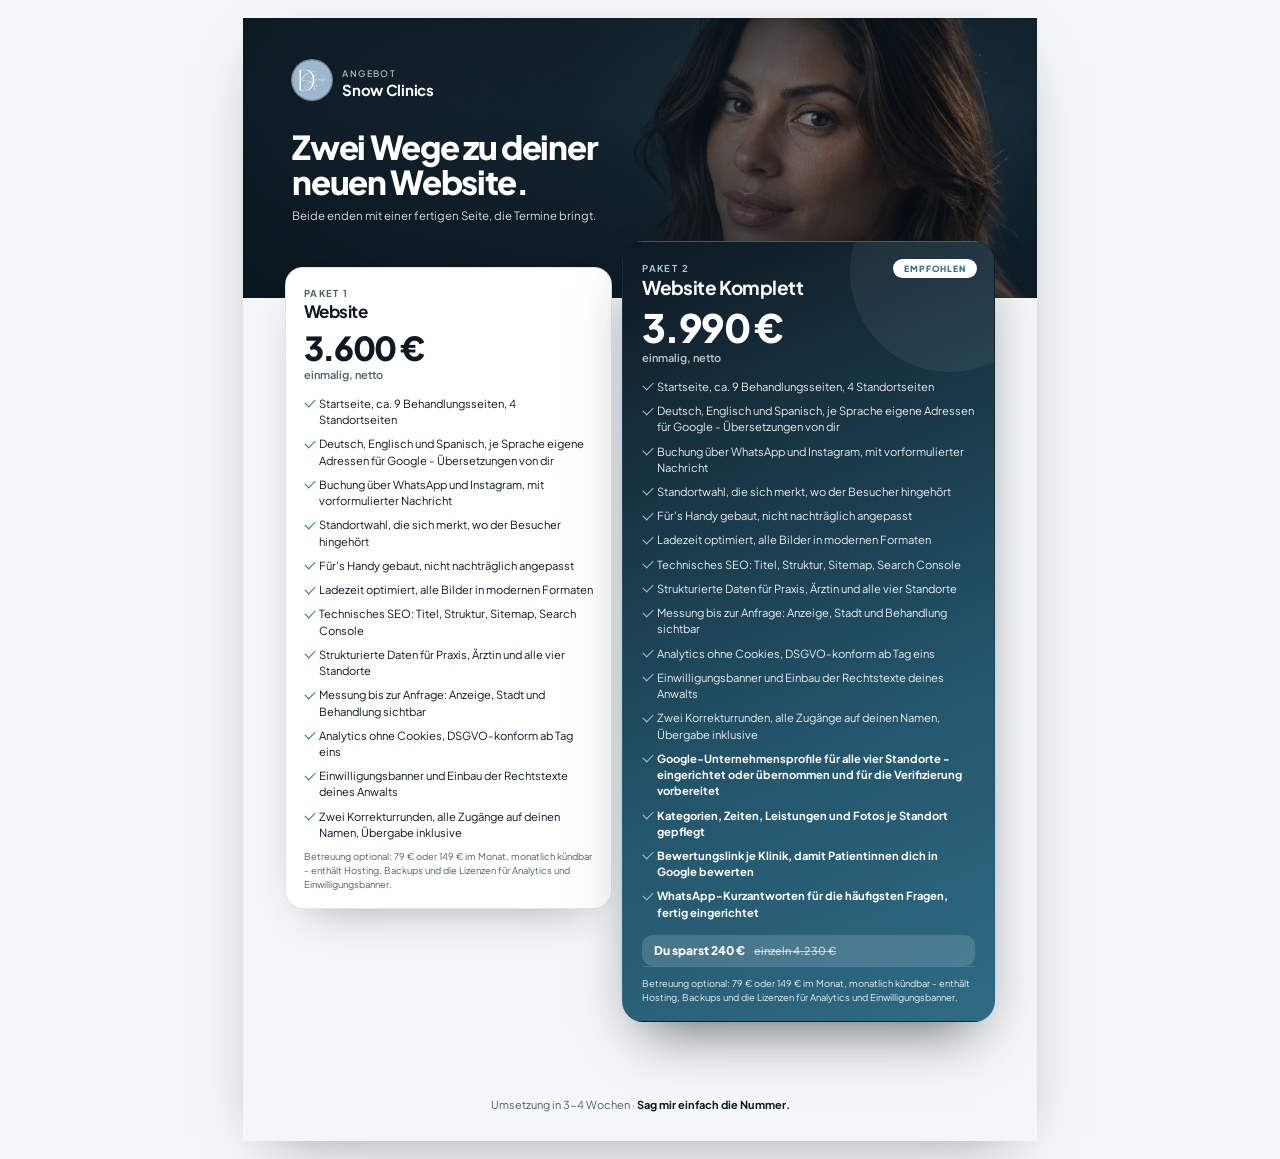
<file: angebot/preise.html>
<!DOCTYPE html>
<html lang="de">
<head>
<meta charset="utf-8">
<meta name="viewport" content="width=device-width, initial-scale=1">
<title>Angebot - Snow Clinics</title>
<link rel="preconnect" href="https://fonts.googleapis.com">
<link rel="preconnect" href="https://fonts.gstatic.com" crossorigin>
<link href="https://fonts.googleapis.com/css2?family=Plus+Jakarta+Sans:wght@400;500;600;700;800&display=swap" rel="stylesheet">
<style>
:root{
  --ink:#0E1922; --slate:#4E606C; --frost:#A9C5D6;
  --brand:#2E6B85; --brand-deep:#24576D; --brand-tint:#EDF3F6;
  --porcelain:#F4F6F7; --snow:#FFFFFF;
  --line:rgba(14,25,34,.12);
  --font:"Plus Jakarta Sans","Segoe UI",system-ui,sans-serif;
}
*{margin:0;padding:0;box-sizing:border-box}
body{font-family:var(--font);color:var(--ink);background:var(--porcelain);-webkit-font-smoothing:antialiased}
.page{width:210mm;height:297mm;margin:0 auto;background:var(--porcelain);position:relative;overflow:hidden;display:flex;flex-direction:column}

/* ── Hero, wie auf der Website ─────────────────────────────────────────── */
.hero{position:relative;height:74mm;flex:none;overflow:hidden;color:#fff}
.hero img{position:absolute;inset:0;width:100%;height:100%;object-fit:cover;object-position:72% 26%}
.hero__scrim{
  position:absolute;inset:0;
  background:linear-gradient(to right,rgba(10,22,30,.93) 0%,rgba(10,22,30,.8) 42%,rgba(10,22,30,.32) 78%,rgba(10,22,30,.22) 100%),
             linear-gradient(to bottom,rgba(10,22,30,.5) 0%,rgba(10,22,30,.1) 34%,rgba(10,22,30,.55) 100%)
}
.hero__in{position:relative;padding:11mm 13mm 0;height:100%}
.brand{display:flex;align-items:center;gap:10px}
.brand img{position:static;width:40px;height:40px;border-radius:50%;object-fit:cover;box-shadow:0 0 0 1px rgba(255,255,255,.45)}
.brand b{font-size:15px;font-weight:700;letter-spacing:-.02em;display:block;line-height:1.2}
.brand span{font-size:9px;letter-spacing:.16em;text-transform:uppercase;color:rgba(255,255,255,.66);font-weight:600}
h1{font-size:33px;font-weight:800;letter-spacing:-.04em;line-height:1.06;margin-top:8mm;max-width:17ch}
.hero p{margin-top:7px;font-size:11.5px;line-height:1.55;color:rgba(255,255,255,.84);max-width:46ch}

/* ── Karten, halb im Bild ──────────────────────────────────────────────── */
.tiers{position:relative;z-index:2;margin:-8mm 11mm 0;display:grid;grid-template-columns:1fr 1.14fr;gap:10px;align-items:start}
.tier{
  border-radius:18px;padding:19px 18px 17px;background:var(--snow);
  border:1px solid var(--line);box-shadow:0 18px 44px -26px rgba(14,25,34,.45);
  display:flex;flex-direction:column;position:relative
}
.tier__label{font-size:9.5px;font-weight:700;letter-spacing:.15em;text-transform:uppercase;color:var(--slate)}
.tier__name{font-size:17px;font-weight:700;letter-spacing:-.03em;margin-top:3px;line-height:1.15}
.tier__price{font-size:33px;font-weight:800;letter-spacing:-.042em;margin:9px 0 0;line-height:1}
.tier__unit{font-size:11px;font-weight:600;color:var(--slate);margin-top:4px}
.tier ul{list-style:none;margin-top:14px;display:grid;gap:8px;font-size:11.2px;line-height:1.45}
.tier li{position:relative;padding-left:15px}
.tier li::before{content:"";position:absolute;left:1px;top:.4em;width:8.5px;height:4.5px;border-left:1.9px solid var(--brand);border-bottom:1.9px solid var(--brand);transform:rotate(-45deg)}
.tier__foot{margin-top:auto;padding-top:9px;font-size:9.4px;color:var(--slate);line-height:1.5}

.tier--hero{
  background:linear-gradient(156deg,var(--ink) 0%,var(--brand-deep) 64%,var(--brand) 100%);
  border-color:transparent;color:#fff;box-shadow:0 26px 54px -22px rgba(14,25,34,.7);
  margin-top:-7mm;padding:20px 19px 17px;border-radius:21px;overflow:hidden
}
.tier--hero::after{content:"";position:absolute;right:-56px;top:-70px;width:200px;height:200px;border-radius:50%;background:rgba(255,255,255,.06)}
.tier--hero .tier__label{color:var(--frost)}
.tier--hero .tier__name{font-size:19px}
.tier--hero .tier__price{font-size:39px}
.tier--hero .tier__unit{color:rgba(255,255,255,.72)}
.tier--hero li,.tier--hero .tier__foot{color:rgba(255,255,255,.9)}
.tier--hero li::before{border-color:var(--frost)}
.tier--hero li b{color:#fff;font-weight:700}
.tier--hero .tier__foot{border-top:1px solid rgba(255,255,255,.18)}
.ribbon{position:absolute;top:17px;right:17px;z-index:1;background:#fff;color:var(--brand);border-radius:999px;padding:4px 11px;font-size:8.5px;font-weight:800;letter-spacing:.12em;text-transform:uppercase}
.save{
  display:flex;align-items:baseline;gap:9px;margin-top:15px;
  background:rgba(255,255,255,.15);border-radius:11px;padding:8px 12px
}
.save b{font-size:12px;font-weight:800;color:#fff}
.save s{font-size:11px;color:rgba(255,255,255,.62);font-weight:600}

.closer{margin:auto 11mm 7mm;text-align:center;font-size:11px;color:var(--slate);line-height:1.6}
.closer b{color:var(--ink);font-weight:700}


@media print{
  .tier{box-shadow:none}
  .tier--hero{box-shadow:none;border:1px solid rgba(255,255,255,.22)}
}
@media print{ @page{size:A4;margin:0} body{background:#fff} .page{margin:0} *{-webkit-print-color-adjust:exact;print-color-adjust:exact} }
@media screen{ .page{box-shadow:0 20px 60px -30px rgba(14,25,34,.5);margin:18px auto} }
</style>
</head>
<body>
<div class="page">

  <div class="hero">
    <img src="[data-uri]" alt="">
    <div class="hero__scrim"></div>
    <div class="hero__in">
      <div class="brand">
        <img src="[data-uri]" alt="">
        <div><span>Angebot</span><b>Snow Clinics</b></div>
      </div>
      <h1>Zwei Wege zu deiner neuen Website.</h1>
      <p>Beide enden mit einer fertigen Seite, die Termine bringt.</p>
    </div>
  </div>

  <div class="tiers">

    <div class="tier">
      <span class="tier__label">Paket 1</span>
      <div class="tier__name">Website</div>
      <div class="tier__price">3.600 €</div>
      <div class="tier__unit">einmalig, netto</div>
      <ul>
        <li>Startseite, ca. 9 Behandlungsseiten, 4 Standortseiten</li>
        <li>Deutsch, Englisch und Spanisch, je Sprache eigene Adressen für Google - Übersetzungen von dir</li>
        <li>Buchung über WhatsApp und Instagram, mit vorformulierter Nachricht</li>
        <li>Standortwahl, die sich merkt, wo der Besucher hingehört</li>
        <li>Für's Handy gebaut, nicht nachträglich angepasst</li>
        <li>Ladezeit optimiert, alle Bilder in modernen Formaten</li>
        <li>Technisches SEO: Titel, Struktur, Sitemap, Search Console</li>
        <li>Strukturierte Daten für Praxis, Ärztin und alle vier Standorte</li>
        <li>Messung bis zur Anfrage: Anzeige, Stadt und Behandlung sichtbar</li>
        <li>Analytics ohne Cookies, DSGVO-konform ab Tag eins</li>
        <li>Einwilligungsbanner und Einbau der Rechtstexte deines Anwalts</li>
        <li>Zwei Korrekturrunden, alle Zugänge auf deinen Namen, Übergabe inklusive</li>
      </ul>
      <div class="tier__foot">Betreuung optional: 79 € oder 149 € im Monat, monatlich kündbar - enthält Hosting, Backups und die Lizenzen für Analytics und Einwilligungsbanner.</div>
    </div>

    <div class="tier tier--hero">
      <span class="ribbon">Empfohlen</span>
      <span class="tier__label">Paket 2</span>
      <div class="tier__name">Website Komplett</div>
      <div class="tier__price">3.990 €</div>
      <div class="tier__unit">einmalig, netto</div>
      <ul>
        <li>Startseite, ca. 9 Behandlungsseiten, 4 Standortseiten</li>
        <li>Deutsch, Englisch und Spanisch, je Sprache eigene Adressen für Google - Übersetzungen von dir</li>
        <li>Buchung über WhatsApp und Instagram, mit vorformulierter Nachricht</li>
        <li>Standortwahl, die sich merkt, wo der Besucher hingehört</li>
        <li>Für's Handy gebaut, nicht nachträglich angepasst</li>
        <li>Ladezeit optimiert, alle Bilder in modernen Formaten</li>
        <li>Technisches SEO: Titel, Struktur, Sitemap, Search Console</li>
        <li>Strukturierte Daten für Praxis, Ärztin und alle vier Standorte</li>
        <li>Messung bis zur Anfrage: Anzeige, Stadt und Behandlung sichtbar</li>
        <li>Analytics ohne Cookies, DSGVO-konform ab Tag eins</li>
        <li>Einwilligungsbanner und Einbau der Rechtstexte deines Anwalts</li>
        <li>Zwei Korrekturrunden, alle Zugänge auf deinen Namen, Übergabe inklusive</li>
        <li><b>Google-Unternehmensprofile für alle vier Standorte - eingerichtet oder übernommen und für die Verifizierung vorbereitet</b></li>
        <li><b>Kategorien, Zeiten, Leistungen und Fotos je Standort gepflegt</b></li>
        <li><b>Bewertungslink je Klinik, damit Patientinnen dich in Google bewerten</b></li>
        <li><b>WhatsApp-Kurzantworten für die häufigsten Fragen, fertig eingerichtet</b></li>
      </ul>
      <div class="save"><b>Du sparst 240 €</b><s>einzeln 4.230 €</s></div>
      <div class="tier__foot">Betreuung optional: 79 € oder 149 € im Monat, monatlich kündbar - enthält Hosting, Backups und die Lizenzen für Analytics und Einwilligungsbanner.</div>
    </div>

  </div>

  <div class="closer">
    Umsetzung in 3-4 Wochen · <b>Sag mir einfach die Nummer.</b>
  </div>

</div>
</body>
</html>
</file>
<file: comfort-design/assets/css/fonts.css>
/* Comfort Design — self-hosted webfonts (latin + cyrillic subsets only).
   Both families are variable: one file per subset covers every weight. */
@font-face{
  font-family:'Onest';font-style:normal;font-weight:400 600;font-display:swap;
  src:url('../fonts/onest-cyrillic.woff2') format('woff2');
  unicode-range:U+0301,U+0400-045F,U+0490-0491,U+04B0-04B1,U+2116;
}
@font-face{
  font-family:'Onest';font-style:normal;font-weight:400 600;font-display:swap;
  src:url('../fonts/onest-latin.woff2') format('woff2');
  unicode-range:U+0000-00FF,U+0131,U+0152-0153,U+02BB-02BC,U+02C6,U+02DA,U+02DC,U+0304,U+0308,U+0329,U+2000-206F,U+20AC,U+2122,U+2191,U+2193,U+2212,U+2215,U+FEFF,U+FFFD;
}
@font-face{
  font-family:'Unbounded';font-style:normal;font-weight:300 500;font-display:swap;
  src:url('../fonts/unbounded-cyrillic.woff2') format('woff2');
  unicode-range:U+0301,U+0400-045F,U+0490-0491,U+04B0-04B1,U+2116;
}
@font-face{
  font-family:'Unbounded';font-style:normal;font-weight:300 500;font-display:swap;
  src:url('../fonts/unbounded-latin.woff2') format('woff2');
  unicode-range:U+0000-00FF,U+0131,U+0152-0153,U+02BB-02BC,U+02C6,U+02DA,U+02DC,U+0304,U+0308,U+0329,U+2000-206F,U+20AC,U+2122,U+2191,U+2193,U+2212,U+2215,U+FEFF,U+FFFD;
}
</file>
<file: comfort-design/assets/css/style.css>
@charset "utf-8";
/* =========================================================================
   COMFORT DESIGN — Студия дизайна интерьера, Брест
   Design system: "Чертёж → Фотография"
   ========================================================================= */

/* ---------- 1. TOKENS ---------- */
:root{
  /* material palette */
  --plaster:#e8e5df;      /* limewash wall — base light */
  --paper:#f4f2ed;        /* raised surface */
  --paper-2:#fbfaf7;
  --graphite:#16130f;     /* warm near-black */
  --espresso:#241e19;     /* deep wood */
  --brass:#9e7b45;        /* antique brass accent */
  --brass-lt:#c3a375;
  --stone:#8c857b;        /* muted */
  --ink:#1a1713;

  /* semantic (light section default) */
  --bg:var(--plaster);
  --surface:var(--paper);
  --fg:var(--ink);
  --fg-muted:#6b6459;
  --rule:rgba(26,23,19,.14);
  --rule-soft:rgba(26,23,19,.07);
  --accent:var(--brass);          /* hairlines, rules, large type */
  --accent-ink:#7d5e2f;           /* same family, dark enough for small text */
  --focus:#3d6b8c;

  /* type */
  --f-display:"Unbounded",-apple-system,"Segoe UI",sans-serif;
  --f-body:"Onest",-apple-system,"Segoe UI",Roboto,Arial,sans-serif;
  --fs-micro:.6875rem;
  --fs-small:.8125rem;
  --fs-body:clamp(1rem,.955rem + .18vw,1.0625rem);
  --fs-lead:clamp(1.125rem,1rem + .62vw,1.5rem);
  --fs-h3:clamp(1.12rem,.98rem + .62vw,1.5rem);
  --fs-h2:clamp(1.6rem,1.05rem + 2.4vw,3.15rem);
  --fs-display:clamp(1.95rem,.85rem + 4vw,4.6rem);
  --fs-num:clamp(1.9rem,1.1rem + 2.7vw,3.4rem);
  --track-micro:.2em;
  --lh-tight:1.04;
  --lh-head:1.1;
  --lh-body:1.62;

  /* space — spacious scale */
  --s-1:.5rem;  --s-2:1rem;   --s-3:1.5rem; --s-4:2.5rem;
  --s-5:4rem;   --s-6:6rem;   --s-7:8.75rem; --s-8:12.5rem;
  --section-y:clamp(5rem,3rem + 9vw,11.5rem);

  /* layout */
  --container:1560px;
  --gutter:clamp(1.25rem,4.4vw,5rem);
  --rail:clamp(0px,2.2vw,2.75rem);   /* drafting margin */
  --hair:1px;

  /* motion */
  --e-out:cubic-bezier(.16,1,.3,1);
  --e-inout:cubic-bezier(.76,0,.24,1);
  --e-soft:cubic-bezier(.33,1,.68,1);
  --d-1:.28s; --d-2:.55s; --d-3:.9s; --d-4:1.35s;

  /* rounding */
  --r-xs:8px;
  --r-sm:14px;
  --r-md:20px;
  --r-lg:28px;
  --r-xl:clamp(20px,2.6vw,40px);
  --r-pill:999px;
  --arch:10rem 10rem 0 0;

  /* depth */
  --shadow-sm:0 2px 8px rgba(26,19,10,.05);
  --shadow-md:0 12px 32px -12px rgba(26,19,10,.16),0 2px 8px rgba(26,19,10,.04);
  --shadow-lg:0 30px 70px -28px rgba(26,19,10,.3),0 6px 18px rgba(26,19,10,.06);
  color-scheme:light;
}

/* dusk sections — warm lamplight */
.t-dusk{
  --shadow-sm:0 2px 8px rgba(0,0,0,.3);
  --shadow-md:0 14px 36px -14px rgba(0,0,0,.6);
  --shadow-lg:0 34px 80px -30px rgba(0,0,0,.75);
  --bg:var(--graphite);
  --surface:var(--espresso);
  --fg:#efe9e0;
  --fg-muted:#a79c8c;
  --rule:rgba(239,233,224,.17);
  --rule-soft:rgba(239,233,224,.08);
  --accent:var(--brass-lt);
  --accent-ink:var(--brass-lt);
  --focus:#9fc4dd;
  color-scheme:dark;
}

/* ---------- 2. RESET / BASE ---------- */
*,*::before,*::after{box-sizing:border-box}
html{-webkit-text-size-adjust:100%}
body,h1,h2,h3,h4,p,figure,blockquote,dl,dd,ul,ol{margin:0}
ul[class],ol[class]{list-style:none;padding:0}
img,svg,video{display:block;max-width:100%}
button,input,select,textarea{font:inherit;color:inherit}
:where(a){color:inherit;text-decoration:none}

html{scroll-behavior:smooth}
body{
  margin:0;
  background:var(--plaster);
  color:var(--ink);
  font-family:var(--f-body);
  font-size:var(--fs-body);
  line-height:var(--lh-body);
  font-weight:400;
  -webkit-font-smoothing:antialiased;
  text-rendering:optimizeLegibility;
  overflow-x:hidden;
}
body.is-locked{overflow:hidden}

::selection{background:var(--brass);color:#fff}

:focus-visible{
  outline:2px solid var(--focus);
  outline-offset:3px;
  border-radius:2px;
}
:focus:not(:focus-visible){outline:none}

.skip{
  position:fixed;top:0;left:50%;translate:-50% -140%;z-index:200;
  background:var(--graphite);color:#fff;padding:.9rem 1.6rem;
  font-size:var(--fs-small);letter-spacing:.06em;
  transition:translate var(--d-1) var(--e-out);
}
.skip:focus{translate:-50% 0}

.vh{
  position:absolute!important;width:1px;height:1px;padding:0;margin:-1px;
  overflow:hidden;clip-path:inset(50%);white-space:nowrap;border:0;
}

/* ---------- 3. TYPOGRAPHY ---------- */
.display,h1,h2,h3,.h2,.h3{
  font-family:var(--f-display);
  font-weight:400;
  line-height:var(--lh-head);
  letter-spacing:-.025em;
  text-wrap:balance;
}
h1,.display{font-size:var(--fs-display);line-height:1.02;letter-spacing:-.04em;font-weight:400}
h2,.h2{font-size:var(--fs-h2);letter-spacing:-.032em;font-weight:400}
h3,.h3{font-size:var(--fs-h3);letter-spacing:-.02em;font-weight:500}

.lead{
  font-size:var(--fs-lead);
  line-height:1.5;
  color:var(--fg-muted);
  text-wrap:pretty;
  max-width:34ch;
}
p{text-wrap:pretty}
.prose p + p{margin-top:1.1em}
.prose{max-width:62ch;color:var(--fg-muted)}
.prose strong{color:var(--fg);font-weight:500}

/* eyebrow / drafting label */
.micro{
  font-family:var(--f-body);
  font-size:var(--fs-micro);
  font-weight:500;
  letter-spacing:var(--track-micro);
  text-transform:uppercase;
  color:var(--fg-muted);
  line-height:1.4;
}
.micro--accent{color:var(--accent-ink)}

.eyebrow{
  display:flex;align-items:center;gap:.85rem;
  font-family:var(--f-body);
  font-size:var(--fs-micro);font-weight:500;
  letter-spacing:var(--track-micro);text-transform:uppercase;
  color:var(--fg-muted);
}
.eyebrow::before{
  content:"";width:clamp(1.5rem,4vw,3.5rem);height:var(--hair);
  background:var(--accent);flex:none;
  transform-origin:left;
}

/* ---------- 4. LAYOUT ---------- */
.shell{
  width:100%;max-width:var(--container);
  margin-inline:auto;
  padding-inline:var(--gutter);
}
.shell--wide{max-width:1860px}

.section{
  position:relative;
  background:var(--bg);
  color:var(--fg);
  padding-block:var(--section-y);
}
.section--flush{padding-block:0}
.section--tight{padding-block:clamp(3.5rem,2rem + 6vw,7rem)}
.section--inset,.light{
  margin-inline:clamp(.5rem,1.6vw,1.5rem);
  margin-block:clamp(.5rem,1.6vw,1.5rem);
  border-radius:var(--r-xl);
}
/* the light band stacks absolutely-positioned layers, so it does need clipping —
   but overflow on .section--inset would kill position:sticky inside it */
.light{overflow:hidden}
/* the closing card and the footer are both dark — keep a plaster band between them
   so they read as two blocks rather than one long brown one */
#contact{margin-bottom:clamp(2.5rem,5.5vw,5rem)}

.grid{display:grid;gap:var(--s-4)}
@media (min-width:60rem){
  .grid--12{grid-template-columns:repeat(12,1fr);column-gap:clamp(1.25rem,2.2vw,2.5rem)}
}

.section__head{
  display:grid;gap:var(--s-3);
  margin-bottom:clamp(2.75rem,2rem + 4vw,6rem);
}
@media (min-width:60rem){
  .section__head{
    grid-template-columns:repeat(12,1fr);
    column-gap:clamp(1.25rem,2.2vw,2.5rem);
    align-items:end;
  }
  .section__head > .eyebrow{grid-column:1 / 4}
  .section__head > .section__title{grid-column:4 / 10}
  .section__head > .section__aside{grid-column:10 / 13;padding-bottom:.4rem}
}
.section__aside{color:var(--fg-muted);max-width:40ch}

/* drafting rail — hairline margins like a drawing sheet */
.rail{
  position:fixed;inset-block:0;width:var(--hair);
  background:var(--rule-soft);z-index:3;pointer-events:none;
  transition:background .6s linear;
}
.rail--l{left:var(--rail)}
.rail--r{right:var(--rail)}
@media (max-width:47.99em){.rail{display:none}}

/* ---------- 5. RULES & DIVIDERS ---------- */
.rule{
  height:var(--hair);background:var(--rule);border:0;margin:0;
  transform:scaleX(0);transform-origin:left;
  transition:transform var(--d-4) var(--e-out);
}
.is-in .rule,.rule.is-in{transform:scaleX(1)}

/* ---------- 6. BUTTONS & LINKS ---------- */
.btn{
  --btn-fg:var(--fg);
  --btn-bd:var(--fg);
  position:relative;display:inline-flex;align-items:center;justify-content:center;
  gap:.75rem;
  min-height:56px;padding:1rem 2rem;
  font-family:var(--f-body);font-size:var(--fs-small);font-weight:500;
  letter-spacing:.14em;text-transform:uppercase;
  color:var(--btn-fg);
  background:transparent;border:var(--hair) solid var(--btn-bd);
  border-radius:var(--r-pill);cursor:pointer;overflow:hidden;
  isolation:isolate;
  transition:color var(--d-2) var(--e-out),border-color var(--d-2) var(--e-out);
}
.btn::after{
  content:"";position:absolute;inset:0;z-index:-1;
  background:var(--btn-bd);
  transform:scaleY(0);transform-origin:bottom;
  transition:transform var(--d-2) var(--e-inout);
}
.btn:hover::after,.btn:focus-visible::after{transform:scaleY(1);transform-origin:top}
.btn:hover,.btn:focus-visible{color:var(--bg)}
.btn__ico{width:1em;height:1em;flex:none;transition:translate var(--d-2) var(--e-out)}
.btn:hover .btn__ico{translate:.28rem 0}

.btn--solid{--btn-fg:var(--bg);background:var(--fg)}
.btn--solid::after{background:var(--accent);transform:scaleY(0)}
.btn--solid:hover,.btn--solid:focus-visible{color:#fff}

.btn--accent{--btn-bd:var(--accent);--btn-fg:var(--accent)}
.btn--accent:hover,.btn--accent:focus-visible{color:var(--bg)}

.btn--sm{min-height:44px;padding:.7rem 1.5rem;font-size:var(--fs-micro)}

/* underline link */
.link{
  display:inline-flex;align-items:center;gap:.6rem;
  font-size:var(--fs-small);font-weight:500;
  letter-spacing:.1em;text-transform:uppercase;
  padding-block:.35rem;
  background-image:linear-gradient(var(--accent),var(--accent));
  background-repeat:no-repeat;
  background-position:0 100%;
  background-size:100% var(--hair);
  transition:background-size var(--d-2) var(--e-inout),color var(--d-1) linear;
}
.link:hover,.link:focus-visible{color:var(--accent-ink);background-size:100% 2px}

/* ---------- 7. THE FRAME — чертёж → фотография ---------- */
.frame{
  position:relative;display:block;margin:0;
  background:transparent;
  isolation:isolate;
}
.frame__in{
  position:absolute;inset:0;overflow:hidden;
  border-radius:var(--r-lg);
  background:var(--paper);
  box-shadow:0 0 0 var(--hair) var(--rule-soft);
  transition:inset .75s var(--e-inout),border-radius .75s var(--e-inout);
}
.t-dusk .frame__in{background:#1d1814}
.frame--arch .frame__in{border-radius:var(--arch)}
.frame--arch{border-radius:var(--arch)}
.frame--r2{aspect-ratio:2/1}
.frame--r43{aspect-ratio:4/3}
.frame--r11{aspect-ratio:1/1}
.frame--r34{aspect-ratio:3/4}
.frame--r23{aspect-ratio:2/3}
.frame--r169{aspect-ratio:16/9}

/* the drawing */
.frame__draft{
  position:absolute;inset:0;width:100%;height:100%;
  opacity:1;
  transition:opacity var(--d-4) var(--e-soft);
}
.frame__draft .ln{
  fill:none;stroke:var(--ink);stroke-opacity:.5;
  stroke-width:1;stroke-linecap:round;stroke-linejoin:round;
  vector-effect:non-scaling-stroke;
}
.t-dusk .frame__draft .ln{stroke:#efe9e0;stroke-opacity:.44}
.frame__draft .ln--soft{stroke-opacity:.26}
.frame__draft .ln--accent{stroke:var(--brass);stroke-opacity:.75}
.frame__draft .fill-warm{fill:var(--brass);fill-opacity:.07}
.frame__draft .fill-shade{fill:var(--ink);fill-opacity:.045}
.t-dusk .frame__draft .fill-shade{fill:#efe9e0;fill-opacity:.05}

/* draw-in */
.frame__draft .ln{
  stroke-dasharray:var(--len,1400);
  stroke-dashoffset:var(--len,1400);
}
.frame.is-in .frame__draft .ln{
  animation:draw 1.8s var(--e-soft) forwards;
  animation-delay:calc(var(--d,0) * 1ms);
}
@keyframes draw{to{stroke-dashoffset:0}}

.frame__draft .fill-warm,.frame__draft .fill-shade{
  opacity:0;transition:opacity 1.2s var(--e-soft) .5s;
}
.frame.is-in .frame__draft .fill-warm,
.frame.is-in .frame__draft .fill-shade{opacity:1}

/* the photograph */
.frame__photo{
  position:absolute;inset:0;width:100%;height:100%;
  object-fit:cover;
  opacity:0;
  /* no clip-path here: a zero-area image is never lazy-loaded, so it could never
     reach the state that reveals it. The wipe is the .frame::before curtain. */
  transition:opacity var(--d-3) var(--e-soft),scale 1.6s var(--e-out);
  scale:1.06;
}
.frame.has-photo .frame__photo{opacity:1;scale:1}
.frame.has-photo .frame__draft{opacity:0}
.frame.no-photo .frame__photo{display:none}

/* plaster curtain — the wipe, without clipping the observed box */
.frame::before{
  content:"";position:absolute;inset:0;z-index:5;pointer-events:none;
  border-radius:var(--r-lg);
  background:var(--bg);
  transform-origin:bottom;
  transition:scale 1s var(--e-inout);
}
.frame.is-in::before{scale:1 0}

/* caption / title block */
.frame-cap{
  display:flex;flex-wrap:wrap;justify-content:space-between;gap:.5rem 1.5rem;
  margin-top:1rem;padding-top:.85rem;
  border-top:var(--hair) solid var(--rule);
}

/* hover on linked frames — the sheet tucks inward and offers to open */
.frame-link{
  display:block;cursor:pointer;background:transparent;
  transition:box-shadow .7s var(--e-inout);
}
.frame-link:hover,.frame-link:focus-visible{box-shadow:inset 0 0 0 var(--hair) var(--rule)}
.frame-link{border-radius:var(--r-lg)}
.t-dusk .frame-link{background:transparent}
.frame-link:hover .frame__in,
.frame-link:focus-visible .frame__in{
  inset:clamp(12px,1.8vw,28px);
  border-radius:var(--r-md);
  box-shadow:var(--shadow-lg);
}
.frame-link .frame__photo{transition:opacity var(--d-3) var(--e-soft),scale 1.2s var(--e-out)}
.frame-link:hover .frame__photo{scale:1.06}

.frame__open{
  position:absolute;z-index:6;top:0;left:0;
  pointer-events:none;
  translate:calc(var(--px,50%) - 50%) calc(var(--py,50%) - 50%);
}
.frame__open > span{
  display:block;
  padding:.85rem 1.6rem;
  border-radius:var(--r-pill);
  background:color-mix(in srgb,var(--paper-2) 94%,transparent);
  -webkit-backdrop-filter:blur(6px);backdrop-filter:blur(6px);
  color:var(--ink);
  font-family:var(--f-body);font-size:var(--fs-micro);font-weight:500;
  letter-spacing:.16em;text-transform:uppercase;white-space:nowrap;
  box-shadow:var(--shadow-md);
  opacity:0;translate:0 10px;
  transition:opacity .35s var(--e-out),translate .45s var(--e-out);
}
.frame-link:hover .frame__open > span,
.frame-link:focus-visible .frame__open > span{opacity:1;translate:0 0}
@media (hover:none){.frame__open{display:none}}
@media (prefers-reduced-motion:reduce){
  .frame-link:hover .frame__in{inset:0}
  .frame__open > span{transition:none;translate:0 0}
}

/* ---------- 8. HEADER ---------- */
.hdr{
  position:fixed;inset-inline:0;top:0;z-index:50;
  --hdr-fg:#efe9e0;
  --pad-x:max(var(--rail),.75rem);
  --pad-y:clamp(.55rem,1.1vw,.95rem);
  --bar-bg:color-mix(in srgb,var(--graphite) 34%,transparent);
  --bar-bd:rgba(239,233,224,.22);
  color:var(--hdr-fg);
  padding:var(--pad-y) var(--pad-x);
  transition:translate .55s var(--e-out),padding .65s var(--e-inout),color .5s linear;
}
.hdr__progress{
  position:absolute;left:0;bottom:0;height:2px;width:100%;
  transform:scaleX(var(--p,0));transform-origin:left;
  background:var(--accent);opacity:0;
  border-radius:var(--r-pill);
  transition:opacity .4s linear;
  pointer-events:none;
}
.hdr.is-solid .hdr__progress{opacity:.9}
.hdr__bar{
  position:relative;
  border-radius:var(--r-pill);
  transition:border-radius .65s var(--e-inout);
  background:var(--bar-bg);
  border:var(--hair) solid var(--bar-bd);
  -webkit-backdrop-filter:blur(14px) saturate(1.08);
  backdrop-filter:blur(14px) saturate(1.08);
  transition:background .5s linear,border-color .5s linear,box-shadow .5s linear;
}
/* docked */
.hdr.is-solid{
  --pad-x:0px;--pad-y:0px;
  --bar-bg:color-mix(in srgb,var(--plaster) 90%,transparent);
  --bar-bd:transparent;
  --hdr-fg:var(--ink);
}
.hdr.is-solid .hdr__bar{
  border-radius:0;
  box-shadow:0 1px 0 var(--rule-soft);
  -webkit-backdrop-filter:none;backdrop-filter:none;
}
.hdr.is-solid.is-dusk{
  --bar-bg:color-mix(in srgb,var(--graphite) 92%,transparent);
  --hdr-fg:#efe9e0;
}
@media (prefers-reduced-motion:reduce){.hdr{transition:none}}

.hdr .shell{padding-inline:clamp(1rem,3vw,2.75rem)}
.hdr__in{
  display:flex;align-items:center;justify-content:space-between;gap:var(--s-3);
  min-height:clamp(64px,7vw,92px);
}

.brand{display:flex;align-items:center;gap:.8rem;flex:none}
/* header logo is the wordmark alone */
.hdr .brand__mark,.hdr .brand__sub{display:none}
.hdr .brand__name{font-size:clamp(.82rem,1.05vw,.95rem);letter-spacing:.2em;font-weight:400}
.brand__mark{width:34px;height:34px;flex:none;overflow:visible}
.brand__mark circle{fill:none;stroke:currentColor;stroke-width:1}
.brand__mark .arc{
  stroke:var(--brass-lt);stroke-width:1.5;
  stroke-dasharray:96;stroke-dashoffset:0;
  transform-origin:50% 50%;
  rotate:-38deg;
}
.brand__name{
  font-family:var(--f-display);font-size:.95rem;
  letter-spacing:.3em;text-transform:uppercase;line-height:1.1;
}
.brand__sub{
  display:block;font-family:var(--f-body);
  font-size:.5625rem;letter-spacing:.24em;
  color:var(--accent);opacity:.9;margin-top:.15rem;
}
.hdr .brand__sub{color:var(--brass-lt)}
.hdr.is-solid:not(.is-dusk) .brand__sub{color:var(--accent-ink)}

.nav{display:none}
@media (min-width:64rem){
  .nav{display:flex;align-items:center;gap:clamp(1.25rem,2.4vw,2.6rem)}
}
.nav__a{
  position:relative;font-size:var(--fs-micro);font-weight:500;
  letter-spacing:.16em;text-transform:uppercase;
  padding-block:.5rem;opacity:.82;
  transition:opacity var(--d-1) linear;
}
.nav__a::after{
  content:"";position:absolute;left:0;bottom:.15rem;
  width:100%;height:var(--hair);background:currentColor;
  scale:0 1;transform-origin:right;
  transition:scale var(--d-2) var(--e-inout);
}
.nav__a:hover,.nav__a:focus-visible,.nav__a[aria-current="true"]{opacity:1}
.nav__a:hover::after,.nav__a:focus-visible::after,.nav__a[aria-current="true"]::after{
  scale:1 1;transform-origin:left;
}

.hdr__end{display:flex;align-items:center;gap:clamp(.5rem,1.4vw,1.25rem)}

.lang{display:flex;align-items:center;gap:.1rem;font-size:var(--fs-micro);letter-spacing:.12em}
.lang__b{
  min-width:34px;min-height:34px;padding:.35rem .5rem;
  background:none;border:0;cursor:pointer;opacity:.5;
  text-transform:uppercase;letter-spacing:.12em;font-weight:500;
  transition:opacity var(--d-1) linear;
}
.lang__b:hover{opacity:.85}
.lang__b[aria-pressed="true"]{opacity:1;color:var(--brass-lt)}
.hdr.is-solid:not(.is-dusk) .lang__b[aria-pressed="true"]{color:var(--accent-ink)}
.lang__sep{opacity:.35}
/* below the nav breakpoint the switcher lives in the drawer */
@media (max-width:63.99em){
  .hdr .lang{display:none}
  .hdr .shell{padding-inline:1.5rem .9rem}
  .burger{margin-right:0}
}
.drawer .lang{gap:.25rem}
.drawer .lang__b{min-width:44px;min-height:44px;font-size:var(--fs-small)}
@media (max-width:26em){
  .brand__name{font-size:.82rem;letter-spacing:.2em}
  .brand{gap:.6rem}
  .brand__mark{width:30px;height:30px}
}

.hdr .btn{--btn-bd:currentColor;--btn-fg:currentColor;min-height:44px;padding:.65rem 1.35rem;font-size:var(--fs-micro)}
.hdr .btn:hover,.hdr .btn:focus-visible{color:var(--graphite)}
.hdr .btn::after{background:currentColor}
@media (max-width:63.99em){.hdr .btn--nav{display:none}}
/* tight band: nav is shown but space is scarce */
@media (min-width:64rem) and (max-width:79.99em){
  .hdr .shell{padding-inline:clamp(1.25rem,2.6vw,2rem)}
  .nav{gap:clamp(.85rem,1.7vw,1.4rem)}
  .hdr .btn--nav{padding:.65rem 1rem}
  .hdr .brand__sub{display:none}
}

/* burger */
.burger{
  display:grid;place-content:center;gap:6px;
  width:48px;height:48px;background:none;border:0;cursor:pointer;
  margin-right:-.6rem;
}
@media (min-width:64rem){.burger{display:none}}
.burger span{
  display:block;width:24px;height:var(--hair);background:currentColor;
  transition:translate var(--d-2) var(--e-inout),rotate var(--d-2) var(--e-inout),opacity .2s linear;
}
.burger[aria-expanded="true"] span:nth-child(1){translate:0 3.5px;rotate:45deg}
.burger[aria-expanded="true"] span:nth-child(2){opacity:0}
.burger[aria-expanded="true"] span:nth-child(3){translate:0 -3.5px;rotate:-45deg}

/* mobile drawer */
.drawer{
  position:fixed;inset:0;z-index:45;
  background:var(--graphite);color:#efe9e0;
  display:grid;grid-template-rows:1fr auto;
  padding:clamp(5.5rem,14vw,7rem) var(--gutter) clamp(2rem,6vw,3rem);
  clip-path:inset(0 0 100% 0);
  visibility:hidden;
  transition:clip-path .75s var(--e-inout),visibility 0s linear .75s;
}
.drawer.is-open{clip-path:inset(0 0 0 0);visibility:visible;transition-delay:0s}
.drawer__nav{display:grid;align-content:center;gap:0}
.drawer__a{
  position:relative;
  font-family:var(--f-display);
  font-size:clamp(1.55rem,7vw,2.2rem);line-height:1.1;letter-spacing:-.02em;
  display:grid;grid-template-columns:2.6rem 1fr auto;align-items:center;gap:.6rem;
  padding-block:clamp(.85rem,2.6vw,1.15rem);
  border-bottom:var(--hair) solid rgba(239,233,224,.12);
  opacity:0;translate:0 1.2rem;
  transition:opacity .5s var(--e-out),translate .6s var(--e-out),color var(--d-1) linear;
}
.drawer__a:first-child{border-top:var(--hair) solid rgba(239,233,224,.12)}
.drawer.is-open .drawer__a{
  opacity:1;translate:0 0;
  transition-delay:calc(160ms + var(--i,0) * 55ms);
}
.drawer__a:hover,.drawer__a:focus-visible{color:var(--brass-lt)}
.drawer__a i{
  font-style:normal;font-family:var(--f-body);
  font-size:.625rem;letter-spacing:.16em;color:var(--brass-lt);opacity:.65;
  align-self:center;
}
.drawer__go{
  width:15px;height:15px;color:var(--brass-lt);opacity:.45;
  transition:translate var(--d-2) var(--e-out),opacity var(--d-1) linear;
}
.drawer__a:hover .drawer__go{translate:.25rem 0;opacity:1}

.drawer__foot{display:grid;gap:1rem;justify-items:start;padding-top:clamp(1.25rem,4vw,1.75rem)}

/* the enquiry is an action, not a menu row — a button, not a link in the list.
   As a <button> it needs its own reset: the UA default gave it a white box. */
.drawer__cta{
  display:flex;align-items:center;justify-content:center;gap:.7rem;
  width:100%;min-height:58px;padding:1rem 1.5rem;
  border:0;border-radius:var(--r-pill);
  background:var(--brass-lt);color:var(--graphite);
  font-family:var(--f-body);font-size:var(--fs-small);font-weight:600;
  letter-spacing:.02em;cursor:pointer;
  box-shadow:0 14px 30px -14px rgba(0,0,0,.7);
  transition:background var(--d-2) var(--e-out),translate var(--d-2) var(--e-out);
}
.drawer__cta:hover,.drawer__cta:focus-visible{background:#d4b78d;translate:0 -2px}
.drawer__cta-go{width:15px;height:15px;flex:none}
.drawer__cta-dot{
  width:8px;height:8px;border-radius:50%;background:#1f8f4a;flex:none;
  box-shadow:0 0 0 0 rgba(37,211,102,.55);
  animation:ping 2.4s var(--e-soft) infinite;
}
.drawer__note{
  font-size:var(--fs-small);color:#a79c8c;line-height:1.5;
  max-width:34ch;
}
@media (prefers-reduced-motion:reduce){.drawer__cta-dot{animation:none}}

/* ---------- 9. HERO ---------- */
.hero{
  position:relative;
  min-height:100svh;
  display:grid;grid-template-rows:1fr auto;
  background:var(--graphite);color:#efe9e0;
  overflow:hidden;
  isolation:isolate;
}
.hero__bg{position:absolute;inset:0;z-index:-2;overflow:hidden}
.hero__img{
  position:absolute;inset:0;width:100%;height:100%;object-fit:cover;
  opacity:0;scale:1.12;
  transition:opacity 1.6s var(--e-soft),scale 2.4s var(--e-out);
}
.hero.has-photo .hero__img{opacity:.62;scale:1}
.hero.has-photo .hero__draft{opacity:.25}

/* the plaster wall + light pool (drawing mode) */
.hero__draft{
  position:absolute;inset:0;width:100%;height:100%;
  transition:opacity 1.4s var(--e-soft);
}
.hero__wash{
  position:absolute;inset:-20%;z-index:-1;pointer-events:none;
  background:
    radial-gradient(48% 42% at var(--mx,62%) var(--my,34%),
      rgba(216,168,96,.30) 0%,
      rgba(184,134,68,.16) 34%,
      rgba(22,19,15,0) 72%);
  transition:background .9s var(--e-soft);
  animation:breathe 14s var(--e-soft) infinite alternate;
}
@keyframes breathe{
  from{opacity:.75;scale:1}
  to{opacity:1;scale:1.09}
}
.hero__vig{
  position:absolute;inset:0;z-index:-1;pointer-events:none;
  background:
    linear-gradient(180deg,rgba(22,19,15,.72) 0%,rgba(22,19,15,0) 28%,rgba(22,19,15,0) 55%,rgba(22,19,15,.85) 100%),
    radial-gradient(120% 90% at 50% 45%,rgba(22,19,15,0) 45%,rgba(22,19,15,.55) 100%);
}

.hero__body{
  align-self:end;
  display:grid;
  gap:clamp(1.75rem,4vw,3rem);
  align-items:end;
  padding-block:clamp(5.5rem,13vh,8rem) clamp(2.5rem,6vh,4.5rem);
}
@media (min-width:64rem){
  .hero__body{grid-template-columns:minmax(0,1fr) auto;gap:clamp(2rem,5vw,5rem)}
}

.hero__motto{max-width:20ch;margin:0;text-wrap:normal}
@media (min-width:64rem){.hero__line > span{white-space:nowrap}}
.hero__line{display:block;overflow:hidden;padding-bottom:.06em;margin-bottom:-.06em}
.hero__line > span{
  display:block;
  translate:0 105%;
  transition:translate 1.15s var(--e-out);
  transition-delay:calc(var(--i,0) * 110ms + 300ms);
}
.is-ready .hero__line > span{translate:0 0}
.hero h1 em{
  font-style:normal;color:var(--brass-lt);
}

.hero__cta{
  display:flex;flex-wrap:wrap;gap:.75rem;
  opacity:0;translate:0 1.5rem;
  transition:opacity .9s var(--e-out) .7s,translate 1s var(--e-out) .7s;
}
@media (min-width:64rem){.hero__cta{justify-content:flex-end;padding-bottom:.4rem}}
.is-ready .hero__cta{opacity:1;translate:0 0}
.hero .btn{--btn-bd:rgba(239,233,224,.55);--btn-fg:#efe9e0}
.hero .btn::after{background:#efe9e0}
.hero .btn:hover,.hero .btn:focus-visible{color:var(--graphite);--btn-bd:#efe9e0}
.hero .btn--accent{--btn-bd:var(--brass-lt);--btn-fg:var(--brass-lt)}
.hero .btn--accent::after{background:var(--brass-lt)}

/* ---------- 11. REVEALS ---------- */
[data-reveal]{
  opacity:0;
  transition:opacity 1s var(--e-out),translate 1.1s var(--e-out),scale 1.4s var(--e-out);
  transition-delay:calc(var(--i,0) * 90ms);
}
[data-reveal="up"]{translate:0 2.5rem}
[data-reveal="zoom"]{scale:1.035}
[data-reveal="left"]{translate:-2rem 0}
[data-reveal="right"]{translate:2rem 0}
[data-reveal].is-in{opacity:1;translate:0 0;scale:1}

/* ---------- 12. ABOUT ---------- */
@media (min-width:60rem){
  .about__portrait{grid-column:1 / 5}
  .about__text{grid-column:6 / 12;align-self:center}
}
.about__portrait{position:relative;align-self:start}
.about__sig{
  position:absolute;right:clamp(-1rem,-2vw,-2.5rem);bottom:clamp(1.5rem,4vw,3rem);
  width:clamp(120px,18vw,190px);height:auto;pointer-events:none;
}
.about__sig path{
  fill:none;stroke:var(--brass);stroke-width:1.6;
  stroke-linecap:round;stroke-linejoin:round;
  stroke-dasharray:900;stroke-dashoffset:900;
}
.about__portrait.is-in .about__sig path{animation:draw 2.6s var(--e-soft) .6s forwards}

.creds{margin-top:clamp(2rem,4vw,3rem);border-top:var(--hair) solid var(--rule)}
.creds__i{
  display:grid;grid-template-columns:auto 1fr;gap:1rem;align-items:baseline;
  padding-block:clamp(.9rem,1.8vw,1.25rem);
  border-bottom:var(--hair) solid var(--rule);
}
.creds__n{color:var(--accent-ink);font-family:var(--f-display);font-size:.8125rem;letter-spacing:.1em}
.creds__t{font-size:var(--fs-body)}
.creds__t b{font-weight:500;color:var(--fg)}
.creds__t span{display:block;color:var(--fg-muted);font-size:var(--fs-small);margin-top:.2rem}

/* ---------- 13. SERVICES ---------- */
.svc{border-top:var(--hair) solid var(--rule)}
.svc__row{
  display:grid;gap:0;
  border-bottom:var(--hair) solid var(--rule);
}
.svc__btn{
  display:grid;grid-template-columns:auto 1fr auto;
  gap:clamp(1rem,3vw,2.5rem);align-items:center;
  width:100%;padding-block:clamp(1.5rem,3.2vw,2.6rem);
  background:none;border:0;text-align:left;cursor:pointer;
  color:inherit;
  transition:color var(--d-2) var(--e-out),padding-inline var(--d-2) var(--e-out);
}
.svc__row:hover .svc__btn{padding-inline:.9rem 0;color:var(--accent-ink)}
.svc__n{font-family:var(--f-display);font-size:.8125rem;color:var(--accent-ink);letter-spacing:.12em;align-self:start;padding-top:.5em}
.svc__t{font-family:var(--f-display);font-size:var(--fs-h3);line-height:1.18;letter-spacing:-.005em}
.svc__plus{position:relative;width:34px;height:34px;flex:none}
.svc__plus::before,.svc__plus::after{
  content:"";position:absolute;inset:50% 0 auto;height:var(--hair);
  background:currentColor;opacity:.55;
  transition:rotate var(--d-2) var(--e-inout),opacity var(--d-1) linear;
}
.svc__plus::after{rotate:90deg}
.svc__btn[aria-expanded="true"] .svc__plus::after{rotate:0deg}
.svc__btn[aria-expanded="true"]{color:var(--accent-ink)}

.svc__panel{
  display:grid;grid-template-rows:0fr;
  transition:grid-template-rows .7s var(--e-inout);
}
.svc__row.is-open .svc__panel{grid-template-rows:1fr}
.svc__panelIn{overflow:hidden}
.svc__inner{
  display:grid;gap:clamp(1.5rem,3vw,2.5rem);
  padding-bottom:clamp(1.75rem,3.5vw,3rem);
  opacity:0;translate:0 1rem;
  transition:opacity .5s var(--e-out),translate .6s var(--e-out);
}
.svc__row.is-open .svc__inner{opacity:1;translate:0 0;transition-delay:.18s}
@media (min-width:60rem){
  .svc__inner{grid-template-columns:auto 1.15fr .85fr;gap:clamp(1.5rem,3vw,3rem);align-items:start}
  .svc__inner > .svc__spacer{width:clamp(2rem,6vw,5.5rem)}
}
.svc__list{display:grid;gap:.6rem;align-content:start}
.svc__list li{
  display:grid;grid-template-columns:auto 1fr;gap:.75rem;
  font-size:var(--fs-small);color:var(--fg-muted);
}
.svc__list li::before{
  content:"";width:5px;height:5px;margin-top:.62em;
  background:var(--accent);rotate:45deg;
}

/* ---------- 14. PORTFOLIO ---------- */
.work{display:grid;gap:clamp(3rem,7vw,7.5rem)}
.work__i{display:grid;gap:clamp(1.25rem,3vw,2.5rem)}
@media (min-width:60rem){
  .work__i{grid-template-columns:repeat(12,1fr);column-gap:clamp(1.25rem,2.2vw,2.5rem);align-items:end}
  .work__i .work__media{grid-column:1 / 9}
  .work__i .work__meta{grid-column:9 / 13;padding-bottom:clamp(.5rem,2vw,2rem)}
  .work__i--alt .work__media{grid-column:5 / 13;grid-row:1}
  .work__i--alt .work__meta{grid-column:1 / 5;grid-row:1}
}
.work__t{font-family:var(--f-display);font-size:var(--fs-h3);margin-bottom:.75rem}
.work__dl{display:grid;gap:0;border-top:var(--hair) solid var(--rule);margin-top:1.5rem}
.work__dl > div{
  display:flex;justify-content:space-between;gap:1rem;
  padding-block:.7rem;border-bottom:var(--hair) solid var(--rule);
}
.work__dl dt{color:var(--fg-muted);font-size:var(--fs-micro);letter-spacing:.14em;text-transform:uppercase}
.work__dl dd{margin:0;font-size:var(--fs-small);text-align:right}
.work__more{margin-top:clamp(2.5rem,5vw,4rem);display:flex;justify-content:center}

/* ---------- 15. PROCESS (dusk, sticky) ---------- */
.proc{display:grid;gap:clamp(2rem,5vw,4rem)}
@media (max-width:63.99em){
  /* The pinned block carries its own backdrop all the way to the top of the
     viewport, so steps scrolling up vanish behind it instead of passing
     through the strip between the header and the image. The padding grows the
     box upward; the negative margin keeps the image where it sits in flow. */
  .proc{--proc-pin:76px;padding-top:var(--proc-pin)}
  #process .section__head{margin-bottom:0}
  .proc__aside{
    position:sticky;top:0;align-self:start;z-index:2;
    margin-top:calc(var(--proc-pin) * -1);
    padding-top:var(--proc-pin);
    padding-bottom:.9rem;
    background:var(--bg);
    margin-inline:calc(var(--gutter) * -1);
    padding-inline:var(--gutter);
  }
  /* a shorter crop leaves room for the steps moving past */
  .proc__aside .frame{aspect-ratio:3/2}
  .proc__rail{margin-top:1rem}
}
@media (min-width:64rem){
  .proc{grid-template-columns:5fr 7fr;gap:clamp(3rem,6vw,7rem);align-items:start}
  .proc__aside{position:sticky;top:max(6rem,calc((100svh - 32rem) / 2));align-self:start}
}
.proc__steps{display:grid;border-top:var(--hair) solid var(--rule)}
.proc__s{
  display:grid;grid-template-columns:auto 1fr;
  gap:clamp(1rem,3vw,2.5rem);
  padding-block:clamp(1.75rem,3.5vw,3rem);
  border-bottom:var(--hair) solid var(--rule);
  transition:opacity .7s var(--e-out);
}
.proc__n{
  font-family:var(--f-display);
  font-size:clamp(1.6rem,3.2vw,2.6rem);line-height:1;
  color:var(--accent-ink);opacity:.55;
  min-width:2.2ch;
  font-feature-settings:"tnum" 1;
}
.proc__s.is-in .proc__n{opacity:1;transition:opacity .8s var(--e-out)}
.proc__st{font-family:var(--f-display);font-size:var(--fs-h3);margin-bottom:.65rem}
.proc__sd{color:var(--fg-muted);max-width:52ch}
.proc__meta{
  margin-top:.9rem;display:flex;flex-wrap:wrap;gap:.5rem 1.25rem;
}
.tag{
  border-radius:var(--r-pill);
  display:inline-flex;align-items:center;
  font-size:var(--fs-micro);letter-spacing:.14em;text-transform:uppercase;
  color:var(--accent-ink);
  padding:.3rem .7rem;border:var(--hair) solid var(--rule);
}
.proc__rail{
  position:relative;height:var(--hair);background:var(--rule);
  margin-top:clamp(2rem,4vw,3rem);overflow:hidden;
}
.proc__rail::after{
  content:"";position:absolute;inset-block:0;left:0;
  width:var(--p,0%);background:var(--accent);
  transition:width .35s linear;
}

/* ---------- 16. DELIVERABLES ---------- */
.deliv{
  display:grid;gap:0;
  border-top:var(--hair) solid var(--rule);
  grid-template-columns:1fr;
}
@media (min-width:40rem){.deliv{grid-template-columns:repeat(2,1fr)}}
@media (min-width:64rem){.deliv{grid-template-columns:repeat(3,1fr)}}
.deliv__i{
  --inset:clamp(1rem,2vw,1.75rem);
  display:grid;grid-template-columns:auto 1fr;gap:1rem;align-items:baseline;
  padding:clamp(1.1rem,2.2vw,1.6rem) var(--inset) clamp(1.1rem,2.2vw,1.6rem) 0;
  border-bottom:var(--hair) solid var(--rule);
  transition:background var(--d-2) var(--e-out),padding-left var(--d-2) var(--e-out);
}
@media (min-width:40rem){
  .deliv__i{border-right:var(--hair) solid var(--rule);padding-left:var(--inset)}
  .deliv__i:nth-child(2n){border-right:0}
  .deliv__i:nth-child(2n+1){padding-left:0}
}
@media (min-width:64rem){
  .deliv__i:nth-child(2n){border-right:var(--hair) solid var(--rule)}
  .deliv__i:nth-child(3n){border-right:0}
  .deliv__i:nth-child(2n+1){padding-left:var(--inset)}
  .deliv__i:nth-child(3n+1){padding-left:0}
}
.deliv__i{border-radius:var(--r-sm)}
.deliv__i:hover{background:color-mix(in srgb,var(--accent) 6%,transparent)}
.deliv__ck{width:14px;height:14px;flex:none;color:var(--accent-ink);translate:0 2px}
.deliv__ck path{fill:none;stroke:currentColor;stroke-width:1.4;stroke-linecap:round;stroke-linejoin:round}

/* ---------- 17. STATS ---------- */
.stats{
  display:grid;grid-template-columns:repeat(2,1fr);
  border-top:var(--hair) solid var(--rule);
}
@media (min-width:60rem){.stats{grid-template-columns:repeat(4,1fr)}}
.stats__i{
  padding:clamp(1.75rem,3.5vw,3rem) clamp(1rem,2vw,2rem) clamp(1.75rem,3.5vw,3rem) 0;
  border-bottom:var(--hair) solid var(--rule);
  border-right:var(--hair) solid var(--rule);
}
.stats__i:nth-child(2n){border-right:0;padding-left:clamp(1rem,2vw,2rem)}
@media (min-width:60rem){
  .stats__i{padding-left:clamp(1rem,2vw,2.25rem)}
  .stats__i:first-child{padding-left:0}
  .stats__i:nth-child(2n){border-right:var(--hair) solid var(--rule)}
  .stats__i:last-child{border-right:0}
}
.stats__n{
  font-family:var(--f-display);font-size:var(--fs-num);line-height:1;
  letter-spacing:-.02em;display:flex;align-items:baseline;gap:.1em;
  font-feature-settings:"tnum" 1;
}
.stats__n small{font-size:.42em;letter-spacing:.04em;color:var(--accent-ink)}
.stats__l{margin-top:.85rem;color:var(--fg-muted);max-width:22ch}

/* ---------- 18. TESTIMONIALS ---------- */
.quotes{position:relative}
.quotes__track{
  display:grid;grid-auto-flow:column;
  grid-auto-columns:100%;
  gap:clamp(1.25rem,3vw,2.5rem);
  overflow-x:auto;scroll-snap-type:x mandatory;
  scrollbar-width:none;
  padding-bottom:.5rem;
}
.quotes__track::-webkit-scrollbar{display:none}
@media (min-width:48rem){.quotes__track{grid-auto-columns:calc(50% - 1.25rem)}}
@media (min-width:75rem){.quotes__track{grid-auto-columns:calc(33.333% - 1.7rem)}}
.quote{
  border-radius:var(--r-lg);
  box-shadow:var(--shadow-sm);
  scroll-snap-align:start;
  display:grid;grid-template-rows:auto 1fr auto;gap:1.5rem;
  padding:clamp(1.75rem,3.5vw,2.75rem);
  background:var(--surface);
  border:var(--hair) solid var(--rule);
  min-height:100%;
}
.quote__m{width:26px;height:20px;color:var(--accent);opacity:.65}
.quote__m path{fill:currentColor}
.quote__t{font-family:var(--f-display);font-size:clamp(1.05rem,1.6vw,1.3rem);line-height:1.5}
.quote__a{display:grid;gap:.15rem;padding-top:1.25rem;border-top:var(--hair) solid var(--rule)}
.quote__an{font-weight:500}
.quotes__ctrl{display:flex;gap:.6rem;margin-top:clamp(1.5rem,3vw,2.5rem);justify-content:flex-end}
@media (max-width:47.99em){.quotes__ctrl{justify-content:center}}
.rnd{
  width:52px;height:52px;display:grid;place-content:center;
  border:var(--hair) solid var(--rule);background:none;cursor:pointer;
  color:var(--fg);border-radius:50%;
  transition:background var(--d-2) var(--e-out),color var(--d-2) var(--e-out),border-color var(--d-2) var(--e-out);
}
.rnd:hover:not(:disabled){background:var(--fg);color:var(--bg);border-color:var(--fg)}
.rnd:disabled{opacity:.3;cursor:not-allowed}
.rnd svg{width:16px;height:16px;fill:none;stroke:currentColor;stroke-width:1.3;stroke-linecap:round;stroke-linejoin:round}

/* ---------- 19. FAQ ---------- */
.faq{border-top:var(--hair) solid var(--rule)}
.faq__i{border-bottom:var(--hair) solid var(--rule)}
.faq__q{
  display:grid;grid-template-columns:1fr auto;gap:1.5rem;align-items:start;
  width:100%;padding-block:clamp(1.25rem,2.6vw,1.9rem);
  background:none;border:0;text-align:left;cursor:pointer;color:inherit;
  font-family:var(--f-display);font-size:clamp(1.05rem,1.7vw,1.4rem);line-height:1.35;
  transition:color var(--d-2) var(--e-out);
}
.faq__q:hover,.faq__q[aria-expanded="true"]{color:var(--accent-ink)}
.faq__ic{position:relative;width:26px;height:26px;flex:none;margin-top:.2em}
.faq__ic::before,.faq__ic::after{
  content:"";position:absolute;inset:50% 0 auto;height:var(--hair);background:currentColor;
  transition:rotate var(--d-2) var(--e-inout);
}
.faq__ic::after{rotate:90deg}
.faq__q[aria-expanded="true"] .faq__ic::after{rotate:0deg}
.faq__p{display:grid;grid-template-rows:0fr;transition:grid-template-rows .6s var(--e-inout)}
.faq__i.is-open .faq__p{grid-template-rows:1fr}
.faq__pIn{overflow:hidden}
.faq__a{padding-bottom:clamp(1.25rem,2.6vw,2rem);max-width:68ch;color:var(--fg-muted)}
@media (min-width:60rem){.faq__a{padding-right:clamp(2rem,10vw,12rem)}}

/* ---------- 20. CONTACT / FORM ---------- */
@media (min-width:64rem){
  .cta__text{grid-column:1 / 6}
  .cta__form{grid-column:7 / 13}
}
.cta__text{align-self:start}
.contacts{margin-top:clamp(2.5rem,5vw,4rem);display:grid;gap:0;border-top:var(--hair) solid var(--rule)}
.contacts__i{
  display:grid;grid-template-columns:minmax(6.5rem,auto) 1fr;gap:1rem;align-items:baseline;
  padding-block:clamp(.9rem,1.8vw,1.25rem);border-bottom:var(--hair) solid var(--rule);
}
.contacts__k{color:var(--fg-muted);font-size:var(--fs-micro);letter-spacing:.14em;text-transform:uppercase}
.contacts__v{font-family:var(--f-display);font-size:clamp(1rem,1.5vw,1.2rem)}
.contacts__v a{
  background-image:linear-gradient(var(--accent),var(--accent));
  background-repeat:no-repeat;background-position:0 100%;background-size:0 var(--hair);
  transition:background-size var(--d-2) var(--e-inout),color var(--d-1) linear;
}
.contacts__v a:hover,.contacts__v a:focus-visible{color:var(--accent-ink);background-size:100% var(--hair)}

.form{display:grid;gap:clamp(1.1rem,2.2vw,1.6rem)}
.field{display:grid;gap:.5rem;position:relative}
.field__l{
  font-size:var(--fs-micro);letter-spacing:.14em;text-transform:uppercase;
  color:var(--fg-muted);display:flex;gap:.4rem;
}
.field__l b{color:var(--accent);font-weight:400}
.field__c{
  width:100%;min-height:56px;padding:1rem 0;
  background:transparent;color:var(--fg);
  border:0;border-bottom:var(--hair) solid var(--rule);
  border-radius:0;
  font-size:var(--fs-body);
  transition:border-color var(--d-2) var(--e-out),background var(--d-2) var(--e-out);
  appearance:none;
}
.field__c::placeholder{color:var(--fg-muted);opacity:.72}
.field__c:hover{border-color:color-mix(in srgb,var(--fg) 34%,transparent)}
.field__c:focus{outline:none;border-color:var(--accent);border-bottom-width:2px}
.field__c:focus-visible{outline:none}
.field:focus-within .field__l{color:var(--accent-ink)}
textarea.field__c{min-height:120px;resize:vertical;line-height:1.55}
select.field__c{
  cursor:pointer;padding-right:2rem;
  background-image:url("data:image/svg+xml,%3Csvg xmlns='http://www.w3.org/2000/svg' viewBox='0 0 12 8'%3E%3Cpath d='M1 1l5 5 5-5' fill='none' stroke='%238c857b' stroke-width='1.2'/%3E%3C/svg%3E");
  background-repeat:no-repeat;background-position:right .25rem center;background-size:12px;
}
select.field__c option{background:var(--surface);color:var(--fg)}
.field__err{
  font-size:var(--fs-small);color:#b5432f;
  display:none;align-items:center;gap:.4rem;
}
.t-dusk .field__err{color:#e58e78}
.field.is-bad .field__c{border-color:#b5432f}
.t-dusk .field.is-bad .field__c{border-color:#e58e78}
.field.is-bad .field__err{display:flex}

@media (min-width:36rem){.form__row{display:grid;grid-template-columns:1fr 1fr;gap:clamp(1.1rem,2.2vw,1.6rem)}}

.check{
  display:grid;grid-template-columns:auto 1fr;gap:.9rem;align-items:start;
  font-size:var(--fs-small);color:var(--fg-muted);cursor:pointer;
  padding-block:.35rem;
}
.check input{
  appearance:none;width:22px;height:22px;flex:none;margin-top:.15em;
  border:var(--hair) solid var(--rule);background:transparent;cursor:pointer;
  transition:background var(--d-1) var(--e-out),border-color var(--d-1) var(--e-out);
}
.check input:checked{background:var(--accent);border-color:var(--accent)}
.check input:checked::after{
  content:"";display:block;width:100%;height:100%;
  background:url("data:image/svg+xml,%3Csvg xmlns='http://www.w3.org/2000/svg' viewBox='0 0 16 16'%3E%3Cpath d='M3.5 8.5l3 3 6-7' fill='none' stroke='%23fff' stroke-width='1.6' stroke-linecap='round' stroke-linejoin='round'/%3E%3C/svg%3E") center/13px no-repeat;
}
.check a{text-decoration:underline;text-underline-offset:3px}
.check.is-bad input{border-color:#e58e78}

.form__send{margin-top:.5rem;justify-self:start}
.form__note{font-size:var(--fs-small);color:var(--fg-muted)}
.form__ok{
  display:none;gap:1rem;align-items:start;
  padding:clamp(1.5rem,3vw,2.25rem);
  border:var(--hair) solid var(--accent);
  background:color-mix(in srgb,var(--accent) 8%,transparent);
}
.form.is-sent .form__ok{display:grid;grid-template-columns:auto 1fr}
.form.is-sent > :not(.form__ok){display:none}
.form__ok svg{width:26px;height:26px;color:var(--accent)}
.form__ok svg path{fill:none;stroke:currentColor;stroke-width:1.3;stroke-linecap:round;stroke-linejoin:round}

/* ---------- 21. FOOTER ---------- */
.foot{background:var(--graphite);color:#efe9e0;--rule:rgba(239,233,224,.16);--fg-muted:#a79c8c;--accent:var(--brass-lt);--accent-ink:var(--brass-lt)}
.foot__top{
  display:grid;gap:clamp(2rem,5vw,4rem);
  padding-block:clamp(3rem,6vw,5.5rem);
}
@media (min-width:60rem){.foot__top{grid-template-columns:2fr 1fr 1fr 1.4fr}}
.foot__t{font-size:var(--fs-micro);letter-spacing:.18em;text-transform:uppercase;color:#a79c8c;margin-bottom:1.25rem}
.foot__l{display:grid;gap:.7rem}
.foot__l a{font-size:var(--fs-small);color:rgba(239,233,224,.82);transition:color var(--d-1) linear,translate var(--d-2) var(--e-out)}
.foot__l a:hover,.foot__l a:focus-visible{color:var(--brass-lt);translate:.3rem 0}
.foot__bot{
  display:flex;flex-wrap:wrap;gap:1rem 2rem;justify-content:space-between;align-items:center;
  padding-block:clamp(1.5rem,3vw,2rem);
  border-top:var(--hair) solid rgba(239,233,224,.16);
  font-size:var(--fs-micro);letter-spacing:.06em;color:#a79c8c;
}
.foot .brand__name{font-size:clamp(1.1rem,2.4vw,1.6rem);letter-spacing:.34em}
.foot__word{
  font-family:var(--f-display);
  font-size:clamp(3rem,14vw,13rem);line-height:.86;letter-spacing:.02em;
  color:rgba(239,233,224,.07);
  text-align:center;padding-block:clamp(1rem,3vw,2rem);
  user-select:none;
  border-top:var(--hair) solid rgba(239,233,224,.16);
  overflow:hidden;
}
.social{display:flex;gap:.6rem}
.social a{
  width:46px;height:46px;display:grid;place-content:center;
  border:var(--hair) solid rgba(239,233,224,.22);border-radius:50%;
  transition:background var(--d-2) var(--e-out),color var(--d-2) var(--e-out),border-color var(--d-2) var(--e-out);
}
.social a:hover,.social a:focus-visible{background:var(--brass-lt);color:var(--graphite);border-color:var(--brass-lt)}
.social svg{width:18px;height:18px}

/* ---------- 23. PRELOADER ---------- */
.pre{
  position:fixed;inset:0;z-index:300;
  display:grid;place-content:center;gap:1.25rem;justify-items:center;
  background:var(--graphite);color:#efe9e0;
  transition:clip-path 1.1s var(--e-inout),visibility 0s;
  clip-path:inset(0 0 0 0);
}
.pre.is-done{
  clip-path:inset(0 0 100% 0);visibility:hidden;pointer-events:none;
  transition:clip-path 1.1s var(--e-inout),visibility 0s linear 1.1s;
}
.pre__n{font-family:var(--f-display);font-size:clamp(1rem,3vw,1.5rem);letter-spacing:.42em;text-indent:.42em}
.pre__bar{width:min(180px,44vw);height:var(--hair);background:rgba(239,233,224,.2);overflow:hidden}
.pre__bar::after{
  content:"";display:block;height:100%;width:100%;background:var(--brass-lt);
  transform-origin:left;scale:0 1;
  animation:load 1.15s var(--e-inout) forwards;
}
@keyframes load{to{scale:1 1}}

/* ---------- 24. BACK TO TOP ---------- */
.totop{
  position:fixed;right:var(--gutter);bottom:clamp(1.25rem,3vw,2.25rem);z-index:40;
  width:52px;height:52px;display:grid;place-content:center;
  background:var(--graphite);color:#efe9e0;border:0;border-radius:50%;cursor:pointer;
  opacity:0;translate:0 1rem;pointer-events:none;
  transition:opacity var(--d-2) var(--e-out),translate var(--d-2) var(--e-out),background var(--d-2) var(--e-out);
}
.totop.is-on{opacity:1;translate:0 0;pointer-events:auto}
@media (max-width:47.99em){.totop{display:none}}
.totop:hover{background:var(--brass)}
.totop svg{width:16px;height:16px;fill:none;stroke:currentColor;stroke-width:1.3;stroke-linecap:round;stroke-linejoin:round}

/* ---------- 25. UTILITIES ---------- */
.nowrap{white-space:nowrap}
.mt-2{margin-top:var(--s-2)}
.mt-3{margin-top:var(--s-3)}
.mt-4{margin-top:var(--s-4)}
.mt-5{margin-top:var(--s-5)}

/* ---------- 26. REDUCED MOTION ---------- */
@media (prefers-reduced-motion:reduce){
  html{scroll-behavior:auto}
  *,*::before,*::after{
    animation-duration:.001ms!important;
    animation-iteration-count:1!important;
    transition-duration:.001ms!important;
    transition-delay:0ms!important;
    scroll-behavior:auto!important;
  }
  [data-reveal],[data-reveal].is-in{opacity:1;translate:0 0;scale:1}
  .frame::before{scale:1 0}
  .hero__line > span,.hero__cta{translate:0 0;opacity:1}
  .frame__draft .ln{stroke-dasharray:none;stroke-dashoffset:0}
  .frame__draft .fill-warm,.frame__draft .fill-shade,.about__sig path{opacity:1;stroke-dashoffset:0}
  .rule{transform:scaleX(1)}
  .hero__wash{animation:none}
  .drawer__a{opacity:1;translate:0 0}
  .pre{display:none}
}

/* ---------- 27. PRINT ---------- */
@media print{
  .hdr,.drawer,.totop,.pre,.rail,.fab,.quotes__ctrl,.pop{display:none!important}
  body{background:#fff;color:#000}
  .section,.t-dusk,.foot{background:#fff!important;color:#000!important}
  [data-reveal]{opacity:1!important;translate:0!important}
  .frame::before{display:none}
  a[href^="http"]::after{content:" (" attr(href) ")";font-size:.7em;color:#555}
}

/* ---------- 28. LIGHT BAND — the cursor is the lamp ---------- */
.light{
  position:relative;
  background:var(--graphite);color:#efe9e0;
  overflow:hidden;
  --rule:rgba(239,233,224,.17);--fg-muted:#a79c8c;
  --accent:var(--brass-lt);--accent-ink:var(--brass-lt);
}
.light__stage{
  position:relative;
  min-height:clamp(560px,86svh,860px);
  display:grid;align-content:center;
  padding-block:clamp(4rem,9vw,7rem);
  isolation:isolate;
  cursor:crosshair;
}
.light__layer{position:absolute;inset:0;z-index:-1;overflow:hidden}
.light__layer .frame__draft{position:absolute;inset:0;width:100%;height:100%}
/* these drawings are decor, not reveal targets — never leave them un-drawn */
.light .frame__draft .ln{stroke-dasharray:none;stroke-dashoffset:0;animation:none}
.light .frame__draft .fill-warm,.light .frame__draft .fill-shade{opacity:1}
.light__img{
  position:absolute;inset:0;width:100%;height:100%;object-fit:cover;
  opacity:0;transition:opacity 1.2s var(--e-soft);
}
.light__layer.has-photo .light__img{opacity:1}
.light__layer.no-photo .light__img{display:none}

/* unlit state */
.light__layer--dim{background:var(--graphite)}
.light__layer--dim .ln{stroke:#efe9e0;stroke-opacity:.14}
.light__layer--dim .ln--accent{stroke:#efe9e0;stroke-opacity:.16}
.light__layer--dim .fill-warm{fill:#efe9e0;fill-opacity:.015}
.light__layer--dim .light__img{filter:brightness(.3) saturate(.35) contrast(.95)}

/* lit state, revealed through a soft round mask that follows the pointer */
.light__layer--lit{
  --lx:50%;--ly:46%;--lr:clamp(170px,23vw,330px);
  background:
    radial-gradient(60% 55% at var(--lx) var(--ly),rgba(224,176,102,.42),rgba(188,138,70,.2) 42%,rgba(22,19,15,0) 78%),
    #1a1611;
  -webkit-mask-image:radial-gradient(circle var(--lr) at var(--lx) var(--ly),#000 0%,#000 40%,rgba(0,0,0,.55) 66%,rgba(0,0,0,0) 100%);
  mask-image:radial-gradient(circle var(--lr) at var(--lx) var(--ly),#000 0%,#000 40%,rgba(0,0,0,.55) 66%,rgba(0,0,0,0) 100%);
  -webkit-mask-repeat:no-repeat;mask-repeat:no-repeat;
}
.light__layer--lit .ln{stroke:#f8eeda;stroke-opacity:.72}
.light__layer--lit .ln--soft{stroke-opacity:.3}
.light__layer--lit .ln--accent{stroke:var(--brass-lt);stroke-opacity:.95}
.light__layer--lit .fill-warm{fill:#e8b468;fill-opacity:.15}
.light__copy{position:relative;text-align:center;display:grid;justify-items:center;gap:clamp(1rem,2vw,1.6rem)}
.light__copy .eyebrow{justify-content:center}
.light__copy h2{max-width:17ch}
.light__copy p{max-width:52ch;color:#cdc3b4}
.light__hint{
  display:inline-flex;align-items:center;gap:.7rem;
  margin-top:clamp(.5rem,1.5vw,1.25rem);
  font-size:var(--fs-micro);letter-spacing:.2em;text-transform:uppercase;
  color:var(--brass-lt);
  opacity:.9;
}
.light__hint::before{
  content:"";width:9px;height:9px;border-radius:50%;
  background:var(--brass-lt);
  animation:pulse 2.6s var(--e-soft) infinite;
}
@keyframes pulse{0%,100%{opacity:.35;scale:.8}50%{opacity:1;scale:1.25}}
.light.is-touched .light__hint{opacity:0;transition:opacity .5s linear}

@media (prefers-reduced-motion:reduce){
  /* no chase, no pulse — just show the room lit */
  .light__layer--lit{-webkit-mask-image:none;mask-image:none;opacity:.55}
  .light__hint{display:none}
  .light__stage{cursor:auto}
}

/* ---------- 29. CHANNELS — write where you already are ---------- */
.chans{display:grid;gap:clamp(.5rem,1vw,.75rem)}
.chan{
  --chan-bd:var(--rule);
  position:relative;display:grid;
  grid-template-columns:auto 1fr auto;align-items:center;
  gap:clamp(.9rem,2vw,1.25rem);
  padding:clamp(.85rem,1.6vw,1.1rem) clamp(1rem,2vw,1.4rem);
  border:var(--hair) solid var(--chan-bd);
  border-radius:var(--r-md);
  background:color-mix(in srgb,var(--surface) 55%,transparent);
  transition:transform .45s var(--e-out),border-color .35s linear,background .35s linear,box-shadow .45s var(--e-out);
}
.chan:hover,.chan:focus-visible{
  transform:translateY(-3px);
  border-color:color-mix(in srgb,var(--accent) 55%,transparent);
  background:color-mix(in srgb,var(--surface) 92%,transparent);
  box-shadow:var(--shadow-md);
}
.chan__ico{
  display:grid;place-items:center;flex:none;
  width:clamp(44px,4.4vw,54px);aspect-ratio:1;border-radius:var(--r-pill);
  background:color-mix(in srgb,var(--accent) 16%,transparent);
  color:var(--accent);
}
.chan__ico svg{width:23px;height:23px}
.chan--ig .chan__ico{background:linear-gradient(135deg,#f9ce34,#ee2a7b 52%,#6228d7);color:#fff}
.chan--wa .chan__ico{background:#25d366;color:#0b3d1f}
.chan__txt{display:grid;gap:.1rem;min-width:0}
.chan__t{font-family:var(--f-display);font-weight:500;font-size:clamp(.95rem,1.4vw,1.1rem);letter-spacing:-.02em}
.chan__s{font-size:var(--fs-small);color:var(--fg-muted);overflow:hidden;text-overflow:ellipsis;white-space:nowrap}
.chan__go{width:16px;height:16px;flex:none;color:var(--fg-muted);transition:transform .45s var(--e-out),color .3s linear}
.chan:hover .chan__go{transform:translateX(4px);color:var(--accent)}

.chans--big .chan{padding:clamp(1.1rem,2.2vw,1.5rem) clamp(1.1rem,2.4vw,1.75rem);border-radius:var(--r-lg)}
.chans--big .chan--primary{background:color-mix(in srgb,var(--surface) 92%,transparent)}

/* ---------- 30. CTA POPUP ---------- */
.pop{
  width:min(560px,calc(100vw - 2rem));max-width:none;
  padding:0;border:0;background:transparent;overflow:visible;
  color:var(--ink);
}
.pop::backdrop{
  background:rgba(12,10,8,.62);
  -webkit-backdrop-filter:blur(6px);backdrop-filter:blur(6px);
  opacity:0;transition:opacity .45s var(--e-out);
}
.pop[open]::backdrop{opacity:1}
.pop__in{
  position:relative;
  padding:clamp(1.75rem,4vw,2.75rem);
  background:var(--paper-2);
  border-radius:var(--r-xl);
  box-shadow:var(--shadow-lg);
  display:grid;gap:clamp(.6rem,1.4vw,.9rem);
  opacity:0;transform:translateY(18px) scale(.97);
  transition:opacity .45s var(--e-out),transform .5s var(--e-out);
}
.pop[open] .pop__in{opacity:1;transform:none}
.pop__h{font-size:clamp(1.4rem,3vw,2rem);max-width:16ch}
.pop__sub{color:var(--fg-muted);max-width:44ch;font-size:var(--fs-small)}
.pop .chans{margin-top:clamp(.75rem,1.8vw,1.25rem)}
.pop__note{
  margin-top:.35rem;font-size:var(--fs-micro);letter-spacing:.12em;
  text-transform:uppercase;color:var(--fg-muted);
}
.pop__x{
  position:absolute;top:clamp(.75rem,1.8vw,1.1rem);right:clamp(.75rem,1.8vw,1.1rem);
  width:44px;height:44px;display:grid;place-content:center;
  border:var(--hair) solid var(--rule);border-radius:var(--r-pill);
  background:transparent;color:var(--fg);cursor:pointer;
  transition:background .3s linear,color .3s linear,border-color .3s linear;
}
.pop__x svg{width:15px;height:15px}
.pop__x:hover{background:var(--ink);color:var(--paper);border-color:var(--ink)}
@media (prefers-reduced-motion:reduce){
  .pop__in{opacity:1;transform:none;transition:none}
  .pop::backdrop{opacity:1;transition:none}
}

/* ---------- 31. LANGUAGE CURTAIN ---------- */
/* reuse the preloader shell so the swap is never seen mid-flight */
.pre.is-curtain{transition:clip-path .34s var(--e-inout),visibility 0s}
.pre.is-curtain.is-done{transition:clip-path .34s var(--e-inout),visibility 0s linear .34s}

/* ---------- 32. STICKY CTA ON PHONES ---------- */
/* the header CTA is hidden below the nav breakpoint, so messaging stays one tap away */
.fab{
  position:fixed;z-index:44;
  left:50%;bottom:max(1rem,env(safe-area-inset-bottom));
  translate:-50% 0;
  display:none;align-items:center;gap:.6rem;
  min-height:52px;padding:.85rem 1.5rem;
  border:0;border-radius:var(--r-pill);
  background:var(--graphite);color:#efe9e0;
  font-family:var(--f-body);font-size:var(--fs-small);font-weight:500;
  letter-spacing:.02em;cursor:pointer;
  box-shadow:0 14px 34px -12px rgba(0,0,0,.6);
  opacity:0;transform:translateY(120%);
  transition:opacity .45s var(--e-out),transform .5s var(--e-out);
}
@media (max-width:63.99em){.fab{display:inline-flex}}
.fab.is-on{opacity:1;transform:translateY(0)}
.fab__dot{
  width:8px;height:8px;border-radius:50%;background:#25d366;flex:none;
  box-shadow:0 0 0 0 rgba(37,211,102,.6);
  animation:ping 2.4s var(--e-soft) infinite;
}
@keyframes ping{
  0%{box-shadow:0 0 0 0 rgba(37,211,102,.55)}
  70%,100%{box-shadow:0 0 0 9px rgba(37,211,102,0)}
}
@media (prefers-reduced-motion:reduce){
  .fab{transition:none}
  .fab__dot{animation:none}
}
</file>
<file: pragnacwiecej/assets/fonts.css>
/* Self-hosted Lora (display serif) + Poppins (UI/body) - the pairing used by
   the reference template. latin + latin-ext, so Polish diacritics are covered. */

/* ---------- Lora - variable weight 400..700 ---------- */
@font-face{font-family:'Lora';font-style:normal;font-weight:400 700;font-display:swap;
  src:url('fonts/lora-normal-400_700-latin-ext.woff2') format('woff2');
  unicode-range:U+0100-02BA,U+02BD-02C5,U+02C7-02CC,U+02CE-02D7,U+02DD-02FF,U+0304,U+0308,U+0329,U+1D00-1DBF,U+1E00-1E9F,U+1EF2-1EFF,U+2020,U+20A0-20AB,U+20AD-20C0,U+2113,U+2C60-2C7F,U+A720-A7FF;}
@font-face{font-family:'Lora';font-style:normal;font-weight:400 700;font-display:swap;
  src:url('fonts/lora-normal-400_700-latin.woff2') format('woff2');
  unicode-range:U+0000-00FF,U+0131,U+0152-0153,U+02BB-02BC,U+02C6,U+02DA,U+02DC,U+0304,U+0308,U+0329,U+2000-206F,U+20AC,U+2122,U+2191,U+2193,U+2212,U+2215,U+FEFF,U+FFFD;}
@font-face{font-family:'Lora';font-style:italic;font-weight:400 700;font-display:swap;
  src:url('fonts/lora-italic-400_700-latin-ext.woff2') format('woff2');
  unicode-range:U+0100-02BA,U+02BD-02C5,U+02C7-02CC,U+02CE-02D7,U+02DD-02FF,U+0304,U+0308,U+0329,U+1D00-1DBF,U+1E00-1E9F,U+1EF2-1EFF,U+2020,U+20A0-20AB,U+20AD-20C0,U+2113,U+2C60-2C7F,U+A720-A7FF;}
@font-face{font-family:'Lora';font-style:italic;font-weight:400 700;font-display:swap;
  src:url('fonts/lora-italic-400_700-latin.woff2') format('woff2');
  unicode-range:U+0000-00FF,U+0131,U+0152-0153,U+02BB-02BC,U+02C6,U+02DA,U+02DC,U+0304,U+0308,U+0329,U+2000-206F,U+20AC,U+2122,U+2191,U+2193,U+2212,U+2215,U+FEFF,U+FFFD;}

/* ---------- Poppins - 400 / 500 / 600 ---------- */
@font-face{font-family:'Poppins';font-style:normal;font-weight:400;font-display:swap;
  src:url('fonts/poppins-normal-400-latin-ext.woff2') format('woff2');
  unicode-range:U+0100-02BA,U+02BD-02C5,U+02C7-02CC,U+02CE-02D7,U+02DD-02FF,U+0304,U+0308,U+0329,U+1D00-1DBF,U+1E00-1E9F,U+1EF2-1EFF,U+2020,U+20A0-20AB,U+20AD-20C0,U+2113,U+2C60-2C7F,U+A720-A7FF;}
@font-face{font-family:'Poppins';font-style:normal;font-weight:400;font-display:swap;
  src:url('fonts/poppins-normal-400-latin.woff2') format('woff2');
  unicode-range:U+0000-00FF,U+0131,U+0152-0153,U+02BB-02BC,U+02C6,U+02DA,U+02DC,U+0304,U+0308,U+0329,U+2000-206F,U+20AC,U+2122,U+2191,U+2193,U+2212,U+2215,U+FEFF,U+FFFD;}
@font-face{font-family:'Poppins';font-style:normal;font-weight:500;font-display:swap;
  src:url('fonts/poppins-normal-500-latin-ext.woff2') format('woff2');
  unicode-range:U+0100-02BA,U+02BD-02C5,U+02C7-02CC,U+02CE-02D7,U+02DD-02FF,U+0304,U+0308,U+0329,U+1D00-1DBF,U+1E00-1E9F,U+1EF2-1EFF,U+2020,U+20A0-20AB,U+20AD-20C0,U+2113,U+2C60-2C7F,U+A720-A7FF;}
@font-face{font-family:'Poppins';font-style:normal;font-weight:500;font-display:swap;
  src:url('fonts/poppins-normal-500-latin.woff2') format('woff2');
  unicode-range:U+0000-00FF,U+0131,U+0152-0153,U+02BB-02BC,U+02C6,U+02DA,U+02DC,U+0304,U+0308,U+0329,U+2000-206F,U+20AC,U+2122,U+2191,U+2193,U+2212,U+2215,U+FEFF,U+FFFD;}
@font-face{font-family:'Poppins';font-style:normal;font-weight:600;font-display:swap;
  src:url('fonts/poppins-normal-600-latin-ext.woff2') format('woff2');
  unicode-range:U+0100-02BA,U+02BD-02C5,U+02C7-02CC,U+02CE-02D7,U+02DD-02FF,U+0304,U+0308,U+0329,U+1D00-1DBF,U+1E00-1E9F,U+1EF2-1EFF,U+2020,U+20A0-20AB,U+20AD-20C0,U+2113,U+2C60-2C7F,U+A720-A7FF;}
@font-face{font-family:'Poppins';font-style:normal;font-weight:600;font-display:swap;
  src:url('fonts/poppins-normal-600-latin.woff2') format('woff2');
  unicode-range:U+0000-00FF,U+0131,U+0152-0153,U+02BB-02BC,U+02C6,U+02DA,U+02DC,U+0304,U+0308,U+0329,U+2000-206F,U+20AC,U+2122,U+2191,U+2193,U+2212,U+2215,U+FEFF,U+FFFD;}
</file>
<file: pragnacwiecej/assets/style.css>
/* ==========================================================================
   Pragnąc Więcej - Iga Pawlak
   Visual system adapted from the Holina reference template: warm sand ground,
   terracotta as the working accent, forest green as its counterweight,
   Lora over Poppins, generous radii, soft rounded blocks.
   ========================================================================== */

:root {
  /* --- ground ------------------------------------------------------------ */
  --piasek:        #F0E8DB;  /* page ground */
  --piasek-jasny:  #FCF6EA;  /* lifted band */
  --karta:         #F5E7D0;  /* cards, FAQ rows, nav pill */
  --kamien:        #CFC3B9;  /* hairlines, dividers */

  /* --- ink --------------------------------------------------------------- */
  --tusz:          #1E2015;  /* headings, near-black olive */
  --tusz-tekst:    #3F4136;  /* body copy */
  --tusz-cichy:    #646458;  /* captions, meta (AA on every surface) */

  /* --- accents ----------------------------------------------------------- */
  --las:           #41593C;  /* forest green - primary action */
  --las-ciemny:    #35492F;  /* green hover */
  --las-mgla:      #E6EAE1;  /* green tint */
  --woda:          #26536E;  /* deep blue - counterweight, same lightness as the green */
  --woda-ciemna:   #1D4257;
  --woda-mgla:     #E2E9ED;  /* blue tint */

  /* --- type -------------------------------------------------------------- */
  --serif: 'Lora', 'Iowan Old Style', Georgia, serif;
  --sans:  'Poppins', ui-sans-serif, system-ui, -apple-system, 'Segoe UI', sans-serif;

  --t-h1:    clamp(2.65rem, 5.6vw, 4.5rem);   /* 72px top */
  --t-h2:    clamp(2rem, 3.9vw, 3rem);        /* 48px top */
  --t-h3:    clamp(1.3rem, 1.9vw, 1.625rem);  /* 26px top */
  --t-h4:    clamp(1.1rem, 1.4vw, 1.25rem);
  --t-lead:  clamp(1.02rem, 1.25vw, 1.125rem);
  --t-body:  1rem;
  --t-small: 0.9375rem;
  --t-tag:   0.8125rem;

  /* --- rhythm ------------------------------------------------------------ */
  --miara:   1136px;                          /* container, as in the reference */
  --rynna:   clamp(1.25rem, 4vw, 2rem);
  --sekcja:  clamp(4.5rem, 9vw, 8rem);
  --s1:.5rem; --s2:1rem; --s3:1.5rem; --s4:2rem; --s5:3rem; --s6:4rem; --s7:6rem;

  /* --- shape ------------------------------------------------------------- */
  --r-tag:  6px;
  --r-card: 16px;
  --r-blok: 32px;
  --r-pill: 100px;
  --naglowek-h: 68px;

  --ease:     cubic-bezier(.22,1,.36,1);
  --ease-out: cubic-bezier(.16,1,.3,1);
}

/* ==========================================================================
   Base
   ========================================================================== */

*, *::before, *::after { box-sizing: border-box; }

html {
  -webkit-text-size-adjust: 100%;
  scroll-behavior: smooth;
  scroll-padding-top: calc(var(--naglowek-h) + 2rem);
}

body {
  margin: 0;
  background: var(--piasek);
  color: var(--tusz-tekst);
  font-family: var(--sans);
  font-size: var(--t-body);
  line-height: 1.6;
  -webkit-font-smoothing: antialiased;
  overflow-x: hidden;
}
body.is-zablokowane { overflow: hidden; }

/* Lenis-style inertia scrolling, driven from app.js */
html.lenis, html.lenis body { height: auto; }
html.lenis-smooth { scroll-behavior: auto; }
.lenis-smooth [data-lenis-prevent] { overscroll-behavior: contain; }

img, picture, svg { display: block; max-width: 100%; }
img { height: auto; }
a { color: inherit; }
button { font: inherit; color: inherit; cursor: pointer; }
p { margin: 0; text-wrap: pretty; }

h1, h2, h3, h4 {
  margin: 0;
  font-family: var(--serif);
  font-weight: 500;
  line-height: 1.2;
  letter-spacing: -0.04em;
  color: var(--tusz);
  text-wrap: balance;
}
h1 { font-size: var(--t-h1); }
h2 { font-size: var(--t-h2); }
h3 { font-size: var(--t-h3); }
h4 { font-size: var(--t-h4); }

::selection { background: var(--las); color: #fff; }

:focus-visible {
  outline: 2px solid var(--las);
  outline-offset: 3px;
  border-radius: 4px;
}

.pomin-do-tresci {
  position: absolute; left: 1rem; top: -100%; z-index: 200;
  padding: .75rem 1.25rem; background: var(--tusz); color: #fff;
  text-decoration: none; border-radius: var(--r-pill);
  transition: top .2s var(--ease);
}
.pomin-do-tresci:focus { top: 1rem; }

.tylko-dla-czytnikow {
  position: absolute; width: 1px; height: 1px; padding: 0; margin: -1px;
  overflow: hidden; clip: rect(0 0 0 0); white-space: nowrap; border: 0;
}

/* ==========================================================================
   Layout primitives
   ========================================================================== */

.obszar { width: 100%; max-width: var(--miara); margin-inline: auto; padding-inline: var(--rynna); }
.sekcja { padding-block: var(--sekcja); position: relative; background: var(--piasek); }
.sekcja--jasna { background: var(--piasek-jasny); }

/* Section header: small terracotta tag, serif title, muted sub-line. */
.szapka { max-width: 46rem; }
.szapka--srodek { margin-inline: auto; text-align: center; }
.szapka > * + * { margin-top: var(--s3); }

.tag {
  display: inline-block;
  padding: 5px 12px;
  border-radius: var(--r-tag);
  background: var(--las);
  color: #fff;
  font-size: var(--t-tag);
  font-weight: 500;
  letter-spacing: .01em;
}
.tag--woda { background: var(--woda); }

.lead { font-size: var(--t-lead); line-height: 1.65; color: var(--tusz-cichy); }
.szapka--srodek .lead { margin-inline: auto; max-width: 42ch; }

/* ==========================================================================
   Buttons
   ========================================================================== */

.btn {
  position: relative; isolation: isolate; overflow: hidden;
  display: inline-flex; align-items: center; justify-content: center; gap: .55rem;
  min-height: 52px; padding: .85rem 1.75rem;
  border: 1px solid transparent; border-radius: var(--r-pill);
  background: var(--las); color: #fff;
  font-size: var(--t-small); font-weight: 500; text-decoration: none;
  cursor: pointer;
  transition: color .35s var(--ease), border-color .35s var(--ease), transform .35s var(--ease);
}
/* hover fills from the bottom rather than swapping colour outright */
.btn::before {
  content: ''; position: absolute; inset: 0; z-index: -1;
  background: var(--las-ciemny);
  transform: translateY(101%);
  transition: transform .45s var(--ease);
}
.btn:hover { transform: translateY(-2px); }
.btn:hover::before { transform: translateY(0); }
.btn:active { transform: translateY(0); }

.btn--kremowy { background: var(--karta); color: var(--tusz); }
.btn--kremowy::before { background: #fff; }

.btn--obrys {
  background: transparent; color: var(--tusz);
  border-color: color-mix(in srgb, var(--tusz) 22%, transparent);
}
.btn--obrys::before { background: var(--tusz); }
.btn--obrys:hover { color: var(--piasek-jasny); border-color: var(--tusz); }

.btn--woda { background: var(--woda); }
.btn--woda::before { background: var(--woda-ciemna); }

.btn .strzalka { transition: transform .35s var(--ease); flex: none; }
.btn:hover .strzalka { transform: translateX(3px); }

.przyciski { display: flex; flex-wrap: wrap; gap: var(--s2); }

/* ==========================================================================
   Floating nav pill
   ========================================================================== */

.naglowek {
  position: fixed; inset: 0 0 auto 0; z-index: 90;
  padding: 18px var(--rynna) 0;
}

.naglowek__pigulka {
  max-width: var(--miara); margin-inline: auto;
  height: var(--naglowek-h);
  display: flex; align-items: center; justify-content: space-between; gap: var(--s3);
  padding: 0 10px 0 24px;
  border-radius: var(--r-pill);
  background: color-mix(in srgb, var(--karta) 78%, transparent);
  backdrop-filter: blur(16px) saturate(1.4);
  -webkit-backdrop-filter: blur(16px) saturate(1.4);
  box-shadow: 0 1px 0 rgb(255 255 255 / .5) inset,
              0 8px 30px -12px rgb(30 32 21 / .18);
  transition: background .4s var(--ease), box-shadow .4s var(--ease);
}
.naglowek[data-przypiety='true'] .naglowek__pigulka {
  background: color-mix(in srgb, var(--karta) 94%, transparent);
  box-shadow: 0 1px 0 rgb(255 255 255 / .5) inset,
              0 10px 34px -10px rgb(30 32 21 / .26);
}

.logo {
  display: inline-flex; align-items: center; gap: .55rem;
  font-family: var(--serif); font-size: 1.2rem; font-weight: 600;
  letter-spacing: -.03em; color: var(--tusz); text-decoration: none;
  white-space: nowrap;
}
.logo svg { color: var(--las); flex: none; }

.nawigacja { display: flex; align-items: center; gap: var(--s4); }
/* Na desktopie rolka znika z układu; na telefonie staje się blokiem,
   którego wysokość da się animować. */
.nawigacja__rolka { display: contents; }
.nawigacja__lista { display: flex; align-items: center; gap: 4px; list-style: none; margin: 0; padding: 0; }
.nawigacja__lista a {
  position: relative; display: block;
  padding: .5rem .85rem; border-radius: var(--r-pill);
  font-size: var(--t-small); color: var(--tusz-tekst); text-decoration: none;
  transition: color .3s var(--ease), background .3s var(--ease);
}
.nawigacja__lista a:hover { color: var(--tusz); background: color-mix(in srgb, #fff 55%, transparent); }
.nawigacja__lista a[aria-current='true'] { color: var(--las); }

.naglowek .btn { min-height: 46px; padding: .6rem 1.35rem; }

.menu-przycisk {
  display: none; width: 46px; height: 46px; flex: none;
  align-items: center; justify-content: center;
  border: 0; border-radius: var(--r-pill);
  background: var(--las); color: #fff;
}
.menu-przycisk__kreski { display: block; width: 17px; height: 9px; position: relative; }
.menu-przycisk__kreski::before, .menu-przycisk__kreski::after {
  content: ''; position: absolute; left: 0; width: 100%; height: 1.5px;
  background: currentColor; transition: transform .4s var(--ease), top .3s var(--ease);
}
.menu-przycisk__kreski::before { top: 0; }
.menu-przycisk__kreski::after  { top: 7.5px; }
.menu-przycisk[aria-expanded='true'] .menu-przycisk__kreski::before { top: 3.75px; transform: rotate(45deg); }
.menu-przycisk[aria-expanded='true'] .menu-przycisk__kreski::after  { top: 3.75px; transform: rotate(-45deg); }

/* ==========================================================================
   Hero - inset rounded photo filling the viewport, warm overlay, white type
   ========================================================================== */

/* Hero leży NAD sekcją z mottem, dzięki czemu motto wysuwa się spod zdjęcia,
   a nie nasuwa na nie. Bez sticky - przyklejone prześwitywało przez sekcje
   bez własnego tła. */
.hero { padding: 12px 12px 0; position: relative; z-index: 2; }

.hero__kadr {
  position: relative; isolation: isolate;
  min-height: calc(100svh - 12px);
  display: flex; align-items: flex-end;
  padding: calc(var(--naglowek-h) + 4rem) 0 clamp(2.5rem, 5vw, 4rem);
  border-radius: 20px; overflow: hidden;
  background: var(--kamien);
}
.hero__foto {
  position: absolute; inset: 0; z-index: -2;
  width: 100%; height: 100%; object-fit: cover;
  object-position: 62% 52%;   /* sylwetka jest po prawej stronie kadru */
}
.hero__zaslona {
  position: absolute; inset: 0; z-index: -1;
  background:
    linear-gradient(to top, rgb(44 34 24 / .84) 0%, rgb(44 34 24 / .48) 55%, rgb(44 34 24 / .08) 100%),
    linear-gradient(to right, rgb(44 34 24 / .70) 0%, rgb(44 34 24 / .30) 55%, rgb(44 34 24 / 0) 82%);
}

.hero__tresc { max-width: 34rem; }
.hero__tresc > * + * { margin-top: var(--s4); }

.hero h1 { color: #fff; }
.hero__lead { font-size: var(--t-lead); color: rgb(255 255 255 / .9); max-width: 34ch; }

/* Jedna linijka na każdym ekranie: bez zawijania, z rozmiarem skalowanym
   do szerokości okna, żeby na telefonie też się zmieściła. */
.hero__atuty {
  display: flex; align-items: center; flex-wrap: nowrap;
  gap: clamp(.34rem, 1.7vw, .8rem);
  list-style: none; padding: 0;
  /* skrót `margin` musi być PRZED margin-top, inaczej go kasuje */
  margin: clamp(1.5rem, 3.5vw, 2.25rem) 0 0;
  font-size: clamp(.72rem, 3.2vw, .9375rem);
  line-height: 1.3;
  color: rgb(255 255 255 / .88);
  white-space: nowrap;
}
.hero__atuty li { display: flex; align-items: center; }
.hero__atuty li + li::before {
  content: '';
  width: 3px; height: 3px; flex: none;
  margin-right: clamp(.34rem, 1.7vw, .8rem);
  border-radius: 50%;
  background: currentColor; opacity: .55;
}

/* ==========================================================================
   Manifest - zdanie składa się słowo po słowie w przyklejonym kadrze

   Sekcja to długi tor (.manifest__tor), po którym przesuwa się przyklejona
   scena wysokości ekranu. Na starcie kadr jest pusty; app.js liczy postęp
   toru i zapisuje go w --p (0 → 1), a każde słowo ma swój próg --i.
   Bez JS i przy prefers-reduced-motion --p zostaje na 1, a tor się rozkleja.
   ========================================================================== */

.manifest {
  --p: 1;                            /* 0 → 1, nadpisywane z app.js */
  padding-block: 0;
  position: relative; z-index: 1;
  /* UWAGA: bez overflow - dowolny overflow inny niż visible zrobiłby
     z .manifest kontener przewijania i position: sticky przestałoby działać. */
  background: var(--piasek);
  margin-top: -3.5rem;               /* górna krawędź chowa się za zdjęciem */
}
.manifest__tor { height: 160svh; padding-top: 3.5rem; }
.manifest__scena {
  position: sticky; top: 0;
  height: 100svh;
  display: grid; align-items: center;
}
.manifest__tresc { max-width: 46rem; margin-inline: auto; text-align: center; position: relative; z-index: 2; }

/* Listek pojawia się pierwszy - sam w pustym kadrze - i zostaje. */
.manifest__ikona {
  color: var(--las); margin-inline: auto;
  opacity: clamp(0, calc(var(--p) * 14), 1);
  transform: scale(calc(.82 + .18 * clamp(0, calc(var(--p) * 14), 1)));
}

.manifest__zdanie {
  margin-top: var(--s4);
  font-family: var(--serif); font-size: clamp(1.55rem, 3.6vw, 2.9rem);
  line-height: 1.26; letter-spacing: -.035em; color: var(--tusz);
  text-wrap: balance;
}
.manifest__zdanie em { font-style: italic; color: var(--las); }

/* Każde słowo ma własne okno: zaczyna się przy --i kroków postępu i trwa
   2 kroki, więc sąsiednie słowa lekko na siebie zachodzą i całość płynie
   falą, zamiast strzelać literami. */
.manifest__zdanie .s {
  --o: clamp(0, calc((var(--p) * var(--kroki) - var(--i)) / 2), 1);
  display: inline-block;
  opacity: var(--o);
  transform: translateY(calc((1 - var(--o)) * .5em));
}

.manifest__podpis {
  display: inline-flex; align-items: center; gap: .85rem;
  margin-top: var(--s4); font-size: var(--t-small); color: var(--tusz-cichy);
  opacity: clamp(0, calc((var(--p) - .78) * 7), 1);
}
.manifest__podpis::before {
  content: ''; width: 2.25rem; height: 1px;
  background: color-mix(in srgb, var(--tusz) 28%, transparent);
}

/* Niskie okna (telefon w poziomie) - zdanie musi się zmieścić w kadrze. */
@media (max-height: 34rem) {
  .manifest__zdanie { font-size: clamp(1.15rem, 4.6vh, 1.7rem); margin-top: var(--s3); }
  .manifest__ikona { width: 26px; height: 26px; }
  .manifest__podpis { margin-top: var(--s3); }
}


/* ==========================================================================
   About - portrait beside the story
   ========================================================================== */

.o-mnie__siatka { display: grid; gap: clamp(2rem, 4vw, 4rem); align-items: center; }
.o-mnie__foto { border-radius: var(--r-blok); overflow: hidden; background: var(--kamien); }
.o-mnie__foto img { width: 100%; aspect-ratio: 4/5; object-fit: cover; }
.o-mnie__tresc > * + * { margin-top: var(--s3); }
.o-mnie__tresc h2 { margin-bottom: var(--s1); }

.o-mnie__cytat {
  margin: var(--s4) 0 0; padding: var(--s3) var(--s4);
  border-radius: var(--r-card); border-left: 3px solid var(--las);
  background: var(--karta);
  font-family: var(--serif); font-size: var(--t-h4); font-style: italic;
  line-height: 1.45; color: var(--tusz);
}

/* --- three stat cards ----------------------------------------------------- */
.liczby { display: grid; gap: var(--s3); margin-top: var(--s6); list-style: none; padding: 0; }
.liczba {
  position: relative; isolation: isolate;
  padding: var(--s3); border-radius: var(--r-card);
  background: var(--karta);
  transition: transform .45s var(--ease);
  will-change: transform;
}
.liczba::after {
  content: ''; position: absolute; inset: 0; z-index: -1;
  border-radius: inherit;
  box-shadow: 0 18px 40px -22px rgb(30 32 21 / .45);
  opacity: 0; transition: opacity .45s var(--ease);
}
.liczba:hover { transform: translateY(-4px); }
.liczba:hover::after { opacity: 1; }
.liczba__ikona {
  width: 46px; height: 46px; display: grid; place-items: center;
  border-radius: var(--r-pill); background: var(--las); color: #fff;
  margin-bottom: var(--s5);
}
.liczba dt { font-family: var(--serif); font-size: 2rem; font-weight: 500; letter-spacing: -.03em; color: var(--tusz); }
.liczba dd { margin: .4rem 0 0; font-size: var(--t-small); color: var(--tusz-cichy); }

/* ==========================================================================
   Services - icon cards
   ========================================================================== */

.uslugi { display: grid; gap: var(--s3); margin-top: var(--s6); list-style: none; padding: 0; }
.usluga {
  position: relative; isolation: isolate;
  display: flex; flex-direction: column;
  padding: clamp(1.5rem, 2.6vw, 2rem);
  border-radius: var(--r-card);
  background: var(--piasek-jasny);
  border: 1px solid color-mix(in srgb, var(--kamien) 60%, transparent);
  transition: transform .5s var(--ease), background .5s var(--ease), border-color .5s var(--ease);
  will-change: transform;
}
.usluga::after {
  content: ''; position: absolute; inset: 0; z-index: -1;
  border-radius: inherit;
  box-shadow: 0 22px 48px -26px rgb(30 32 21 / .45);
  opacity: 0; transition: opacity .5s var(--ease);
}
.usluga:hover {
  transform: translateY(-6px);
  background: var(--karta);
  border-color: color-mix(in srgb, var(--kamien) 85%, transparent);
}
.usluga:hover::after { opacity: 1; }
.usluga__ikona {
  width: 52px; height: 52px; display: grid; place-items: center;
  border-radius: var(--r-pill); background: var(--woda-mgla); color: var(--woda);
  margin-bottom: var(--s4);
  transition: background .45s var(--ease), color .45s var(--ease);
}
.usluga:hover .usluga__ikona { background: var(--woda); color: #fff; }
.usluga h3 { margin-bottom: .6rem; }
.usluga p { color: var(--tusz-cichy); font-size: var(--t-small); }

/* ==========================================================================
   Process - numbered columns split by hairlines
   ========================================================================== */

.proces__kroki { display: grid; gap: var(--s5); margin-top: var(--s6); list-style: none; padding: 0; align-items: stretch; }
.krok p { flex: 1 1 auto; }
.krok {
  display: flex; flex-direction: column;
  padding-top: var(--s4); border-top: 1px solid var(--kamien);
}
.krok__numer {
  width: 44px; height: 44px; display: grid; place-items: center;
  border-radius: var(--r-pill); background: var(--las); color: #fff;
  font-size: var(--t-small); font-weight: 500;
  margin-bottom: var(--s4);
}
.krok h3 { margin-bottom: .6rem; }
.krok p { color: var(--tusz-cichy); font-size: var(--t-small); }
.krok__czas {
  align-self: flex-start; margin-top: var(--s4);
  font-size: var(--t-tag); color: var(--tusz-cichy);
  padding: 3px 10px; border-radius: var(--r-pill);
  background: color-mix(in srgb, var(--kamien) 45%, transparent);
}
.proces__stopka { margin-top: var(--s6); }

/* ==========================================================================
   Coaching is / is not - terracotta block beside two lists
   ========================================================================== */

.czym__siatka { display: grid; gap: var(--s3); margin-top: 0; }

.czym__blok {
  display: flex; flex-direction: column; justify-content: space-between;
  gap: var(--s6);
  padding: clamp(1.75rem, 3vw, 2.5rem);
  border-radius: var(--r-card);
  background: var(--las); color: #fff;
}
.czym__blok h2 { color: #fff; }
.czym__blok p { color: rgb(255 255 255 / .88); font-size: var(--t-small); }
.czym__cudzyslow { font-family: var(--serif); font-size: 3rem; line-height: .8; color: rgb(255 255 255 / .38); }

.lista-cech {
  padding: clamp(1.5rem, 2.6vw, 2rem);
  border-radius: var(--r-card);
  background: var(--piasek-jasny);
  border: 1px solid color-mix(in srgb, var(--kamien) 60%, transparent);
}
.lista-cech__tytul {
  display: flex; align-items: center; gap: .55rem;
  font-family: var(--sans); font-size: var(--t-tag); font-weight: 600;
  letter-spacing: .1em; text-transform: uppercase;
  margin-bottom: var(--s3);
}
.lista-cech--tak .lista-cech__tytul { color: var(--las); }
.lista-cech--nie .lista-cech__tytul { color: var(--tusz-cichy); }
.lista-cech ul { list-style: none; margin: 0; padding: 0; display: grid; gap: .85rem; }
.lista-cech li { display: grid; grid-template-columns: 1.25rem 1fr; gap: .7rem; align-items: start; font-size: var(--t-small); line-height: 1.5; }
.lista-cech svg { margin-top: .3em; flex: none; }
.lista-cech--nie li { color: var(--tusz-cichy); }

.czym__nota {
  margin-top: var(--s4); padding: var(--s3) var(--s4);
  border-radius: var(--r-card); background: var(--las-mgla);
  font-size: var(--t-small); color: var(--tusz-tekst); max-width: 64ch;
}
.czym__nota strong { color: var(--tusz); }

/* ==========================================================================
   For whom
   ========================================================================== */

.dla-kogo { background: var(--woda); color: #fff; }
.dla-kogo h2 { color: #fff; }
.dla-kogo .lead { color: rgb(255 255 255 / .8); }
.dla-kogo .tag { background: rgb(255 255 255 / .16); color: #fff; }

.warunki { display: grid; gap: var(--s2); margin-top: var(--s6); list-style: none; padding: 0; }
.warunki li {
  display: grid; grid-template-columns: 1.5rem 1fr; gap: var(--s2); align-items: start;
  padding: var(--s3);
  border-radius: var(--r-card);
  background: rgb(255 255 255 / .07);
  border: 1px solid rgb(255 255 255 / .14);
  font-size: var(--t-small);
  transition: background .35s var(--ease);
}
.warunki li:hover { background: rgb(255 255 255 / .13); }
.warunki svg { margin-top: .22em; color: #fff; opacity: .7; flex: none; }

/* ==========================================================================
   FAQ
   ========================================================================== */

.faq__lista { max-width: 46rem; margin: var(--s6) auto 0; display: grid; gap: .75rem; }
.pytanie {
  position: relative; isolation: isolate;
  border-radius: var(--r-card);
  background: var(--karta);
  transition: background .45s var(--ease);
}
.pytanie[open] { background: var(--piasek-jasny); }
.pytanie::after {
  content: ''; position: absolute; inset: 0; z-index: -1;
  border-radius: inherit;
  box-shadow: 0 16px 40px -26px rgb(30 32 21 / .45);
  opacity: 0; transition: opacity .45s var(--ease);
}
.pytanie[open]::after { opacity: 1; }
/* Podczas animacji rozwijania JS ustawia tu stałą wysokość i chowa nadmiar. */
.pytanie.animuje { overflow: hidden; }
.pytanie > summary {
  display: flex; align-items: center; justify-content: space-between; gap: var(--s3);
  padding: clamp(1rem, 2vw, 1.35rem) clamp(1.1rem, 2.2vw, 1.6rem);
  cursor: pointer; list-style: none;
  font-family: var(--serif); font-size: clamp(1.02rem, 1.5vw, 1.15rem);
  font-weight: 500; line-height: 1.35; color: var(--tusz);
}
.pytanie > summary::-webkit-details-marker { display: none; }
.pytanie__znak { position: relative; width: 18px; height: 18px; flex: none; color: var(--las); }
.pytanie__znak::before, .pytanie__znak::after {
  content: ''; position: absolute; inset: 50% 0 auto 0; height: 2px;
  background: currentColor; border-radius: 2px;
  transition: transform .4s var(--ease);
}
.pytanie__znak::after { transform: rotate(90deg); }
.pytanie[open] .pytanie__znak::before { transform: rotate(45deg); }
.pytanie[open] .pytanie__znak::after  { transform: rotate(135deg); }

.pytanie__odpowiedz {
  padding: 0 clamp(1.1rem, 2.2vw, 1.6rem) clamp(1.1rem, 2.2vw, 1.5rem);
  font-size: var(--t-small); color: var(--tusz-cichy); max-width: 58ch;
}
.pytanie__odpowiedz > * + * { margin-top: var(--s2); }
@keyframes odsloniecie { from { opacity: 0; transform: translateY(-6px); } to { opacity: 1; transform: none; } }
html.bez-js .pytanie[open] .pytanie__odpowiedz { animation: odsloniecie .4s var(--ease) both; }

/* ==========================================================================
   Closing CTA - big rounded terracotta block
   ========================================================================== */

.zapis { padding-block: 0 var(--sekcja); background: var(--piasek); position: relative; }
.zapis__blok {
  position: relative; overflow: hidden;
  padding: clamp(3rem, 7vw, 6.25rem) clamp(1.5rem, 4vw, 2.5rem);
  border-radius: var(--r-blok);
  background: var(--las); color: #fff;
  text-align: center;
}
.zapis__blok h2 { color: #fff; }
.zapis__tresc { position: relative; z-index: 1; max-width: 38rem; margin-inline: auto; }
.zapis__tresc > * + * { margin-top: var(--s3); }
.zapis__lead { color: rgb(255 255 255 / .86); font-size: var(--t-lead); }
.zapis .przyciski { justify-content: center; margin-top: var(--s5); }
.zapis .btn--obrys { color: #fff; border-color: rgb(255 255 255 / .5); }
.zapis .btn--obrys::before { background: rgb(255 255 255 / .16); }
.zapis .btn--obrys:hover { color: #fff; border-color: #fff; }

/* soft glow, no image needed */
.zapis__blok::after {
  content: ''; position: absolute; z-index: 0;
  width: 52rem; height: 52rem; left: 50%; top: -60%;
  transform: translateX(-50%);
  background: radial-gradient(circle, rgb(255 255 255 / .13) 0%, rgb(255 255 255 / 0) 62%);
  pointer-events: none;
}

/* ==========================================================================
   Footer
   ========================================================================== */

.stopka { padding-bottom: var(--s5); font-size: var(--t-small); background: var(--piasek); position: relative; }
.stopka__gora {
  display: flex; flex-wrap: wrap; gap: var(--s3) var(--s4);
  align-items: center; justify-content: space-between;
  padding-bottom: var(--s4);
}
.stopka__linki { display: flex; flex-wrap: wrap; gap: var(--s2) var(--s4); list-style: none; margin: 0; padding: 0; }
.stopka__linki a { color: var(--tusz-cichy); text-decoration: none; transition: color .3s var(--ease); }
.stopka__linki a:hover { color: var(--las); }
.stopka__dol {
  display: flex; flex-wrap: wrap; gap: var(--s2) var(--s4); justify-content: space-between;
  padding-top: var(--s4); border-top: 1px solid var(--kamien);
  color: var(--tusz-cichy);
}
.stopka__zastrzezenie { max-width: 60ch; }

/* ==========================================================================
   Booking dialog
   ========================================================================== */

.okno {
  width: min(33rem, calc(100vw - 2rem)); padding: 0; border: 0;
  border-radius: var(--r-blok);
  background: var(--piasek-jasny); color: var(--tusz-tekst);
  box-shadow: 0 40px 90px -30px rgb(30 32 21 / .5);
}
.okno::backdrop { background: rgb(30 32 21 / .55); backdrop-filter: blur(5px); }
.okno[open] { animation: okno-wejscie .38s var(--ease) both; }
.okno[open]::backdrop { animation: tlo-wejscie .38s var(--ease) both; }
@keyframes okno-wejscie { from { opacity: 0; transform: translateY(14px) scale(.98); } to { opacity: 1; transform: none; } }
@keyframes tlo-wejscie { from { opacity: 0; } to { opacity: 1; } }

.okno__wnetrze { padding: clamp(1.75rem, 4vw, 2.5rem); }
.okno__zamknij {
  position: absolute; top: 1rem; right: 1rem;
  width: 44px; height: 44px; display: grid; place-items: center;
  border: 0; border-radius: var(--r-pill); background: transparent; color: var(--tusz-cichy);
  transition: background .3s var(--ease), color .3s var(--ease);
}
.okno__zamknij:hover { background: var(--karta); color: var(--tusz); }
.okno__tytul { margin-bottom: var(--s2); }
.okno__opis { font-size: var(--t-small); color: var(--tusz-cichy); margin-bottom: var(--s4); }

.sciezki { display: grid; gap: var(--s2); }
.sciezka {
  position: relative; isolation: isolate;
  display: grid; grid-template-columns: 46px 1fr auto; gap: var(--s3); align-items: center;
  padding: var(--s3); border-radius: var(--r-card);
  background: var(--karta); text-decoration: none;
  transition: transform .4s var(--ease);
}
.sciezka::after {
  content: ''; position: absolute; inset: 0; z-index: -1;
  border-radius: inherit;
  box-shadow: 0 16px 34px -20px rgb(30 32 21 / .5);
  opacity: 0; transition: opacity .4s var(--ease);
}
.sciezka:hover { transform: translateY(-2px); }
.sciezka:hover::after { opacity: 1; }
.sciezka__ikona { width: 46px; height: 46px; display: grid; place-items: center; border-radius: var(--r-pill); background: var(--las); color: #fff; }
.sciezka__nazwa { display: block; font-weight: 600; color: var(--tusz); }
.sciezka__opis { display: block; font-size: var(--t-tag); color: var(--tusz-cichy); margin-top: .1rem; }
.sciezka .strzalka { color: var(--tusz-cichy); transition: transform .35s var(--ease), color .3s var(--ease); }
.sciezka:hover .strzalka { transform: translateX(3px); color: var(--las); }

.okno__stopka {
  margin-top: var(--s4); padding-top: var(--s3);
  border-top: 1px solid var(--kamien);
  font-size: var(--t-tag); color: var(--tusz-cichy);
}

/* ==========================================================================
   Scroll reveal
   ========================================================================== */

[data-odslon] {
  opacity: 0; transform: translateY(26px);
  transition: opacity .85s var(--ease-out), transform .85s var(--ease-out);
  transition-delay: var(--zwloka, 0ms);
}
[data-odslon].widoczne { opacity: 1; transform: none; }

/* hero load sequence */
.hero__tresc > * { opacity: 0; transform: translateY(22px); }
.hero.gotowy .hero__tresc > * {
  animation: wejscie .9s var(--ease-out) both;
}
.hero.gotowy .hero__tresc > *:nth-child(1) { animation-delay: .05s; }
.hero.gotowy .hero__tresc > *:nth-child(2) { animation-delay: .16s; }
.hero.gotowy .hero__tresc > *:nth-child(3) { animation-delay: .27s; }
.hero.gotowy .hero__tresc > *:nth-child(4) { animation-delay: .38s; }
@keyframes wejscie { from { opacity: 0; transform: translateY(22px); } to { opacity: 1; transform: none; } }

.hero__foto { transform: scale(1.08); transition: transform 1.6s var(--ease-out); }
.hero.gotowy .hero__foto { transform: scale(1); }

/* ==========================================================================
   Responsive
   ========================================================================== */

@media (min-width: 40rem) {
  .liczby  { grid-template-columns: repeat(3, 1fr); }
  .uslugi  { grid-template-columns: repeat(3, 1fr); }
  .warunki { grid-template-columns: repeat(2, 1fr); }
}

@media (min-width: 60rem) {
  :root { --naglowek-h: 72px; }
  .nawigacja .btn { display: none; }
  .o-mnie__siatka  { grid-template-columns: minmax(0,.85fr) minmax(0,1.15fr); }
  .proces__kroki   { grid-template-columns: repeat(3, 1fr); gap: 0; }
  .krok            { border-top: 0; border-left: 1px solid var(--kamien); padding: 0 var(--s4); }
  .krok:first-child{ padding-left: 0; border-left: 0; }
  .czym__siatka    { grid-template-columns: minmax(0,1fr) minmax(0,1fr) minmax(0,1fr); }
  .warunki         { grid-template-columns: repeat(3, 1fr); }
  .hero__kadr      { padding-inline: clamp(2rem, 5vw, 4.5rem); }
}

@media (max-width: 59.99rem) {
  .naglowek__pigulka { padding-right: 10px; }
  /* Menu rozwija się w dół spod pigułki. Wiersz siatki 0fr -> 1fr animuje
     wysokość płynnie i bez mierzenia jej w JS, a overflow na .nawigacja
     przycina treść do zaokrąglonego panelu w trakcie rozwijania. */
  .nawigacja {
    position: fixed; inset: calc(var(--naglowek-h) + 30px) var(--rynna) auto;
    display: grid; grid-template-rows: 0fr;
    /* stretch, nie center: align-items z reguły bazowej .nawigacja centrowało
       treść w kurczącym się wierszu, więc w trakcie rozwijania obcięta była
       góra menu i widać było ostatnie pozycje zamiast pierwszych. */
    align-items: stretch; gap: 0;
    border-radius: 24px;
    background: var(--karta);
    box-shadow: 0 20px 50px -20px rgb(30 32 21 / .35);
    overflow: hidden;
    opacity: 0; visibility: hidden; pointer-events: none;
    /* Miękkie przyspieszenie i wyhamowanie - przy ostrym --ease rozwinięcie
       mijało 95% drogi w pierwszej piątej czasu i wyglądało jak przeskok. */
    transition: grid-template-rows .4s cubic-bezier(.4,0,.2,1),
                opacity .2s var(--ease), visibility 0s .4s;
  }
  /* Zwykły blok - lista i przycisk mają się układać jeden pod drugim
     i wystawać poza przycięty wiersz, a nie kurczyć się razem z nim. */
  /* flow-root, żeby margines przycisku nie wyciekł poza rolkę. Odstępy w
     pionie siedzą w środku: padding rodzica nie zwija się razem z wierszem
     0fr i zostawiałby pasek tła przy zamkniętym menu. Boczne mogą zostać.
     Bez własnego overflow: rolka nie rozciąga się do wysokości wiersza,
     więc sama przycinałaby treść za wysoko - robi to .nawigacja. */
  .nawigacja__rolka {
    display: flow-root;
    min-height: 0;        /* bez tego wiersz 0fr i tak by się rozpychał */
    padding-inline: var(--s2);
  }
  .nawigacja[data-otwarte='true'] {
    grid-template-rows: 1fr;
    opacity: 1; visibility: visible; pointer-events: auto;
    transition: grid-template-rows .4s cubic-bezier(.4,0,.2,1),
                opacity .2s var(--ease), visibility 0s;
  }
  /* Odstępy siedzą w środku rolki, nie na niej - padding rodzica nie zwija
     się razem z wierszem 0fr i zostawiał 32 px paska przy zamkniętym menu. */
  .nawigacja__lista {
    flex-direction: column; align-items: stretch; gap: 2px;
    padding: var(--s2) 0 0;
  }
  .nawigacja__lista a { padding: .8rem 1rem; font-size: 1.05rem; }
  .nawigacja .btn { display: flex; margin: var(--s2) 0; width: 100%; }
  .menu-przycisk { display: inline-flex; }
  .naglowek__cta { display: none; }
  .hero__kadr { padding-inline: clamp(1.25rem, 5vw, 2rem); }
}

@media (max-width: 374px) {
  .hero__atuty li:last-child { display: none; }
}

@media (max-width: 39.99rem) {
  .przyciski .btn { width: 100%; }
  /* Zdjęcie hero na pełną szerokość - bez marginesu po bokach. Dolne rogi
     zostają zaokrąglone, żeby przejście w piasek było miękkie jak wyżej. */
  .hero { padding: 0; }
  .hero__kadr { min-height: 100svh; border-radius: 0 0 20px 20px; }
}

/* ==========================================================================
   Reduced motion & no-JS
   ========================================================================== */

@media (prefers-reduced-motion: reduce) {
  html { scroll-behavior: auto; }
  *, *::before, *::after {
    animation-duration: .01ms !important; animation-iteration-count: 1 !important;
    transition-duration: .01ms !important; scroll-behavior: auto !important;
  }
  [data-odslon] { opacity: 1 !important; transform: none !important; }
  .hero__tresc > * { opacity: 1; transform: none; }
  .hero__foto { transform: none; }
  .manifest { --p: 1; margin-top: 0; }
  .manifest__tor { height: auto; padding-top: 0; }
  .manifest__scena { position: static; height: auto; padding-block: var(--sekcja); }
  .manifest__ikona, .manifest__zdanie .s, .manifest__podpis {
    opacity: 1 !important; transform: none !important;
  }
}

html.bez-js [data-odslon] { opacity: 1; transform: none; }
html.bez-js .hero__tresc > * { opacity: 1; transform: none; }
html.bez-js .hero__foto { transform: none; }
html.bez-js .manifest { --p: 1; margin-top: 0; }
html.bez-js .manifest__tor { height: auto; padding-top: 0; }
html.bez-js .manifest__scena { position: static; height: auto; padding-block: var(--sekcja); }
/* Bez JS burger niczego nie otworzy, więc menu rozwijamy w układ statyczny
   pod pigułką (selektor był wcześniej martwy: html nie bywa potomkiem html). */
@media (max-width: 59.99rem) {
  html.bez-js .naglowek { position: absolute; }
  html.bez-js .naglowek__pigulka { height: auto; flex-wrap: wrap; padding: 10px 10px 14px 24px; }
  html.bez-js .menu-przycisk { display: none; }
  html.bez-js .naglowek__pigulka { border-radius: 24px; }
  html.bez-js .nawigacja {
    position: static; flex-basis: 100%;
    display: flex; flex-direction: column; padding: 0; gap: var(--s1);
    opacity: 1; visibility: visible; pointer-events: auto;
    overflow: visible; box-shadow: none; background: transparent;
  }
  html.bez-js .nawigacja__rolka { display: contents; }
  /* poziomy, zawijany rząd - nagłówek nie zjada pół ekranu */
  html.bez-js .nawigacja__lista { flex-direction: row; flex-wrap: wrap; gap: 2px; }
  html.bez-js .nawigacja__lista a { padding: .4rem .7rem; font-size: var(--t-small); }
  html.bez-js .nawigacja .btn { margin-top: 0; min-height: 44px; }
}
</file>
